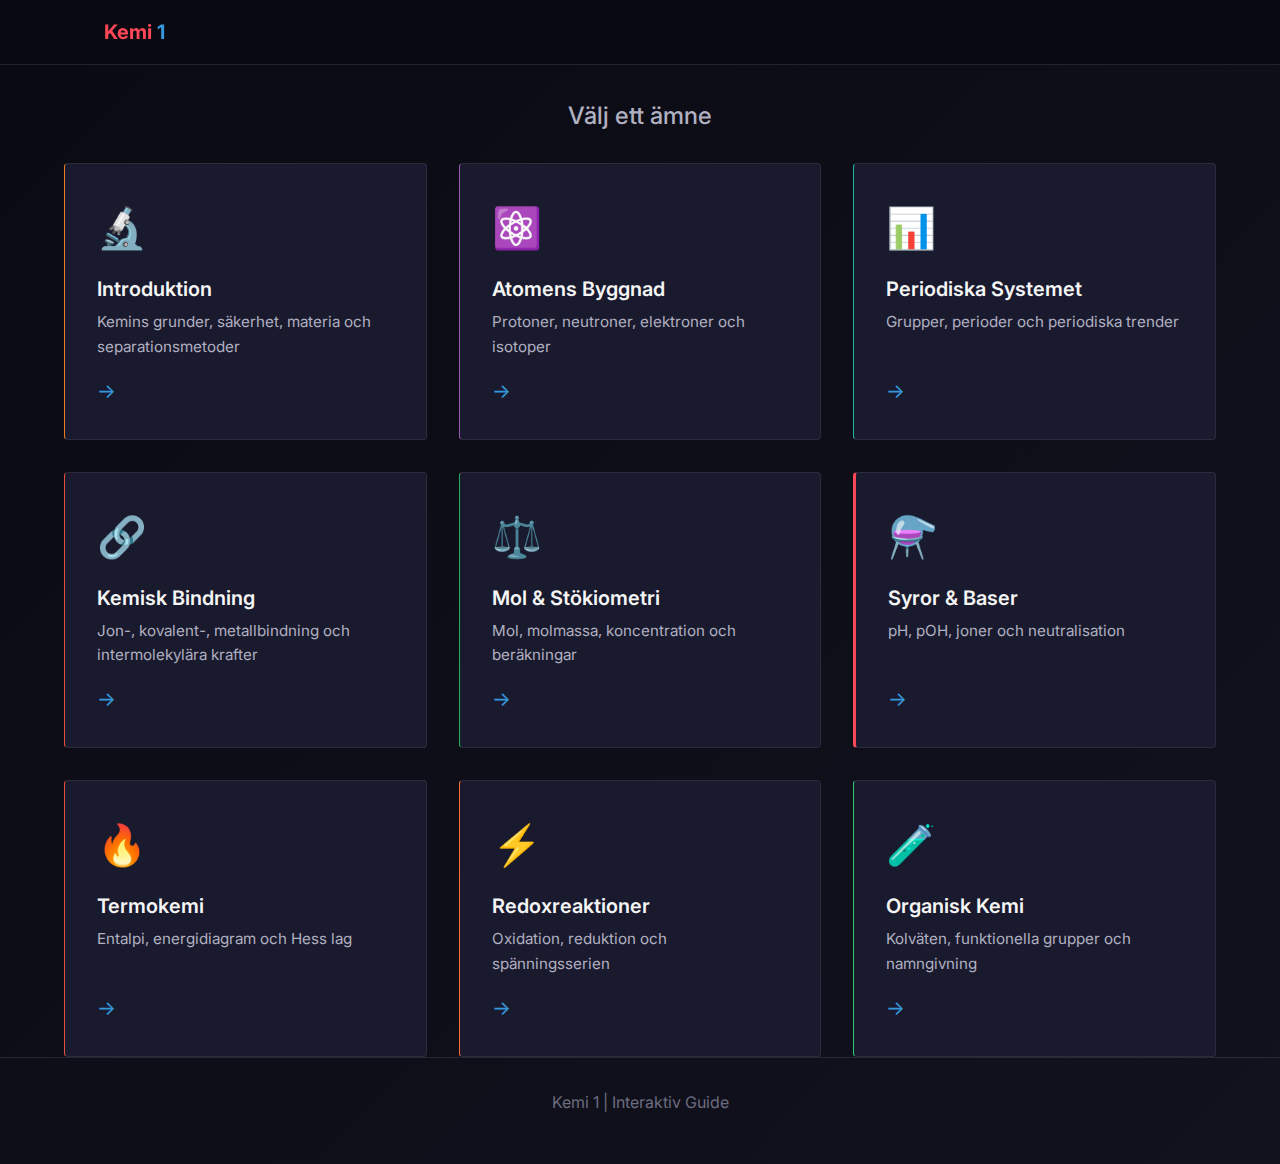
<file: index.html>
<!DOCTYPE html>
<html lang="sv">

<head>
  <meta charset="UTF-8" />
  <meta name="viewport" content="width=device-width, initial-scale=1.0" />
  <title>Kemi 1 | Interaktiv Guide</title>
  <meta name="description" content="Interaktiva guider för Kemi 1. Lär dig om syror, baser, pH och mer." />
  <link rel="preconnect" href="https://fonts.googleapis.com" />
  <link rel="preconnect" href="https://fonts.gstatic.com" crossorigin />
  <link
    href="https://fonts.googleapis.com/css2?family=Inter:wght@400;500;600;700&family=JetBrains+Mono:wght@400;600;700&display=swap"
    rel="stylesheet" />
  <link rel="stylesheet" href="styles.css" />
</head>

<body>
  <header>
    <nav>
      <div class="logo">
        <span class="acid">Kemi</span> <span class="base">1</span>
      </div>
    </nav>
  </header>

  <main class="menu-page">
    <div class="container">
      <h1 class="menu-title">Välj ett ämne</h1>

      <div class="topic-grid">
        <a href="introduktion/" class="topic-card topic-card-intro">
          <div class="topic-icon">🔬</div>
          <h3>Introduktion</h3>
          <p>Kemins grunder, säkerhet, materia och separationsmetoder</p>
          <span class="topic-arrow">→</span>
        </a>

        <a href="atomer/" class="topic-card topic-card-atom">
          <div class="topic-icon">⚛️</div>
          <h3>Atomens Byggnad</h3>
          <p>Protoner, neutroner, elektroner och isotoper</p>
          <span class="topic-arrow">→</span>
        </a>

        <a href="periodiska-systemet/" class="topic-card topic-card-periodic">
          <div class="topic-icon">📊</div>
          <h3>Periodiska Systemet</h3>
          <p>Grupper, perioder och periodiska trender</p>
          <span class="topic-arrow">→</span>
        </a>

        <a href="bindningar/" class="topic-card topic-card-binding">
          <div class="topic-icon">🔗</div>
          <h3>Kemisk Bindning</h3>
          <p>Jon-, kovalent-, metallbindning och intermolekylära krafter</p>
          <span class="topic-arrow">→</span>
        </a>

        <a href="mol-stokiometri/" class="topic-card topic-card-mol">
          <div class="topic-icon">⚖️</div>
          <h3>Mol & Stökiometri</h3>
          <p>Mol, molmassa, koncentration och beräkningar</p>
          <span class="topic-arrow">→</span>
        </a>

        <a href="syror-baser/" class="topic-card topic-card-acid-base">
          <div class="topic-icon">⚗️</div>
          <h3>Syror & Baser</h3>
          <p>pH, pOH, joner och neutralisation</p>
          <span class="topic-arrow">→</span>
        </a>

        <a href="termokemi/" class="topic-card topic-card-thermo">
          <div class="topic-icon">🔥</div>
          <h3>Termokemi</h3>
          <p>Entalpi, energidiagram och Hess lag</p>
          <span class="topic-arrow">→</span>
        </a>

        <a href="redox/" class="topic-card topic-card-redox">
          <div class="topic-icon">⚡</div>
          <h3>Redoxreaktioner</h3>
          <p>Oxidation, reduktion och spänningsserien</p>
          <span class="topic-arrow">→</span>
        </a>

        <a href="organisk-kemi/" class="topic-card topic-card-organic">
          <div class="topic-icon">🧪</div>
          <h3>Organisk Kemi</h3>
          <p>Kolväten, funktionella grupper och namngivning</p>
          <span class="topic-arrow">→</span>
        </a>
      </div>
    </div>
  </main>

  <footer class="menu-footer">
    <p>Kemi 1 | Interaktiv Guide</p>
  </footer>
</body>

</html>
</file>
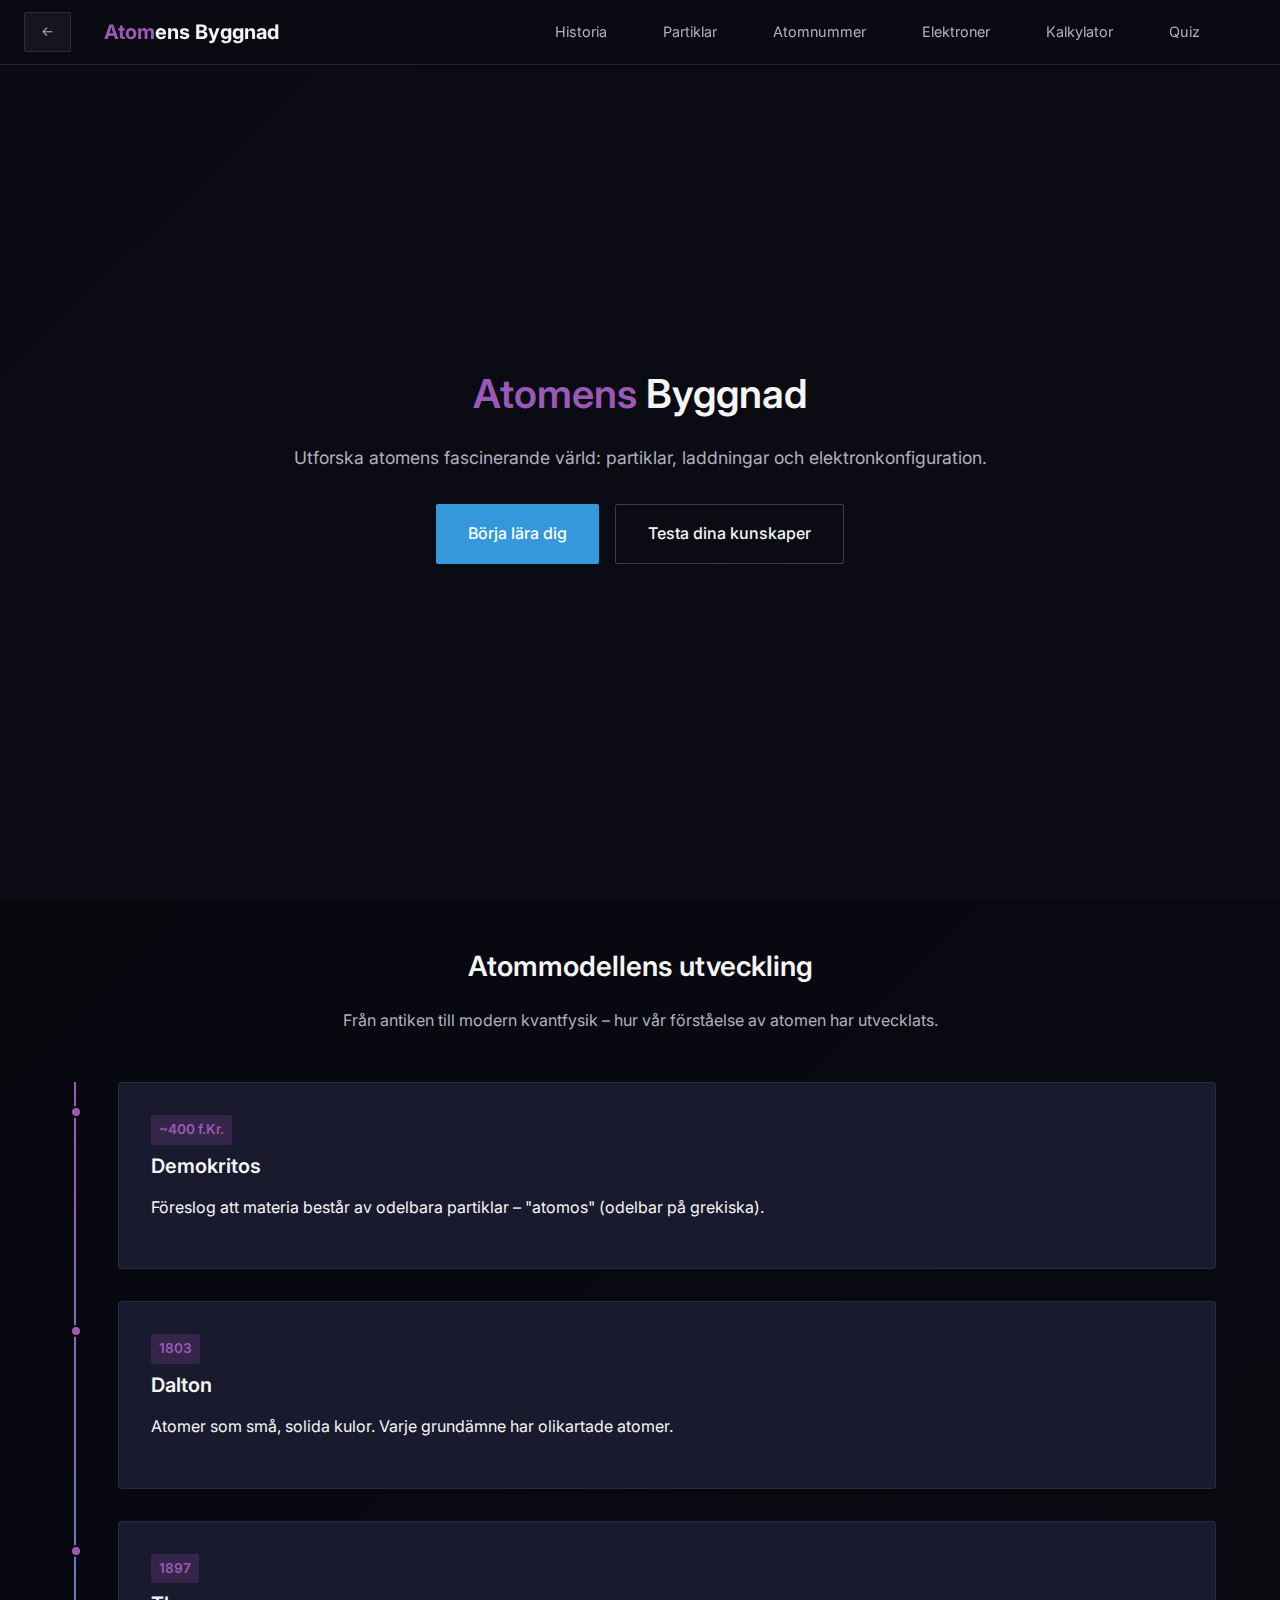
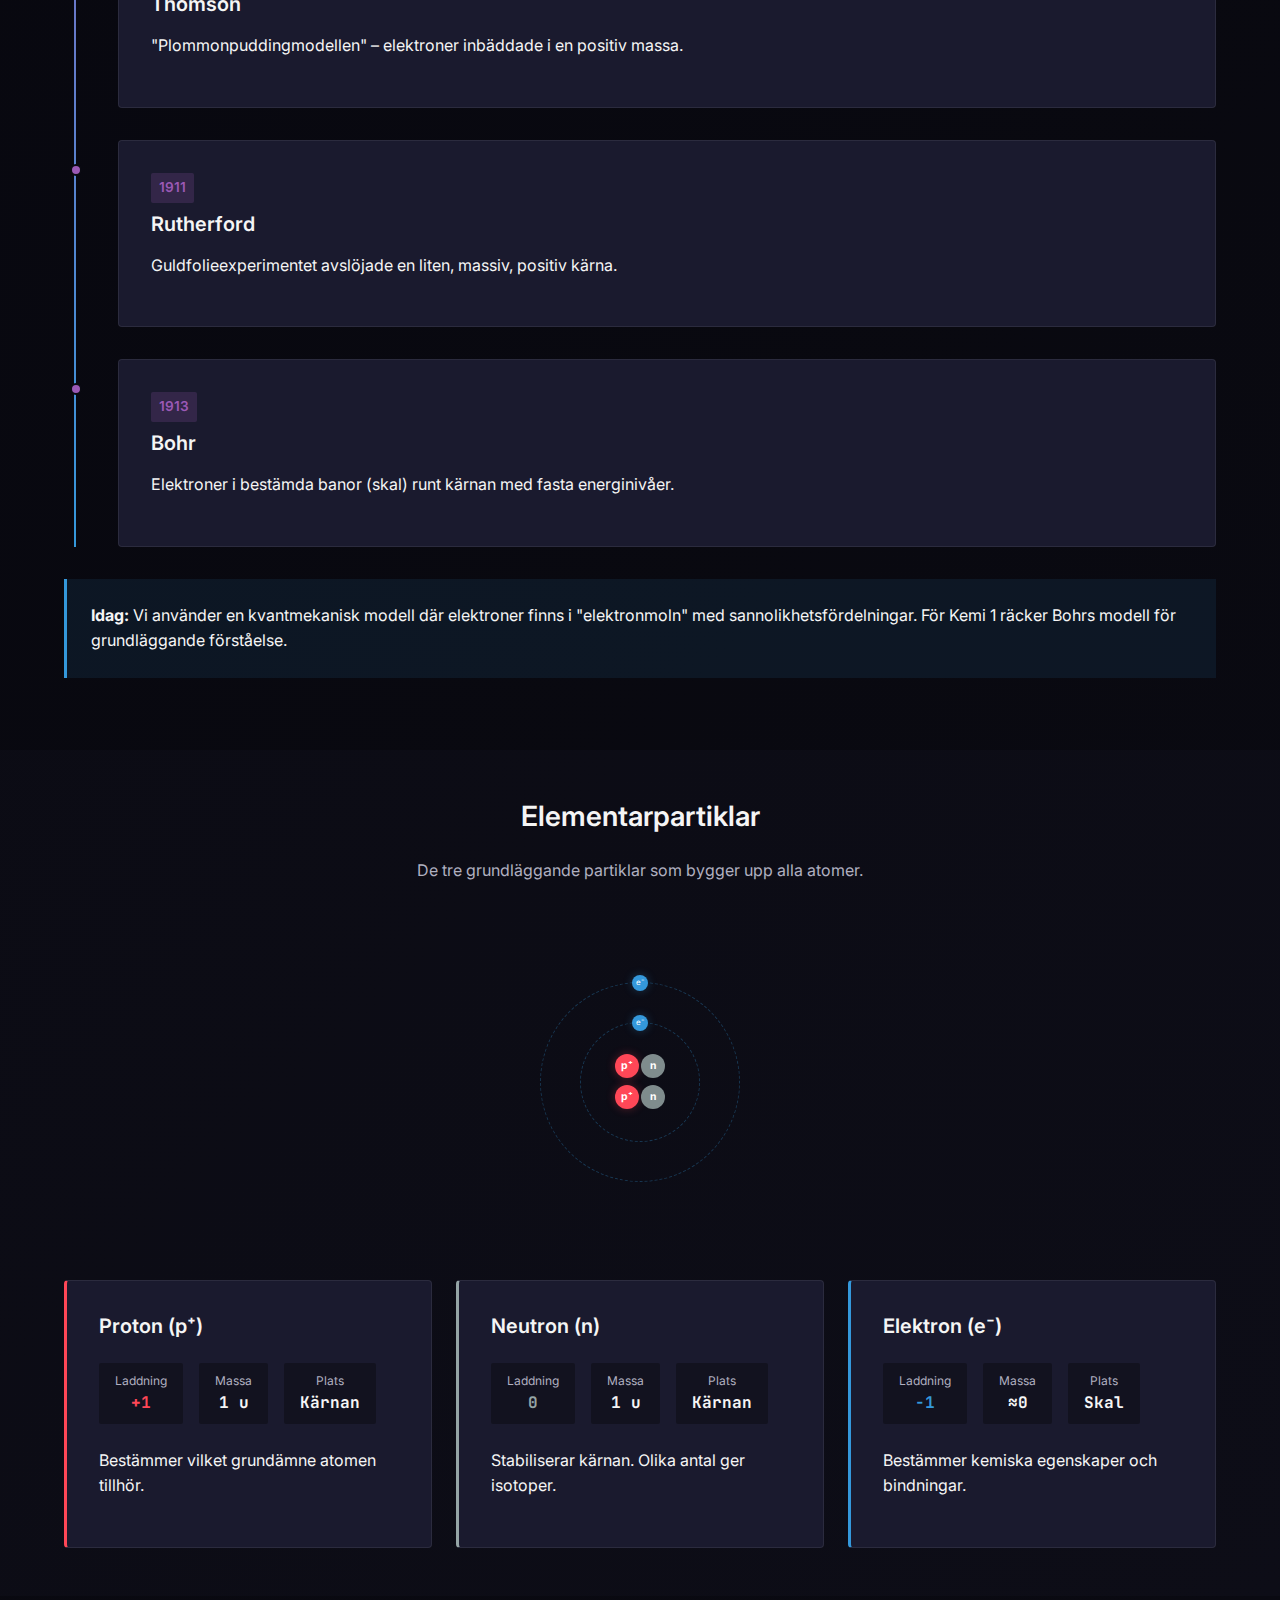
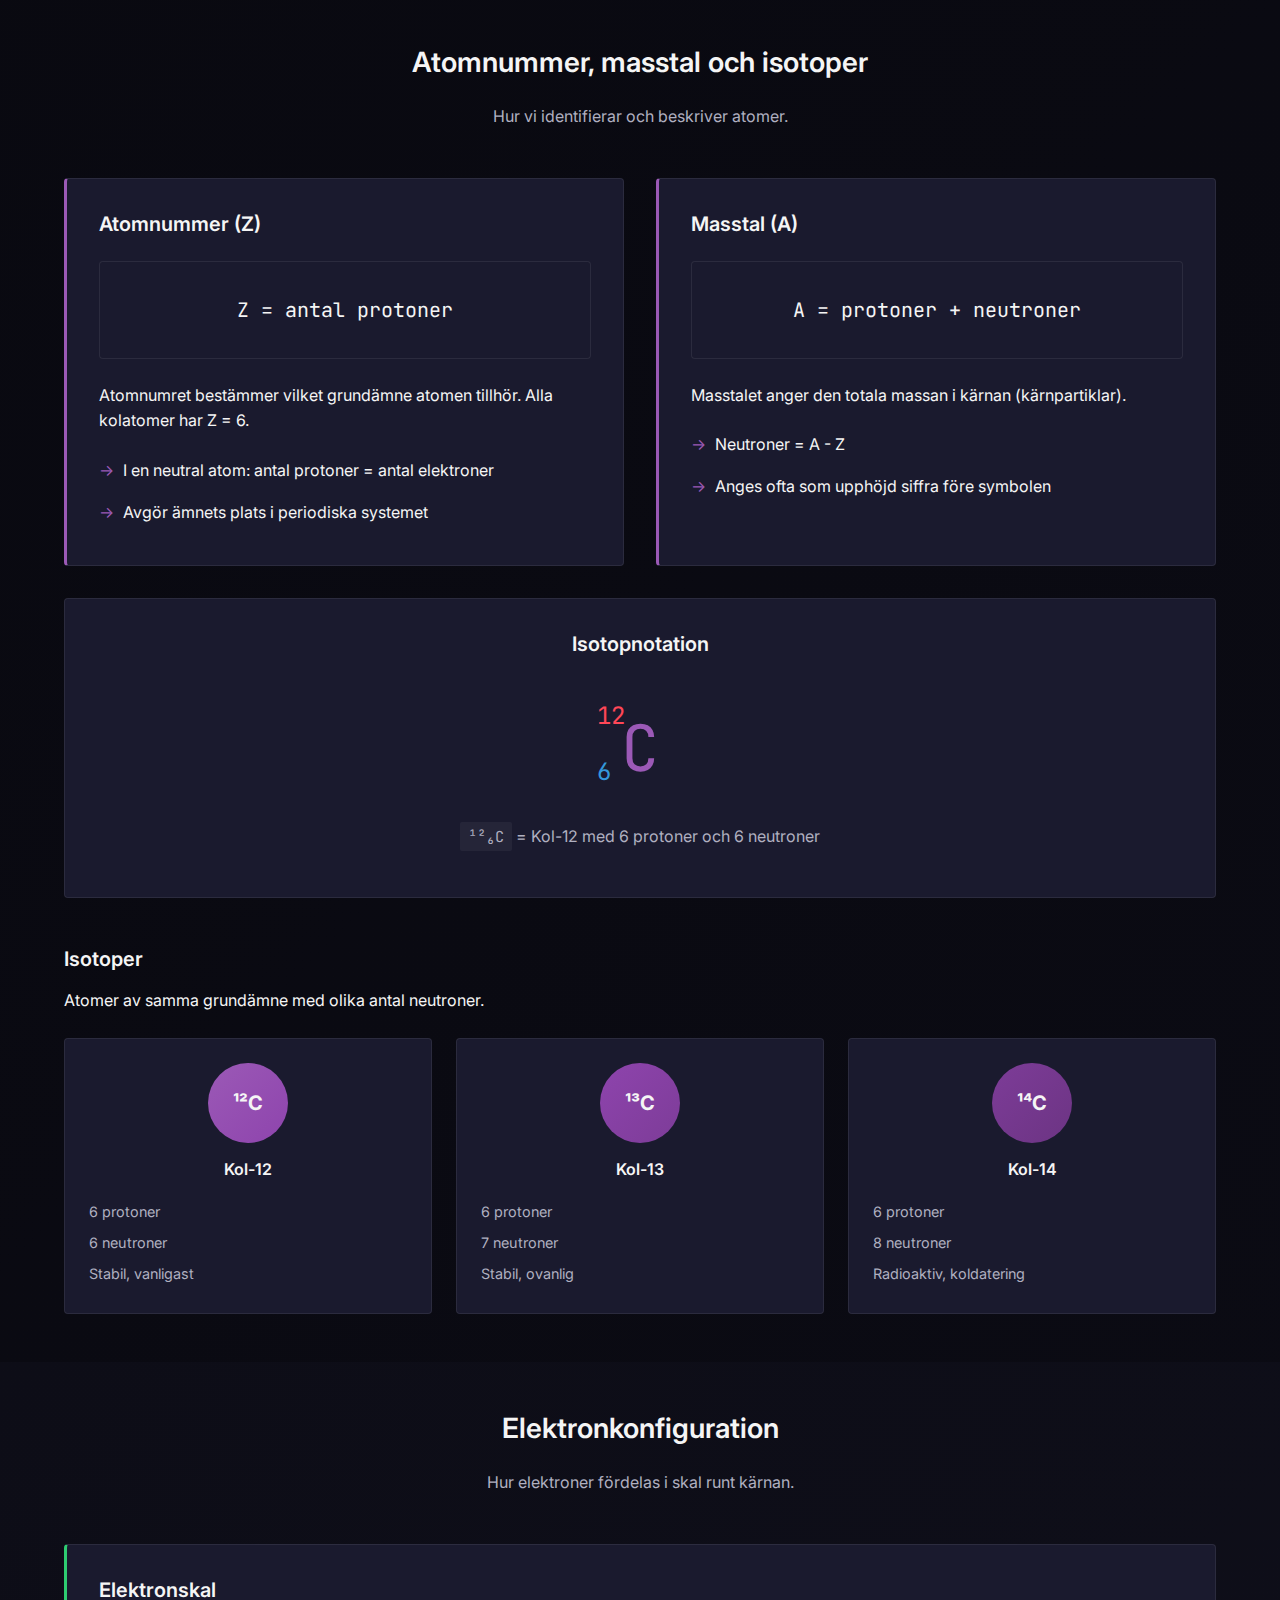
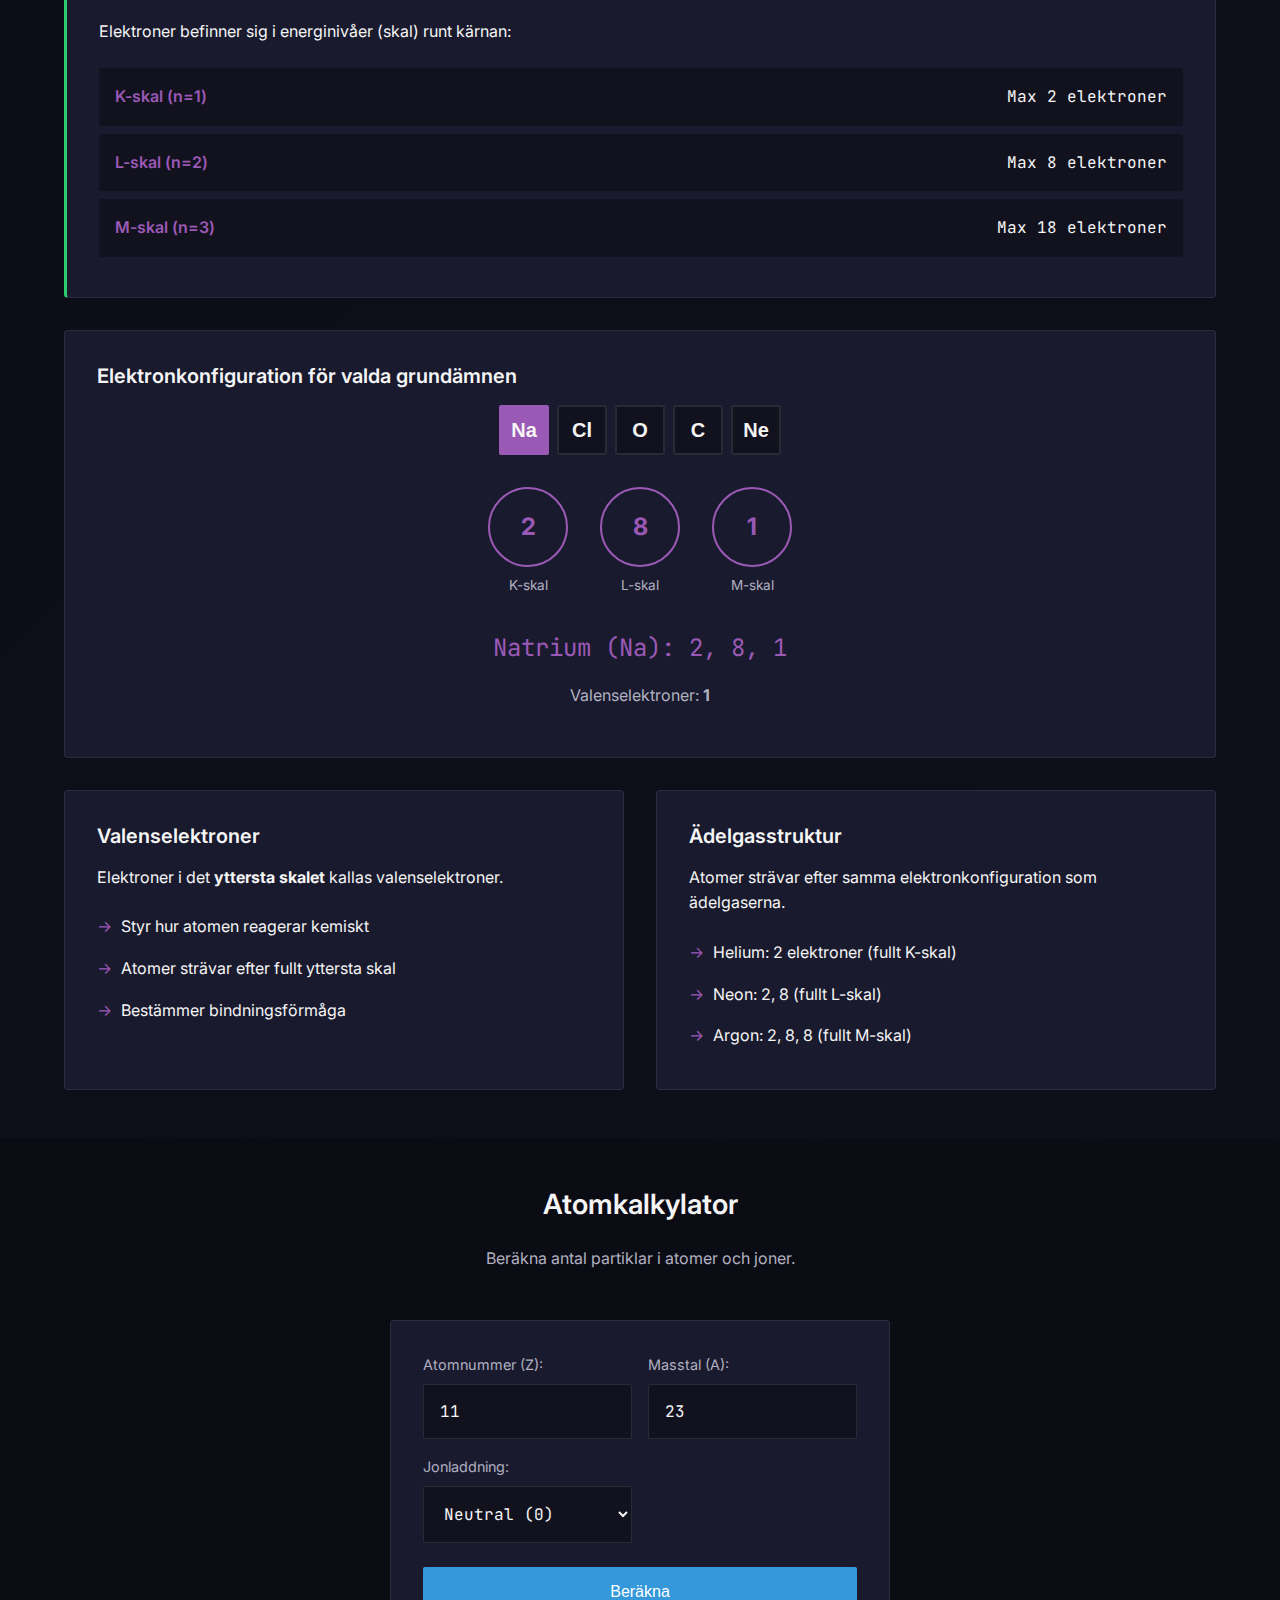
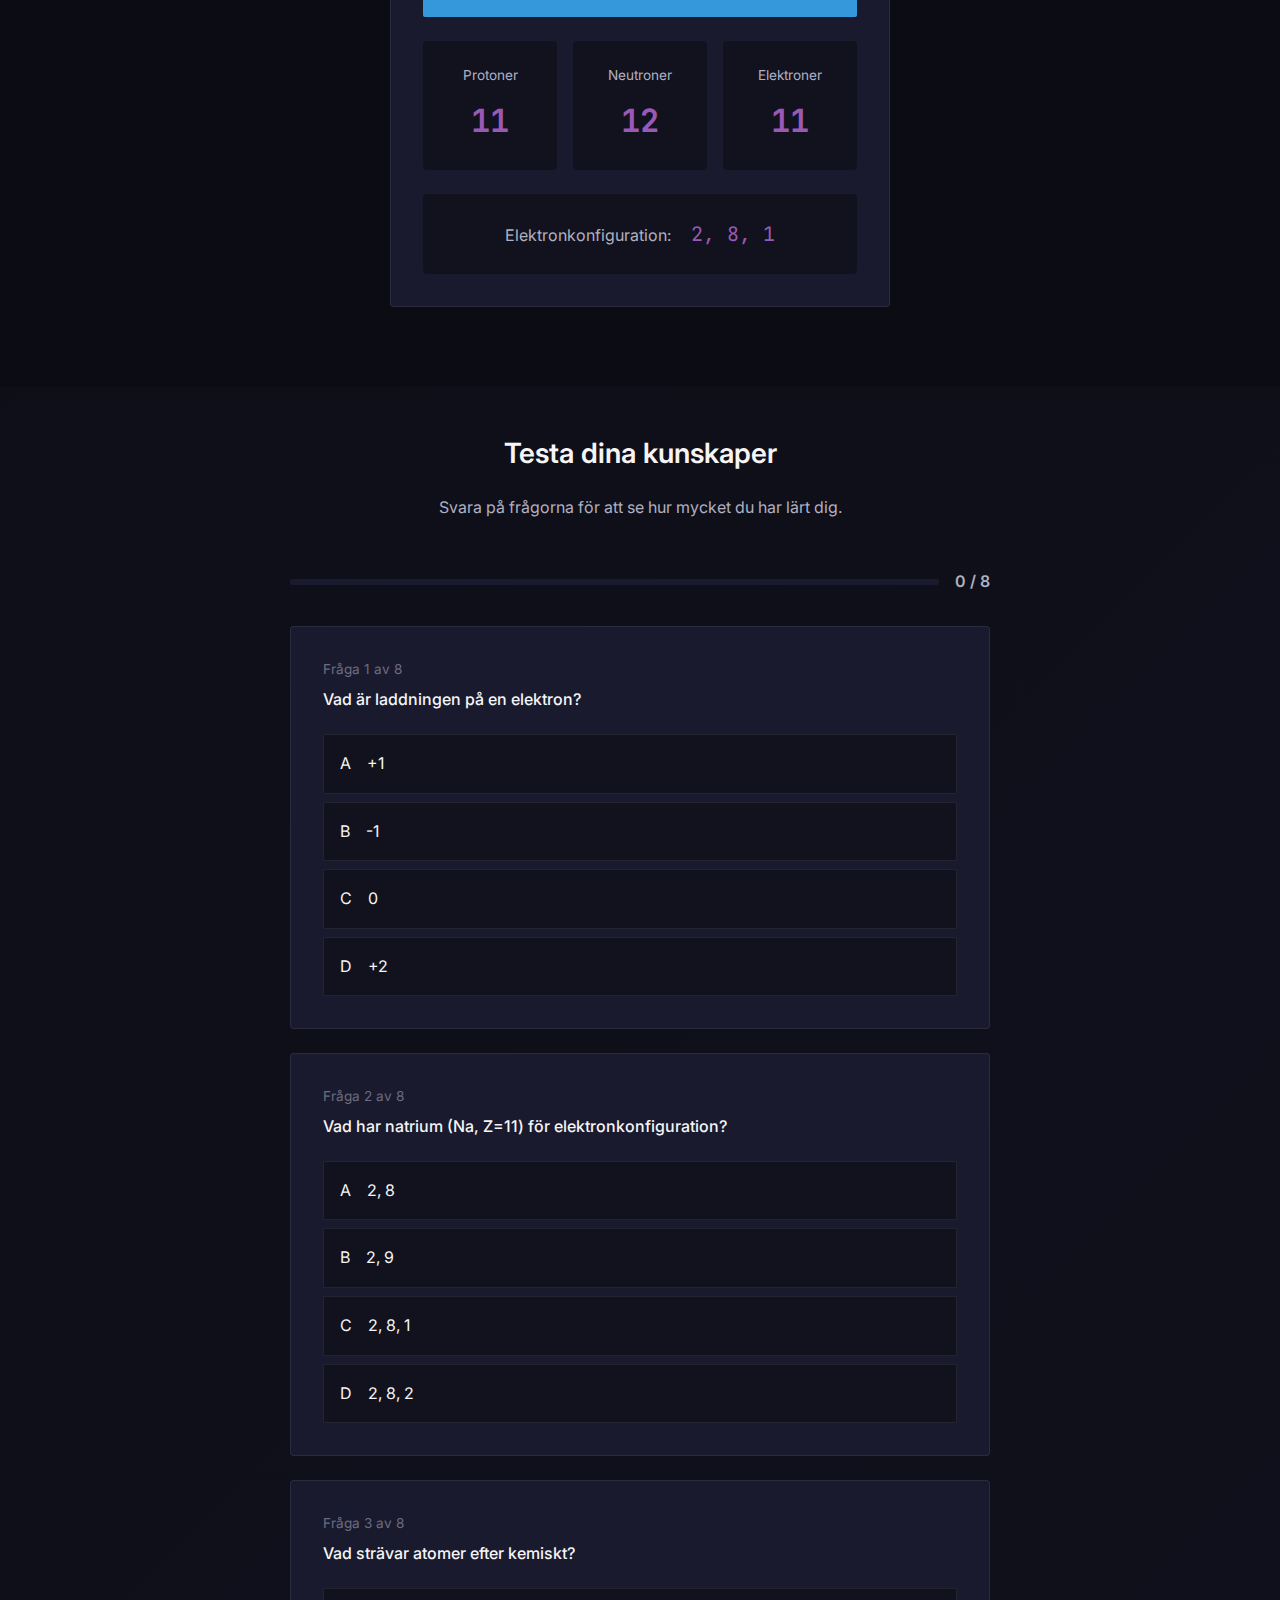
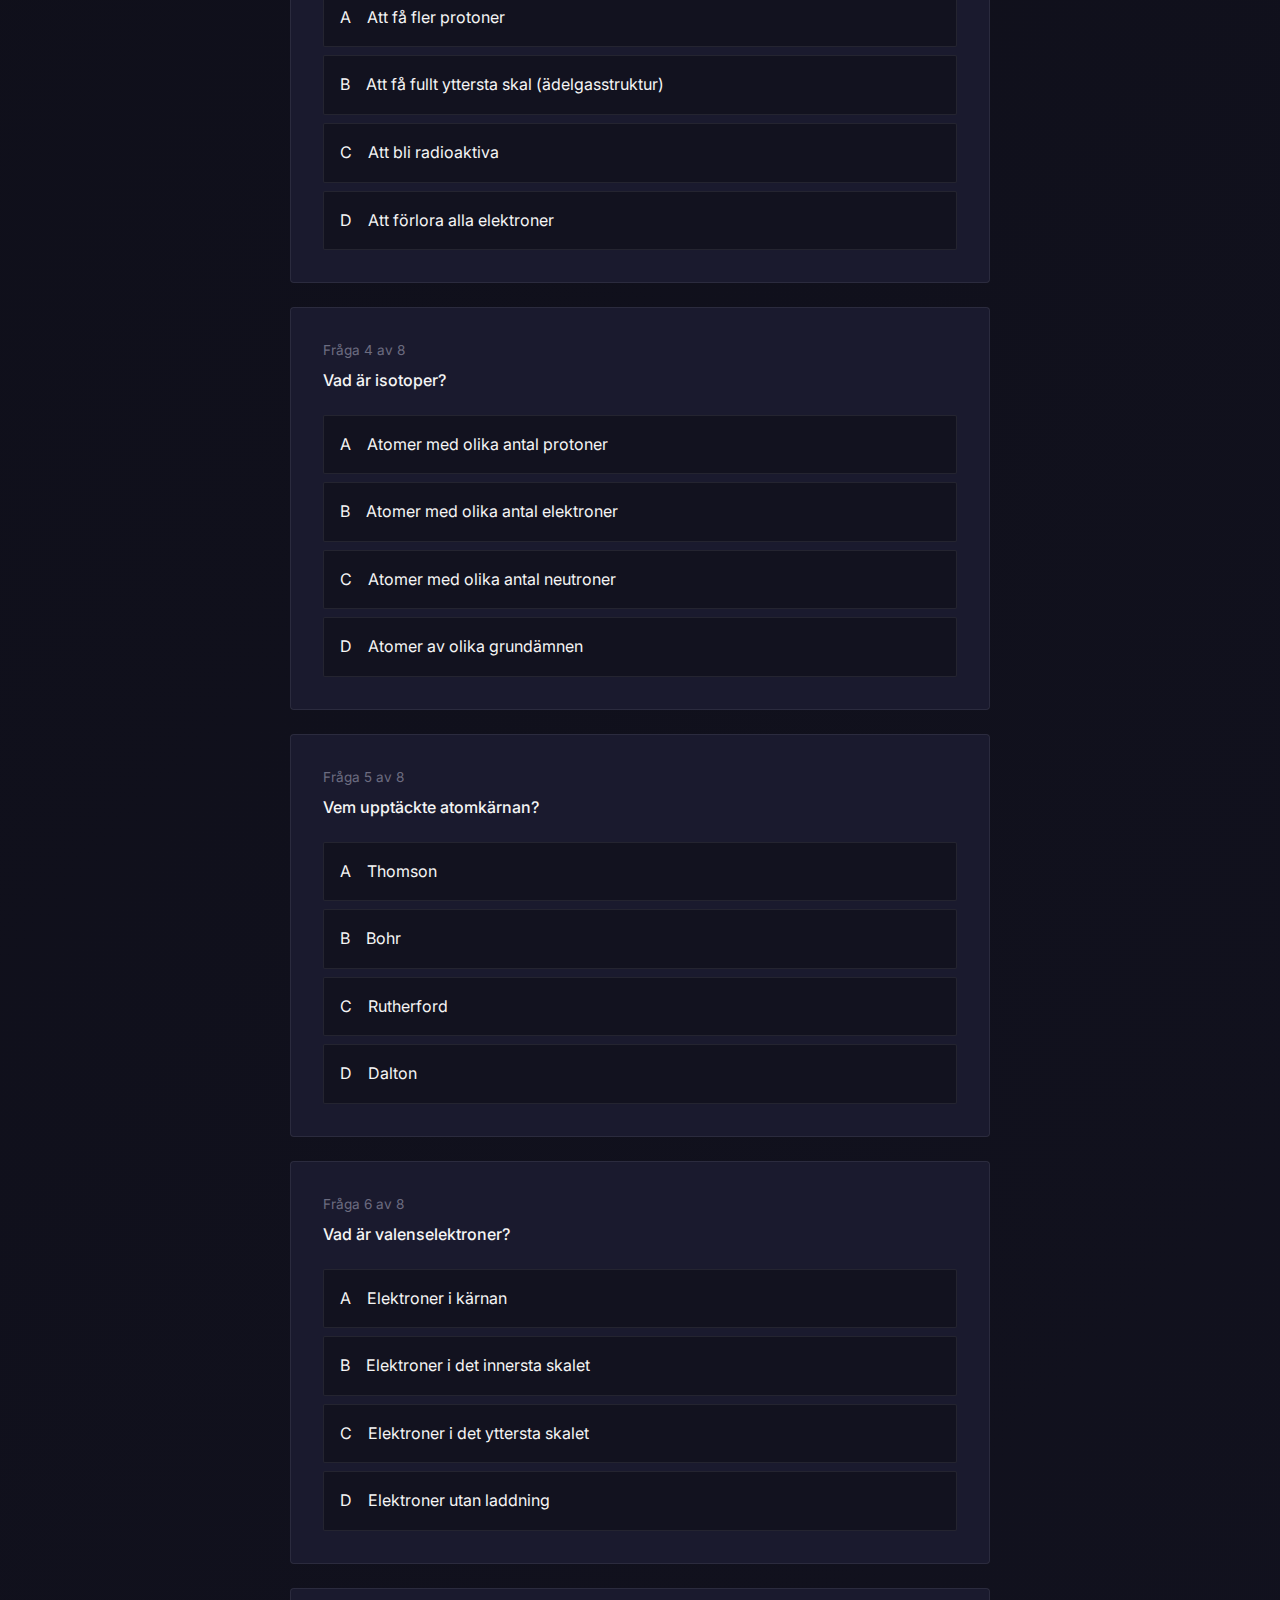
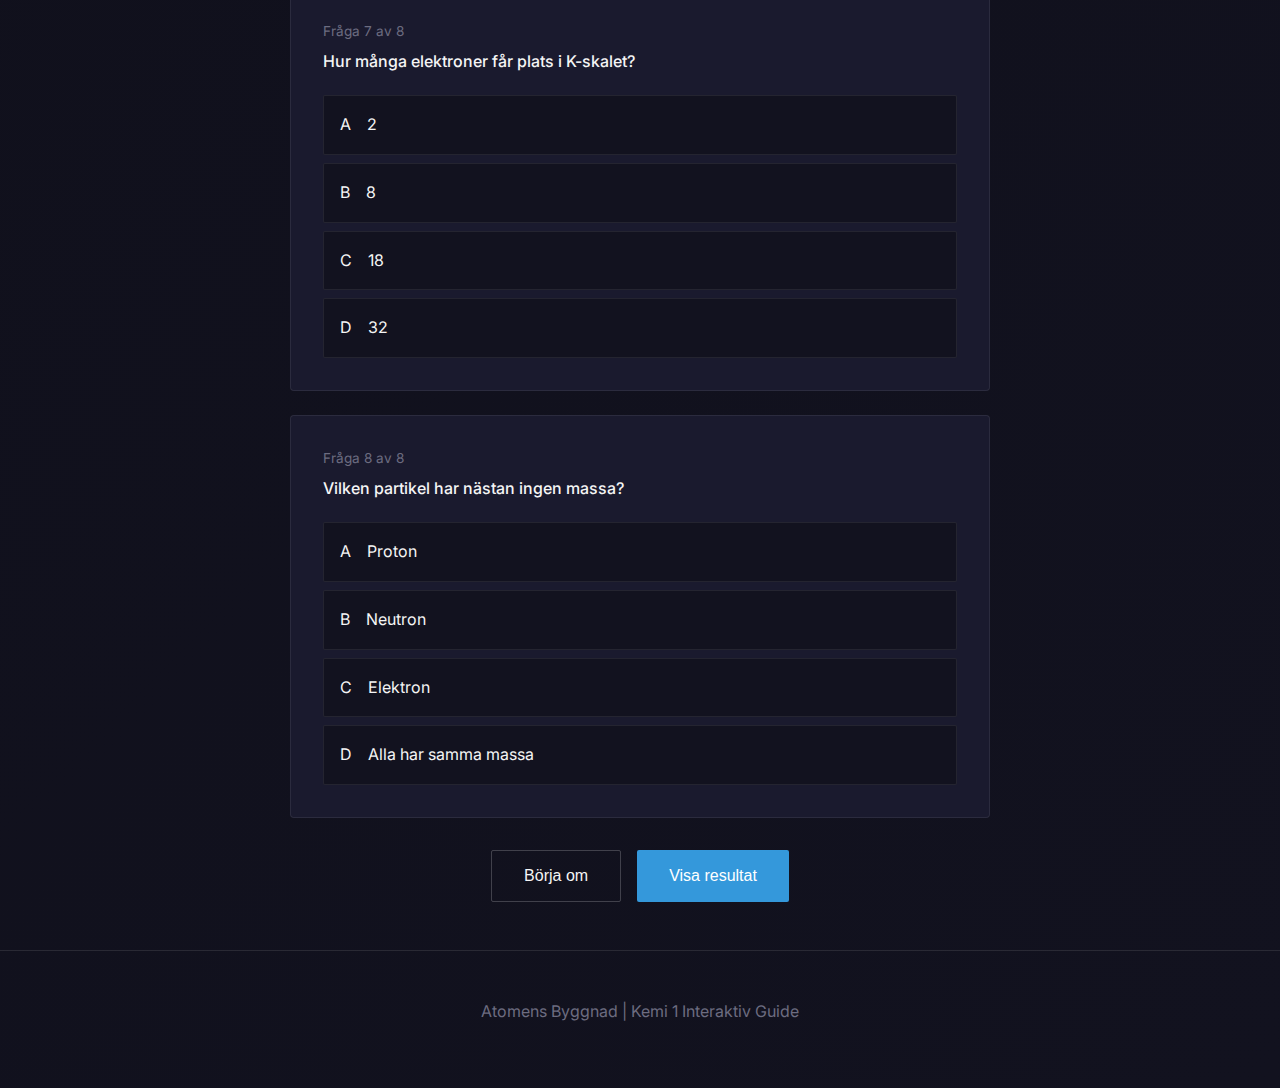
<file: atomer/index.html>
<!DOCTYPE html>
<html lang="sv">

<head>
    <meta charset="UTF-8" />
    <meta name="viewport" content="width=device-width, initial-scale=1.0" />
    <title>Atomens Byggnad | Kemi 1</title>
    <meta name="description" content="Lär dig om atomer, protoner, neutroner, elektroner och elektronkonfiguration." />
    <link rel="preconnect" href="https://fonts.googleapis.com" />
    <link rel="preconnect" href="https://fonts.gstatic.com" crossorigin />
    <link
        href="https://fonts.googleapis.com/css2?family=Inter:wght@400;500;600;700&family=JetBrains+Mono:wght@400;600;700&display=swap"
        rel="stylesheet" />
    <link rel="icon" href="favicon.svg" type="image/svg+xml" />
    <link rel="stylesheet" href="../styles.css" />
    <link rel="stylesheet" href="atom-styles.css" />
</head>

<body>
    <header>
        <nav>
            <a href="../" class="nav-back">←</a>
            <a href="../" class="logo">
                <span class="atom-accent">Atom</span>ens Byggnad
            </a>
            <button class="nav-toggle" aria-label="Meny">&#9776;</button>
            <ul class="nav-links">
                <li><a href="#historia">Historia</a></li>
                <li><a href="#partiklar">Partiklar</a></li>
                <li><a href="#atomnummer">Atomnummer</a></li>
                <li><a href="#elektroner">Elektroner</a></li>
                <li><a href="#kalkylator">Kalkylator</a></li>
                <li><a href="#quiz">Quiz</a></li>
            </ul>
        </nav>
    </header>

    <main>
        <!-- Hero Section -->
        <section class="hero" id="hem">
            <div class="hero-content">
                <h1>
                    <span class="text-atom">Atomens</span> Byggnad
                </h1>
                <p>
                    Utforska atomens fascinerande värld: partiklar, laddningar och elektronkonfiguration.
                </p>
                <div class="flex-center">
                    <a href="#historia" class="btn btn-primary">Börja lära dig</a>
                    <a href="#quiz" class="btn btn-secondary">Testa dina kunskaper</a>
                </div>
            </div>
        </section>

        <!-- History Section -->
        <section id="historia">
            <div class="container">
                <div class="section-header">
                    <h2>Atommodellens utveckling</h2>
                    <p>Från antiken till modern kvantfysik – hur vår förståelse av atomen har utvecklats.</p>
                </div>

                <div class="timeline">
                    <div class="timeline-item">
                        <div class="timeline-marker"></div>
                        <div class="timeline-content card">
                            <span class="timeline-year">~400 f.Kr.</span>
                            <h3>Demokritos</h3>
                            <p>Föreslog att materia består av odelbara partiklar – "atomos" (odelbar på grekiska).</p>
                        </div>
                    </div>
                    <div class="timeline-item">
                        <div class="timeline-marker"></div>
                        <div class="timeline-content card">
                            <span class="timeline-year">1803</span>
                            <h3>Dalton</h3>
                            <p>Atomer som små, solida kulor. Varje grundämne har olikartade atomer.</p>
                        </div>
                    </div>
                    <div class="timeline-item">
                        <div class="timeline-marker"></div>
                        <div class="timeline-content card">
                            <span class="timeline-year">1897</span>
                            <h3>Thomson</h3>
                            <p>"Plommonpuddingmodellen" – elektroner inbäddade i en positiv massa.</p>
                        </div>
                    </div>
                    <div class="timeline-item">
                        <div class="timeline-marker"></div>
                        <div class="timeline-content card">
                            <span class="timeline-year">1911</span>
                            <h3>Rutherford</h3>
                            <p>Guldfolieexperimentet avslöjade en liten, massiv, positiv kärna.</p>
                        </div>
                    </div>
                    <div class="timeline-item">
                        <div class="timeline-marker"></div>
                        <div class="timeline-content card">
                            <span class="timeline-year">1913</span>
                            <h3>Bohr</h3>
                            <p>Elektroner i bestämda banor (skal) runt kärnan med fasta energinivåer.</p>
                        </div>
                    </div>
                </div>

                <div class="info-box mt-xl">
                    <strong>Idag:</strong> Vi använder en kvantmekanisk modell där elektroner finns i "elektronmoln" med
                    sannolikhetsfördelningar. För Kemi 1 räcker Bohrs modell för grundläggande förståelse.
                </div>
            </div>
        </section>

        <!-- Particles Section -->
        <section id="partiklar">
            <div class="container">
                <div class="section-header">
                    <h2>Elementarpartiklar</h2>
                    <p>De tre grundläggande partiklar som bygger upp alla atomer.</p>
                </div>

                <div class="atom-visual">
                    <div class="nucleus">
                        <div class="proton" title="Proton">p⁺</div>
                        <div class="neutron" title="Neutron">n</div>
                        <div class="proton" title="Proton">p⁺</div>
                        <div class="neutron" title="Neutron">n</div>
                    </div>
                    <div class="electron-orbit orbit-1">
                        <div class="electron">e⁻</div>
                    </div>
                    <div class="electron-orbit orbit-2">
                        <div class="electron">e⁻</div>
                    </div>
                </div>

                <div class="grid-3 mt-xl">
                    <div class="card card-proton">
                        <h3>Proton (p⁺)</h3>
                        <div class="particle-stats">
                            <div class="stat">
                                <span class="stat-label">Laddning</span>
                                <span class="stat-value positive">+1</span>
                            </div>
                            <div class="stat">
                                <span class="stat-label">Massa</span>
                                <span class="stat-value">1 u</span>
                            </div>
                            <div class="stat">
                                <span class="stat-label">Plats</span>
                                <span class="stat-value">Kärnan</span>
                            </div>
                        </div>
                        <p>Bestämmer vilket grundämne atomen tillhör.</p>
                    </div>

                    <div class="card card-neutron">
                        <h3>Neutron (n)</h3>
                        <div class="particle-stats">
                            <div class="stat">
                                <span class="stat-label">Laddning</span>
                                <span class="stat-value neutral">0</span>
                            </div>
                            <div class="stat">
                                <span class="stat-label">Massa</span>
                                <span class="stat-value">1 u</span>
                            </div>
                            <div class="stat">
                                <span class="stat-label">Plats</span>
                                <span class="stat-value">Kärnan</span>
                            </div>
                        </div>
                        <p>Stabiliserar kärnan. Olika antal ger isotoper.</p>
                    </div>

                    <div class="card card-electron">
                        <h3>Elektron (e⁻)</h3>
                        <div class="particle-stats">
                            <div class="stat">
                                <span class="stat-label">Laddning</span>
                                <span class="stat-value negative">-1</span>
                            </div>
                            <div class="stat">
                                <span class="stat-label">Massa</span>
                                <span class="stat-value">≈0</span>
                            </div>
                            <div class="stat">
                                <span class="stat-label">Plats</span>
                                <span class="stat-value">Skal</span>
                            </div>
                        </div>
                        <p>Bestämmer kemiska egenskaper och bindningar.</p>
                    </div>
                </div>
            </div>
        </section>

        <!-- Atomic Number Section -->
        <section id="atomnummer">
            <div class="container">
                <div class="section-header">
                    <h2>Atomnummer, masstal och isotoper</h2>
                    <p>Hur vi identifierar och beskriver atomer.</p>
                </div>

                <div class="grid-2">
                    <div class="card card-atom">
                        <h3>Atomnummer (Z)</h3>
                        <div class="formula-block">Z = antal protoner</div>
                        <p>Atomnumret bestämmer vilket grundämne atomen tillhör. Alla kolatomer har Z = 6.</p>
                        <ul class="info-list">
                            <li>I en neutral atom: antal protoner = antal elektroner</li>
                            <li>Avgör ämnets plats i periodiska systemet</li>
                        </ul>
                    </div>

                    <div class="card card-atom">
                        <h3>Masstal (A)</h3>
                        <div class="formula-block">A = protoner + neutroner</div>
                        <p>Masstalet anger den totala massan i kärnan (kärnpartiklar).</p>
                        <ul class="info-list">
                            <li>Neutroner = A - Z</li>
                            <li>Anges ofta som upphöjd siffra före symbolen</li>
                        </ul>
                    </div>
                </div>

                <div class="isotope-display mt-xl">
                    <h3>Isotopnotation</h3>
                    <div class="isotope-example">
                        <span class="isotope-mass">12</span>
                        <span class="isotope-symbol">C</span>
                        <span class="isotope-number">6</span>
                    </div>
                    <p class="isotope-explanation">
                        <span class="formula">¹²₆C</span> = Kol-12 med 6 protoner och 6 neutroner
                    </p>
                </div>

                <h3 class="mt-2xl">Isotoper</h3>
                <p>Atomer av samma grundämne med olika antal neutroner.</p>

                <div class="isotope-comparison">
                    <div class="isotope-card">
                        <div class="isotope-nucleus nucleus-c12">
                            <span>¹²C</span>
                        </div>
                        <h4>Kol-12</h4>
                        <ul>
                            <li>6 protoner</li>
                            <li>6 neutroner</li>
                            <li>Stabil, vanligast</li>
                        </ul>
                    </div>
                    <div class="isotope-card">
                        <div class="isotope-nucleus nucleus-c13">
                            <span>¹³C</span>
                        </div>
                        <h4>Kol-13</h4>
                        <ul>
                            <li>6 protoner</li>
                            <li>7 neutroner</li>
                            <li>Stabil, ovanlig</li>
                        </ul>
                    </div>
                    <div class="isotope-card">
                        <div class="isotope-nucleus nucleus-c14">
                            <span>¹⁴C</span>
                        </div>
                        <h4>Kol-14</h4>
                        <ul>
                            <li>6 protoner</li>
                            <li>8 neutroner</li>
                            <li>Radioaktiv, koldatering</li>
                        </ul>
                    </div>
                </div>
            </div>
        </section>

        <!-- Electron Configuration Section -->
        <section id="elektroner">
            <div class="container">
                <div class="section-header">
                    <h2>Elektronkonfiguration</h2>
                    <p>Hur elektroner fördelas i skal runt kärnan.</p>
                </div>

                <div class="card card-neutral">
                    <h3>Elektronskal</h3>
                    <p>Elektroner befinner sig i energinivåer (skal) runt kärnan:</p>
                    <div class="shell-table">
                        <div class="shell-row">
                            <span class="shell-name">K-skal (n=1)</span>
                            <span class="shell-max">Max 2 elektroner</span>
                        </div>
                        <div class="shell-row">
                            <span class="shell-name">L-skal (n=2)</span>
                            <span class="shell-max">Max 8 elektroner</span>
                        </div>
                        <div class="shell-row">
                            <span class="shell-name">M-skal (n=3)</span>
                            <span class="shell-max">Max 18 elektroner</span>
                        </div>
                    </div>
                </div>

                <div class="shell-visualizer mt-xl">
                    <h3>Elektronkonfiguration för valda grundämnen</h3>
                    <div class="element-selector">
                        <button class="element-btn active" data-element="Na">Na</button>
                        <button class="element-btn" data-element="Cl">Cl</button>
                        <button class="element-btn" data-element="O">O</button>
                        <button class="element-btn" data-element="C">C</button>
                        <button class="element-btn" data-element="Ne">Ne</button>
                    </div>

                    <div class="shell-diagram" id="shellDiagram">
                        <!-- Populated by JS -->
                    </div>

                    <div class="config-info" id="configInfo">
                        <!-- Populated by JS -->
                    </div>
                </div>

                <div class="grid-2 mt-xl">
                    <div class="card">
                        <h3>Valenselektroner</h3>
                        <p>Elektroner i det <strong>yttersta skalet</strong> kallas valenselektroner.</p>
                        <ul class="info-list">
                            <li>Styr hur atomen reagerar kemiskt</li>
                            <li>Atomer strävar efter fullt yttersta skal</li>
                            <li>Bestämmer bindningsförmåga</li>
                        </ul>
                    </div>

                    <div class="card">
                        <h3>Ädelgasstruktur</h3>
                        <p>Atomer strävar efter samma elektronkonfiguration som ädelgaserna.</p>
                        <ul class="info-list">
                            <li>Helium: 2 elektroner (fullt K-skal)</li>
                            <li>Neon: 2, 8 (fullt L-skal)</li>
                            <li>Argon: 2, 8, 8 (fullt M-skal)</li>
                        </ul>
                    </div>
                </div>
            </div>
        </section>

        <!-- Calculator Section -->
        <section id="kalkylator">
            <div class="container">
                <div class="section-header">
                    <h2>Atomkalkylator</h2>
                    <p>Beräkna antal partiklar i atomer och joner.</p>
                </div>

                <div class="calculator">
                    <div class="calc-inputs">
                        <div class="calc-field">
                            <label for="atomNumber">Atomnummer (Z):</label>
                            <input type="number" id="atomNumber" min="1" max="118" value="11" />
                        </div>
                        <div class="calc-field">
                            <label for="massNumber">Masstal (A):</label>
                            <input type="number" id="massNumber" min="1" max="300" value="23" />
                        </div>
                        <div class="calc-field">
                            <label for="ionCharge">Jonladdning:</label>
                            <select id="ionCharge">
                                <option value="0">Neutral (0)</option>
                                <option value="1">+1</option>
                                <option value="2">+2</option>
                                <option value="3">+3</option>
                                <option value="-1">-1</option>
                                <option value="-2">-2</option>
                                <option value="-3">-3</option>
                            </select>
                        </div>
                    </div>

                    <button class="btn btn-primary btn-full" onclick="calculateParticles()">Beräkna</button>

                    <div class="calc-results mt-lg" id="calcResults">
                        <div class="result-box">
                            <span class="result-label">Protoner</span>
                            <span class="result-value" id="resultProtons">11</span>
                        </div>
                        <div class="result-box">
                            <span class="result-label">Neutroner</span>
                            <span class="result-value" id="resultNeutrons">12</span>
                        </div>
                        <div class="result-box">
                            <span class="result-label">Elektroner</span>
                            <span class="result-value" id="resultElectrons">11</span>
                        </div>
                    </div>

                    <div class="config-display mt-lg" id="configDisplay">
                        <span class="config-label">Elektronkonfiguration:</span>
                        <span class="config-value" id="configValue">2, 8, 1</span>
                    </div>
                </div>
            </div>
        </section>

        <!-- Quiz Section -->
        <section id="quiz">
            <div class="container">
                <div class="section-header">
                    <h2>Testa dina kunskaper</h2>
                    <p>Svara på frågorna för att se hur mycket du har lärt dig.</p>
                </div>

                <div class="quiz-container">
                    <div class="quiz-progress">
                        <div class="quiz-progress-bar">
                            <div class="quiz-progress-fill" id="quizProgress"></div>
                        </div>
                        <span class="quiz-score" id="quizScore">0 / 0</span>
                    </div>

                    <div id="quizQuestions">
                        <!-- Populated by JS -->
                    </div>

                    <div class="flex-center mt-xl">
                        <button class="btn btn-secondary" onclick="resetQuiz()">Börja om</button>
                        <button class="btn btn-primary" id="checkAnswersBtn" onclick="checkAllAnswers()">Visa
                            resultat</button>
                    </div>
                </div>
            </div>
        </section>
    </main>

    <footer class="site-footer">
        <p>Atomens Byggnad | Kemi 1 Interaktiv Guide</p>
    </footer>

    <script src="atom-script.js"></script>
</body>

</html>
</file>
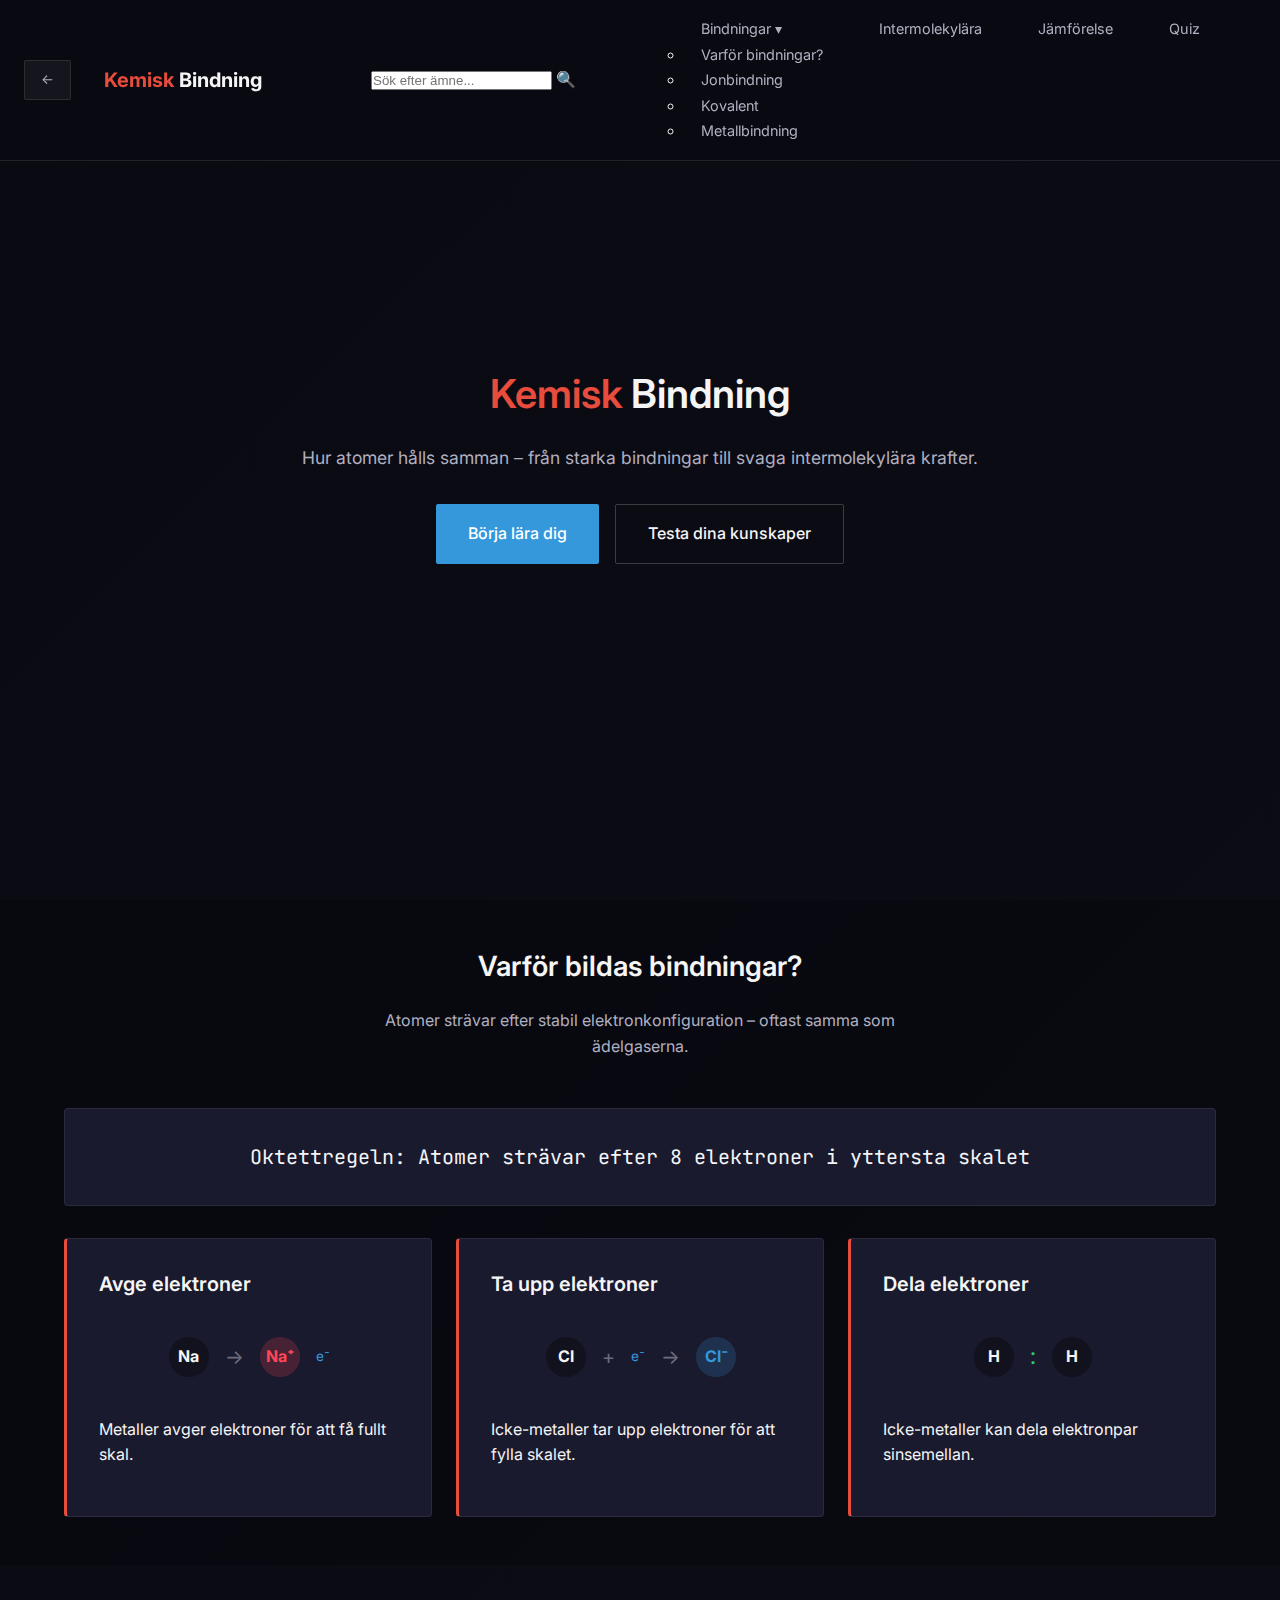
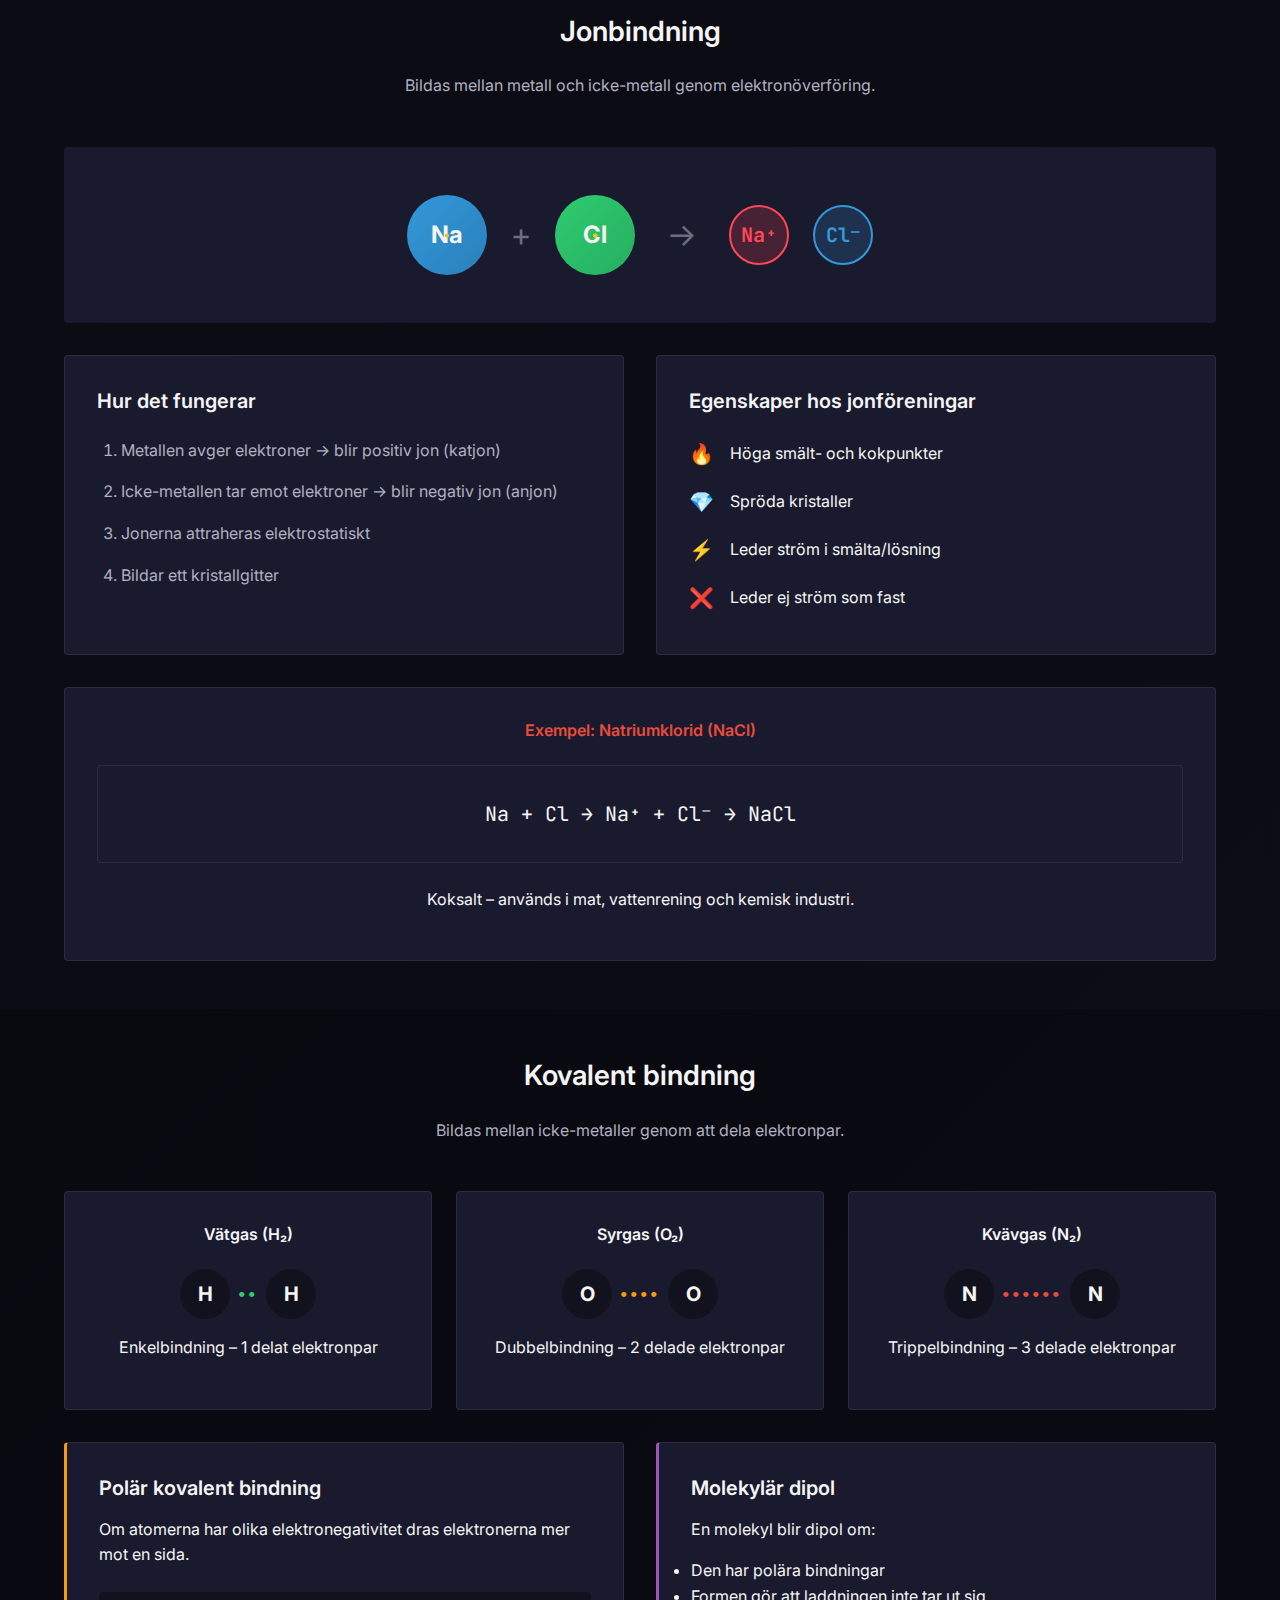
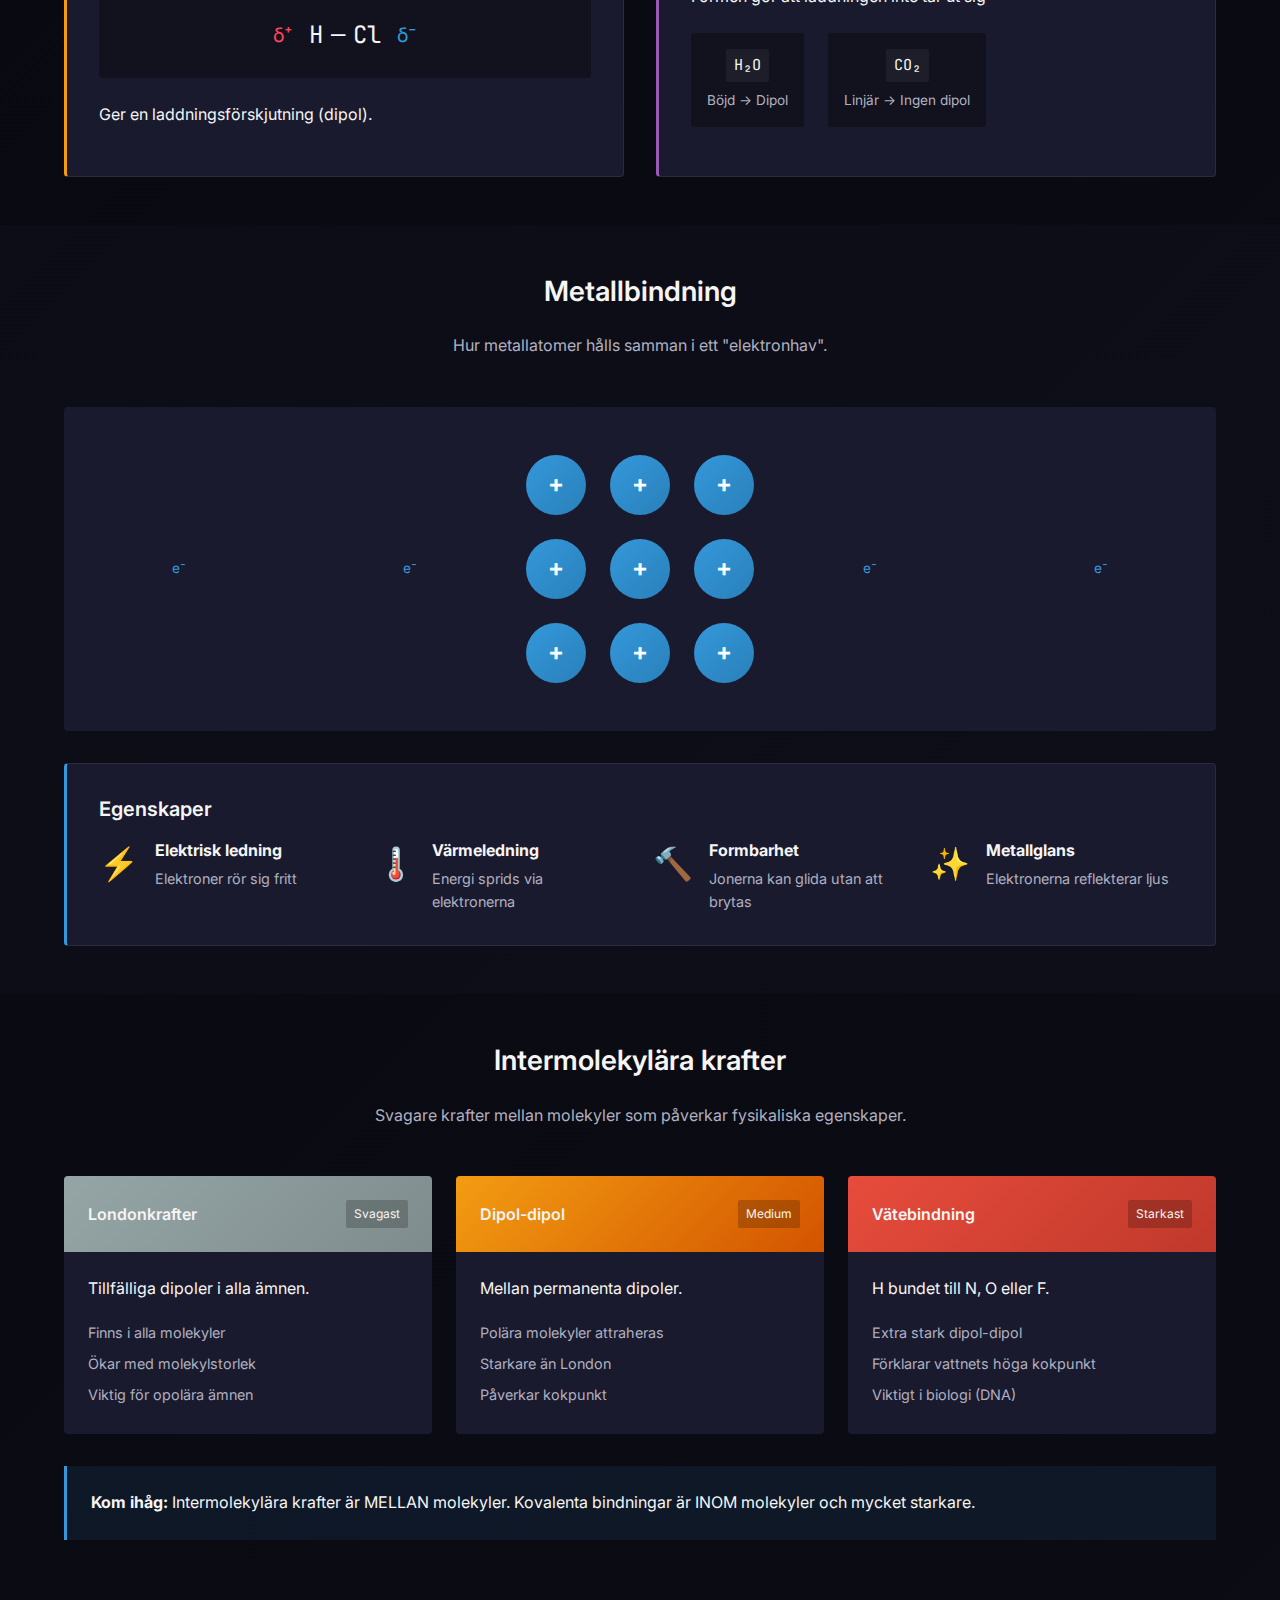
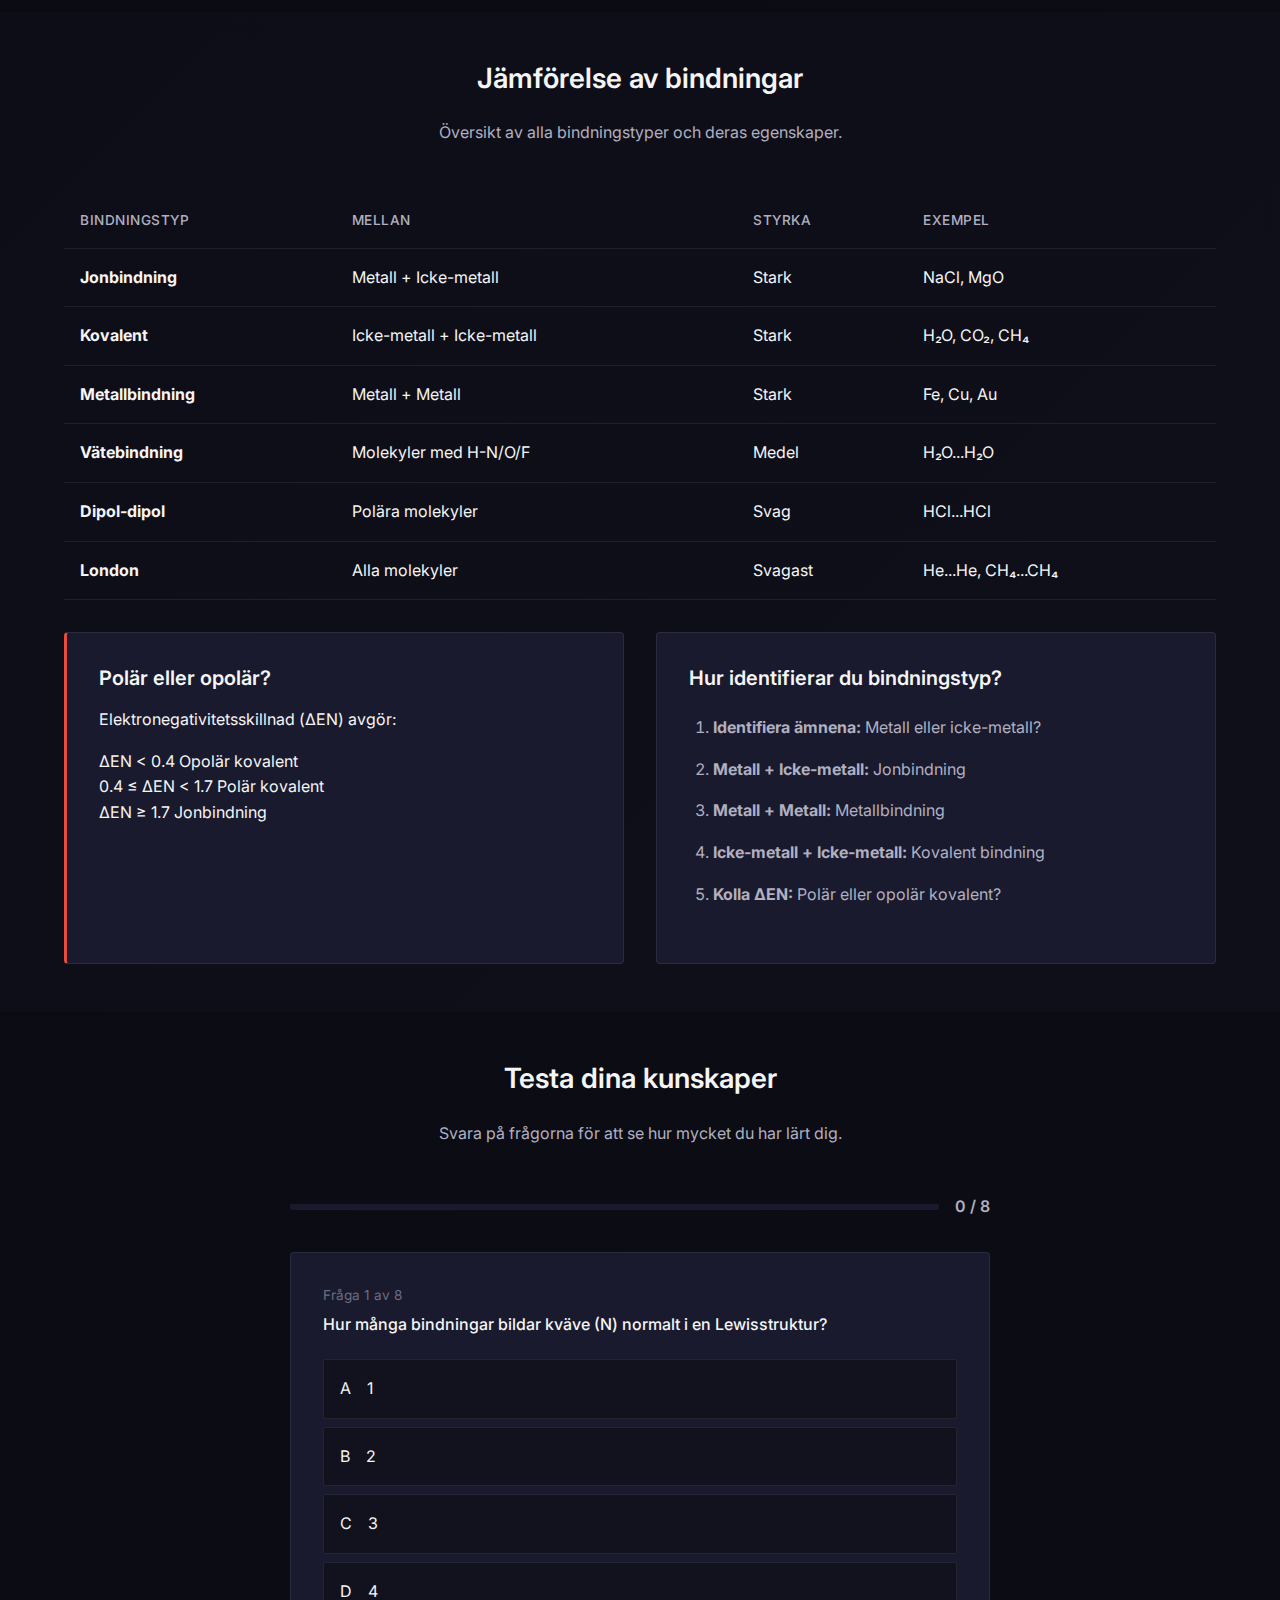
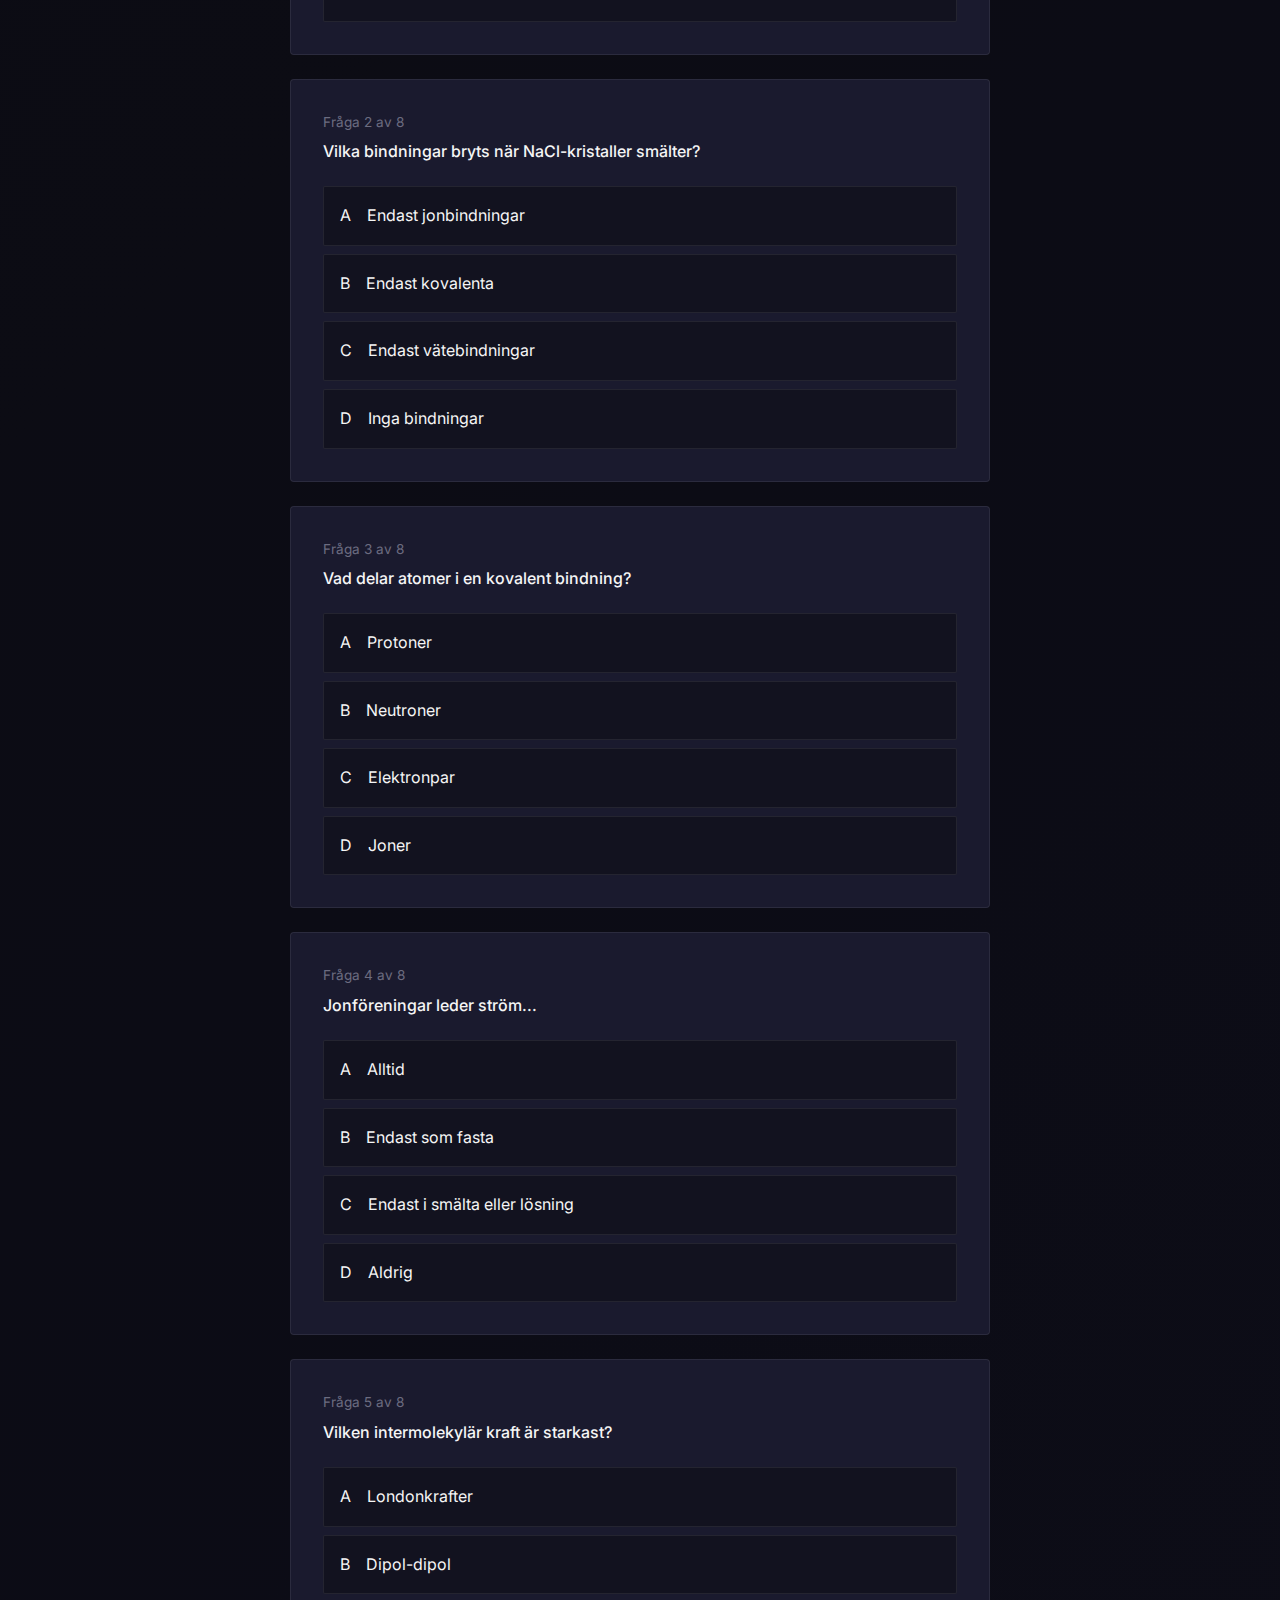
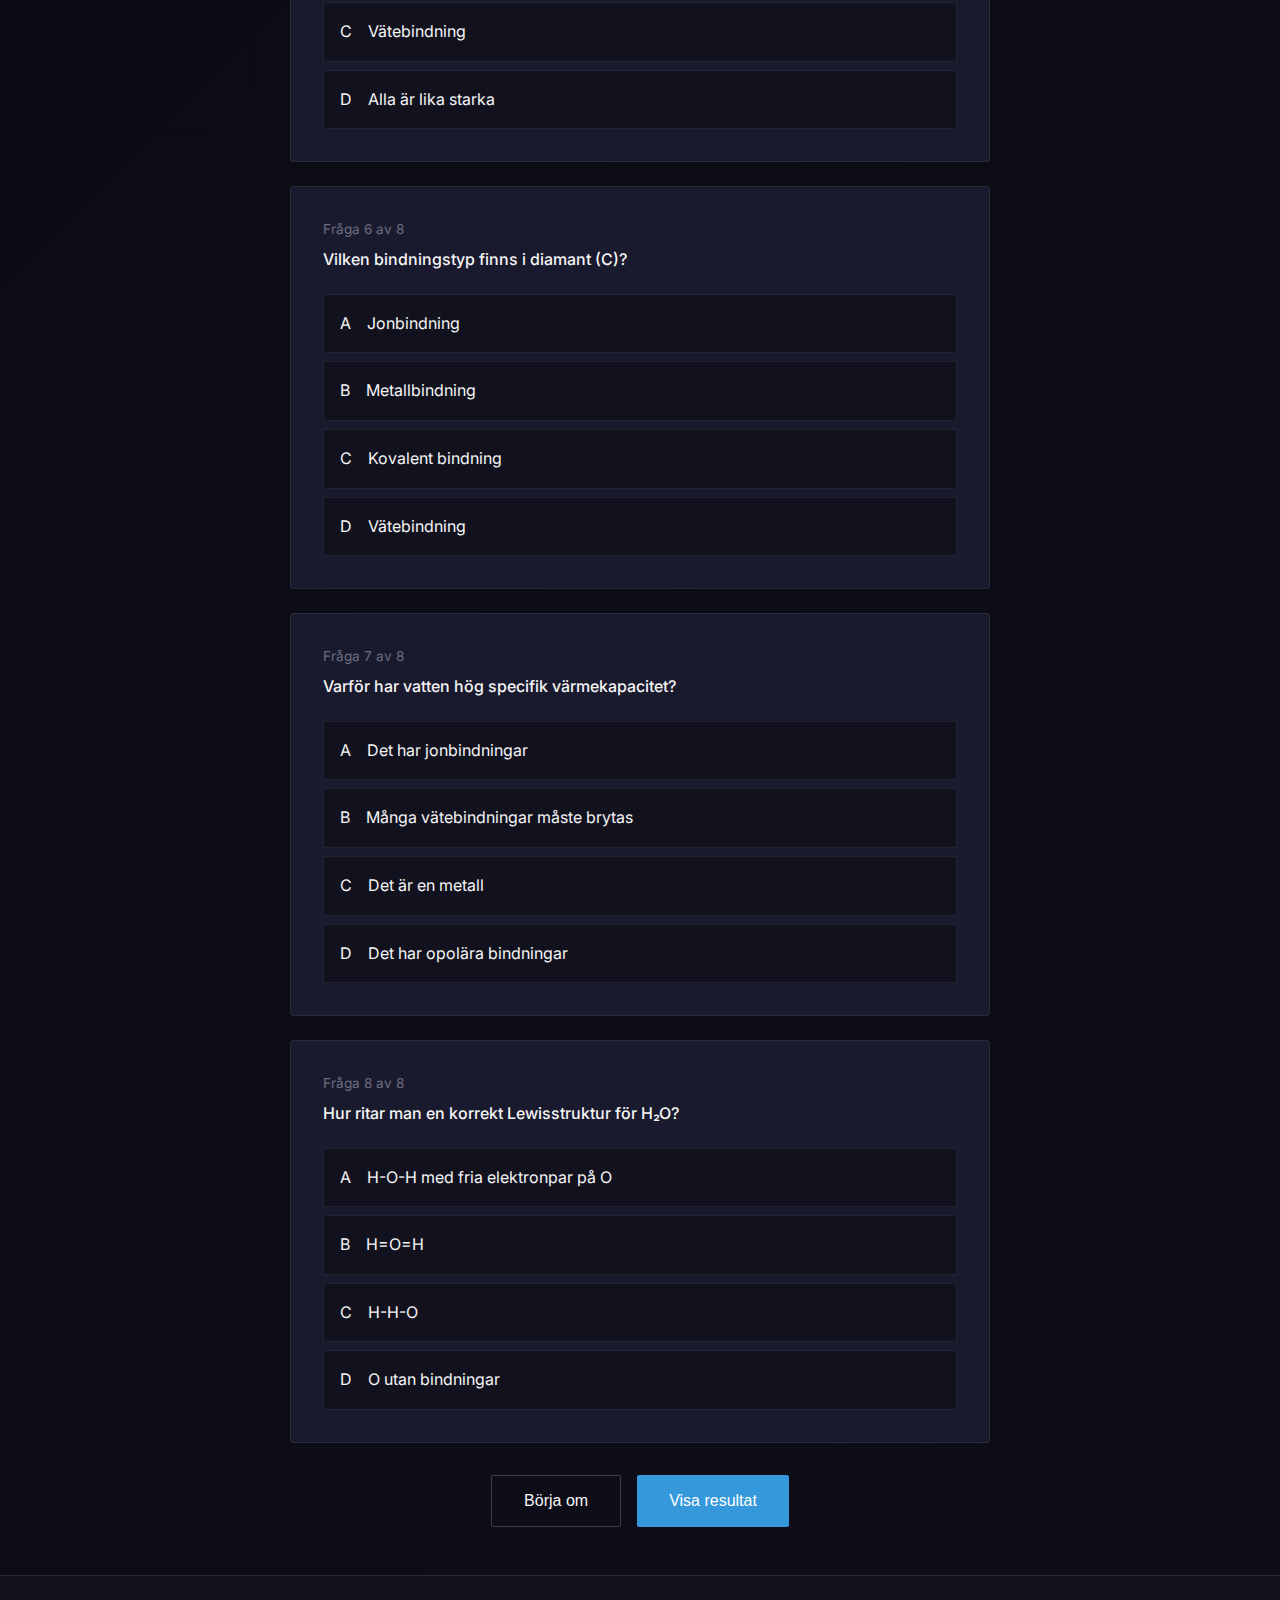
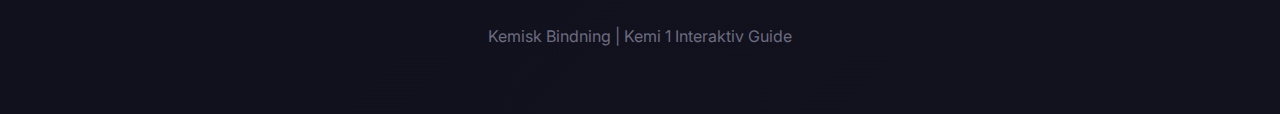
<file: bindningar/index.html>
<!DOCTYPE html>
<html lang="sv">

<head>
    <meta charset="UTF-8" />
    <meta name="viewport" content="width=device-width, initial-scale=1.0" />
    <title>Kemisk Bindning | Kemi 1</title>
    <meta name="description"
        content="Lär dig om jonbindning, kovalent bindning, metallbindning och intermolekylära krafter." />
    <link rel="preconnect" href="https://fonts.googleapis.com" />
    <link rel="preconnect" href="https://fonts.gstatic.com" crossorigin />
    <link
        href="https://fonts.googleapis.com/css2?family=Inter:wght@400;500;600;700&family=JetBrains+Mono:wght@400;600;700&display=swap"
        rel="stylesheet" />
    <link rel="icon" href="favicon.svg" type="image/svg+xml" />
    <link rel="stylesheet" href="../styles.css" />
    <link rel="stylesheet" href="binding-styles.css" />
</head>

<body>
    <header>
        <nav>
            <a href="../" class="nav-back">←</a>
            <a href="../" class="logo">
                <span class="binding-accent">Kemisk</span> Bindning
            </a>
            <div class="nav-search">
                <div class="search-container">
                    <input type="text" id="globalSearch" class="search-input" placeholder="Sök efter ämne..." autocomplete="off" />
                    <span class="search-icon">🔍</span>
                    <div class="search-results" id="searchResults"></div>
                </div>
            </div>
            <button class="nav-toggle" aria-label="Meny">&#9776;</button>
            <ul class="nav-links">
                <li class="nav-dropdown">
                    <a href="#" class="dropdown-toggle">Bindningar ▾</a>
                    <ul class="dropdown-menu">
                        <li><a href="#varfor">Varför bindningar?</a></li>
                        <li><a href="#jonbindning">Jonbindning</a></li>
                        <li><a href="#kovalent">Kovalent</a></li>
                        <li><a href="#metallbindning">Metallbindning</a></li>
                    </ul>
                </li>
                <li><a href="#intermolekylara">Intermolekylära</a></li>
                <li><a href="#jamforelse">Jämförelse</a></li>
                <li><a href="#quiz">Quiz</a></li>
                <li class="nav-menu-back"><a href="../">← Tillbaka</a></li>
            </ul>
        </nav>
    </header>

    <main>
        <!-- Hero Section -->
        <section class="hero" id="hem">
            <div class="hero-content">
                <h1>
                    <span class="text-binding">Kemisk</span> Bindning
                </h1>
                <p>
                    Hur atomer hålls samman – från starka bindningar till svaga intermolekylära krafter.
                </p>
                <div class="flex-center">
                    <a href="#varfor" class="btn btn-primary">Börja lära dig</a>
                    <a href="#quiz" class="btn btn-secondary">Testa dina kunskaper</a>
                </div>
            </div>
        </section>

        <!-- Why Bonds Section -->
        <section id="varfor">
            <div class="container">
                <div class="section-header">
                    <h2>Varför bildas bindningar?</h2>
                    <p>Atomer strävar efter stabil elektronkonfiguration – oftast samma som ädelgaserna.</p>
                </div>

                <div class="octet-rule">
                    <div class="formula-block">Oktettregeln: Atomer strävar efter 8 elektroner i yttersta skalet</div>
                </div>

                <div class="grid-3 mt-xl">
                    <div class="card card-binding">
                        <h3>Avge elektroner</h3>
                        <div class="electron-transfer">
                            <span class="atom-mini">Na</span>
                            <span class="arrow">→</span>
                            <span class="atom-mini positive">Na⁺</span>
                            <span class="electron-mini">e⁻</span>
                        </div>
                        <p>Metaller avger elektroner för att få fullt skal.</p>
                    </div>

                    <div class="card card-binding">
                        <h3>Ta upp elektroner</h3>
                        <div class="electron-transfer">
                            <span class="atom-mini">Cl</span>
                            <span class="plus">+</span>
                            <span class="electron-mini">e⁻</span>
                            <span class="arrow">→</span>
                            <span class="atom-mini negative">Cl⁻</span>
                        </div>
                        <p>Icke-metaller tar upp elektroner för att fylla skalet.</p>
                    </div>

                    <div class="card card-binding">
                        <h3>Dela elektroner</h3>
                        <div class="electron-transfer">
                            <span class="atom-mini">H</span>
                            <span class="shared-pair">:</span>
                            <span class="atom-mini">H</span>
                        </div>
                        <p>Icke-metaller kan dela elektronpar sinsemellan.</p>
                    </div>
                </div>
            </div>
        </section>

        <!-- Ionic Bonding Section -->
        <section id="jonbindning">
            <div class="container">
                <div class="section-header">
                    <h2>Jonbindning</h2>
                    <p>Bildas mellan metall och icke-metall genom elektronöverföring.</p>
                </div>

                <div class="bond-animation ionic-animation">
                    <div class="bond-reactants">
                        <div class="bond-atom metal">
                            <span>Na</span>
                            <div class="valence-electrons">
                                <span class="ve">•</span>
                            </div>
                        </div>
                        <span class="bond-plus">+</span>
                        <div class="bond-atom nonmetal">
                            <span>Cl</span>
                            <div class="valence-electrons">
                                <span class="ve">•</span><span class="ve">•</span><span class="ve">•</span>
                                <span class="ve">•</span><span class="ve">•</span><span class="ve">•</span>
                                <span class="ve">•</span>
                            </div>
                        </div>
                    </div>
                    <span class="bond-arrow">→</span>
                    <div class="bond-products">
                        <div class="ion cation">Na⁺</div>
                        <div class="ion anion">Cl⁻</div>
                    </div>
                </div>

                <div class="grid-2 mt-xl">
                    <div class="card">
                        <h3>Hur det fungerar</h3>
                        <ol class="step-list">
                            <li>Metallen avger elektroner → blir positiv jon (katjon)</li>
                            <li>Icke-metallen tar emot elektroner → blir negativ jon (anjon)</li>
                            <li>Jonerna attraheras elektrostatiskt</li>
                            <li>Bildar ett kristallgitter</li>
                        </ol>
                    </div>

                    <div class="card">
                        <h3>Egenskaper hos jonföreningar</h3>
                        <ul class="property-list">
                            <li><span class="prop-icon">🔥</span> Höga smält- och kokpunkter</li>
                            <li><span class="prop-icon">💎</span> Spröda kristaller</li>
                            <li><span class="prop-icon">⚡</span> Leder ström i smälta/lösning</li>
                            <li><span class="prop-icon">❌</span> Leder ej ström som fast</li>
                        </ul>
                    </div>
                </div>

                <div class="example-box mt-xl">
                    <h4>Exempel: Natriumklorid (NaCl)</h4>
                    <div class="formula-block">Na + Cl → Na⁺ + Cl⁻ → NaCl</div>
                    <p>Koksalt – används i mat, vattenrening och kemisk industri.</p>
                </div>
            </div>
        </section>

        <!-- Covalent Bonding Section -->
        <section id="kovalent">
            <div class="container">
                <div class="section-header">
                    <h2>Kovalent bindning</h2>
                    <p>Bildas mellan icke-metaller genom att dela elektronpar.</p>
                </div>

                <div class="covalent-examples">
                    <div class="covalent-molecule">
                        <h4>Vätgas (H₂)</h4>
                        <div class="molecule-visual">
                            <div class="cov-atom">H</div>
                            <div class="shared-electrons">••</div>
                            <div class="cov-atom">H</div>
                        </div>
                        <p>Enkelbindning – 1 delat elektronpar</p>
                    </div>

                    <div class="covalent-molecule">
                        <h4>Syrgas (O₂)</h4>
                        <div class="molecule-visual">
                            <div class="cov-atom">O</div>
                            <div class="shared-electrons double">••••</div>
                            <div class="cov-atom">O</div>
                        </div>
                        <p>Dubbelbindning – 2 delade elektronpar</p>
                    </div>

                    <div class="covalent-molecule">
                        <h4>Kvävgas (N₂)</h4>
                        <div class="molecule-visual">
                            <div class="cov-atom">N</div>
                            <div class="shared-electrons triple">••••••</div>
                            <div class="cov-atom">N</div>
                        </div>
                        <p>Trippelbindning – 3 delade elektronpar</p>
                    </div>
                </div>

                <div class="grid-2 mt-xl">
                    <div class="card card-polar">
                        <h3>Polär kovalent bindning</h3>
                        <p>Om atomerna har olika elektronegativitet dras elektronerna mer mot en sida.</p>
                        <div class="polar-visual">
                            <span class="delta">δ⁺</span>
                            <div class="polar-bond">
                                <span>H</span>
                                <span>—</span>
                                <span>Cl</span>
                            </div>
                            <span class="delta negative">δ⁻</span>
                        </div>
                        <p>Ger en laddningsförskjutning (dipol).</p>
                    </div>

                    <div class="card card-dipole">
                        <h3>Molekylär dipol</h3>
                        <p>En molekyl blir dipol om:</p>
                        <ul>
                            <li>Den har polära bindningar</li>
                            <li>Formen gör att laddningen inte tar ut sig</li>
                        </ul>
                        <div class="dipole-examples">
                            <div class="dipole-ex">
                                <span class="formula">H₂O</span>
                                <span class="dipole-label">Böjd → Dipol</span>
                            </div>
                            <div class="dipole-ex">
                                <span class="formula">CO₂</span>
                                <span class="dipole-label">Linjär → Ingen dipol</span>
                            </div>
                        </div>
                    </div>
                </div>
            </div>
        </section>

        <!-- Metallic Bonding Section -->
        <section id="metallbindning">
            <div class="container">
                <div class="section-header">
                    <h2>Metallbindning</h2>
                    <p>Hur metallatomer hålls samman i ett "elektronhav".</p>
                </div>

                <div class="metallic-visual">
                    <div class="metal-lattice">
                        <div class="metal-ion">+</div>
                        <div class="metal-ion">+</div>
                        <div class="metal-ion">+</div>
                        <div class="metal-ion">+</div>
                        <div class="metal-ion">+</div>
                        <div class="metal-ion">+</div>
                        <div class="metal-ion">+</div>
                        <div class="metal-ion">+</div>
                        <div class="metal-ion">+</div>
                    </div>
                    <div class="electron-sea">
                        <span class="sea-electron">e⁻</span>
                        <span class="sea-electron">e⁻</span>
                        <span class="sea-electron">e⁻</span>
                        <span class="sea-electron">e⁻</span>
                        <span class="sea-electron">e⁻</span>
                    </div>
                </div>

                <div class="card card-metal mt-xl">
                    <h3>Egenskaper</h3>
                    <div class="metal-properties">
                        <div class="metal-prop">
                            <span class="prop-icon">⚡</span>
                            <div>
                                <strong>Elektrisk ledning</strong>
                                <p>Elektroner rör sig fritt</p>
                            </div>
                        </div>
                        <div class="metal-prop">
                            <span class="prop-icon">🌡️</span>
                            <div>
                                <strong>Värmeledning</strong>
                                <p>Energi sprids via elektronerna</p>
                            </div>
                        </div>
                        <div class="metal-prop">
                            <span class="prop-icon">🔨</span>
                            <div>
                                <strong>Formbarhet</strong>
                                <p>Jonerna kan glida utan att brytas</p>
                            </div>
                        </div>
                        <div class="metal-prop">
                            <span class="prop-icon">✨</span>
                            <div>
                                <strong>Metallglans</strong>
                                <p>Elektronerna reflekterar ljus</p>
                            </div>
                        </div>
                    </div>
                </div>
            </div>
        </section>

        <!-- Intermolecular Forces Section -->
        <section id="intermolekylara">
            <div class="container">
                <div class="section-header">
                    <h2>Intermolekylära krafter</h2>
                    <p>Svagare krafter mellan molekyler som påverkar fysikaliska egenskaper.</p>
                </div>

                <div class="force-comparison">
                    <div class="force-card london">
                        <div class="force-header">
                            <h3>Londonkrafter</h3>
                            <span class="force-strength">Svagast</span>
                        </div>
                        <div class="force-content">
                            <p>Tillfälliga dipoler i alla ämnen.</p>
                            <ul>
                                <li>Finns i alla molekyler</li>
                                <li>Ökar med molekylstorlek</li>
                                <li>Viktig för opolära ämnen</li>
                            </ul>
                        </div>
                    </div>

                    <div class="force-card dipole">
                        <div class="force-header">
                            <h3>Dipol-dipol</h3>
                            <span class="force-strength">Medium</span>
                        </div>
                        <div class="force-content">
                            <p>Mellan permanenta dipoler.</p>
                            <ul>
                                <li>Polära molekyler attraheras</li>
                                <li>Starkare än London</li>
                                <li>Påverkar kokpunkt</li>
                            </ul>
                        </div>
                    </div>

                    <div class="force-card hydrogen">
                        <div class="force-header">
                            <h3>Vätebindning</h3>
                            <span class="force-strength">Starkast</span>
                        </div>
                        <div class="force-content">
                            <p>H bundet till N, O eller F.</p>
                            <ul>
                                <li>Extra stark dipol-dipol</li>
                                <li>Förklarar vattnets höga kokpunkt</li>
                                <li>Viktigt i biologi (DNA)</li>
                            </ul>
                        </div>
                    </div>
                </div>

                <div class="info-box mt-xl">
                    <strong>Kom ihåg:</strong> Intermolekylära krafter är MELLAN molekyler. Kovalenta bindningar är INOM
                    molekyler och mycket starkare.
                </div>
            </div>
        </section>

        <!-- Bond Comparison Section -->
        <section id="jamforelse">
            <div class="container">
                <div class="section-header">
                    <h2>Jämförelse av bindningar</h2>
                    <p>Översikt av alla bindningstyper och deras egenskaper.</p>
                </div>

                <table class="comparison-table">
                    <thead>
                        <tr>
                            <th>Bindningstyp</th>
                            <th>Mellan</th>
                            <th>Styrka</th>
                            <th>Exempel</th>
                        </tr>
                    </thead>
                    <tbody>
                        <tr>
                            <td><strong>Jonbindning</strong></td>
                            <td>Metall + Icke-metall</td>
                            <td class="td-strong">Stark</td>
                            <td>NaCl, MgO</td>
                        </tr>
                        <tr>
                            <td><strong>Kovalent</strong></td>
                            <td>Icke-metall + Icke-metall</td>
                            <td class="td-strong">Stark</td>
                            <td>H₂O, CO₂, CH₄</td>
                        </tr>
                        <tr>
                            <td><strong>Metallbindning</strong></td>
                            <td>Metall + Metall</td>
                            <td class="td-strong">Stark</td>
                            <td>Fe, Cu, Au</td>
                        </tr>
                        <tr>
                            <td><strong>Vätebindning</strong></td>
                            <td>Molekyler med H-N/O/F</td>
                            <td class="td-medium">Medel</td>
                            <td>H₂O...H₂O</td>
                        </tr>
                        <tr>
                            <td><strong>Dipol-dipol</strong></td>
                            <td>Polära molekyler</td>
                            <td class="td-weak">Svag</td>
                            <td>HCl...HCl</td>
                        </tr>
                        <tr>
                            <td><strong>London</strong></td>
                            <td>Alla molekyler</td>
                            <td class="td-weak">Svagast</td>
                            <td>He...He, CH₄...CH₄</td>
                        </tr>
                    </tbody>
                </table>

                <div class="grid-2 mt-xl">
                    <div class="card card-binding">
                        <h3>Polär eller opolär?</h3>
                        <p>Elektronegativitetsskillnad (ΔEN) avgör:</p>
                        <div class="polarity-scale">
                            <div class="scale-item">
                                <span class="scale-range">ΔEN < 0.4</span>
                                <span class="scale-type">Opolär kovalent</span>
                            </div>
                            <div class="scale-item">
                                <span class="scale-range">0.4 ≤ ΔEN < 1.7</span>
                                <span class="scale-type">Polär kovalent</span>
                            </div>
                            <div class="scale-item">
                                <span class="scale-range">ΔEN ≥ 1.7</span>
                                <span class="scale-type">Jonbindning</span>
                            </div>
                        </div>
                    </div>

                    <div class="card">
                        <h3>Hur identifierar du bindningstyp?</h3>
                        <ol class="step-list">
                            <li><strong>Identifiera ämnena:</strong> Metall eller icke-metall?</li>
                            <li><strong>Metall + Icke-metall:</strong> Jonbindning</li>
                            <li><strong>Metall + Metall:</strong> Metallbindning</li>
                            <li><strong>Icke-metall + Icke-metall:</strong> Kovalent bindning</li>
                            <li><strong>Kolla ΔEN:</strong> Polär eller opolär kovalent?</li>
                        </ol>
                    </div>
                </div>
            </div>
        </section>

        <!-- Quiz Section -->
        <section id="quiz">
            <div class="container">
                <div class="section-header">
                    <h2>Testa dina kunskaper</h2>
                    <p>Svara på frågorna för att se hur mycket du har lärt dig.</p>
                </div>

                <div class="quiz-container">
                    <div class="quiz-progress">
                        <div class="quiz-progress-bar">
                            <div class="quiz-progress-fill" id="quizProgress"></div>
                        </div>
                        <span class="quiz-score" id="quizScore">0 / 0</span>
                    </div>

                    <div id="quizQuestions"></div>

                    <div class="flex-center mt-xl">
                        <button class="btn btn-secondary" onclick="resetQuiz()">Börja om</button>
                        <button class="btn btn-primary" id="checkAnswersBtn" onclick="checkAllAnswers()">Visa
                            resultat</button>
                    </div>
                </div>
            </div>
        </section>
    </main>

    <footer class="site-footer">
        <p>Kemisk Bindning | Kemi 1 Interaktiv Guide</p>
    </footer>

    <script src="../search.js"></script>
    <script src="binding-script.js"></script>
</body>

</html>
</file>
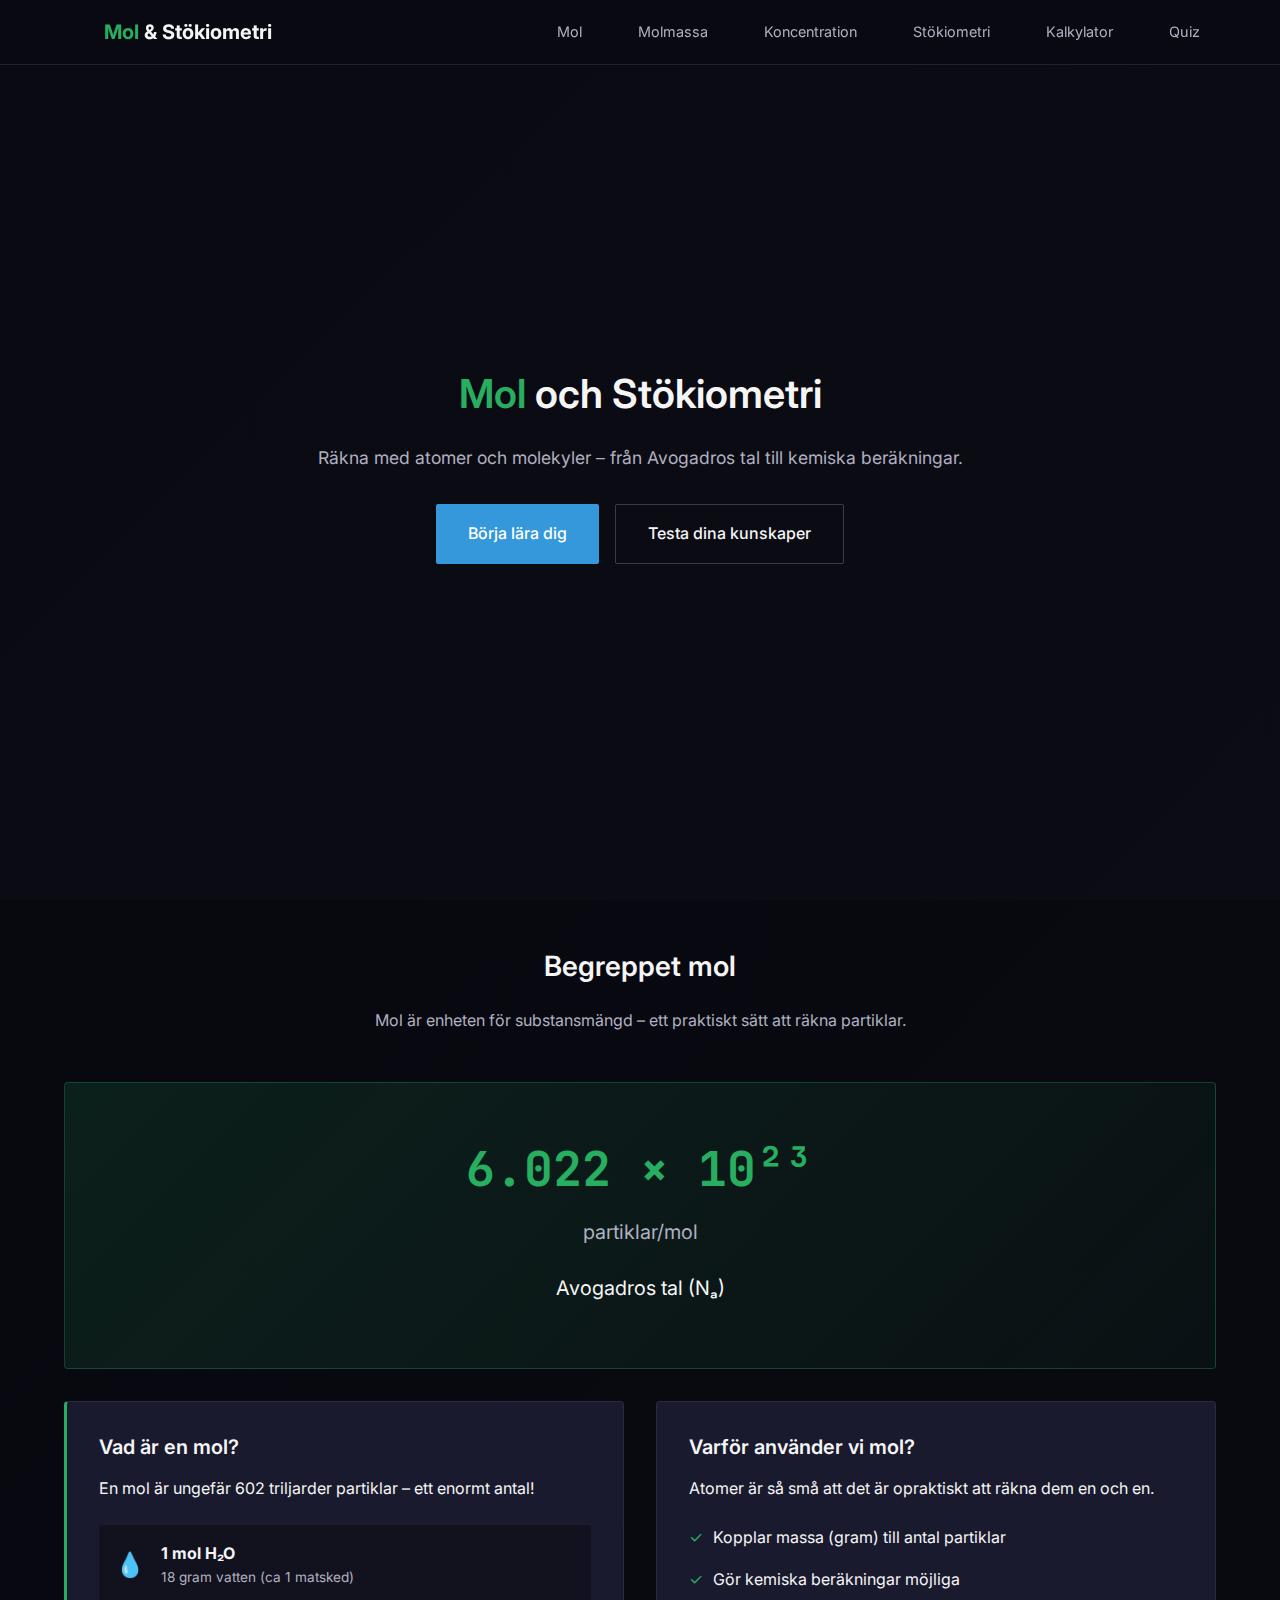
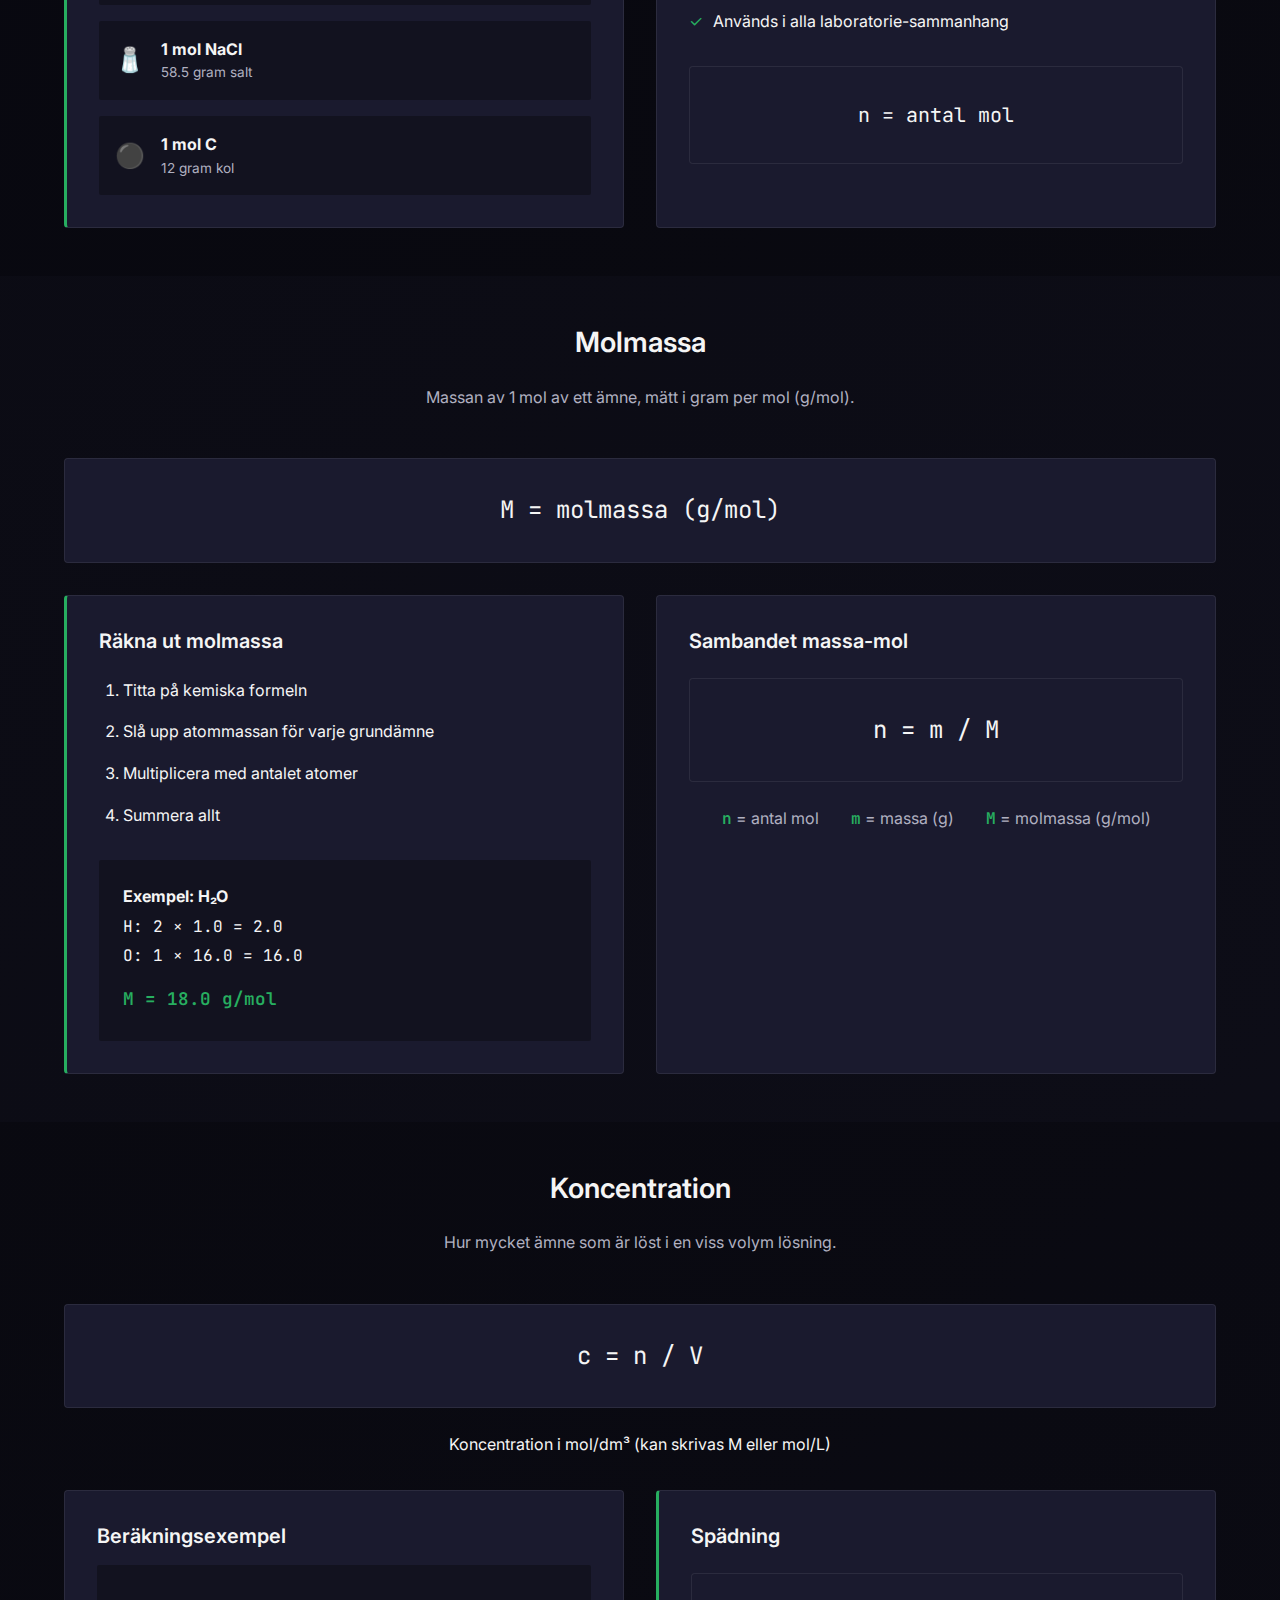
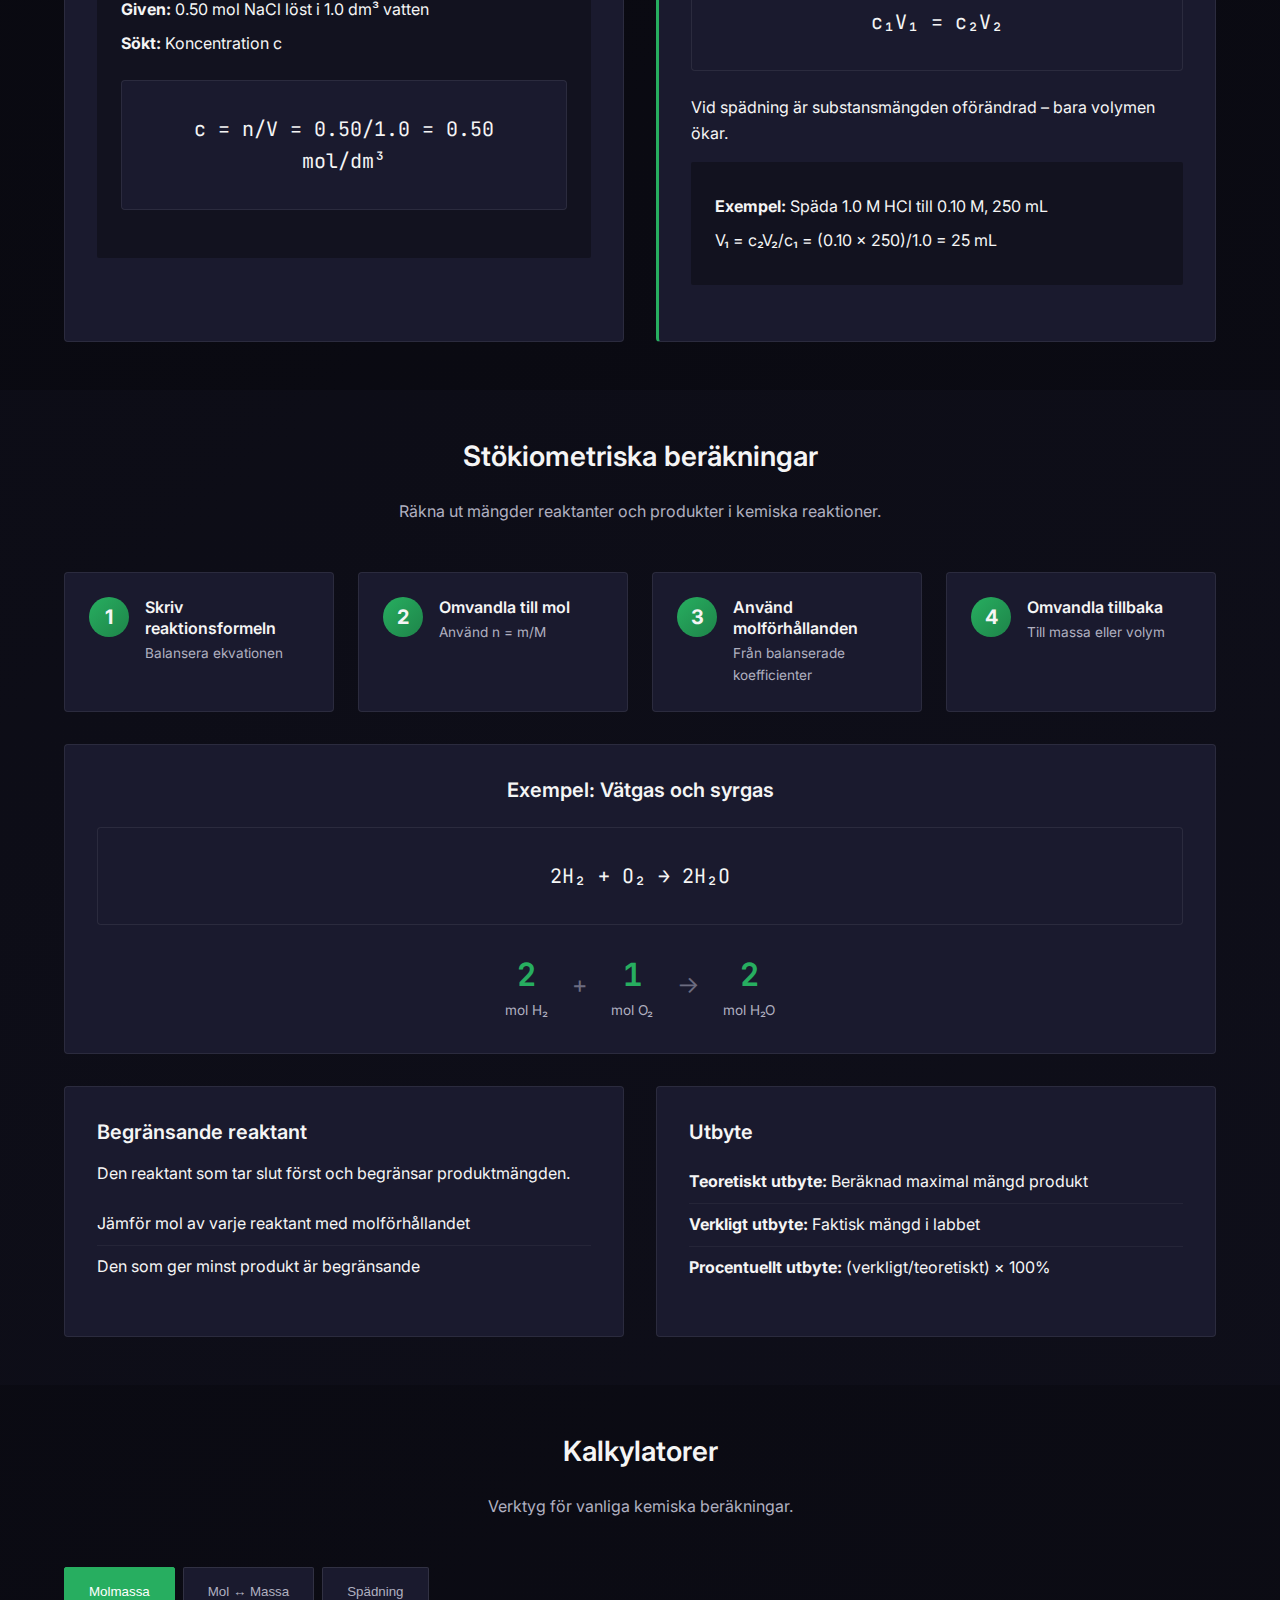
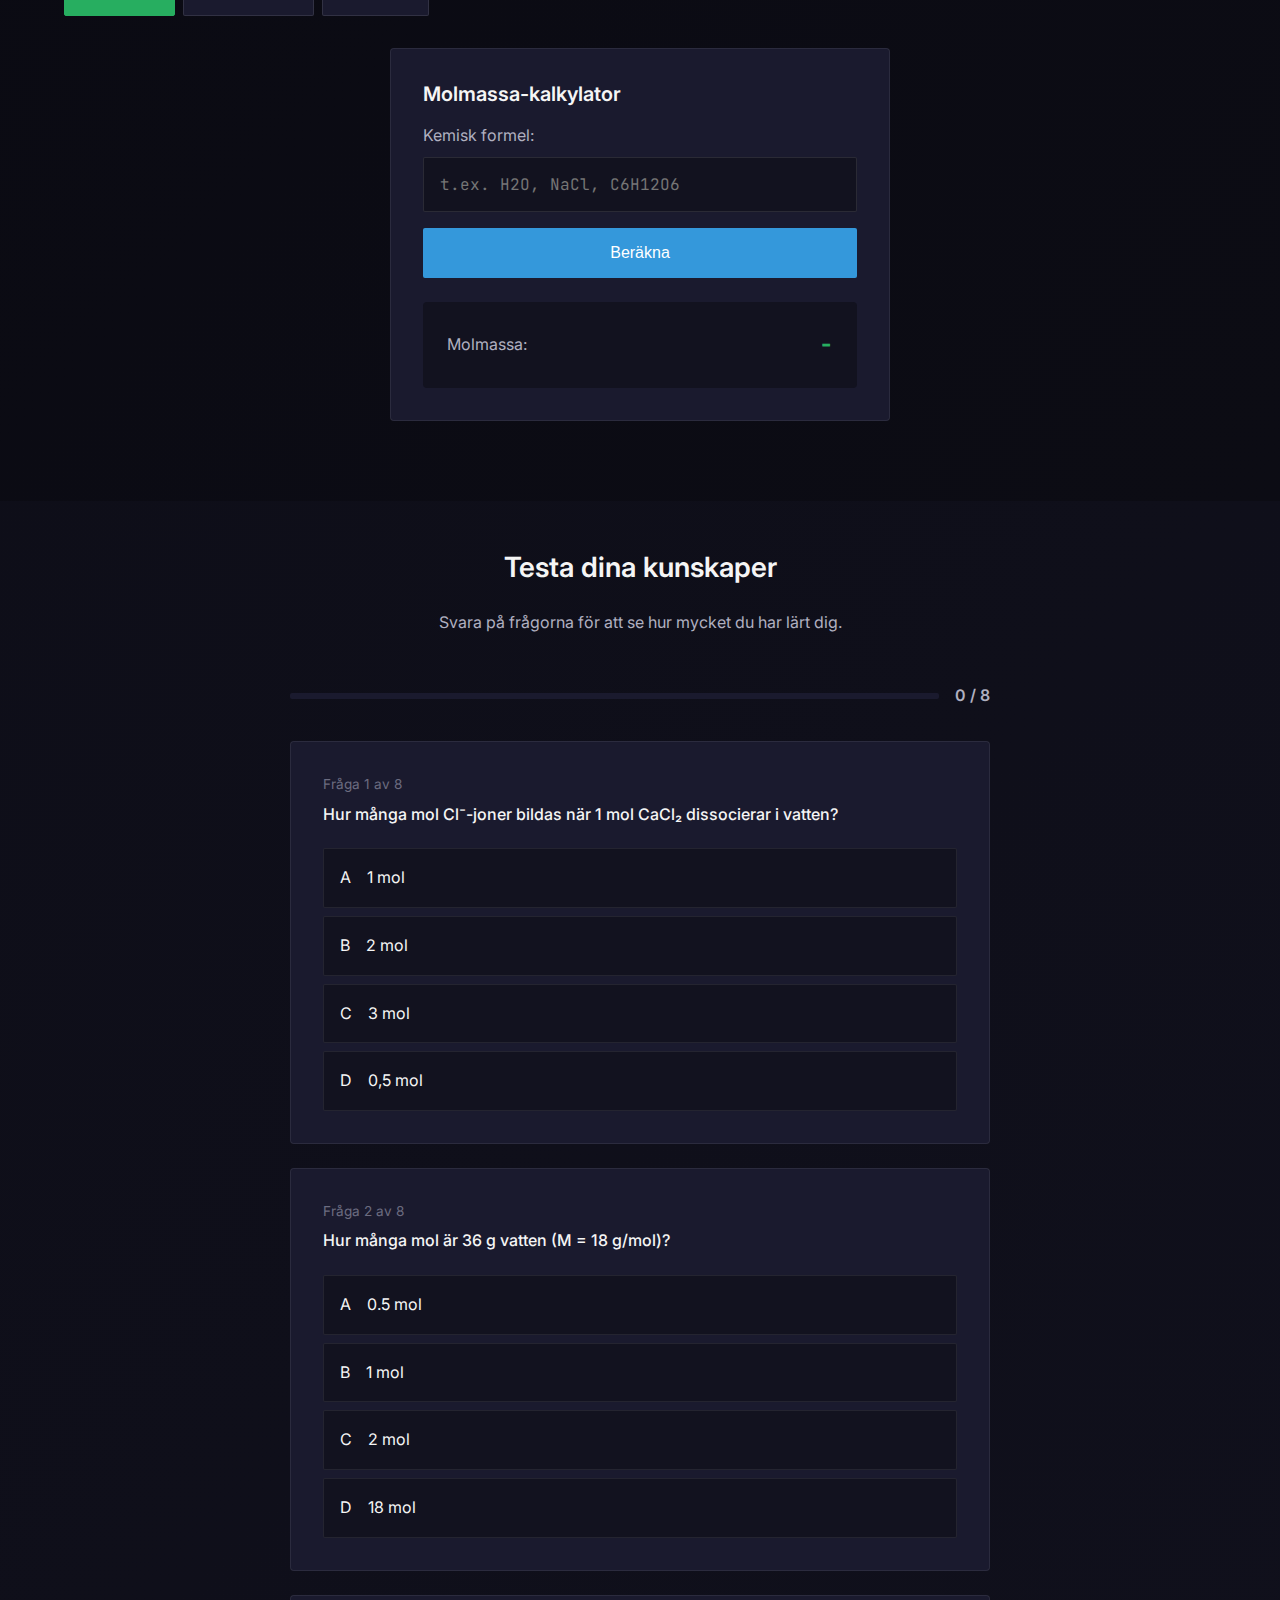
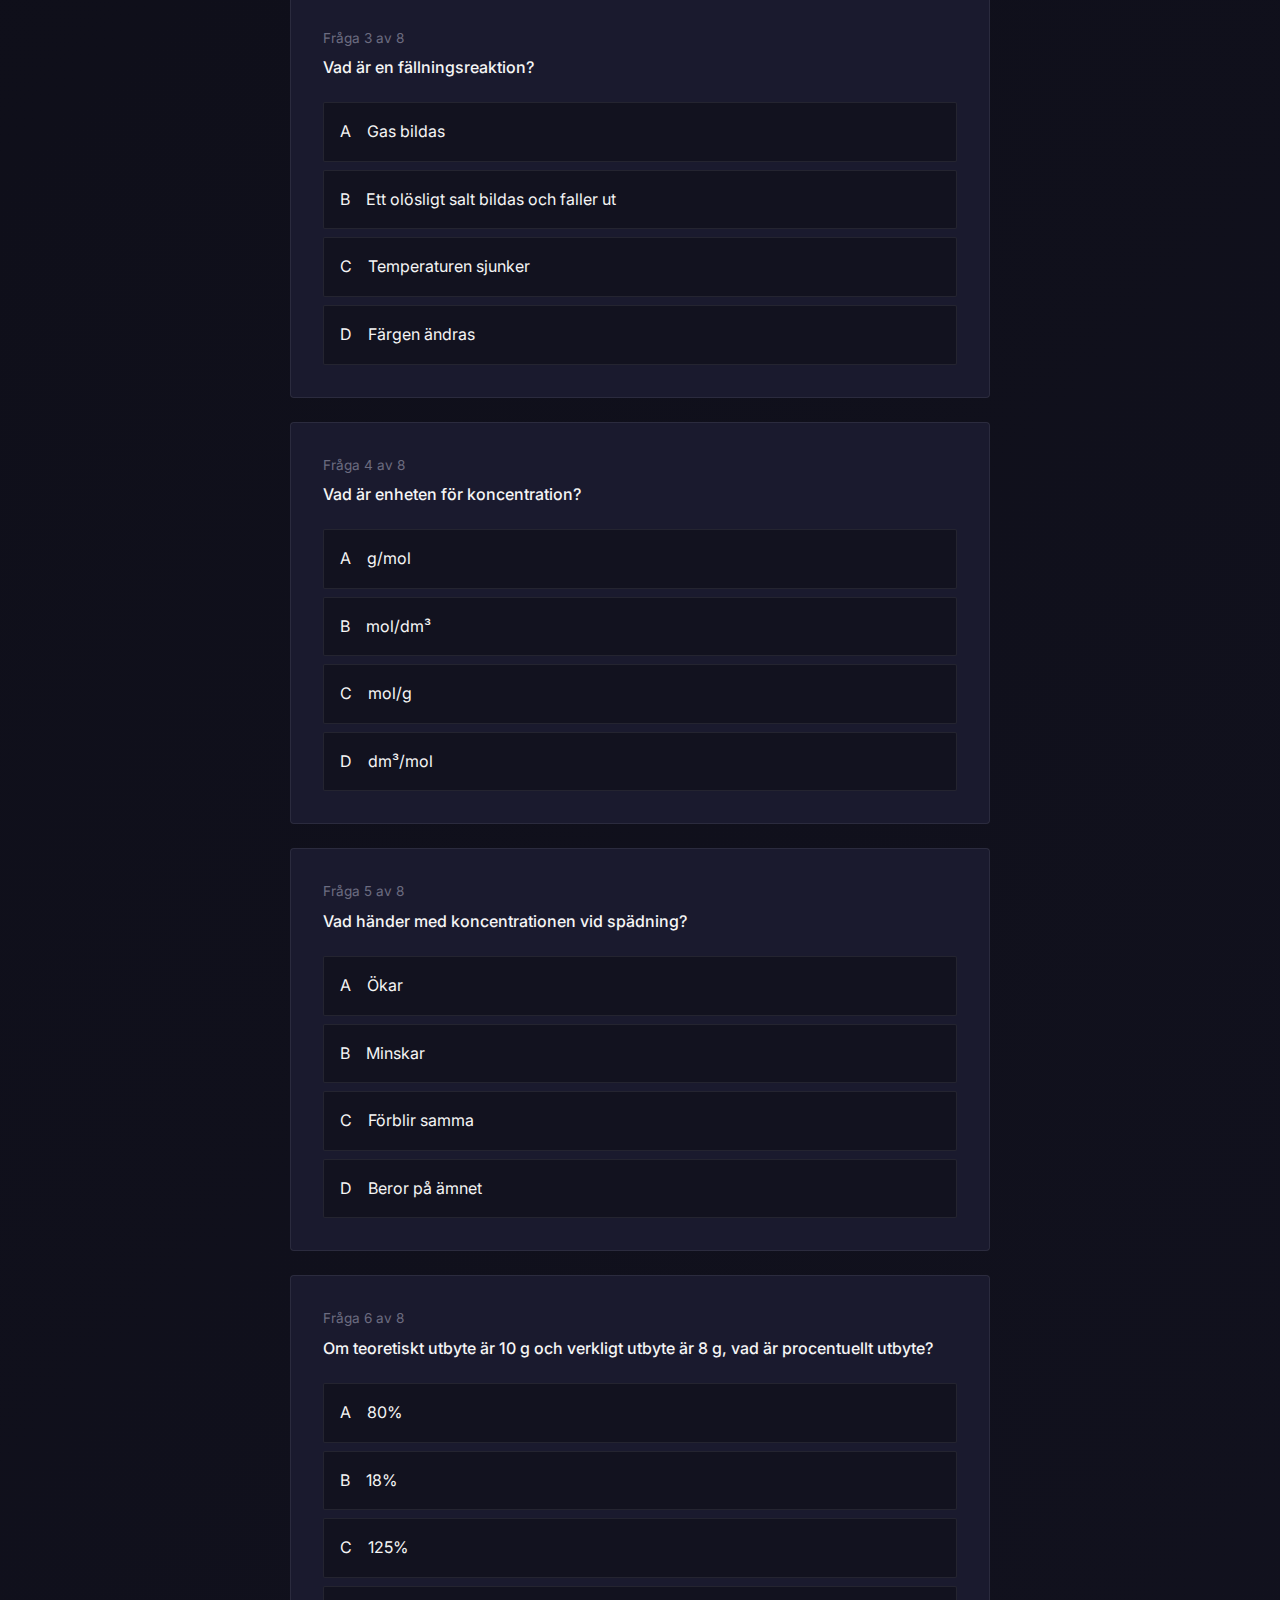
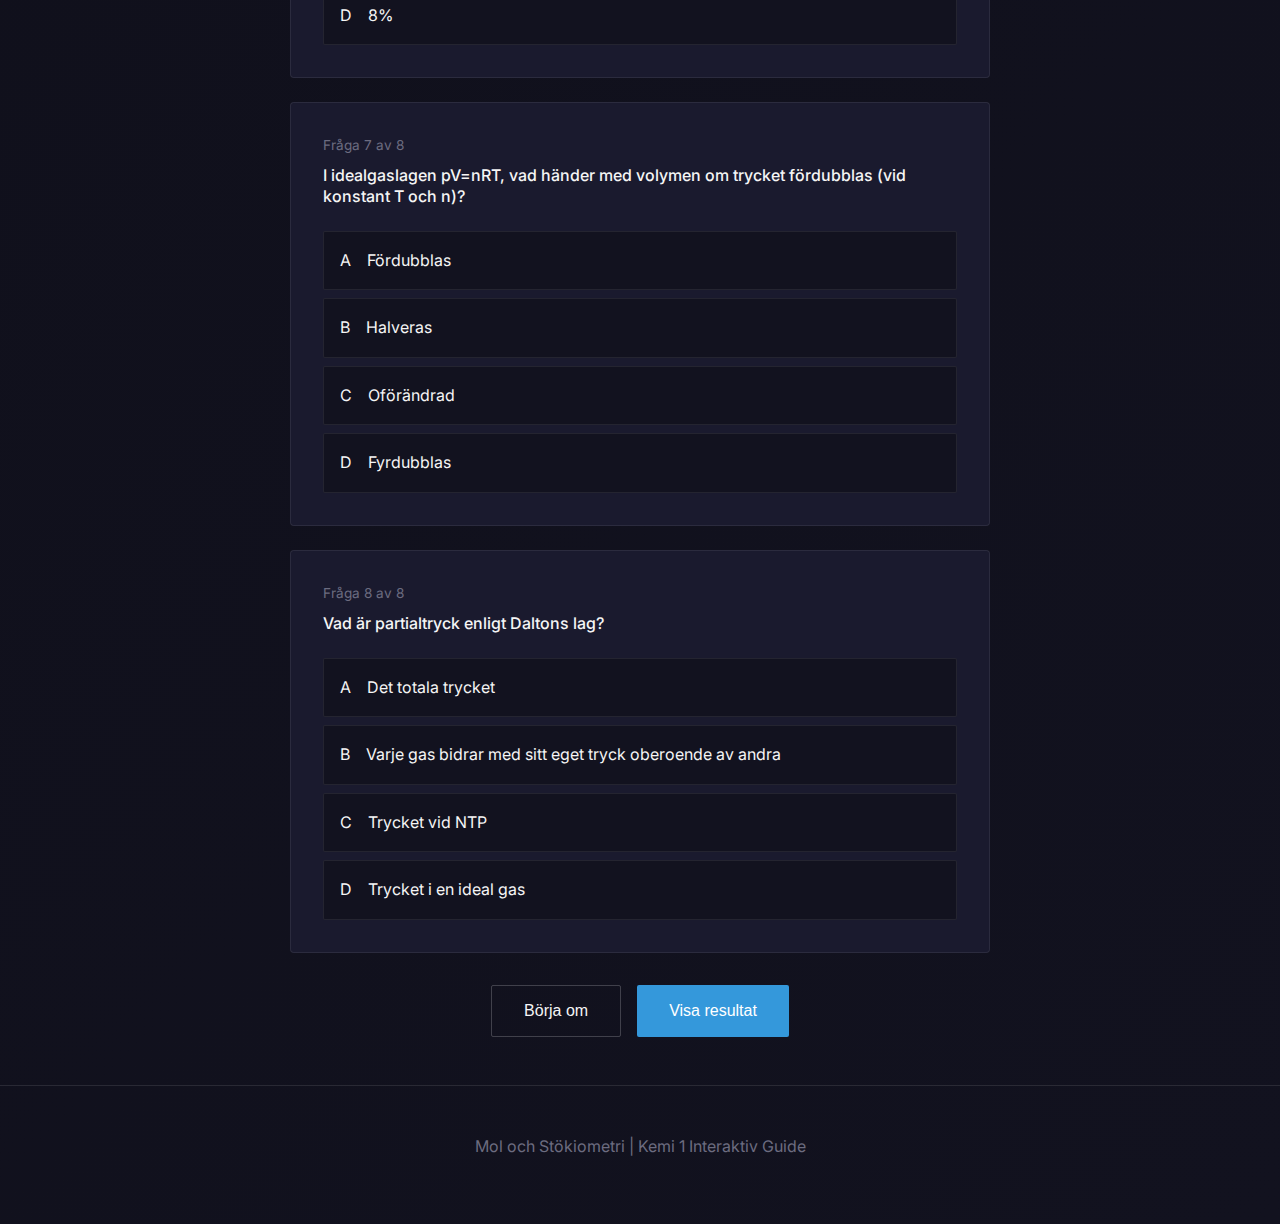
<file: mol-stokiometri/index.html>
<!DOCTYPE html>
<html lang="sv">

<head>
    <meta charset="UTF-8" />
    <meta name="viewport" content="width=device-width, initial-scale=1.0" />
    <title>Mol och Stökiometri | Kemi 1</title>
    <meta name="description" content="Lär dig om mol, molmassa, koncentration och stökiometriska beräkningar." />
    <link rel="preconnect" href="https://fonts.googleapis.com" />
    <link rel="preconnect" href="https://fonts.gstatic.com" crossorigin />
    <link
        href="https://fonts.googleapis.com/css2?family=Inter:wght@400;500;600;700&family=JetBrains+Mono:wght@400;600;700&display=swap"
        rel="stylesheet" />
    <link rel="icon" href="favicon.svg" type="image/svg+xml" />
    <link rel="stylesheet" href="../styles.css" />
    <link rel="stylesheet" href="mol-styles.css" />
</head>

<body>
    <header>
        <nav>
            <a href="../" class="logo">
                <span class="mol-accent">Mol</span> & Stökiometri
            </a>
            <button class="nav-toggle" aria-label="Meny">&#9776;</button>
            <ul class="nav-links">
                <li><a href="#mol">Mol</a></li>
                <li><a href="#molmassa">Molmassa</a></li>
                <li><a href="#koncentration">Koncentration</a></li>
                <li><a href="#stokiometri">Stökiometri</a></li>
                <li><a href="#kalkylator">Kalkylator</a></li>
                <li><a href="#quiz">Quiz</a></li>
            </ul>
        </nav>
    </header>

    <main>
        <!-- Hero Section -->
        <section class="hero" id="hem">
            <div class="hero-content">
                <h1>
                    <span class="text-mol">Mol</span> och Stökiometri
                </h1>
                <p>
                    Räkna med atomer och molekyler – från Avogadros tal till kemiska beräkningar.
                </p>
                <div class="flex-center">
                    <a href="#mol" class="btn btn-primary">Börja lära dig</a>
                    <a href="#quiz" class="btn btn-secondary">Testa dina kunskaper</a>
                </div>
            </div>
        </section>

        <!-- Mole Concept Section -->
        <section id="mol">
            <div class="container">
                <div class="section-header">
                    <h2>Begreppet mol</h2>
                    <p>Mol är enheten för substansmängd – ett praktiskt sätt att räkna partiklar.</p>
                </div>

                <div class="avogadro-display">
                    <div class="avogadro-number">
                        <span class="big-number">6.022 × 10²³</span>
                        <span class="unit">partiklar/mol</span>
                    </div>
                    <p class="avogadro-name">Avogadros tal (Nₐ)</p>
                </div>

                <div class="grid-2 mt-xl">
                    <div class="card card-mol">
                        <h3>Vad är en mol?</h3>
                        <p>En mol är ungefär 602 triljarder partiklar – ett enormt antal!</p>
                        <div class="mol-examples">
                            <div class="mol-example">
                                <span class="mol-icon">💧</span>
                                <div>
                                    <strong>1 mol H₂O</strong>
                                    <p>18 gram vatten (ca 1 matsked)</p>
                                </div>
                            </div>
                            <div class="mol-example">
                                <span class="mol-icon">🧂</span>
                                <div>
                                    <strong>1 mol NaCl</strong>
                                    <p>58.5 gram salt</p>
                                </div>
                            </div>
                            <div class="mol-example">
                                <span class="mol-icon">⚫</span>
                                <div>
                                    <strong>1 mol C</strong>
                                    <p>12 gram kol</p>
                                </div>
                            </div>
                        </div>
                    </div>

                    <div class="card">
                        <h3>Varför använder vi mol?</h3>
                        <p>Atomer är så små att det är opraktiskt att räkna dem en och en.</p>
                        <ul class="benefit-list">
                            <li>Kopplar massa (gram) till antal partiklar</li>
                            <li>Gör kemiska beräkningar möjliga</li>
                            <li>Används i alla laboratorie-sammanhang</li>
                        </ul>
                        <div class="formula-block">n = antal mol</div>
                    </div>
                </div>
            </div>
        </section>

        <!-- Molar Mass Section -->
        <section id="molmassa">
            <div class="container">
                <div class="section-header">
                    <h2>Molmassa</h2>
                    <p>Massan av 1 mol av ett ämne, mätt i gram per mol (g/mol).</p>
                </div>

                <div class="formula-highlight">
                    <div class="formula-block large">
                        M = molmassa (g/mol)
                    </div>
                </div>

                <div class="grid-2 mt-xl">
                    <div class="card card-mol">
                        <h3>Räkna ut molmassa</h3>
                        <ol class="calc-steps">
                            <li>Titta på kemiska formeln</li>
                            <li>Slå upp atommassan för varje grundämne</li>
                            <li>Multiplicera med antalet atomer</li>
                            <li>Summera allt</li>
                        </ol>
                        <div class="example-calc">
                            <strong>Exempel: H₂O</strong>
                            <p>H: 2 × 1.0 = 2.0</p>
                            <p>O: 1 × 16.0 = 16.0</p>
                            <p class="result">M = 18.0 g/mol</p>
                        </div>
                    </div>

                    <div class="card">
                        <h3>Sambandet massa-mol</h3>
                        <div class="formula-block large">n = m / M</div>
                        <div class="formula-legend">
                            <div class="legend-item">
                                <span class="var">n</span> = antal mol
                            </div>
                            <div class="legend-item">
                                <span class="var">m</span> = massa (g)
                            </div>
                            <div class="legend-item">
                                <span class="var">M</span> = molmassa (g/mol)
                            </div>
                        </div>
                    </div>
                </div>
            </div>
        </section>

        <!-- Concentration Section -->
        <section id="koncentration">
            <div class="container">
                <div class="section-header">
                    <h2>Koncentration</h2>
                    <p>Hur mycket ämne som är löst i en viss volym lösning.</p>
                </div>

                <div class="formula-highlight">
                    <div class="formula-block large">
                        c = n / V
                    </div>
                    <p>Koncentration i mol/dm³ (kan skrivas M eller mol/L)</p>
                </div>

                <div class="grid-2 mt-xl">
                    <div class="card">
                        <h3>Beräkningsexempel</h3>
                        <div class="example-problem">
                            <p><strong>Given:</strong> 0.50 mol NaCl löst i 1.0 dm³ vatten</p>
                            <p><strong>Sökt:</strong> Koncentration c</p>
                            <div class="formula-block">c = n/V = 0.50/1.0 = 0.50 mol/dm³</div>
                        </div>
                    </div>

                    <div class="card card-mol">
                        <h3>Spädning</h3>
                        <div class="formula-block">c₁V₁ = c₂V₂</div>
                        <p>Vid spädning är substansmängden oförändrad – bara volymen ökar.</p>
                        <div class="example-problem">
                            <p><strong>Exempel:</strong> Späda 1.0 M HCl till 0.10 M, 250 mL</p>
                            <p>V₁ = c₂V₂/c₁ = (0.10 × 250)/1.0 = 25 mL</p>
                        </div>
                    </div>
                </div>
            </div>
        </section>

        <!-- Stoichiometry Section -->
        <section id="stokiometri">
            <div class="container">
                <div class="section-header">
                    <h2>Stökiometriska beräkningar</h2>
                    <p>Räkna ut mängder reaktanter och produkter i kemiska reaktioner.</p>
                </div>

                <div class="stoich-steps">
                    <div class="stoich-step">
                        <span class="step-number">1</span>
                        <div>
                            <h4>Skriv reaktionsformeln</h4>
                            <p>Balansera ekvationen</p>
                        </div>
                    </div>
                    <div class="stoich-step">
                        <span class="step-number">2</span>
                        <div>
                            <h4>Omvandla till mol</h4>
                            <p>Använd n = m/M</p>
                        </div>
                    </div>
                    <div class="stoich-step">
                        <span class="step-number">3</span>
                        <div>
                            <h4>Använd molförhållanden</h4>
                            <p>Från balanserade koefficienter</p>
                        </div>
                    </div>
                    <div class="stoich-step">
                        <span class="step-number">4</span>
                        <div>
                            <h4>Omvandla tillbaka</h4>
                            <p>Till massa eller volym</p>
                        </div>
                    </div>
                </div>

                <div class="reaction-example mt-xl">
                    <h3>Exempel: Vätgas och syrgas</h3>
                    <div class="formula-block">2H₂ + O₂ → 2H₂O</div>
                    <div class="ratio-explanation">
                        <div class="ratio-item">
                            <span class="ratio-num">2</span>
                            <span class="ratio-label">mol H₂</span>
                        </div>
                        <span class="ratio-plus">+</span>
                        <div class="ratio-item">
                            <span class="ratio-num">1</span>
                            <span class="ratio-label">mol O₂</span>
                        </div>
                        <span class="ratio-arrow">→</span>
                        <div class="ratio-item">
                            <span class="ratio-num">2</span>
                            <span class="ratio-label">mol H₂O</span>
                        </div>
                    </div>
                </div>

                <div class="grid-2 mt-xl">
                    <div class="card">
                        <h3>Begränsande reaktant</h3>
                        <p>Den reaktant som tar slut först och begränsar produktmängden.</p>
                        <ul class="concept-list">
                            <li>Jämför mol av varje reaktant med molförhållandet</li>
                            <li>Den som ger minst produkt är begränsande</li>
                        </ul>
                    </div>

                    <div class="card">
                        <h3>Utbyte</h3>
                        <ul class="concept-list">
                            <li><strong>Teoretiskt utbyte:</strong> Beräknad maximal mängd produkt</li>
                            <li><strong>Verkligt utbyte:</strong> Faktisk mängd i labbet</li>
                            <li><strong>Procentuellt utbyte:</strong> (verkligt/teoretiskt) × 100%</li>
                        </ul>
                    </div>
                </div>
            </div>
        </section>

        <!-- Calculator Section -->
        <section id="kalkylator">
            <div class="container">
                <div class="section-header">
                    <h2>Kalkylatorer</h2>
                    <p>Verktyg för vanliga kemiska beräkningar.</p>
                </div>

                <div class="calc-tabs">
                    <button class="calc-tab active" data-calc="molmassa">Molmassa</button>
                    <button class="calc-tab" data-calc="molberakning">Mol ↔ Massa</button>
                    <button class="calc-tab" data-calc="spadning">Spädning</button>
                </div>

                <div class="calc-panels">
                    <div class="calc-panel active" id="molmassa-calc">
                        <div class="calculator">
                            <h3>Molmassa-kalkylator</h3>
                            <div class="calc-input">
                                <label for="formulaInput">Kemisk formel:</label>
                                <input type="text" id="formulaInput" placeholder="t.ex. H2O, NaCl, C6H12O6" />
                            </div>
                            <button class="btn btn-primary btn-full" onclick="calculateMolarMass()">Beräkna</button>
                            <div class="calc-result" id="molmassResult">
                                <span class="result-label">Molmassa:</span>
                                <span class="result-value">-</span>
                            </div>
                        </div>
                    </div>

                    <div class="calc-panel" id="molberakning-calc">
                        <div class="calculator">
                            <h3>Mol ↔ Massa</h3>
                            <div class="calc-input">
                                <label for="massInput">Massa (g):</label>
                                <input type="number" id="massInput" step="any" placeholder="t.ex. 18" />
                            </div>
                            <div class="calc-input">
                                <label for="molmassInput">Molmassa (g/mol):</label>
                                <input type="number" id="molmassInput" step="any" placeholder="t.ex. 18" />
                            </div>
                            <button class="btn btn-primary btn-full" onclick="calculateMoles()">Beräkna mol</button>
                            <div class="calc-result" id="molResult">
                                <span class="result-label">Antal mol:</span>
                                <span class="result-value">-</span>
                            </div>
                        </div>
                    </div>

                    <div class="calc-panel" id="spadning-calc">
                        <div class="calculator">
                            <h3>Spädningskalkylator</h3>
                            <div class="calc-grid">
                                <div class="calc-input">
                                    <label for="c1">c₁ (mol/L):</label>
                                    <input type="number" id="c1" step="any" placeholder="Start-konc." />
                                </div>
                                <div class="calc-input">
                                    <label for="c2">c₂ (mol/L):</label>
                                    <input type="number" id="c2" step="any" placeholder="Slut-konc." />
                                </div>
                                <div class="calc-input">
                                    <label for="v2">V₂ (mL):</label>
                                    <input type="number" id="v2" step="any" placeholder="Slutvolym" />
                                </div>
                            </div>
                            <button class="btn btn-primary btn-full" onclick="calculateDilution()">Beräkna V₁</button>
                            <div class="calc-result" id="dilutionResult">
                                <span class="result-label">Volym att ta (V₁):</span>
                                <span class="result-value">- mL</span>
                            </div>
                        </div>
                    </div>
                </div>
            </div>
        </section>

        <!-- Quiz Section -->
        <section id="quiz">
            <div class="container">
                <div class="section-header">
                    <h2>Testa dina kunskaper</h2>
                    <p>Svara på frågorna för att se hur mycket du har lärt dig.</p>
                </div>

                <div class="quiz-container">
                    <div class="quiz-progress">
                        <div class="quiz-progress-bar">
                            <div class="quiz-progress-fill" id="quizProgress"></div>
                        </div>
                        <span class="quiz-score" id="quizScore">0 / 0</span>
                    </div>

                    <div id="quizQuestions"></div>

                    <div class="flex-center mt-xl">
                        <button class="btn btn-secondary" onclick="resetQuiz()">Börja om</button>
                        <button class="btn btn-primary" id="checkAnswersBtn" onclick="checkAllAnswers()">Visa
                            resultat</button>
                    </div>
                </div>
            </div>
        </section>
    </main>

    <footer class="site-footer">
        <p>Mol och Stökiometri | Kemi 1 Interaktiv Guide</p>
    </footer>

    <script src="mol-script.js"></script>
</body>

</html>
</file>
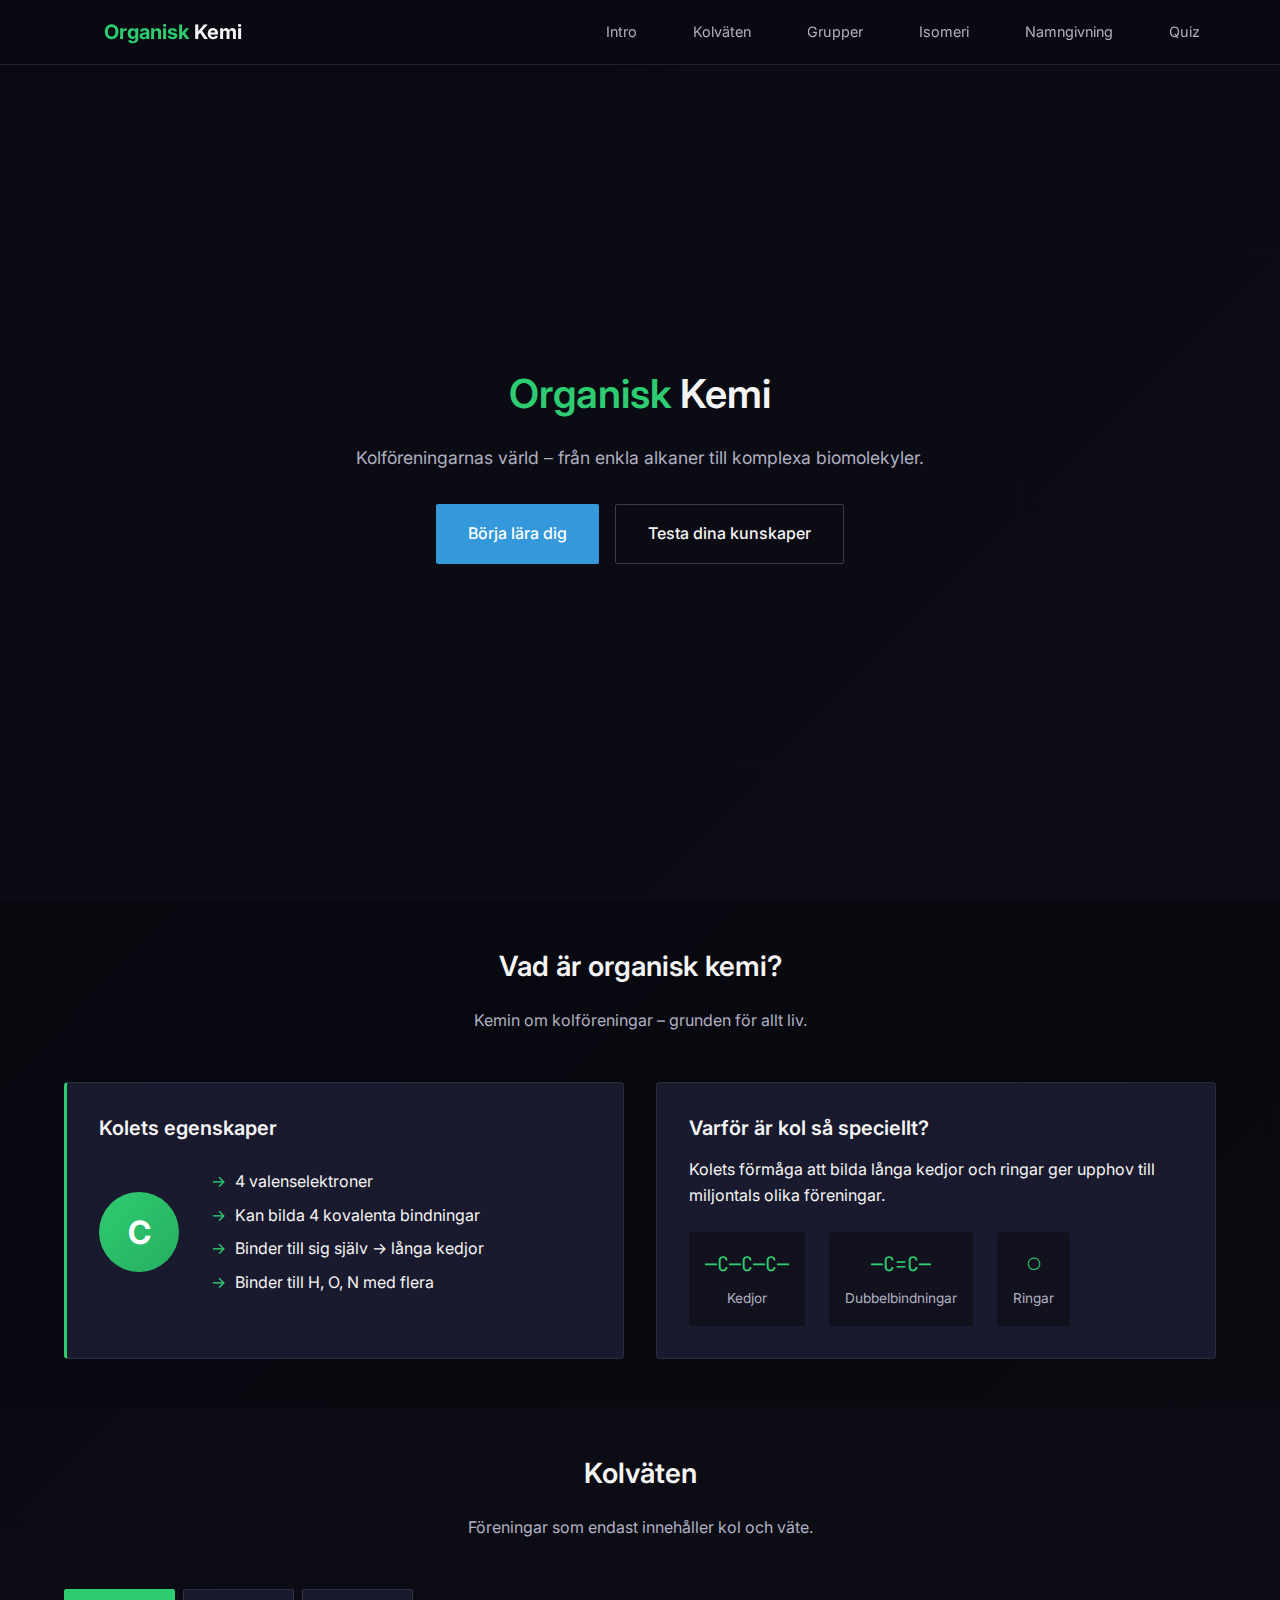
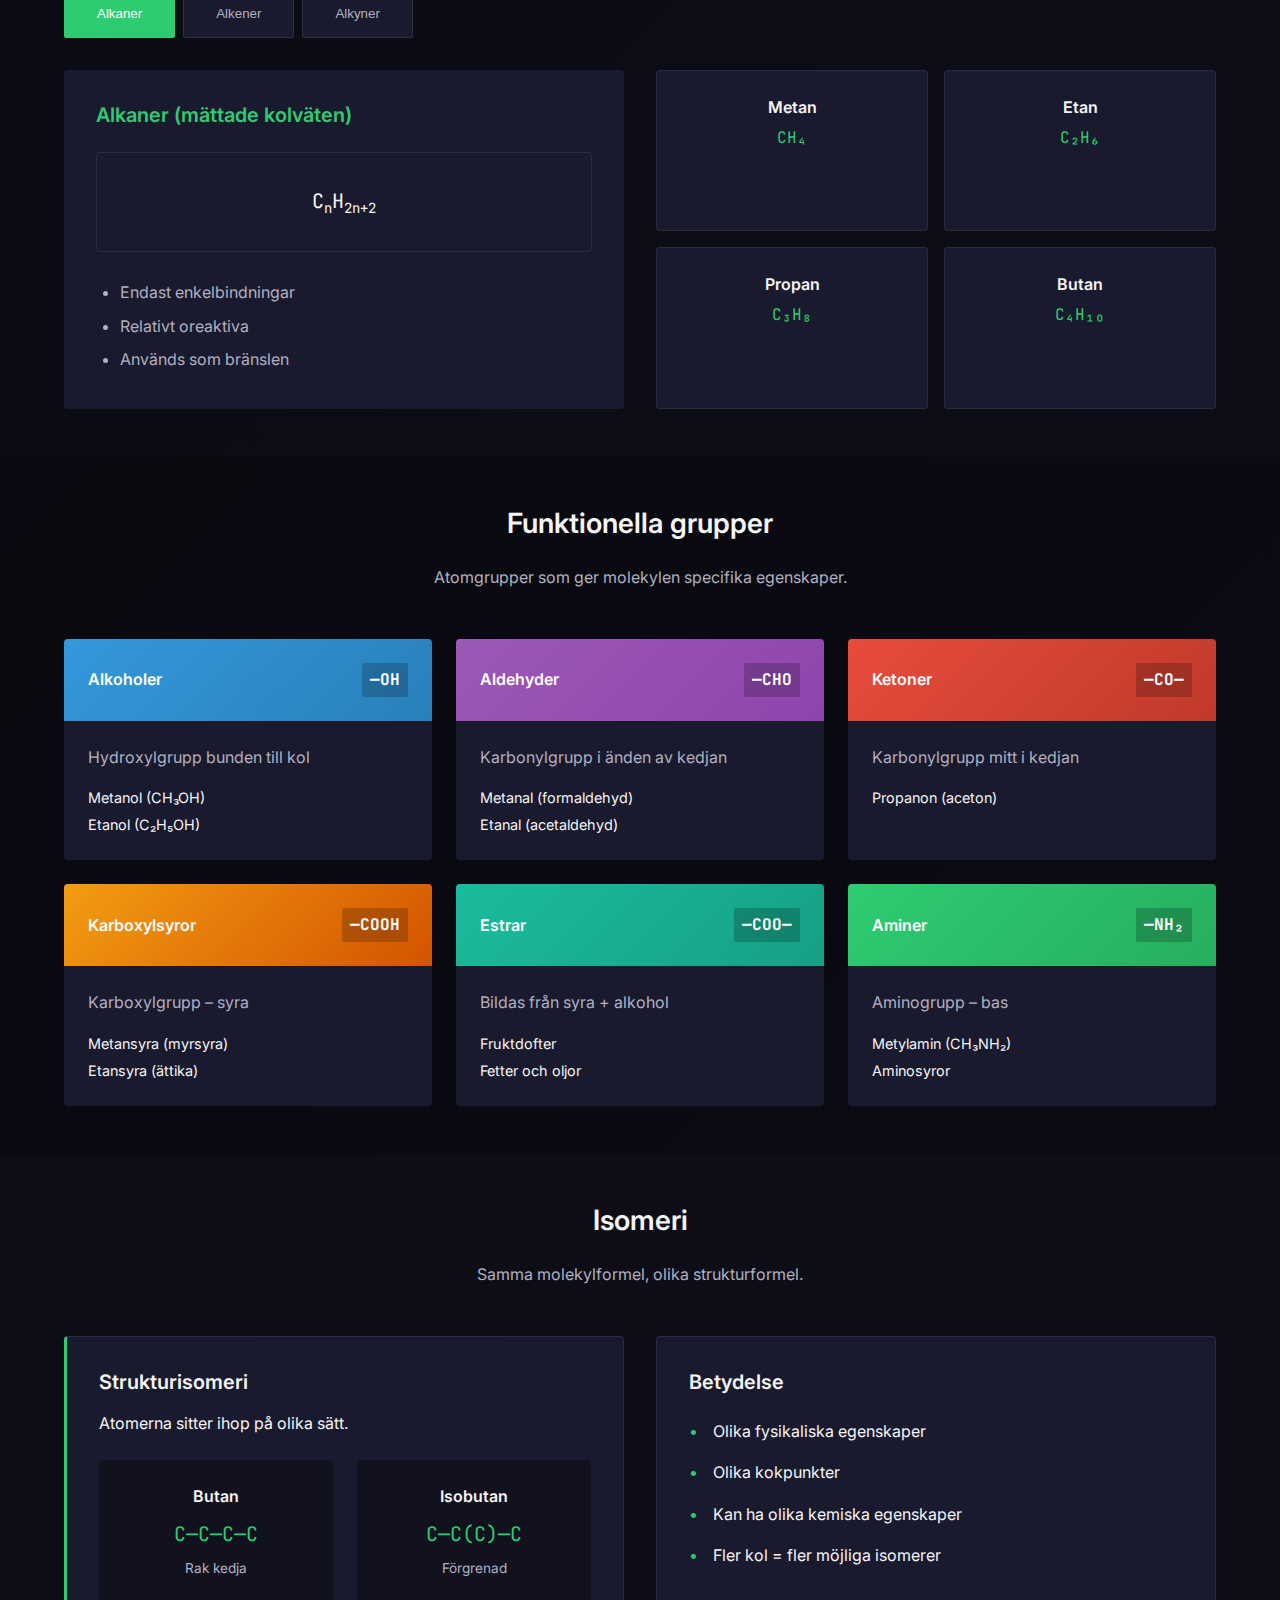
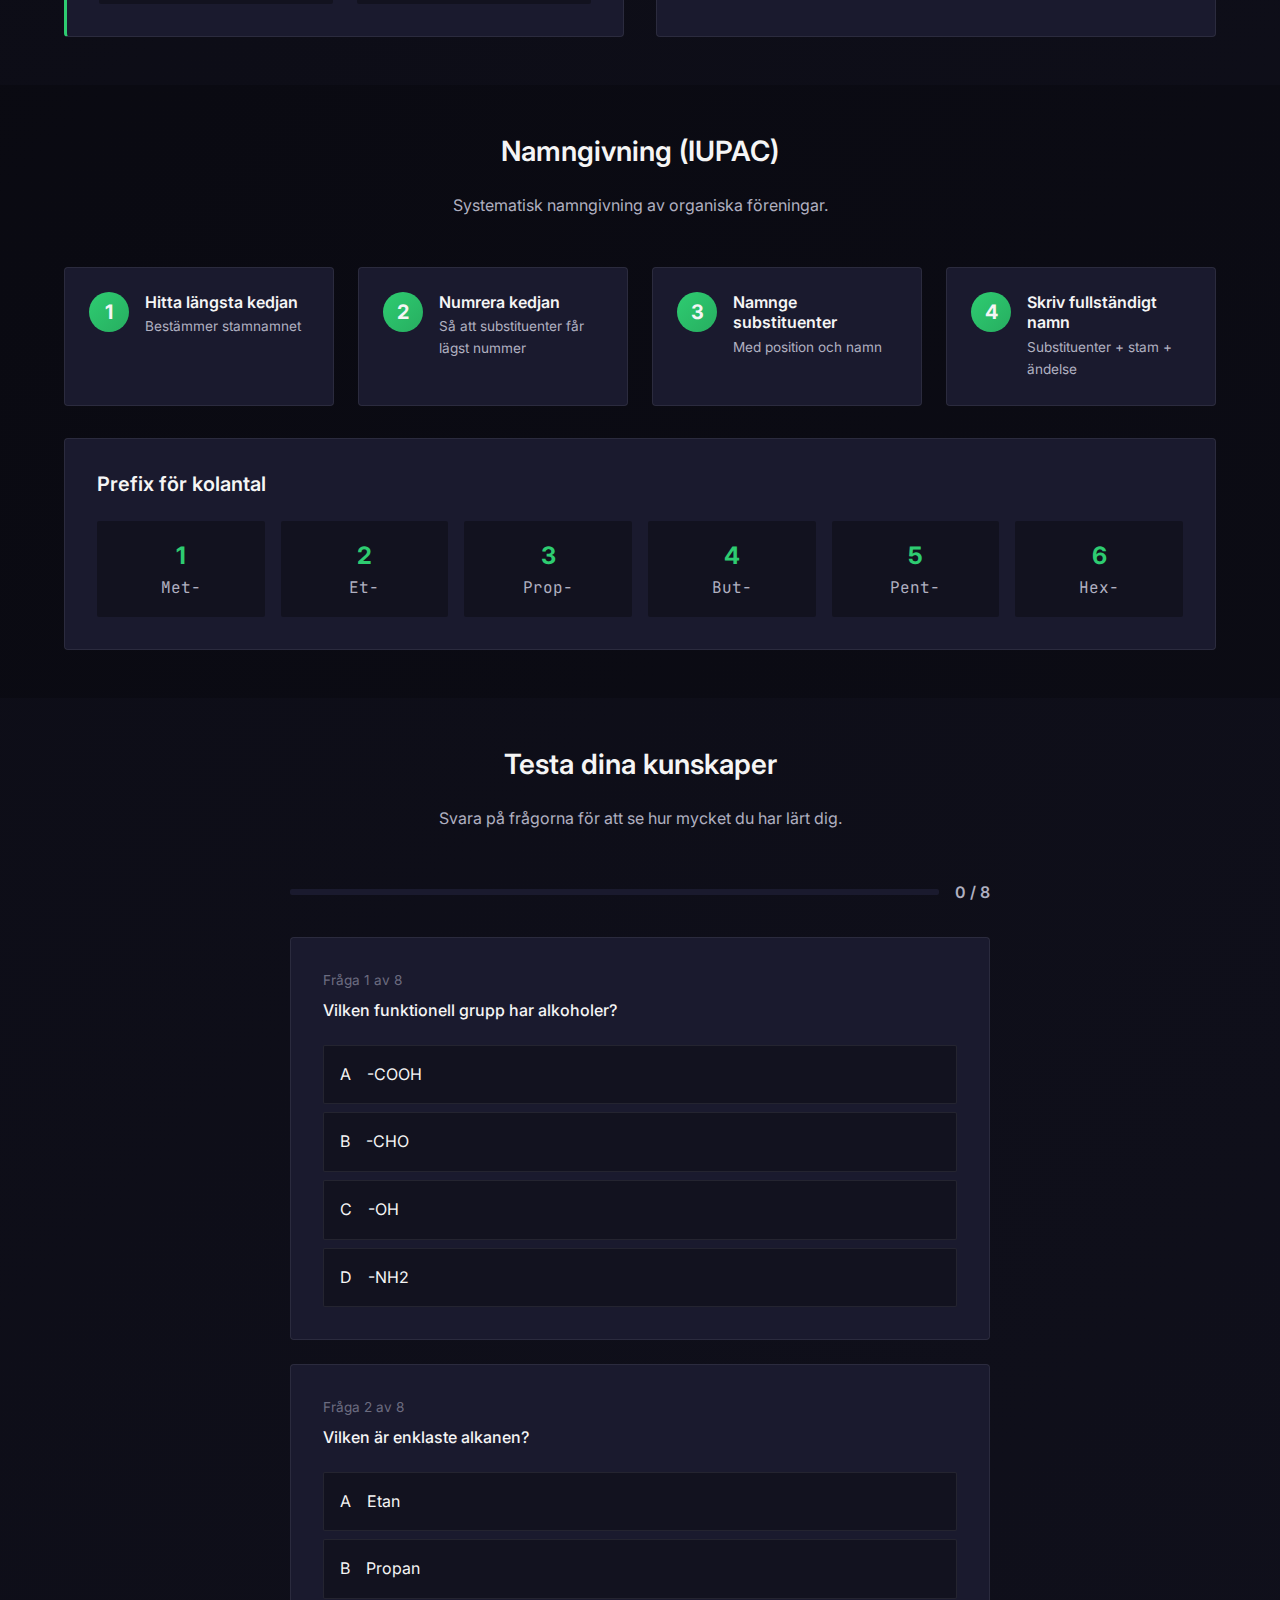
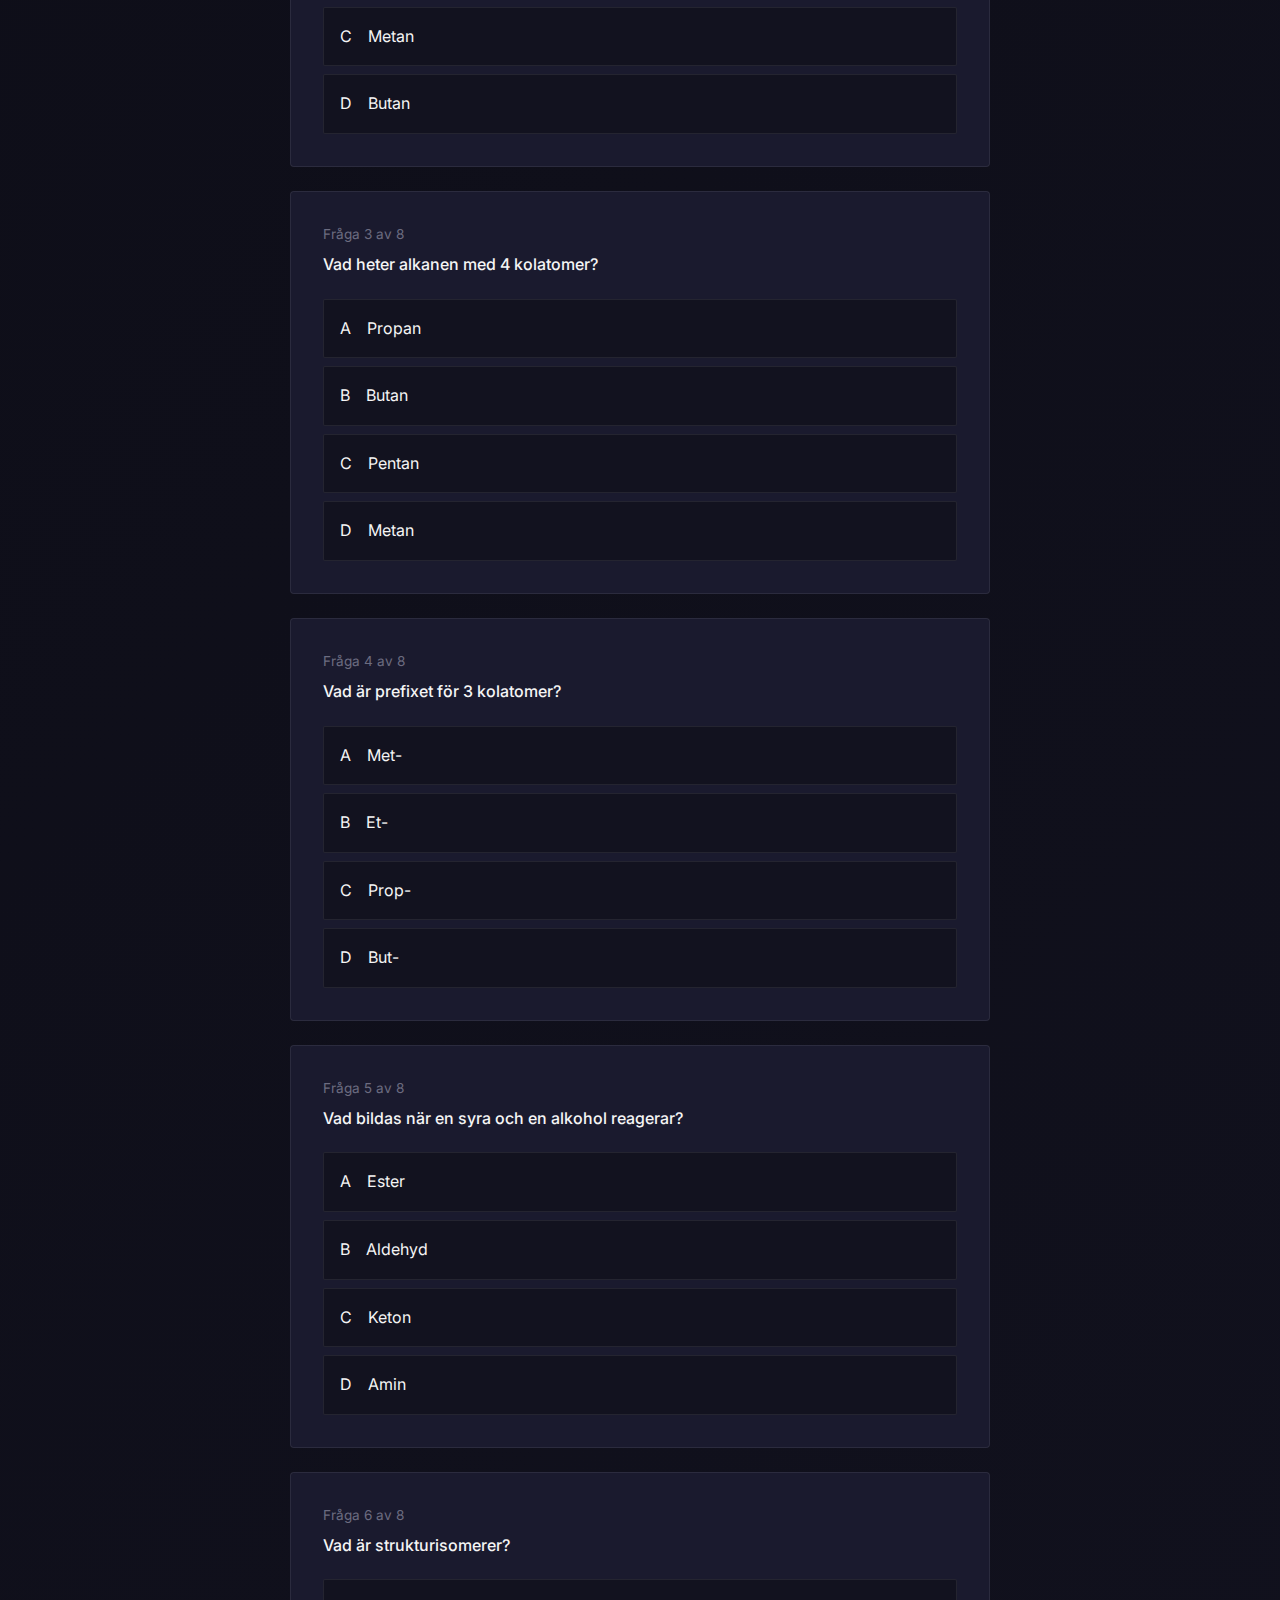
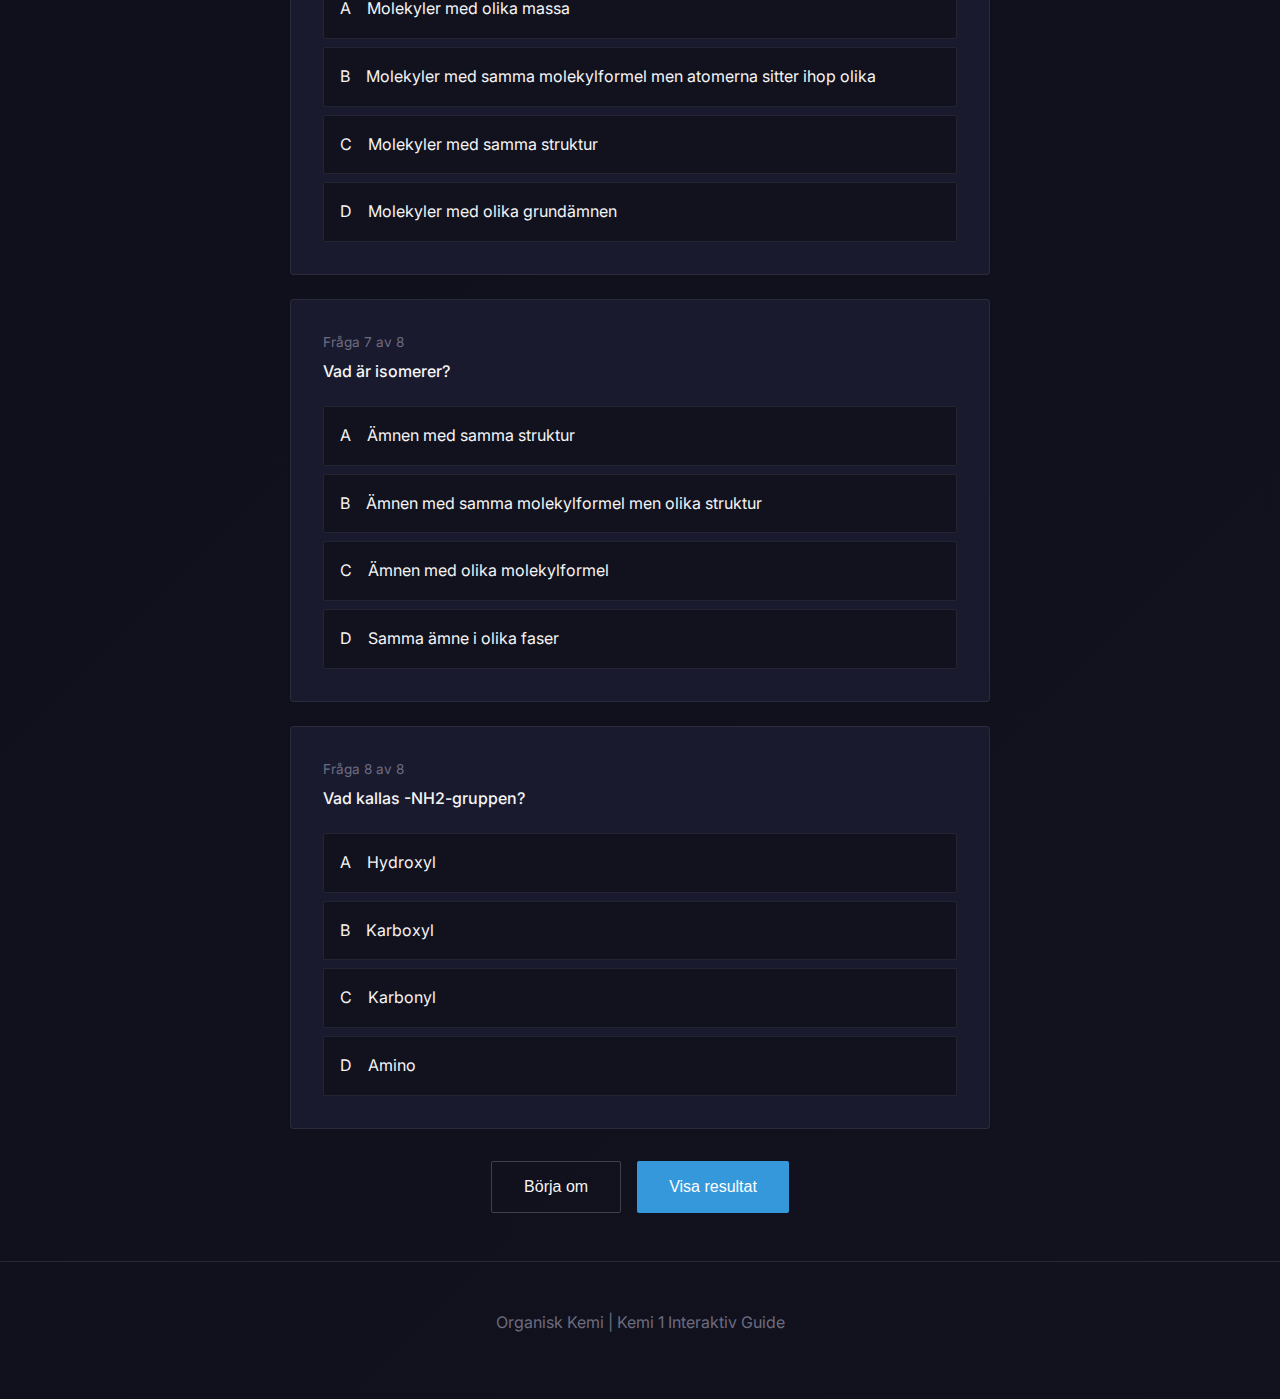
<file: organisk-kemi/index.html>
<!DOCTYPE html>
<html lang="sv">

<head>
    <meta charset="UTF-8" />
    <meta name="viewport" content="width=device-width, initial-scale=1.0" />
    <title>Organisk Kemi | Kemi 1</title>
    <meta name="description"
        content="Lär dig om kolföreningar, alkaner, alkener, alkyner, alkoholer och funktionella grupper." />
    <link rel="preconnect" href="https://fonts.googleapis.com" />
    <link rel="preconnect" href="https://fonts.gstatic.com" crossorigin />
    <link
        href="https://fonts.googleapis.com/css2?family=Inter:wght@400;500;600;700&family=JetBrains+Mono:wght@400;600;700&display=swap"
        rel="stylesheet" />
    <link rel="icon" href="favicon.svg" type="image/svg+xml" />
    <link rel="stylesheet" href="../styles.css" />
    <link rel="stylesheet" href="organic-styles.css" />
</head>

<body>
    <header>
        <nav>
            <a href="../" class="logo">
                <span class="organic-accent">Organisk</span> Kemi
            </a>
            <button class="nav-toggle" aria-label="Meny">&#9776;</button>
            <ul class="nav-links">
                <li><a href="#intro">Intro</a></li>
                <li><a href="#kolvateten">Kolväten</a></li>
                <li><a href="#funktionella">Grupper</a></li>
                <li><a href="#isomeri">Isomeri</a></li>
                <li><a href="#namngivning">Namngivning</a></li>
                <li><a href="#quiz">Quiz</a></li>
            </ul>
        </nav>
    </header>

    <main>
        <!-- Hero Section -->
        <section class="hero" id="hem">
            <div class="hero-content">
                <h1>
                    <span class="text-organic">Organisk</span> Kemi
                </h1>
                <p>
                    Kolföreningarnas värld – från enkla alkaner till komplexa biomolekyler.
                </p>
                <div class="flex-center">
                    <a href="#intro" class="btn btn-primary">Börja lära dig</a>
                    <a href="#quiz" class="btn btn-secondary">Testa dina kunskaper</a>
                </div>
            </div>
        </section>

        <!-- Intro Section -->
        <section id="intro">
            <div class="container">
                <div class="section-header">
                    <h2>Vad är organisk kemi?</h2>
                    <p>Kemin om kolföreningar – grunden för allt liv.</p>
                </div>

                <div class="grid-2">
                    <div class="card card-organic">
                        <h3>Kolets egenskaper</h3>
                        <div class="carbon-props">
                            <div class="carbon-atom">C</div>
                            <ul class="carbon-features">
                                <li>4 valenselektroner</li>
                                <li>Kan bilda 4 kovalenta bindningar</li>
                                <li>Binder till sig själv → långa kedjor</li>
                                <li>Binder till H, O, N med flera</li>
                            </ul>
                        </div>
                    </div>

                    <div class="card">
                        <h3>Varför är kol så speciellt?</h3>
                        <p>Kolets förmåga att bilda långa kedjor och ringar ger upphov till miljontals olika föreningar.
                        </p>
                        <div class="carbon-structures">
                            <div class="structure">
                                <span class="structure-visual">—C—C—C—</span>
                                <span class="structure-label">Kedjor</span>
                            </div>
                            <div class="structure">
                                <span class="structure-visual">—C=C—</span>
                                <span class="structure-label">Dubbelbindningar</span>
                            </div>
                            <div class="structure">
                                <span class="structure-visual">◯</span>
                                <span class="structure-label">Ringar</span>
                            </div>
                        </div>
                    </div>
                </div>
            </div>
        </section>

        <!-- Hydrocarbons Section -->
        <section id="kolvateten">
            <div class="container">
                <div class="section-header">
                    <h2>Kolväten</h2>
                    <p>Föreningar som endast innehåller kol och väte.</p>
                </div>

                <div class="hydrocarbon-tabs">
                    <button class="hc-tab active" data-type="alkaner">Alkaner</button>
                    <button class="hc-tab" data-type="alkener">Alkener</button>
                    <button class="hc-tab" data-type="alkyner">Alkyner</button>
                </div>

                <div class="hc-panels">
                    <div class="hc-panel active" id="alkaner">
                        <div class="grid-2">
                            <div class="hc-info">
                                <h3>Alkaner (mättade kolväten)</h3>
                                <div class="formula-block">C<sub>n</sub>H<sub>2n+2</sub></div>
                                <ul class="hc-features">
                                    <li>Endast enkelbindningar</li>
                                    <li>Relativt oreaktiva</li>
                                    <li>Används som bränslen</li>
                                </ul>
                            </div>
                            <div class="hc-examples">
                                <div class="molecule-card">
                                    <span class="mol-name">Metan</span>
                                    <span class="mol-formula">CH₄</span>
                                </div>
                                <div class="molecule-card">
                                    <span class="mol-name">Etan</span>
                                    <span class="mol-formula">C₂H₆</span>
                                </div>
                                <div class="molecule-card">
                                    <span class="mol-name">Propan</span>
                                    <span class="mol-formula">C₃H₈</span>
                                </div>
                                <div class="molecule-card">
                                    <span class="mol-name">Butan</span>
                                    <span class="mol-formula">C₄H₁₀</span>
                                </div>
                            </div>
                        </div>
                    </div>

                    <div class="hc-panel" id="alkener">
                        <div class="grid-2">
                            <div class="hc-info">
                                <h3>Alkener (omättade)</h3>
                                <div class="formula-block">C<sub>n</sub>H<sub>2n</sub></div>
                                <ul class="hc-features">
                                    <li>Minst en dubbelbindning (C=C)</li>
                                    <li>Mer reaktiva än alkaner</li>
                                    <li>Additionsreaktioner</li>
                                </ul>
                            </div>
                            <div class="hc-examples">
                                <div class="molecule-card">
                                    <span class="mol-name">Eten</span>
                                    <span class="mol-formula">C₂H₄</span>
                                </div>
                                <div class="molecule-card">
                                    <span class="mol-name">Propen</span>
                                    <span class="mol-formula">C₃H₆</span>
                                </div>
                                <div class="molecule-card">
                                    <span class="mol-name">Buten</span>
                                    <span class="mol-formula">C₄H₈</span>
                                </div>
                            </div>
                        </div>
                    </div>

                    <div class="hc-panel" id="alkyner">
                        <div class="grid-2">
                            <div class="hc-info">
                                <h3>Alkyner</h3>
                                <div class="formula-block">C<sub>n</sub>H<sub>2n-2</sub></div>
                                <ul class="hc-features">
                                    <li>Minst en trippelbindning (C≡C)</li>
                                    <li>Mycket reaktiva</li>
                                    <li>Används vid svetsning</li>
                                </ul>
                            </div>
                            <div class="hc-examples">
                                <div class="molecule-card">
                                    <span class="mol-name">Etyn (acetylen)</span>
                                    <span class="mol-formula">C₂H₂</span>
                                </div>
                                <div class="molecule-card">
                                    <span class="mol-name">Propyn</span>
                                    <span class="mol-formula">C₃H₄</span>
                                </div>
                            </div>
                        </div>
                    </div>
                </div>
            </div>
        </section>

        <!-- Functional Groups Section -->
        <section id="funktionella">
            <div class="container">
                <div class="section-header">
                    <h2>Funktionella grupper</h2>
                    <p>Atomgrupper som ger molekylen specifika egenskaper.</p>
                </div>

                <div class="func-groups">
                    <div class="func-group">
                        <div class="func-header alcohol">
                            <h3>Alkoholer</h3>
                            <span class="func-formula">—OH</span>
                        </div>
                        <div class="func-content">
                            <p>Hydroxylgrupp bunden till kol</p>
                            <div class="func-examples">
                                <span>Metanol (CH₃OH)</span>
                                <span>Etanol (C₂H₅OH)</span>
                            </div>
                        </div>
                    </div>

                    <div class="func-group">
                        <div class="func-header aldehyde">
                            <h3>Aldehyder</h3>
                            <span class="func-formula">—CHO</span>
                        </div>
                        <div class="func-content">
                            <p>Karbonylgrupp i änden av kedjan</p>
                            <div class="func-examples">
                                <span>Metanal (formaldehyd)</span>
                                <span>Etanal (acetaldehyd)</span>
                            </div>
                        </div>
                    </div>

                    <div class="func-group">
                        <div class="func-header ketone">
                            <h3>Ketoner</h3>
                            <span class="func-formula">—CO—</span>
                        </div>
                        <div class="func-content">
                            <p>Karbonylgrupp mitt i kedjan</p>
                            <div class="func-examples">
                                <span>Propanon (aceton)</span>
                            </div>
                        </div>
                    </div>

                    <div class="func-group">
                        <div class="func-header acid">
                            <h3>Karboxylsyror</h3>
                            <span class="func-formula">—COOH</span>
                        </div>
                        <div class="func-content">
                            <p>Karboxylgrupp – syra</p>
                            <div class="func-examples">
                                <span>Metansyra (myrsyra)</span>
                                <span>Etansyra (ättika)</span>
                            </div>
                        </div>
                    </div>

                    <div class="func-group">
                        <div class="func-header ester">
                            <h3>Estrar</h3>
                            <span class="func-formula">—COO—</span>
                        </div>
                        <div class="func-content">
                            <p>Bildas från syra + alkohol</p>
                            <div class="func-examples">
                                <span>Fruktdofter</span>
                                <span>Fetter och oljor</span>
                            </div>
                        </div>
                    </div>

                    <div class="func-group">
                        <div class="func-header amine">
                            <h3>Aminer</h3>
                            <span class="func-formula">—NH₂</span>
                        </div>
                        <div class="func-content">
                            <p>Aminogrupp – bas</p>
                            <div class="func-examples">
                                <span>Metylamin (CH₃NH₂)</span>
                                <span>Aminosyror</span>
                            </div>
                        </div>
                    </div>
                </div>
            </div>
        </section>

        <!-- Isomeri Section -->
        <section id="isomeri">
            <div class="container">
                <div class="section-header">
                    <h2>Isomeri</h2>
                    <p>Samma molekylformel, olika strukturformel.</p>
                </div>

                <div class="grid-2">
                    <div class="card card-organic">
                        <h3>Strukturisomeri</h3>
                        <p>Atomerna sitter ihop på olika sätt.</p>
                        <div class="isomer-example">
                            <div class="isomer">
                                <span class="isomer-name">Butan</span>
                                <span class="isomer-visual">C—C—C—C</span>
                                <span class="isomer-desc">Rak kedja</span>
                            </div>
                            <div class="isomer">
                                <span class="isomer-name">Isobutan</span>
                                <span class="isomer-visual">C—C(C)—C</span>
                                <span class="isomer-desc">Förgrenad</span>
                            </div>
                        </div>
                    </div>

                    <div class="card">
                        <h3>Betydelse</h3>
                        <ul class="isomer-list">
                            <li>Olika fysikaliska egenskaper</li>
                            <li>Olika kokpunkter</li>
                            <li>Kan ha olika kemiska egenskaper</li>
                            <li>Fler kol = fler möjliga isomerer</li>
                        </ul>
                    </div>
                </div>
            </div>
        </section>

        <!-- Naming Section -->
        <section id="namngivning">
            <div class="container">
                <div class="section-header">
                    <h2>Namngivning (IUPAC)</h2>
                    <p>Systematisk namngivning av organiska föreningar.</p>
                </div>

                <div class="naming-steps">
                    <div class="naming-step">
                        <span class="step-num">1</span>
                        <div>
                            <h4>Hitta längsta kedjan</h4>
                            <p>Bestämmer stamnamnet</p>
                        </div>
                    </div>
                    <div class="naming-step">
                        <span class="step-num">2</span>
                        <div>
                            <h4>Numrera kedjan</h4>
                            <p>Så att substituenter får lägst nummer</p>
                        </div>
                    </div>
                    <div class="naming-step">
                        <span class="step-num">3</span>
                        <div>
                            <h4>Namnge substituenter</h4>
                            <p>Med position och namn</p>
                        </div>
                    </div>
                    <div class="naming-step">
                        <span class="step-num">4</span>
                        <div>
                            <h4>Skriv fullständigt namn</h4>
                            <p>Substituenter + stam + ändelse</p>
                        </div>
                    </div>
                </div>

                <div class="naming-prefixes mt-xl">
                    <h3>Prefix för kolantal</h3>
                    <div class="prefix-table">
                        <div class="prefix-row">
                            <span class="prefix-num">1</span>
                            <span class="prefix-name">Met-</span>
                        </div>
                        <div class="prefix-row">
                            <span class="prefix-num">2</span>
                            <span class="prefix-name">Et-</span>
                        </div>
                        <div class="prefix-row">
                            <span class="prefix-num">3</span>
                            <span class="prefix-name">Prop-</span>
                        </div>
                        <div class="prefix-row">
                            <span class="prefix-num">4</span>
                            <span class="prefix-name">But-</span>
                        </div>
                        <div class="prefix-row">
                            <span class="prefix-num">5</span>
                            <span class="prefix-name">Pent-</span>
                        </div>
                        <div class="prefix-row">
                            <span class="prefix-num">6</span>
                            <span class="prefix-name">Hex-</span>
                        </div>
                    </div>
                </div>
            </div>
        </section>

        <!-- Quiz Section -->
        <section id="quiz">
            <div class="container">
                <div class="section-header">
                    <h2>Testa dina kunskaper</h2>
                    <p>Svara på frågorna för att se hur mycket du har lärt dig.</p>
                </div>

                <div class="quiz-container">
                    <div class="quiz-progress">
                        <div class="quiz-progress-bar">
                            <div class="quiz-progress-fill" id="quizProgress"></div>
                        </div>
                        <span class="quiz-score" id="quizScore">0 / 0</span>
                    </div>

                    <div id="quizQuestions"></div>

                    <div class="flex-center mt-xl">
                        <button class="btn btn-secondary" onclick="resetQuiz()">Börja om</button>
                        <button class="btn btn-primary" id="checkAnswersBtn" onclick="checkAllAnswers()">Visa
                            resultat</button>
                    </div>
                </div>
            </div>
        </section>
    </main>

    <footer class="site-footer">
        <p>Organisk Kemi | Kemi 1 Interaktiv Guide</p>
    </footer>

    <script src="organic-script.js"></script>
</body>

</html>
</file>
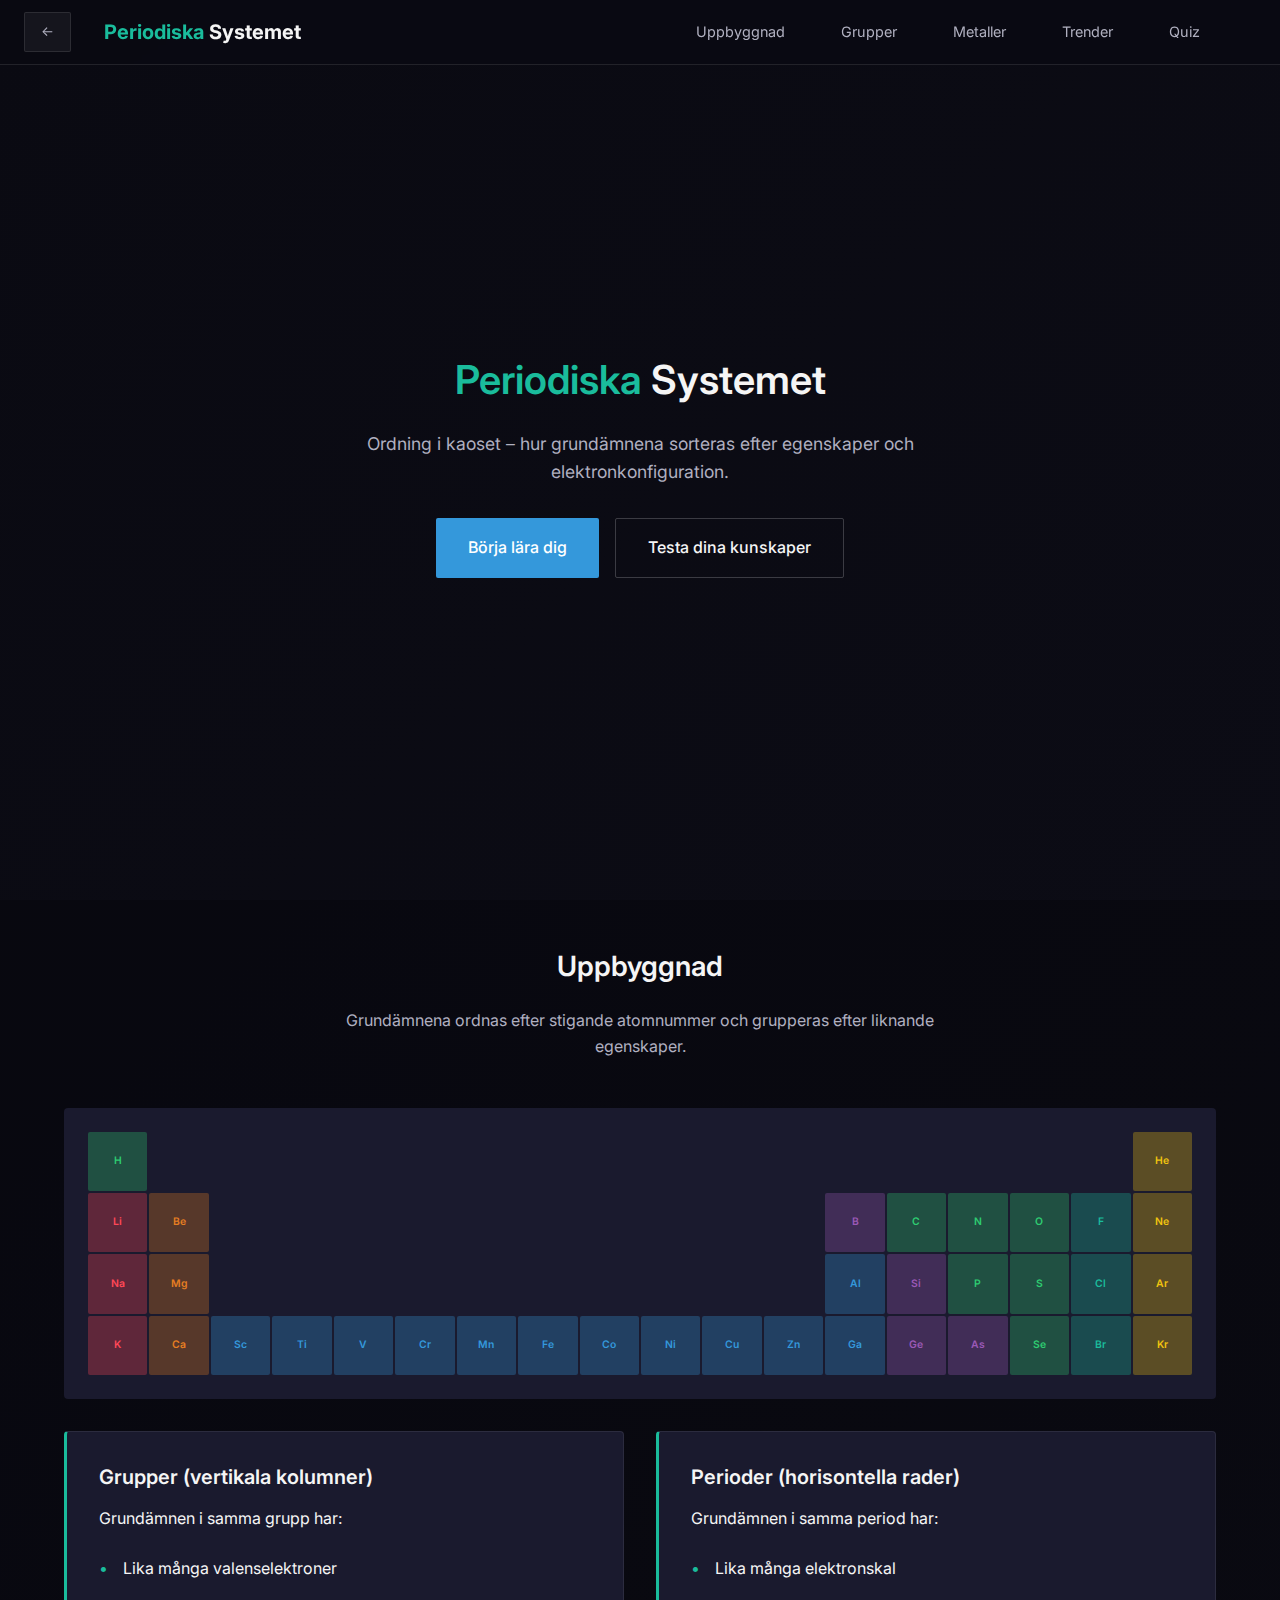
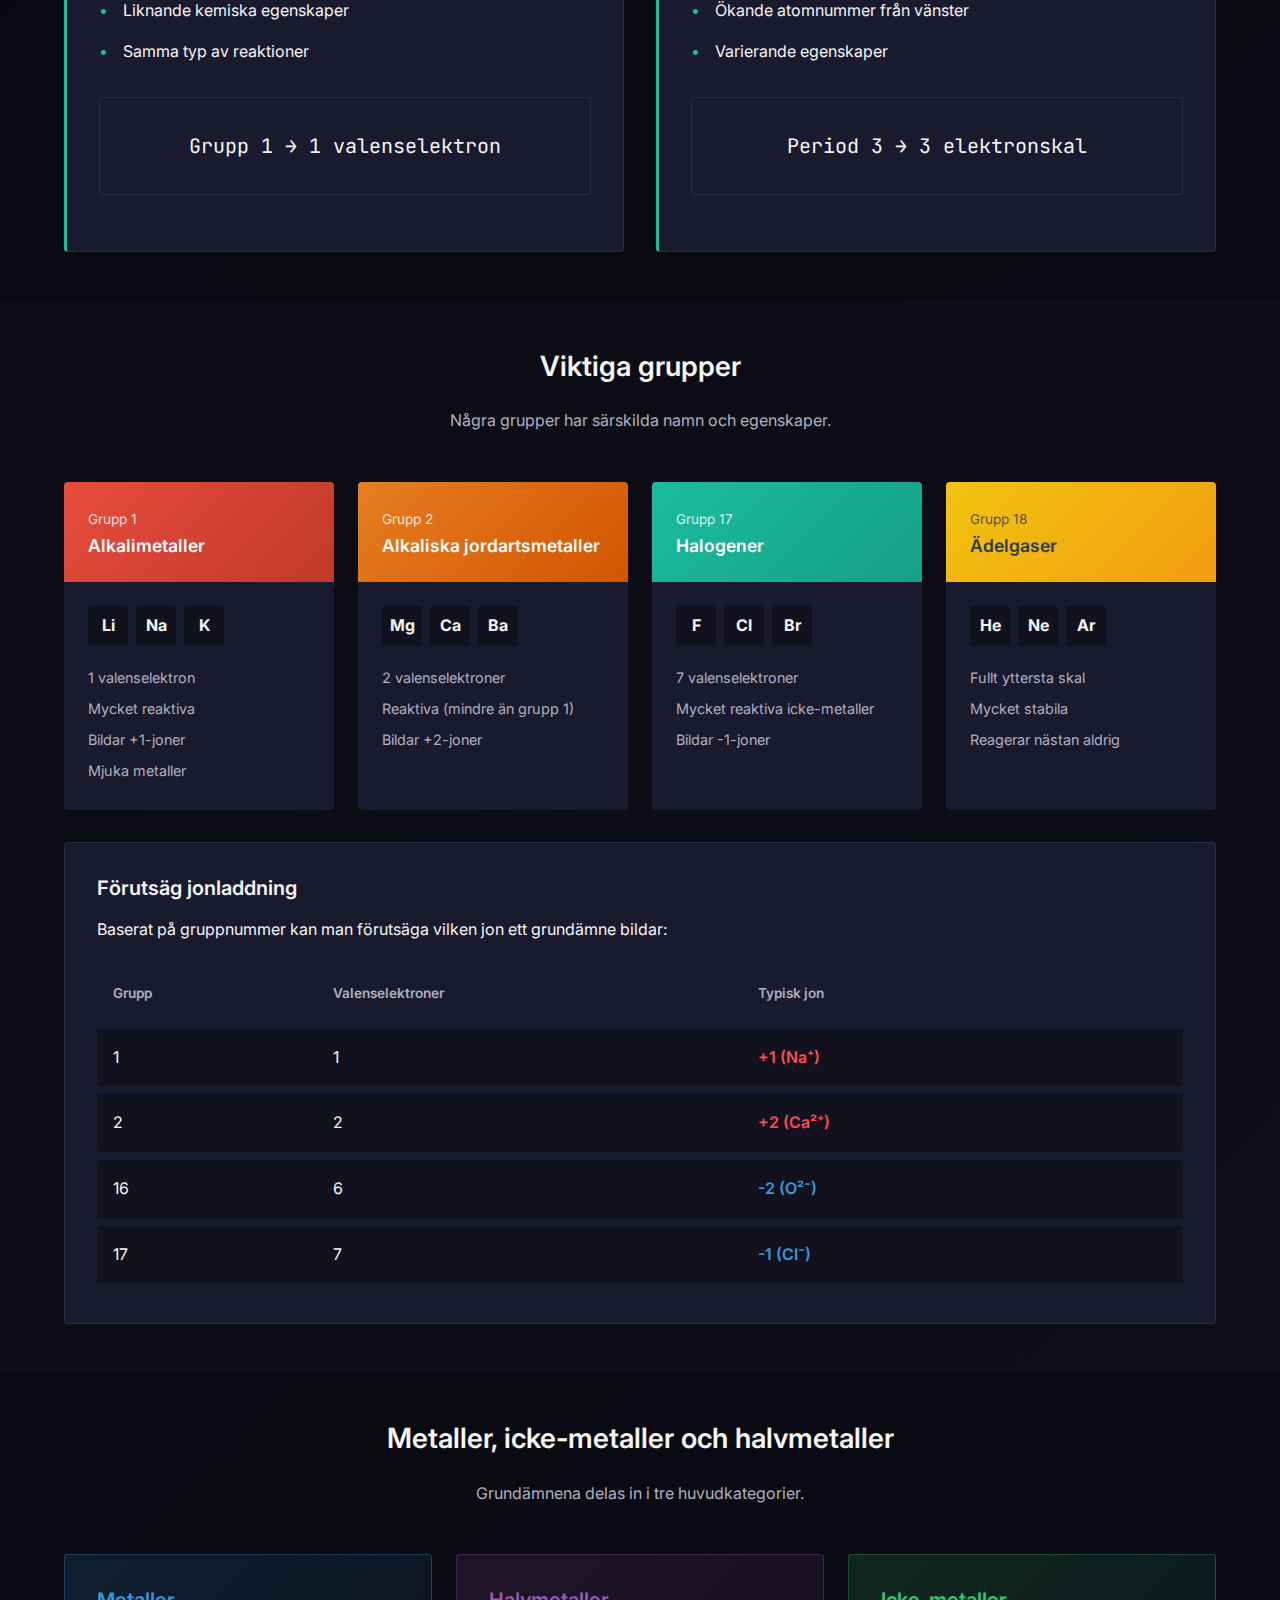
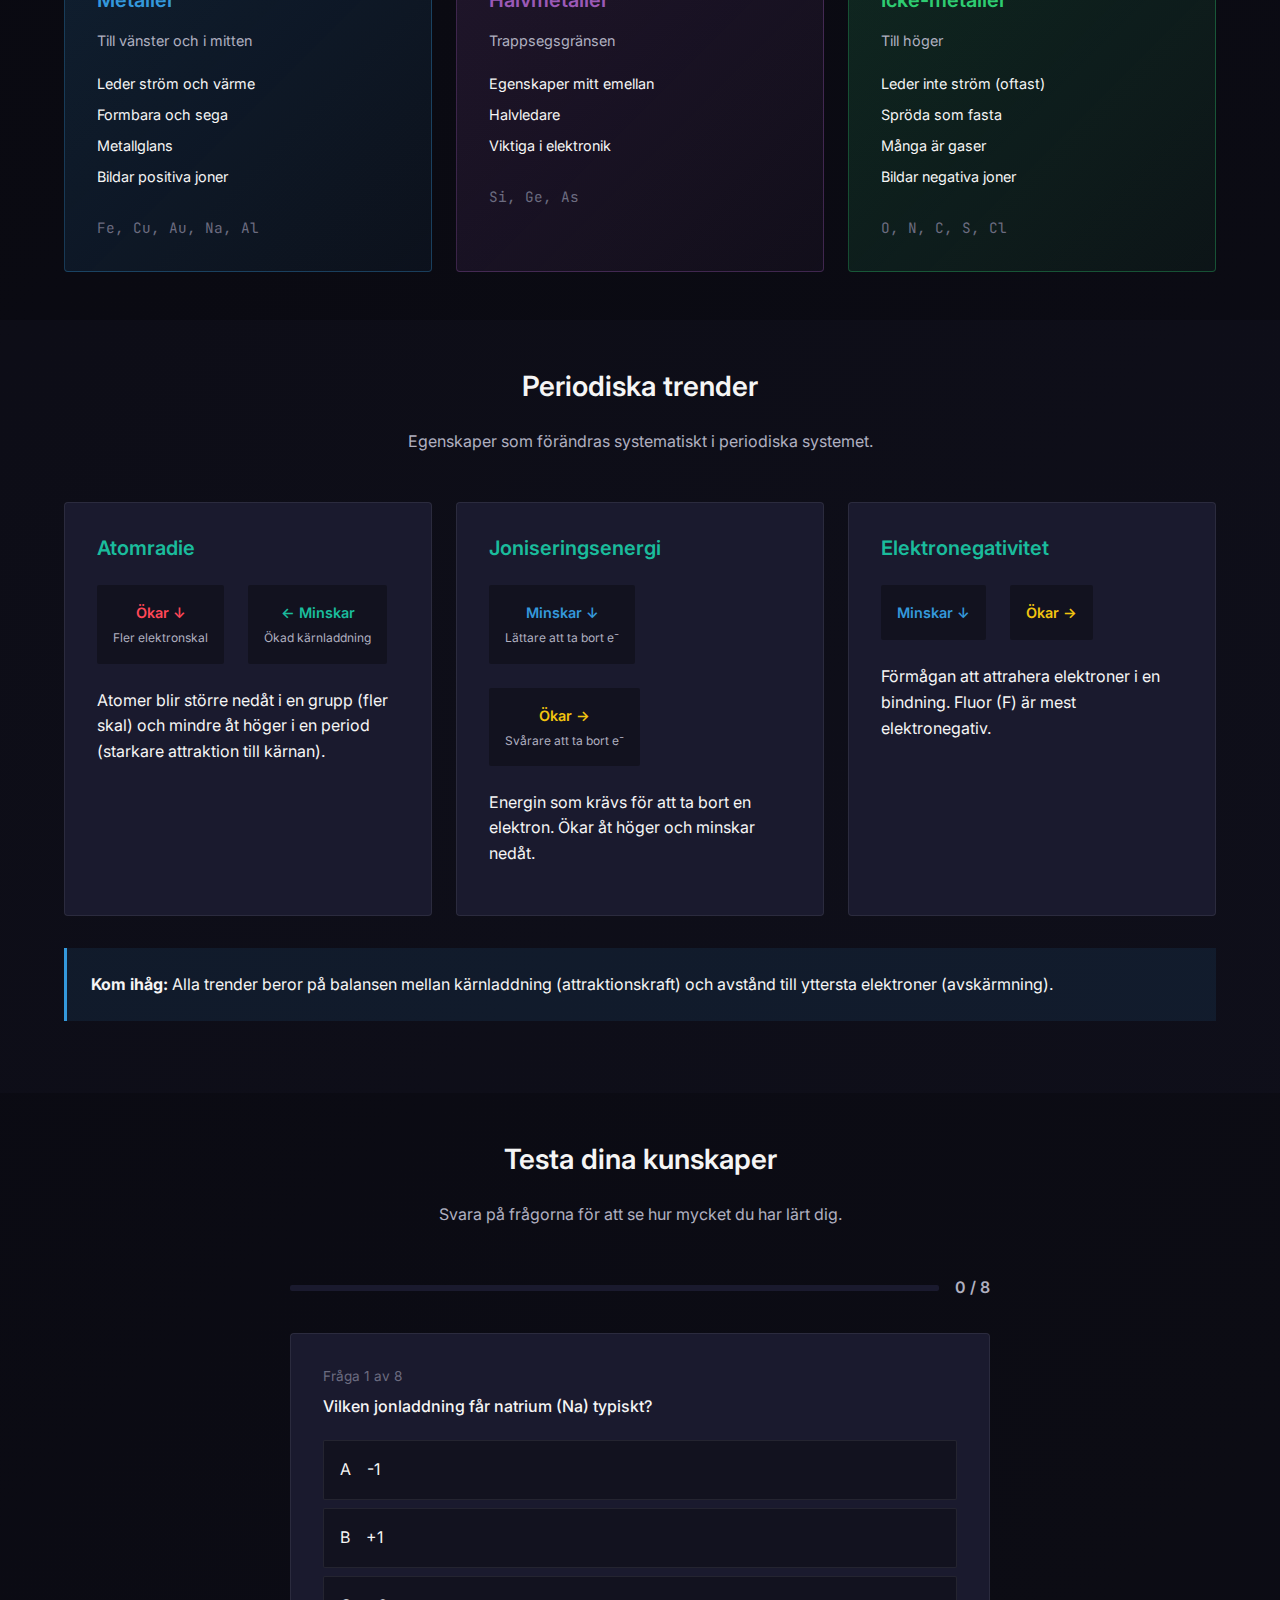
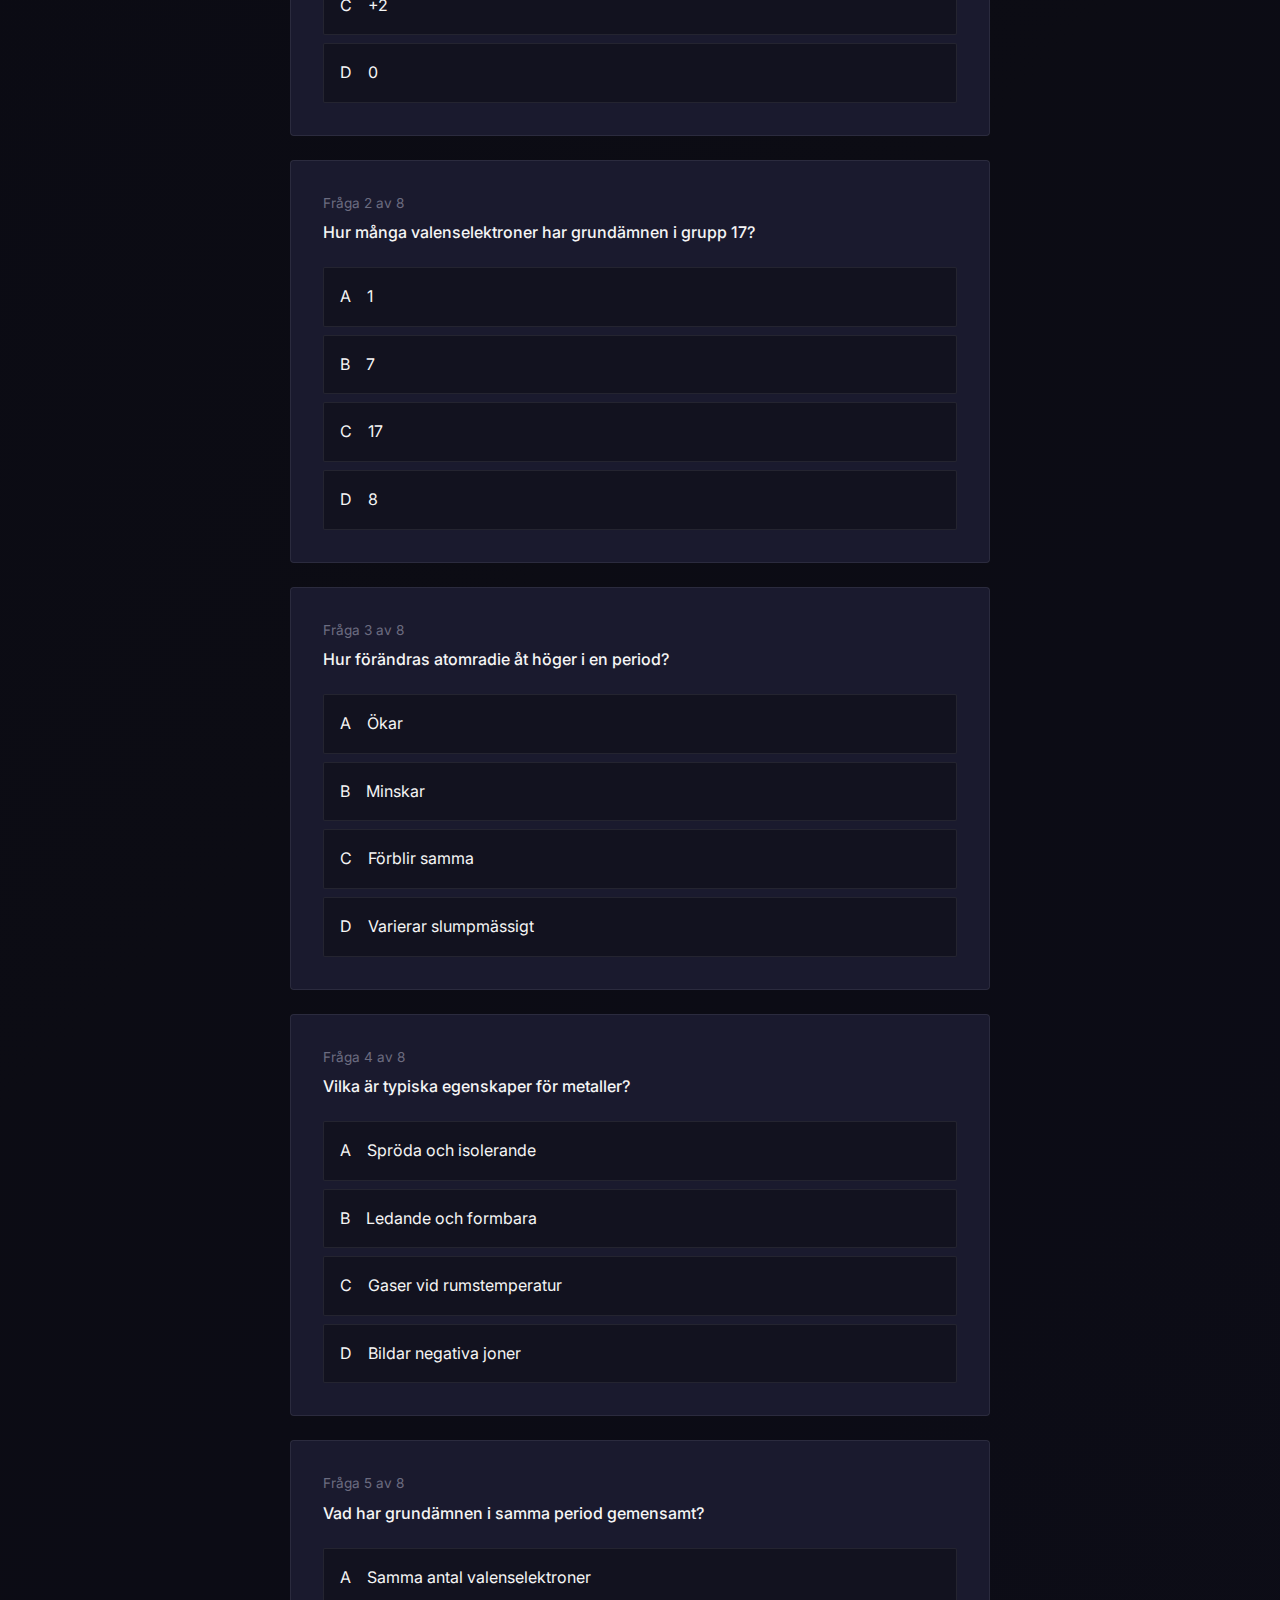
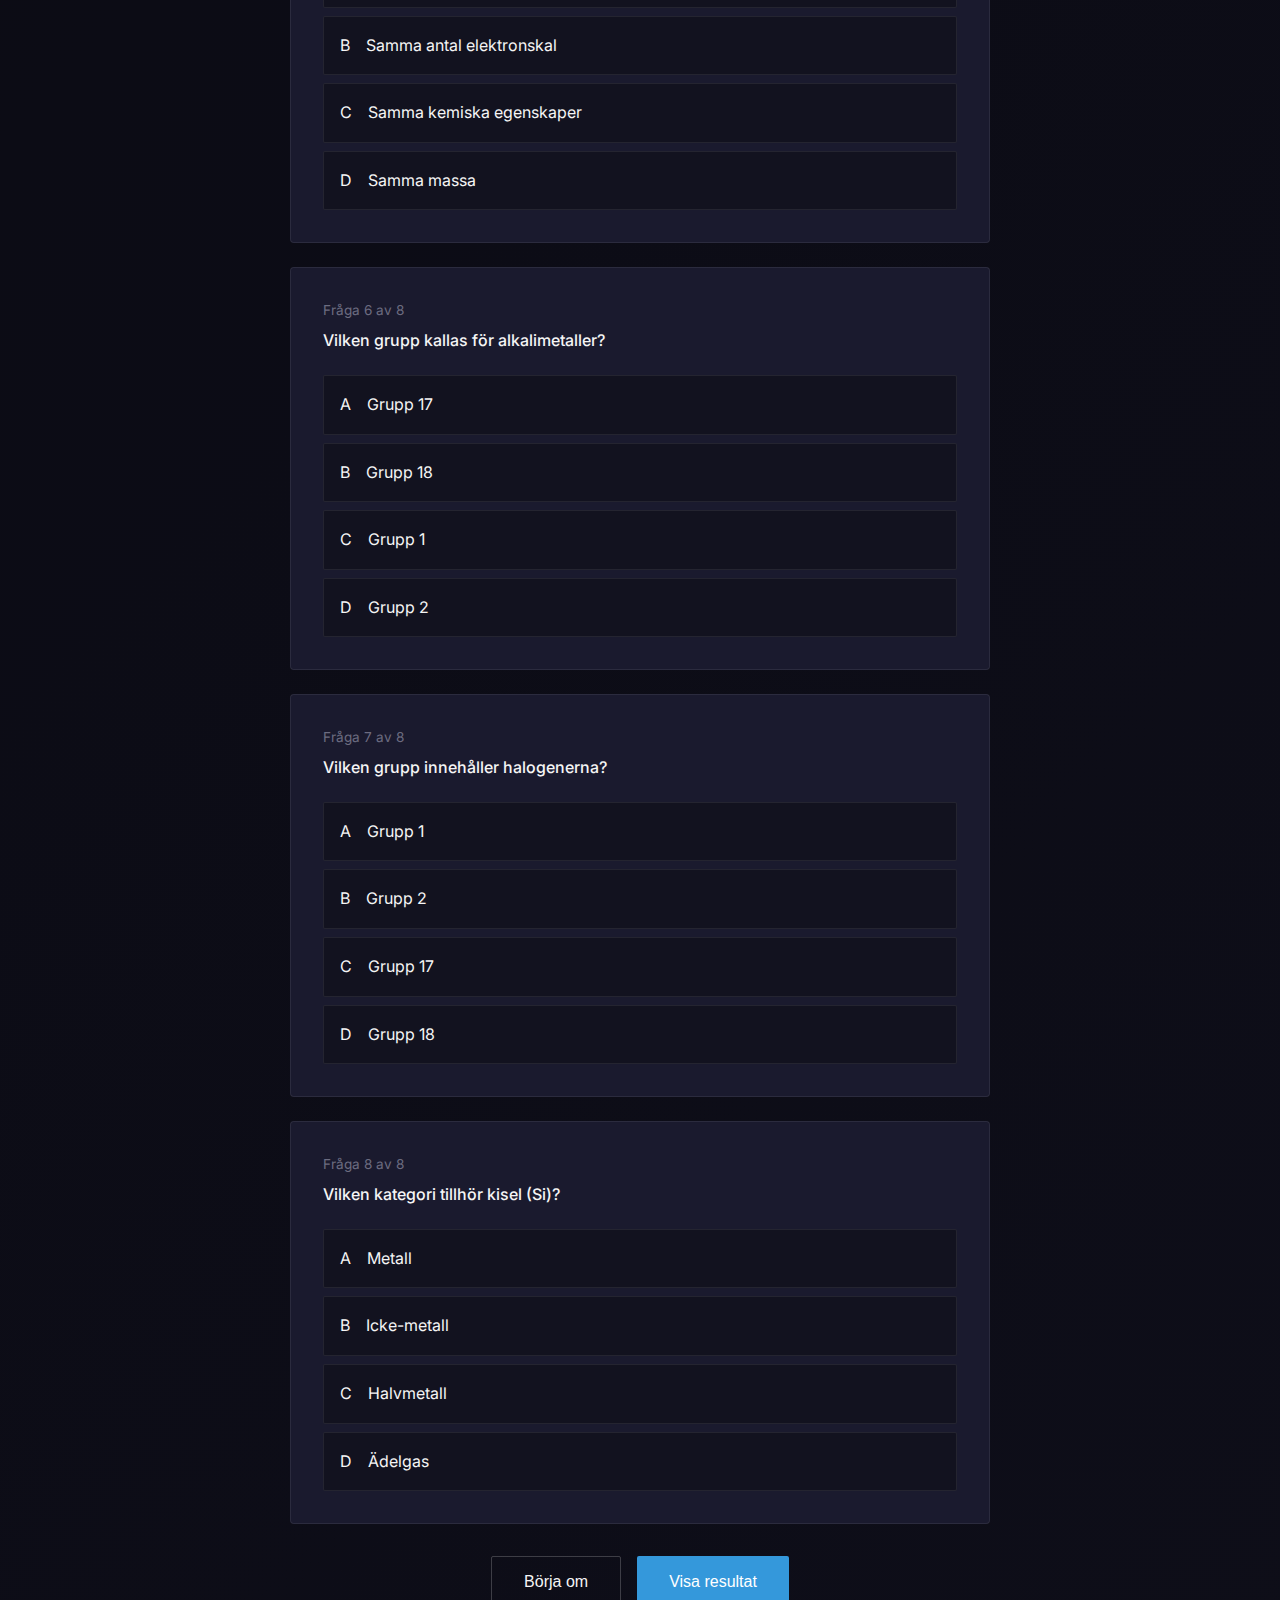
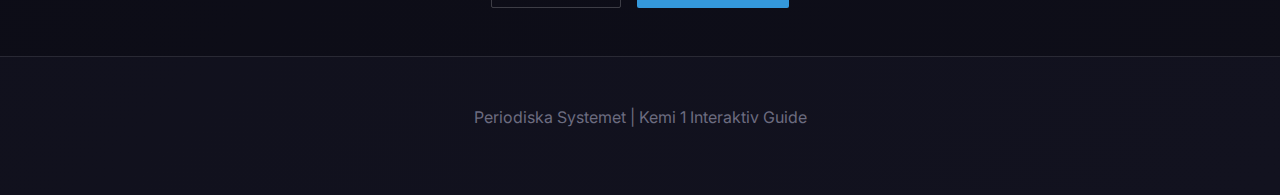
<file: periodiska-systemet/index.html>
<!DOCTYPE html>
<html lang="sv">

<head>
    <meta charset="UTF-8" />
    <meta name="viewport" content="width=device-width, initial-scale=1.0" />
    <title>Periodiska Systemet | Kemi 1</title>
    <meta name="description" content="Lär dig om periodiska systemet, grupper, perioder och element-egenskaper." />
    <link rel="preconnect" href="https://fonts.googleapis.com" />
    <link rel="preconnect" href="https://fonts.gstatic.com" crossorigin />
    <link
        href="https://fonts.googleapis.com/css2?family=Inter:wght@400;500;600;700&family=JetBrains+Mono:wght@400;600;700&display=swap"
        rel="stylesheet" />
    <link rel="icon" href="favicon.svg" type="image/svg+xml" />
    <link rel="stylesheet" href="../styles.css" />
    <link rel="stylesheet" href="periodic-styles.css" />
</head>

<body>
    <header>
        <nav>
            <a href="../" class="nav-back">←</a>
            <a href="../" class="logo">
                <span class="periodic-accent">Periodiska</span> Systemet
            </a>
            <button class="nav-toggle" aria-label="Meny">&#9776;</button>
            <ul class="nav-links">
                <li><a href="#uppbyggnad">Uppbyggnad</a></li>
                <li><a href="#grupper">Grupper</a></li>
                <li><a href="#metaller">Metaller</a></li>
                <li><a href="#trender">Trender</a></li>
                <li><a href="#quiz">Quiz</a></li>
                <li class="nav-menu-back"><a href="../">← Tillbaka till meny</a></li>
            </ul>
        </nav>
    </header>

    <main>
        <!-- Hero Section -->
        <section class="hero" id="hem">
            <div class="hero-content">
                <h1>
                    <span class="text-periodic">Periodiska</span> Systemet
                </h1>
                <p>
                    Ordning i kaoset – hur grundämnena sorteras efter egenskaper och elektronkonfiguration.
                </p>
                <div class="flex-center">
                    <a href="#uppbyggnad" class="btn btn-primary">Börja lära dig</a>
                    <a href="#quiz" class="btn btn-secondary">Testa dina kunskaper</a>
                </div>
            </div>
        </section>

        <!-- Structure Section -->
        <section id="uppbyggnad">
            <div class="container">
                <div class="section-header">
                    <h2>Uppbyggnad</h2>
                    <p>Grundämnena ordnas efter stigande atomnummer och grupperas efter liknande egenskaper.</p>
                </div>

                <div class="mini-periodic-table" id="miniPeriodicTable">
                    <!-- Simplified periodic table generated by JS -->
                </div>

                <div class="grid-2 mt-xl">
                    <div class="card card-periodic">
                        <h3>Grupper (vertikala kolumner)</h3>
                        <p>Grundämnen i samma grupp har:</p>
                        <ul class="feature-list">
                            <li>Lika många valenselektroner</li>
                            <li>Liknande kemiska egenskaper</li>
                            <li>Samma typ av reaktioner</li>
                        </ul>
                        <div class="formula-block">Grupp 1 → 1 valenselektron</div>
                    </div>

                    <div class="card card-periodic">
                        <h3>Perioder (horisontella rader)</h3>
                        <p>Grundämnen i samma period har:</p>
                        <ul class="feature-list">
                            <li>Lika många elektronskal</li>
                            <li>Ökande atomnummer från vänster</li>
                            <li>Varierande egenskaper</li>
                        </ul>
                        <div class="formula-block">Period 3 → 3 elektronskal</div>
                    </div>
                </div>
            </div>
        </section>

        <!-- Groups Section -->
        <section id="grupper">
            <div class="container">
                <div class="section-header">
                    <h2>Viktiga grupper</h2>
                    <p>Några grupper har särskilda namn och egenskaper.</p>
                </div>

                <div class="group-cards">
                    <div class="group-card group-1">
                        <div class="group-header">
                            <span class="group-number">Grupp 1</span>
                            <h3>Alkalimetaller</h3>
                        </div>
                        <div class="group-content">
                            <div class="element-examples">
                                <span class="element-badge">Li</span>
                                <span class="element-badge">Na</span>
                                <span class="element-badge">K</span>
                            </div>
                            <ul>
                                <li>1 valenselektron</li>
                                <li>Mycket reaktiva</li>
                                <li>Bildar +1-joner</li>
                                <li>Mjuka metaller</li>
                            </ul>
                        </div>
                    </div>

                    <div class="group-card group-2">
                        <div class="group-header">
                            <span class="group-number">Grupp 2</span>
                            <h3>Alkaliska jordartsmetaller</h3>
                        </div>
                        <div class="group-content">
                            <div class="element-examples">
                                <span class="element-badge">Mg</span>
                                <span class="element-badge">Ca</span>
                                <span class="element-badge">Ba</span>
                            </div>
                            <ul>
                                <li>2 valenselektroner</li>
                                <li>Reaktiva (mindre än grupp 1)</li>
                                <li>Bildar +2-joner</li>
                            </ul>
                        </div>
                    </div>

                    <div class="group-card group-17">
                        <div class="group-header">
                            <span class="group-number">Grupp 17</span>
                            <h3>Halogener</h3>
                        </div>
                        <div class="group-content">
                            <div class="element-examples">
                                <span class="element-badge">F</span>
                                <span class="element-badge">Cl</span>
                                <span class="element-badge">Br</span>
                            </div>
                            <ul>
                                <li>7 valenselektroner</li>
                                <li>Mycket reaktiva icke-metaller</li>
                                <li>Bildar -1-joner</li>
                            </ul>
                        </div>
                    </div>

                    <div class="group-card group-18">
                        <div class="group-header">
                            <span class="group-number">Grupp 18</span>
                            <h3>Ädelgaser</h3>
                        </div>
                        <div class="group-content">
                            <div class="element-examples">
                                <span class="element-badge">He</span>
                                <span class="element-badge">Ne</span>
                                <span class="element-badge">Ar</span>
                            </div>
                            <ul>
                                <li>Fullt yttersta skal</li>
                                <li>Mycket stabila</li>
                                <li>Reagerar nästan aldrig</li>
                            </ul>
                        </div>
                    </div>
                </div>

                <div class="ion-predictor mt-xl">
                    <h3>Förutsäg jonladdning</h3>
                    <p>Baserat på gruppnummer kan man förutsäga vilken jon ett grundämne bildar:</p>
                    <div class="ion-table">
                        <div class="ion-row header">
                            <span>Grupp</span>
                            <span>Valenselektroner</span>
                            <span>Typisk jon</span>
                        </div>
                        <div class="ion-row">
                            <span>1</span>
                            <span>1</span>
                            <span class="ion-positive">+1 (Na⁺)</span>
                        </div>
                        <div class="ion-row">
                            <span>2</span>
                            <span>2</span>
                            <span class="ion-positive">+2 (Ca²⁺)</span>
                        </div>
                        <div class="ion-row">
                            <span>16</span>
                            <span>6</span>
                            <span class="ion-negative">-2 (O²⁻)</span>
                        </div>
                        <div class="ion-row">
                            <span>17</span>
                            <span>7</span>
                            <span class="ion-negative">-1 (Cl⁻)</span>
                        </div>
                    </div>
                </div>
            </div>
        </section>

        <!-- Metals Section -->
        <section id="metaller">
            <div class="container">
                <div class="section-header">
                    <h2>Metaller, icke-metaller och halvmetaller</h2>
                    <p>Grundämnena delas in i tre huvudkategorier.</p>
                </div>

                <div class="category-diagram">
                    <div class="category-box category-metal">
                        <h3>Metaller</h3>
                        <p>Till vänster och i mitten</p>
                        <ul>
                            <li>Leder ström och värme</li>
                            <li>Formbara och sega</li>
                            <li>Metallglans</li>
                            <li>Bildar positiva joner</li>
                        </ul>
                        <div class="category-examples">Fe, Cu, Au, Na, Al</div>
                    </div>

                    <div class="category-box category-metalloid">
                        <h3>Halvmetaller</h3>
                        <p>Trappsegsgränsen</p>
                        <ul>
                            <li>Egenskaper mitt emellan</li>
                            <li>Halvledare</li>
                            <li>Viktiga i elektronik</li>
                        </ul>
                        <div class="category-examples">Si, Ge, As</div>
                    </div>

                    <div class="category-box category-nonmetal">
                        <h3>Icke-metaller</h3>
                        <p>Till höger</p>
                        <ul>
                            <li>Leder inte ström (oftast)</li>
                            <li>Spröda som fasta</li>
                            <li>Många är gaser</li>
                            <li>Bildar negativa joner</li>
                        </ul>
                        <div class="category-examples">O, N, C, S, Cl</div>
                    </div>
                </div>
            </div>
        </section>

        <!-- Trends Section -->
        <section id="trender">
            <div class="container">
                <div class="section-header">
                    <h2>Periodiska trender</h2>
                    <p>Egenskaper som förändras systematiskt i periodiska systemet.</p>
                </div>

                <div class="trend-cards">
                    <div class="trend-card">
                        <h3>Atomradie</h3>
                        <div class="trend-visual">
                            <div class="trend-arrow trend-down">
                                <span>Ökar ↓</span>
                                <p>Fler elektronskal</p>
                            </div>
                            <div class="trend-arrow trend-left">
                                <span>← Minskar</span>
                                <p>Ökad kärnladdning</p>
                            </div>
                        </div>
                        <p>Atomer blir större nedåt i en grupp (fler skal) och mindre åt höger i en period (starkare
                            attraktion till kärnan).</p>
                    </div>

                    <div class="trend-card">
                        <h3>Joniseringsenergi</h3>
                        <div class="trend-visual">
                            <div class="trend-arrow trend-up">
                                <span>Minskar ↓</span>
                                <p>Lättare att ta bort e⁻</p>
                            </div>
                            <div class="trend-arrow trend-right">
                                <span>Ökar →</span>
                                <p>Svårare att ta bort e⁻</p>
                            </div>
                        </div>
                        <p>Energin som krävs för att ta bort en elektron. Ökar åt höger och minskar nedåt.</p>
                    </div>

                    <div class="trend-card">
                        <h3>Elektronegativitet</h3>
                        <div class="trend-visual">
                            <div class="trend-arrow trend-up">
                                <span>Minskar ↓</span>
                            </div>
                            <div class="trend-arrow trend-right">
                                <span>Ökar →</span>
                            </div>
                        </div>
                        <p>Förmågan att attrahera elektroner i en bindning. Fluor (F) är mest elektronegativ.</p>
                    </div>
                </div>

                <div class="info-box mt-xl">
                    <strong>Kom ihåg:</strong> Alla trender beror på balansen mellan kärnladdning (attraktionskraft) och
                    avstånd till yttersta elektroner (avskärmning).
                </div>
            </div>
        </section>

        <!-- Quiz Section -->
        <section id="quiz">
            <div class="container">
                <div class="section-header">
                    <h2>Testa dina kunskaper</h2>
                    <p>Svara på frågorna för att se hur mycket du har lärt dig.</p>
                </div>

                <div class="quiz-container">
                    <div class="quiz-progress">
                        <div class="quiz-progress-bar">
                            <div class="quiz-progress-fill" id="quizProgress"></div>
                        </div>
                        <span class="quiz-score" id="quizScore">0 / 0</span>
                    </div>

                    <div id="quizQuestions"></div>

                    <div class="flex-center mt-xl">
                        <button class="btn btn-secondary" onclick="resetQuiz()">Börja om</button>
                        <button class="btn btn-primary" id="checkAnswersBtn" onclick="checkAllAnswers()">Visa
                            resultat</button>
                    </div>
                </div>
            </div>
        </section>
    </main>

    <footer class="site-footer">
        <p>Periodiska Systemet | Kemi 1 Interaktiv Guide</p>
    </footer>

    <script src="periodic-script.js"></script>
</body>

</html>
</file>
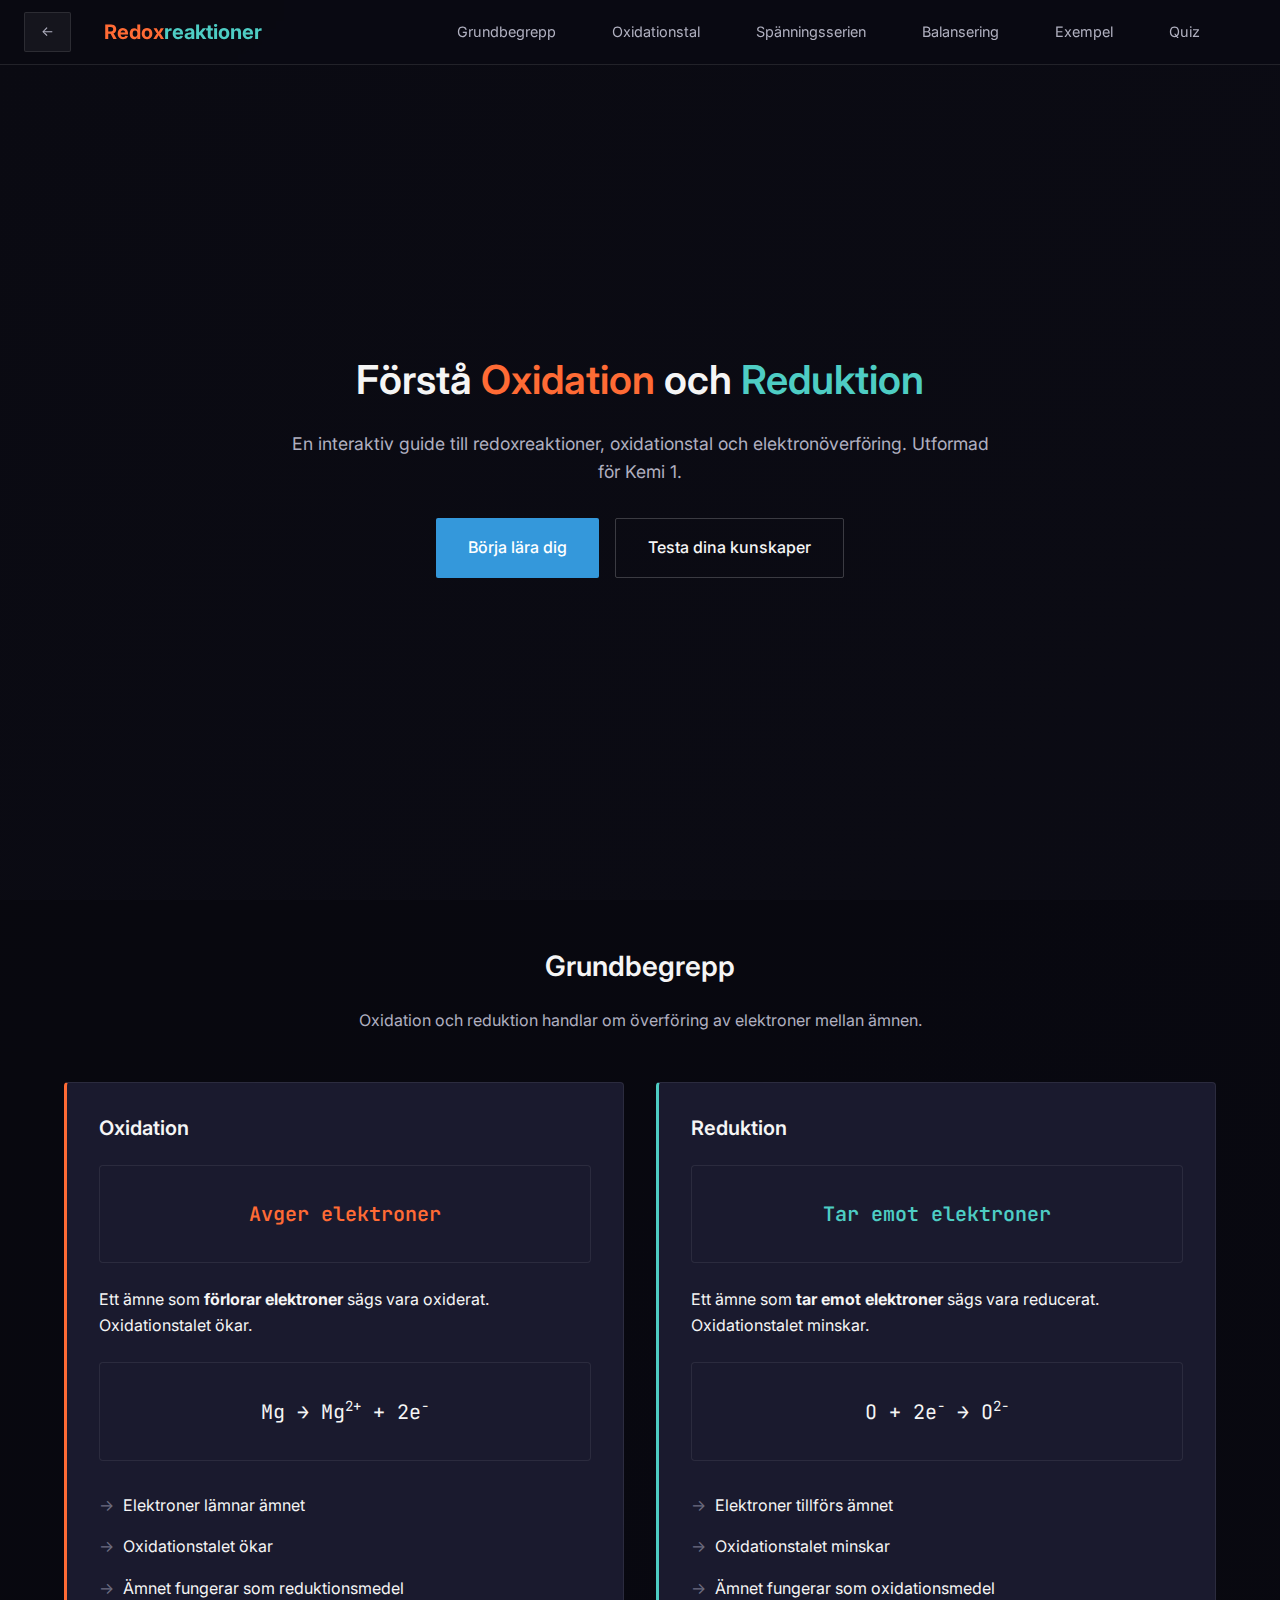
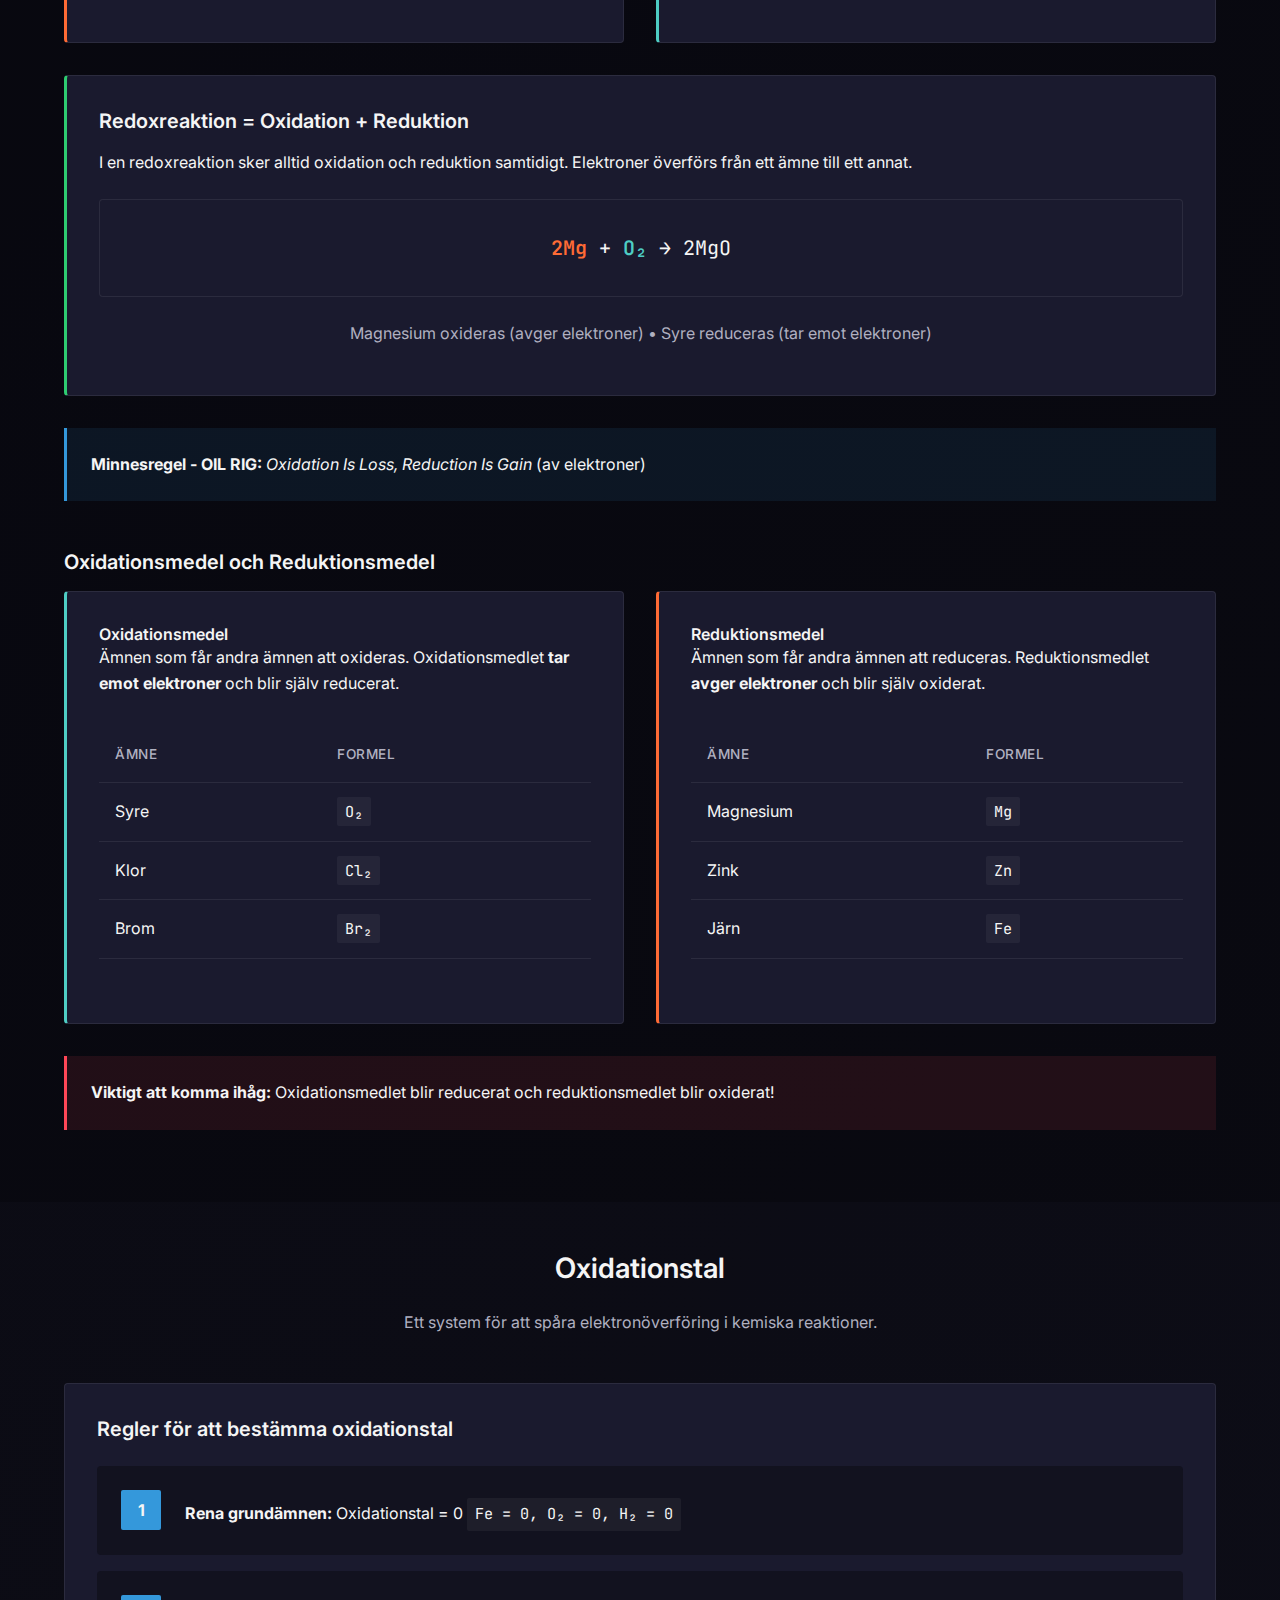
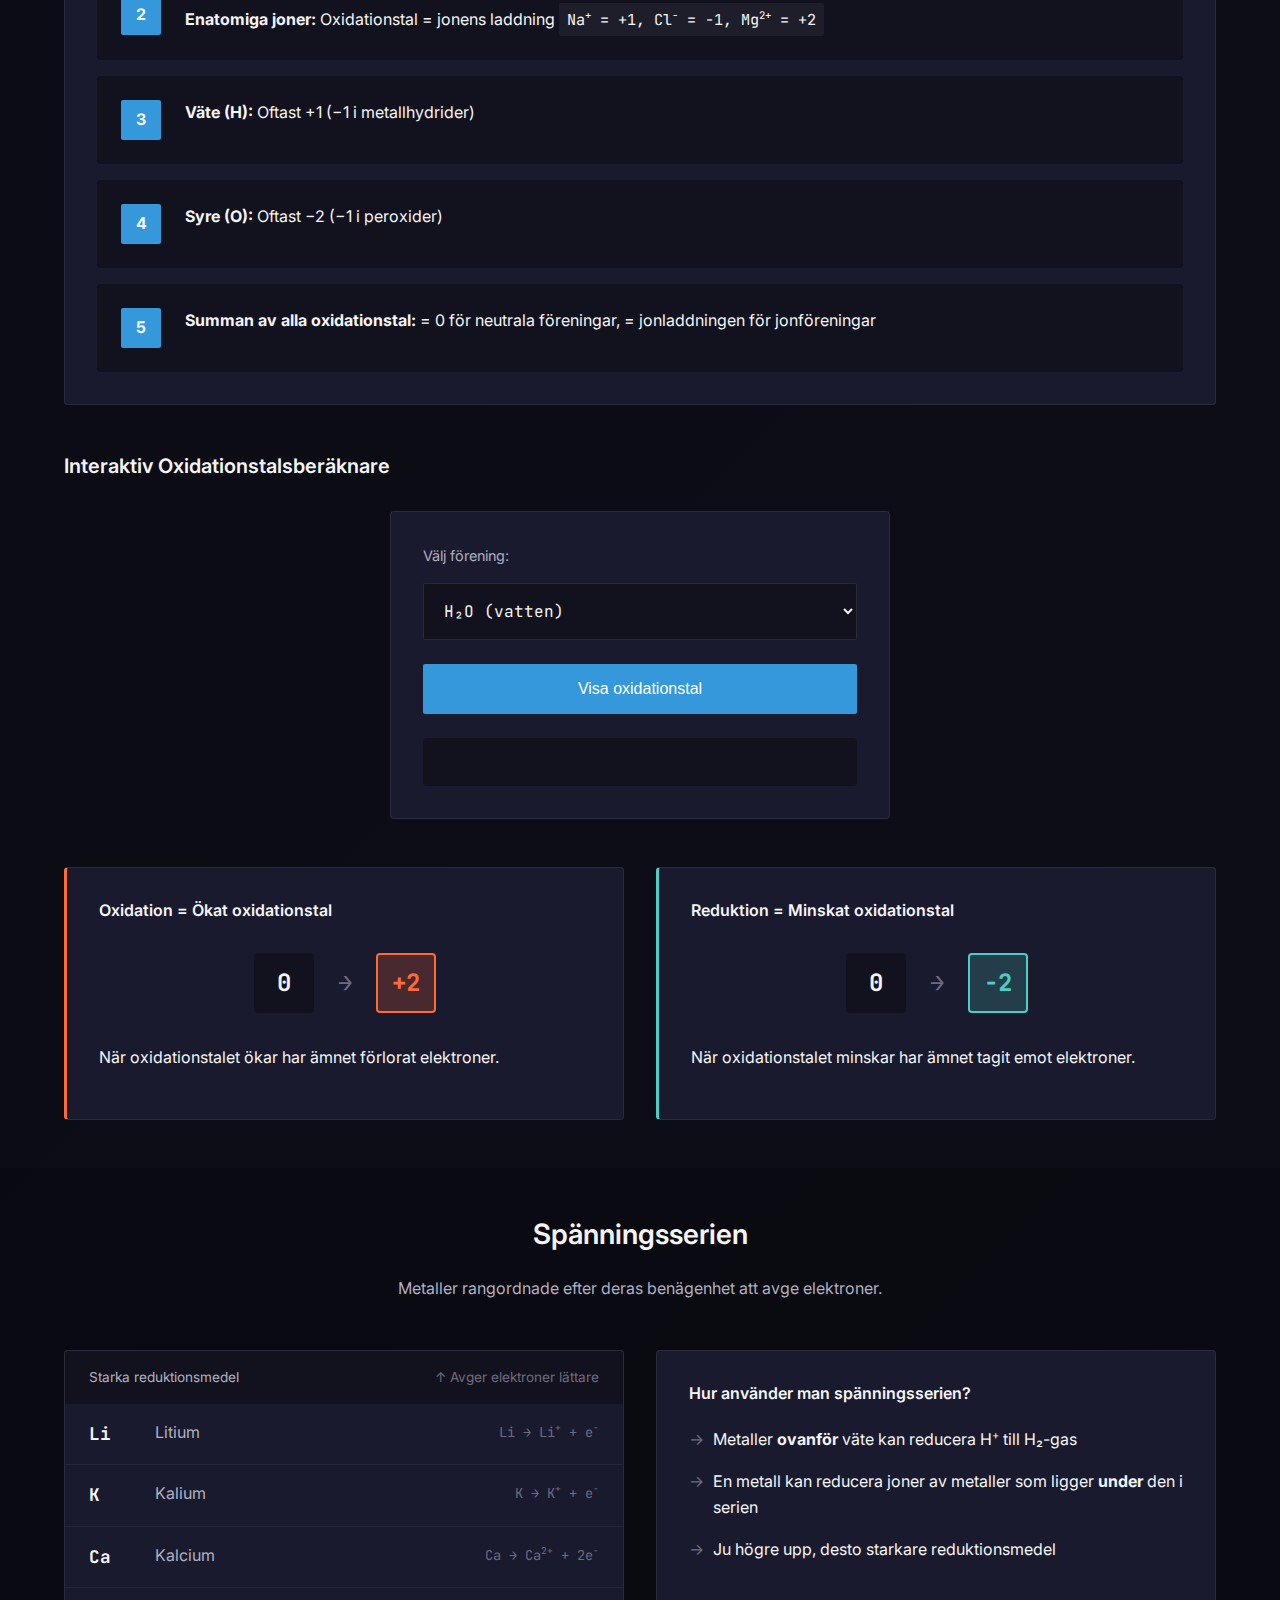
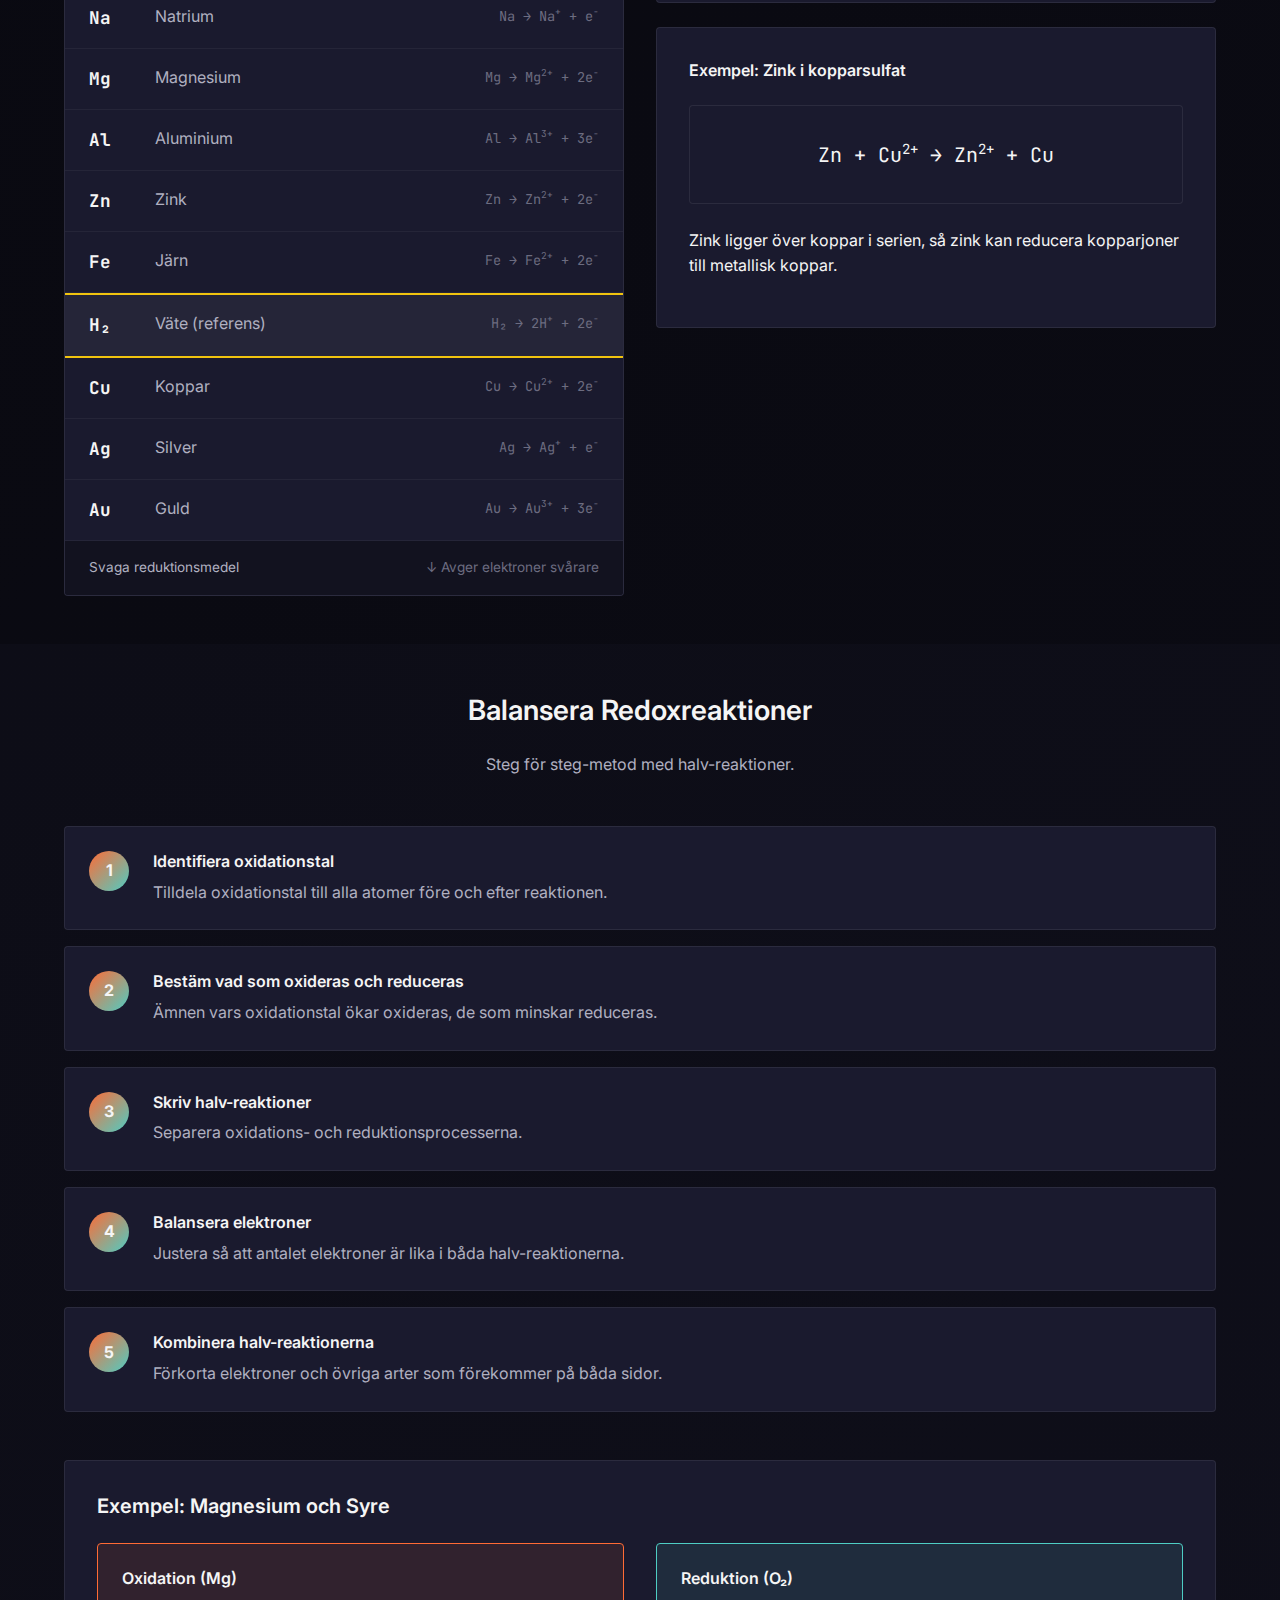
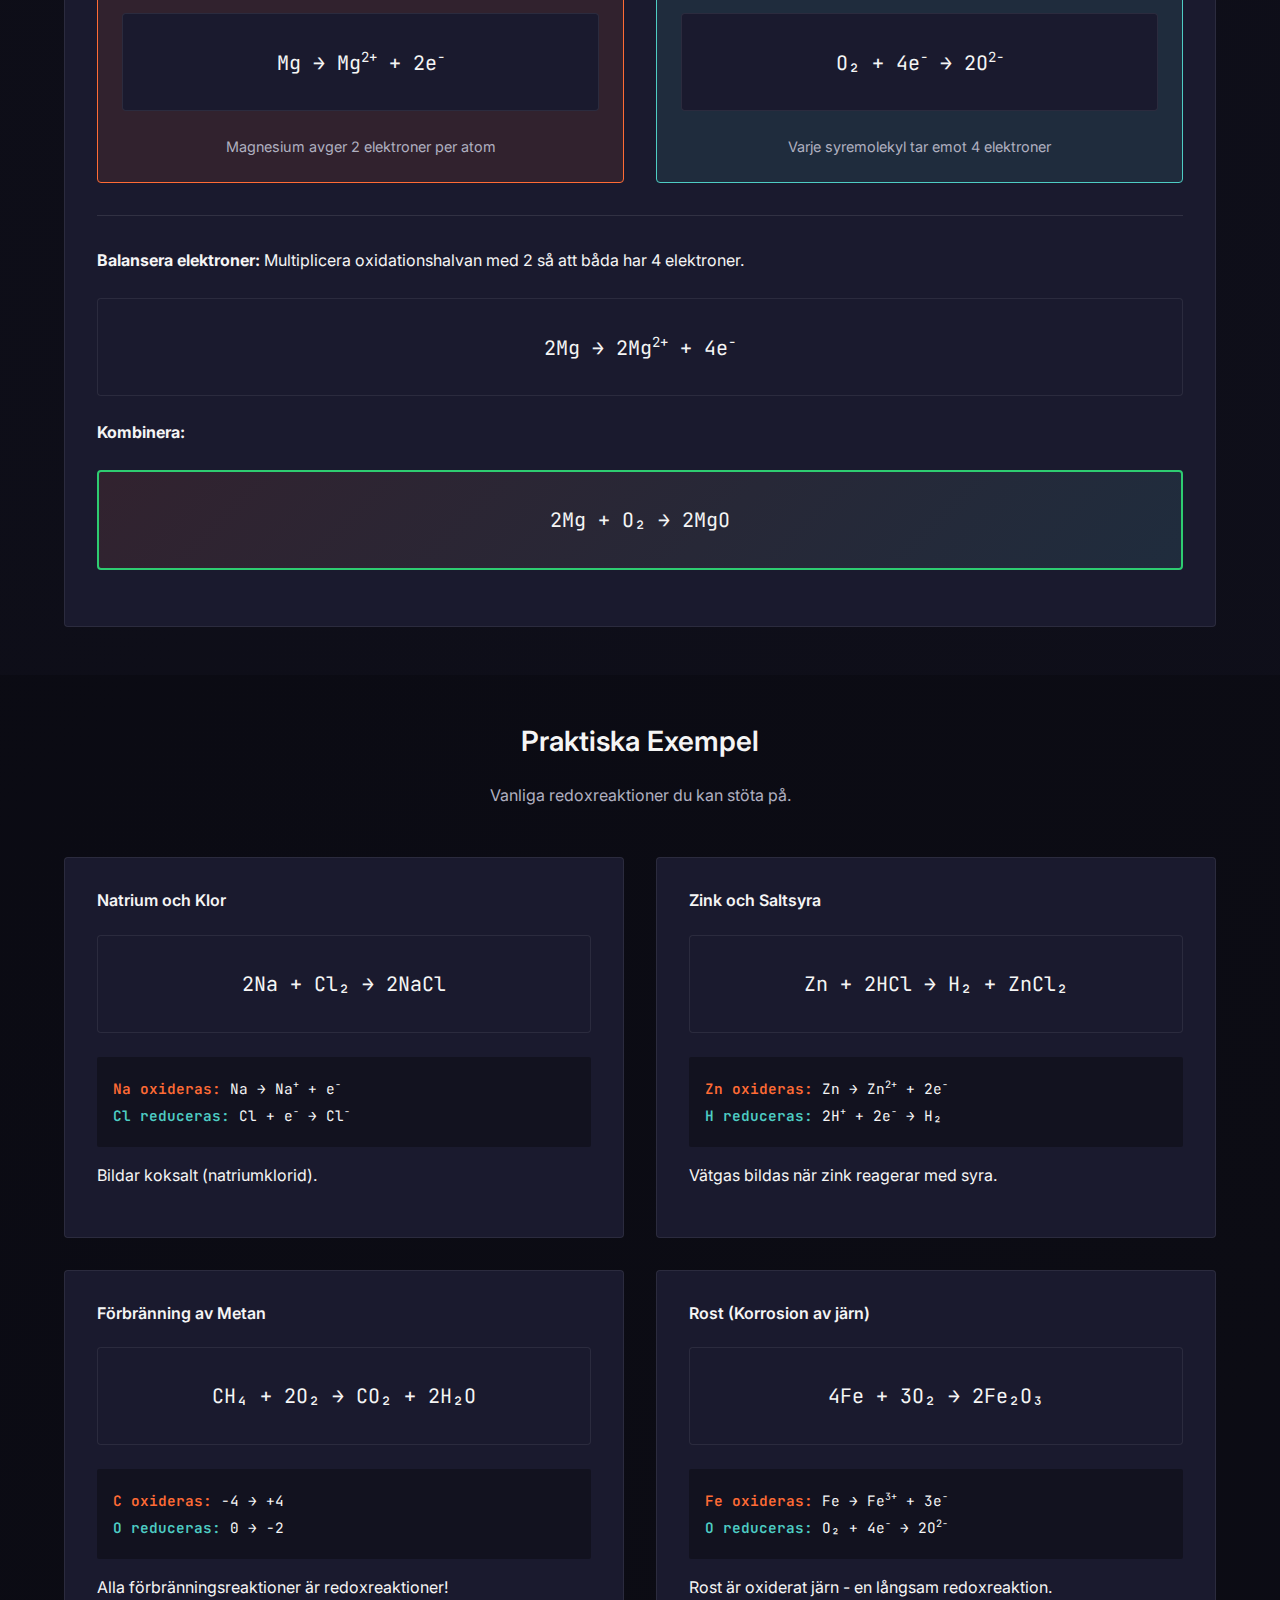
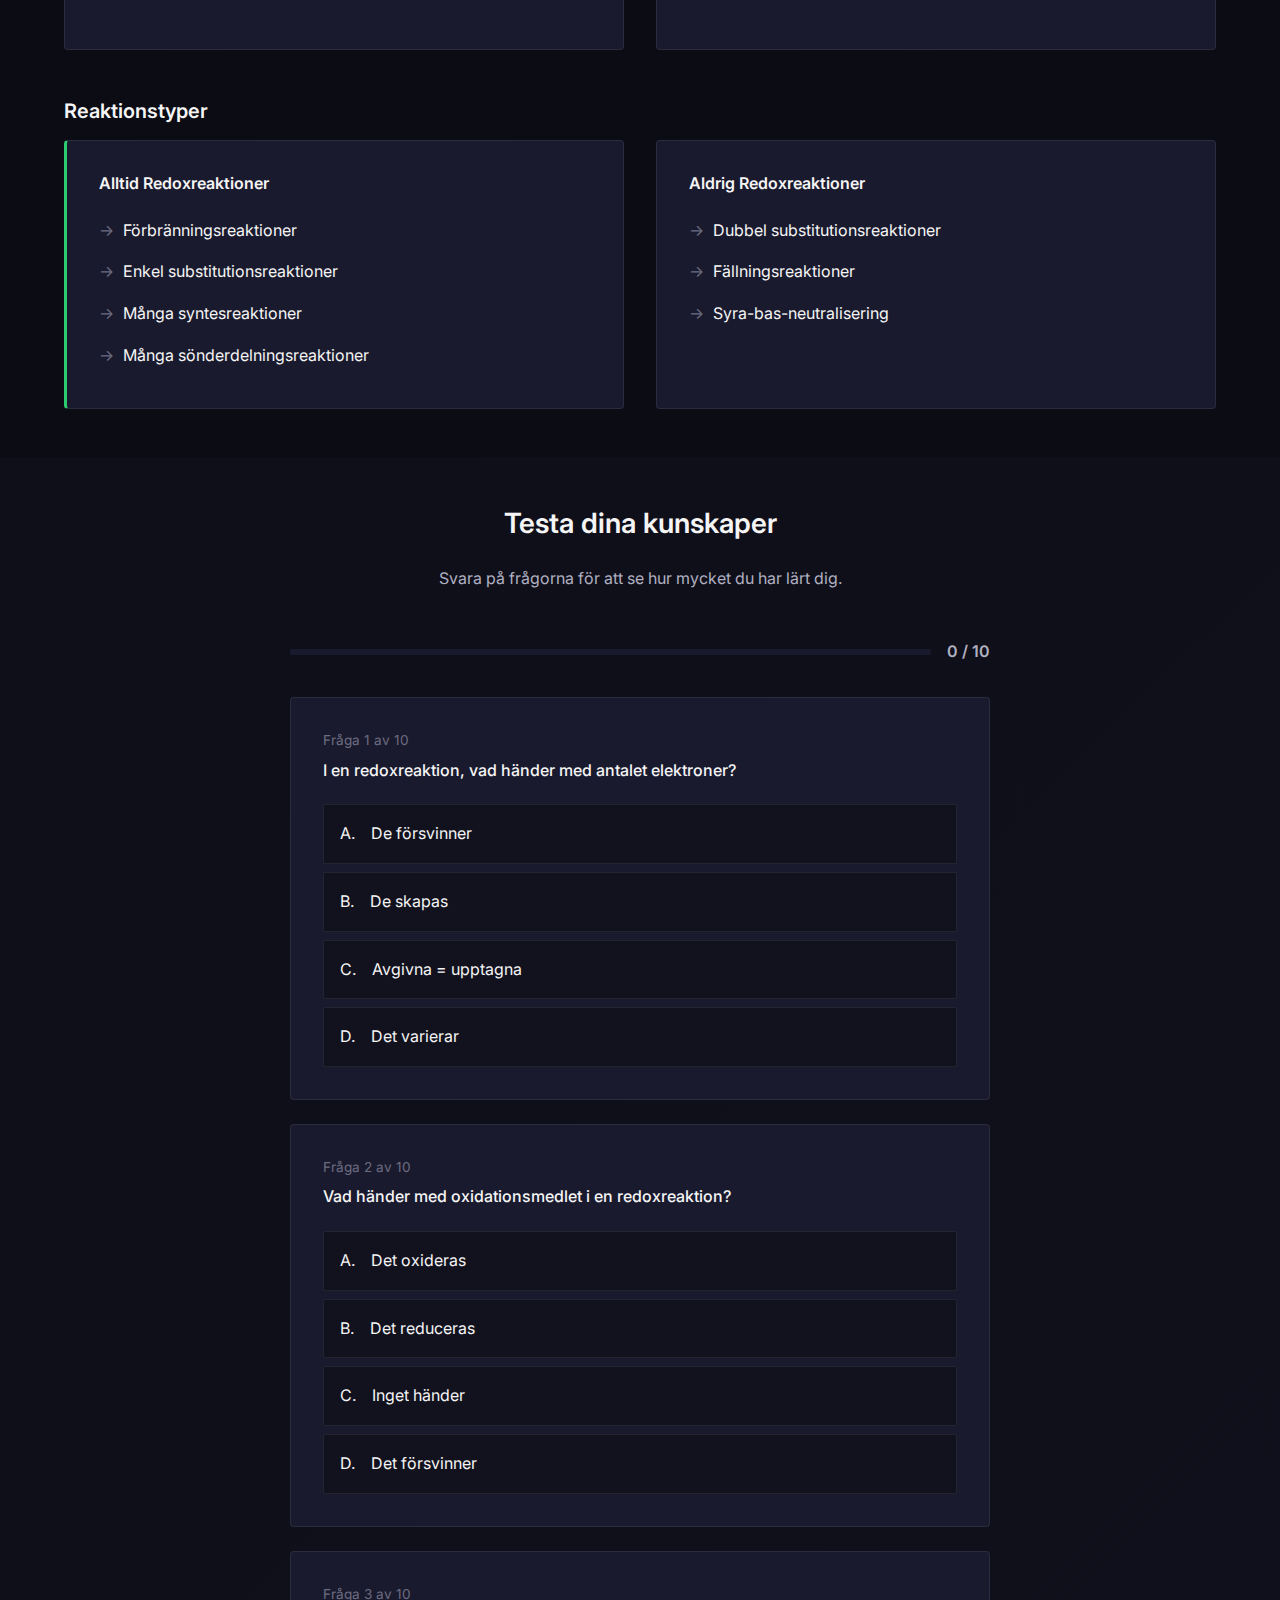
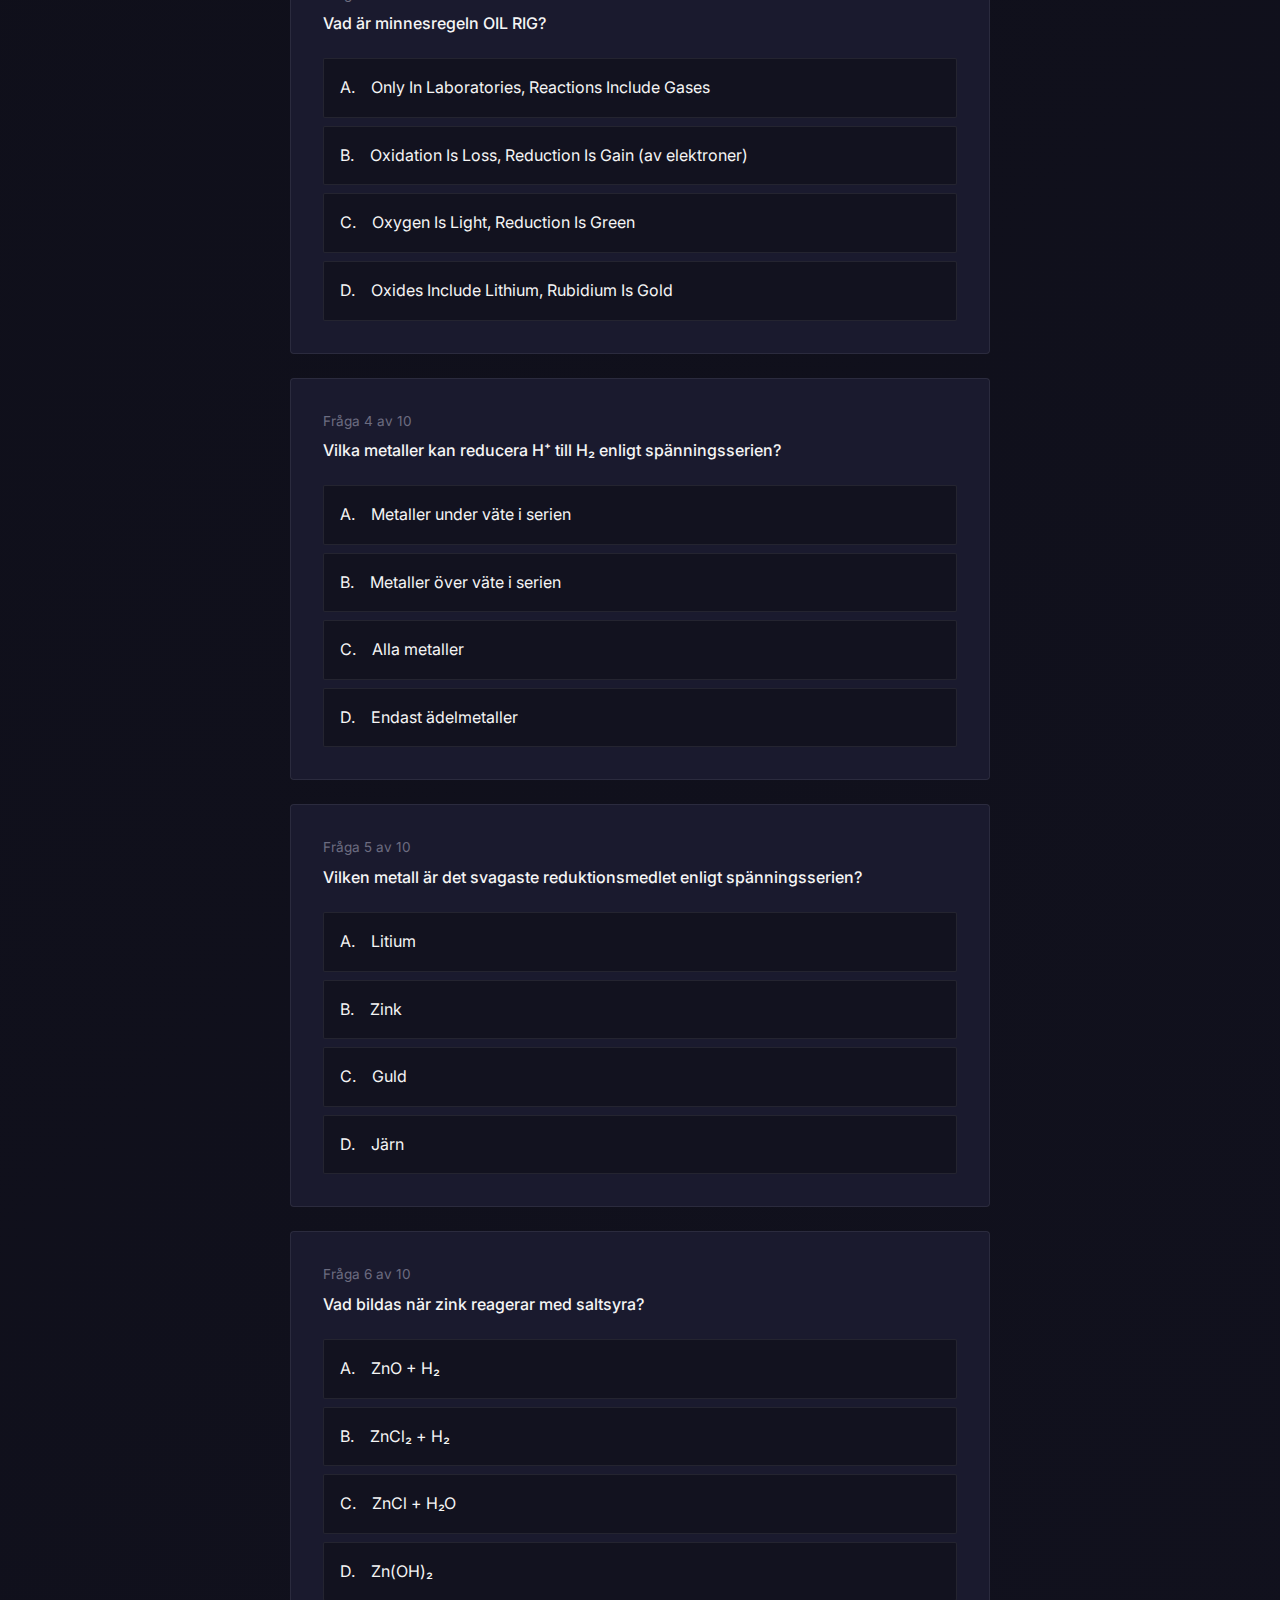
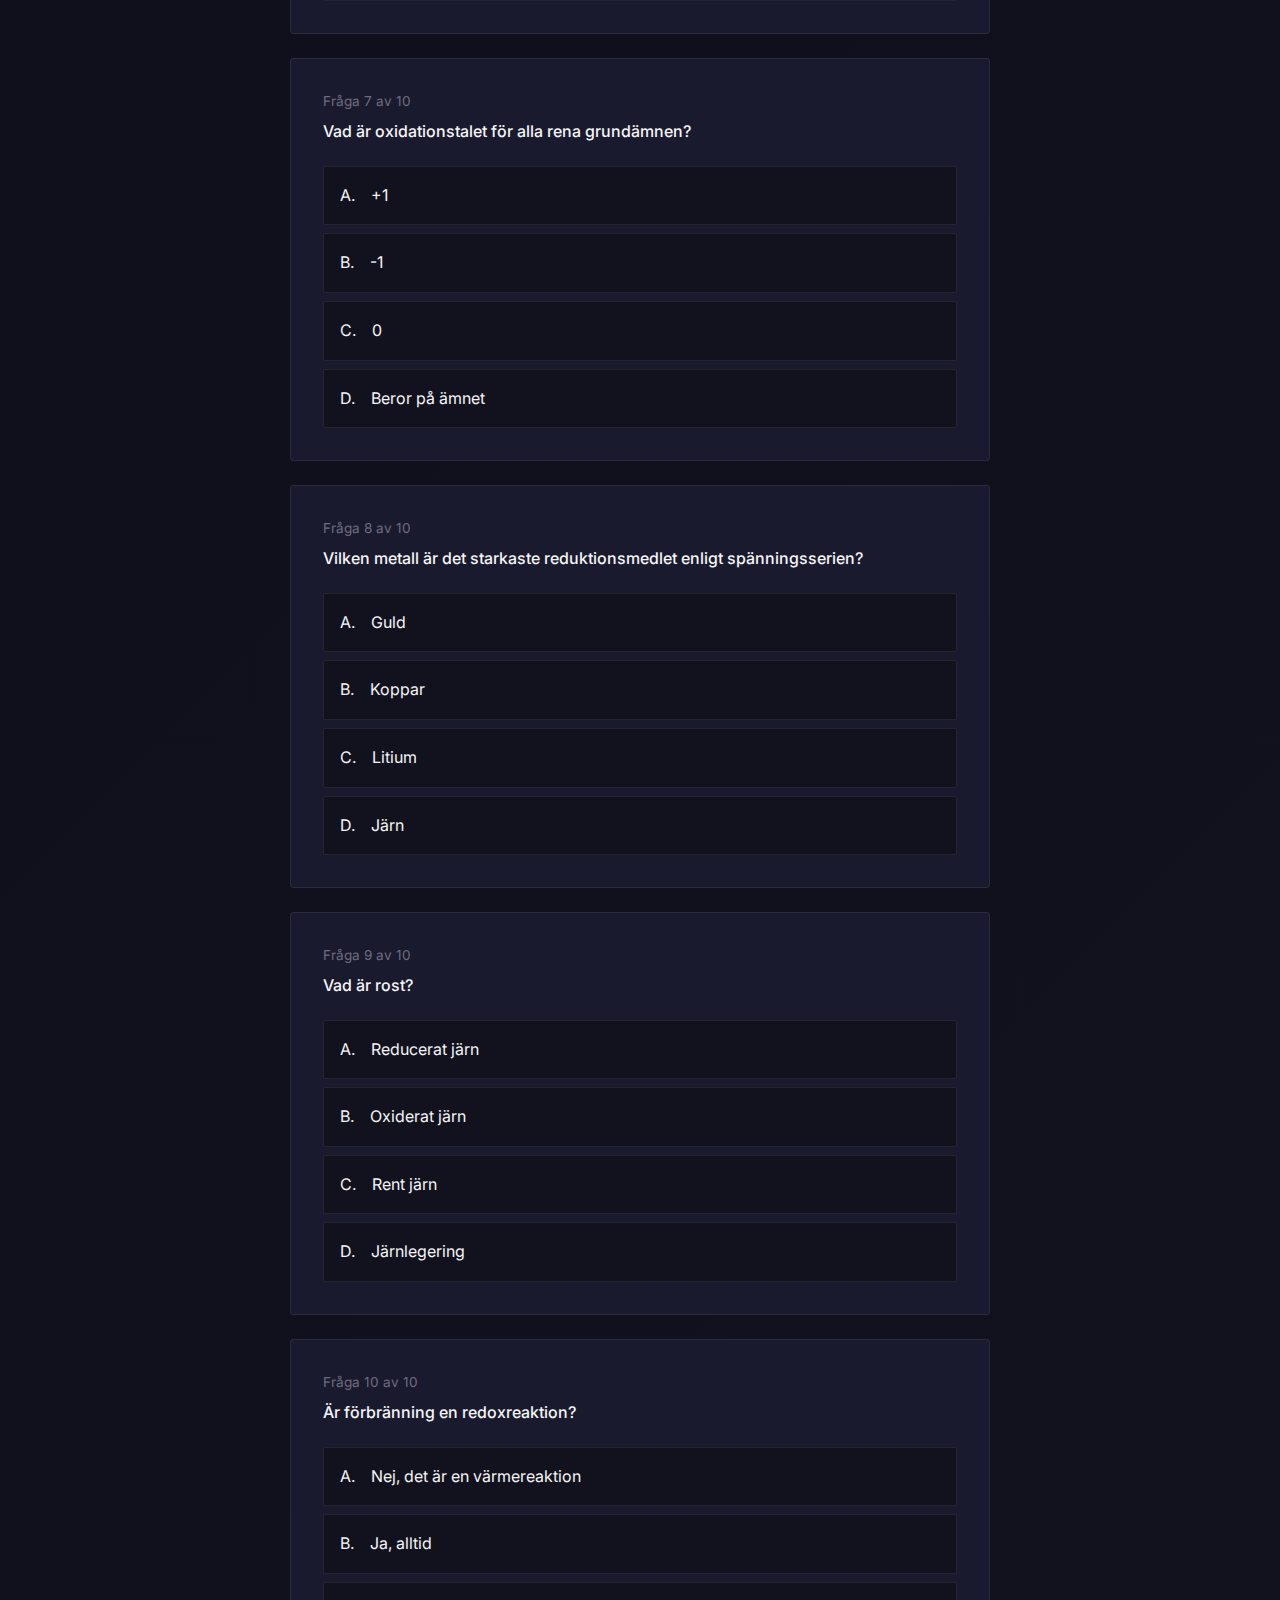
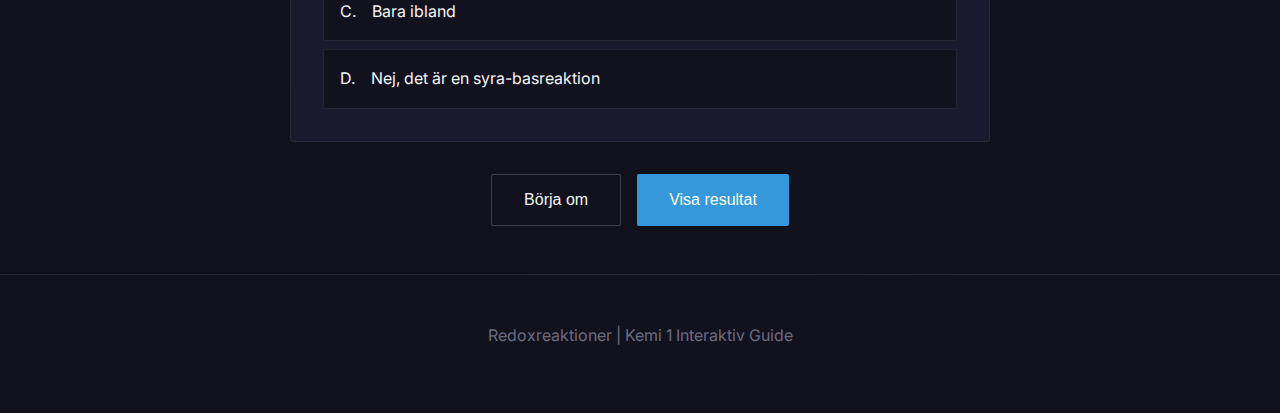
<file: redox/index.html>
<!DOCTYPE html>
<html lang="sv">

<head>
    <meta charset="UTF-8" />
    <meta name="viewport" content="width=device-width, initial-scale=1.0" />
    <title>Redoxreaktioner | Kemi 1</title>
    <meta name="description"
        content="Lär dig om oxidation, reduktion, oxidationstal och spänningsserien på ett interaktivt sätt. Kemi 1 nivå." />
    <link rel="preconnect" href="https://fonts.googleapis.com" />
    <link rel="preconnect" href="https://fonts.gstatic.com" crossorigin />
    <link
        href="https://fonts.googleapis.com/css2?family=Inter:wght@400;500;600;700&family=JetBrains+Mono:wght@400;600;700&display=swap"
        rel="stylesheet" />
    <link rel="icon" href="favicon.svg" type="image/svg+xml" />
    <link rel="stylesheet" href="../styles.css" />
    <link rel="stylesheet" href="redox-styles.css" />
</head>

<body>
    <header>
        <nav>
            <a href="../" class="nav-back">←</a>
            <a href="../" class="logo">
                <span class="oxidation">Redox</span><span class="reduction">reaktioner</span>
            </a>
            <button class="nav-toggle" aria-label="Meny">&#9776;</button>
            <ul class="nav-links">
                <li><a href="#grundbegrepp">Grundbegrepp</a></li>
                <li><a href="#oxidationstal">Oxidationstal</a></li>
                <li><a href="#spanningsserien">Spänningsserien</a></li>
                <li><a href="#balansering">Balansering</a></li>
                <li><a href="#exempel">Exempel</a></li>
                <li><a href="#quiz">Quiz</a></li>
            </ul>
        </nav>
    </header>

    <main>
        <!-- Hero Section -->
        <section class="hero" id="hem">
            <div class="hero-content">
                <h1>
                    Förstå <span class="text-oxidation">Oxidation</span> och
                    <span class="text-reduction">Reduktion</span>
                </h1>
                <p>
                    En interaktiv guide till redoxreaktioner, oxidationstal och elektronöverföring.
                    Utformad för Kemi 1.
                </p>
                <div class="flex-center">
                    <a href="#grundbegrepp" class="btn btn-primary">Börja lära dig</a>
                    <a href="#quiz" class="btn btn-secondary">Testa dina kunskaper</a>
                </div>
            </div>
        </section>

        <!-- Basic Concepts Section -->
        <section id="grundbegrepp">
            <div class="container">
                <div class="section-header">
                    <h2>Grundbegrepp</h2>
                    <p>
                        Oxidation och reduktion handlar om överföring av elektroner mellan ämnen.
                    </p>
                </div>

                <div class="grid-2">
                    <div class="card card-oxidation">
                        <h3>Oxidation</h3>
                        <div class="formula-block">
                            <span class="highlight-oxidation">Avger elektroner</span>
                        </div>
                        <p>
                            Ett ämne som <strong>förlorar elektroner</strong> sägs vara oxiderat.
                            Oxidationstalet ökar.
                        </p>
                        <div class="formula-block">
                            Mg → Mg<sup>2+</sup> + 2e<sup>−</sup>
                        </div>
                        <ul class="concept-list">
                            <li>Elektroner lämnar ämnet</li>
                            <li>Oxidationstalet ökar</li>
                            <li>Ämnet fungerar som reduktionsmedel</li>
                        </ul>
                    </div>

                    <div class="card card-reduction">
                        <h3>Reduktion</h3>
                        <div class="formula-block">
                            <span class="highlight-reduction">Tar emot elektroner</span>
                        </div>
                        <p>
                            Ett ämne som <strong>tar emot elektroner</strong> sägs vara reducerat.
                            Oxidationstalet minskar.
                        </p>
                        <div class="formula-block">
                            O + 2e<sup>−</sup> → O<sup>2−</sup>
                        </div>
                        <ul class="concept-list">
                            <li>Elektroner tillförs ämnet</li>
                            <li>Oxidationstalet minskar</li>
                            <li>Ämnet fungerar som oxidationsmedel</li>
                        </ul>
                    </div>
                </div>

                <div class="card card-neutral mt-xl">
                    <h3>Redoxreaktion = Oxidation + Reduktion</h3>
                    <p>I en redoxreaktion sker alltid oxidation och reduktion samtidigt. Elektroner överförs från ett
                        ämne till
                        ett annat.</p>
                    <div class="formula-block">
                        <span class="highlight-oxidation">2Mg</span> + <span class="highlight-reduction">O₂</span> →
                        2MgO
                    </div>
                    <p class="text-center text-muted mt-lg">
                        Magnesium oxideras (avger elektroner) • Syre reduceras (tar emot elektroner)
                    </p>
                </div>

                <div class="info-box mt-xl">
                    <strong>Minnesregel - OIL RIG:</strong>
                    <em>Oxidation Is Loss, Reduction Is Gain</em> (av elektroner)
                </div>

                <h3 class="mt-2xl">Oxidationsmedel och Reduktionsmedel</h3>
                <div class="grid-2">
                    <div class="card card-reduction">
                        <h4>Oxidationsmedel</h4>
                        <p>Ämnen som får andra ämnen att oxideras. Oxidationsmedlet <strong>tar emot elektroner</strong>
                            och blir
                            själv reducerat.</p>
                        <table class="comparison-table">
                            <thead>
                                <tr>
                                    <th>Ämne</th>
                                    <th>Formel</th>
                                </tr>
                            </thead>
                            <tbody>
                                <tr>
                                    <td>Syre</td>
                                    <td><span class="formula">O₂</span></td>
                                </tr>
                                <tr>
                                    <td>Klor</td>
                                    <td><span class="formula">Cl₂</span></td>
                                </tr>
                                <tr>
                                    <td>Brom</td>
                                    <td><span class="formula">Br₂</span></td>
                                </tr>
                            </tbody>
                        </table>
                    </div>

                    <div class="card card-oxidation">
                        <h4>Reduktionsmedel</h4>
                        <p>Ämnen som får andra ämnen att reduceras. Reduktionsmedlet <strong>avger elektroner</strong>
                            och blir
                            själv oxiderat.</p>
                        <table class="comparison-table">
                            <thead>
                                <tr>
                                    <th>Ämne</th>
                                    <th>Formel</th>
                                </tr>
                            </thead>
                            <tbody>
                                <tr>
                                    <td>Magnesium</td>
                                    <td><span class="formula">Mg</span></td>
                                </tr>
                                <tr>
                                    <td>Zink</td>
                                    <td><span class="formula">Zn</span></td>
                                </tr>
                                <tr>
                                    <td>Järn</td>
                                    <td><span class="formula">Fe</span></td>
                                </tr>
                            </tbody>
                        </table>
                    </div>
                </div>

                <div class="info-box warning mt-xl">
                    <strong>Viktigt att komma ihåg:</strong> Oxidationsmedlet blir reducerat och reduktionsmedlet blir
                    oxiderat!
                </div>
            </div>
        </section>

        <!-- Oxidation Numbers Section -->
        <section id="oxidationstal">
            <div class="container">
                <div class="section-header">
                    <h2>Oxidationstal</h2>
                    <p>Ett system för att spåra elektronöverföring i kemiska reaktioner.</p>
                </div>

                <div class="card">
                    <h3>Regler för att bestämma oxidationstal</h3>
                    <div class="rules-grid">
                        <div class="rule-item">
                            <div class="rule-number">1</div>
                            <div class="rule-content">
                                <strong>Rena grundämnen:</strong> Oxidationstal = 0
                                <div class="formula">Fe = 0, O₂ = 0, H₂ = 0</div>
                            </div>
                        </div>
                        <div class="rule-item">
                            <div class="rule-number">2</div>
                            <div class="rule-content">
                                <strong>Enatomiga joner:</strong> Oxidationstal = jonens laddning
                                <div class="formula">Na<sup>+</sup> = +1, Cl<sup>−</sup> = −1, Mg<sup>2+</sup> = +2
                                </div>
                            </div>
                        </div>
                        <div class="rule-item">
                            <div class="rule-number">3</div>
                            <div class="rule-content">
                                <strong>Väte (H):</strong> Oftast +1 (−1 i metallhydrider)
                            </div>
                        </div>
                        <div class="rule-item">
                            <div class="rule-number">4</div>
                            <div class="rule-content">
                                <strong>Syre (O):</strong> Oftast −2 (−1 i peroxider)
                            </div>
                        </div>
                        <div class="rule-item">
                            <div class="rule-number">5</div>
                            <div class="rule-content">
                                <strong>Summan av alla oxidationstal:</strong> = 0 för neutrala föreningar, =
                                jonladdningen för
                                jonföreningar
                            </div>
                        </div>
                    </div>
                </div>

                <h3 class="mt-2xl">Interaktiv Oxidationstalsberäknare</h3>
                <div class="calculator">
                    <div class="calculator-input">
                        <label for="oxCalcCompound">Välj förening:</label>
                        <select id="oxCalcCompound">
                            <option value="H2O">H₂O (vatten)</option>
                            <option value="NaCl">NaCl (koksalt)</option>
                            <option value="H2SO4">H₂SO₄ (svavelsyra)</option>
                            <option value="CO2">CO₂ (koldioxid)</option>
                            <option value="KMnO4">KMnO₄ (kaliumpermanganat)</option>
                            <option value="Fe2O3">Fe₂O₃ (järn(III)oxid)</option>
                        </select>
                    </div>

                    <button class="btn btn-primary btn-full" onclick="calculateOxidationNumbers()">
                        Visa oxidationstal
                    </button>

                    <div id="oxCalcResult" class="oxidation-result mt-lg">
                        <!-- Populated by JS -->
                    </div>
                </div>

                <div class="grid-2 mt-2xl">
                    <div class="card card-oxidation">
                        <h4>Oxidation = Ökat oxidationstal</h4>
                        <div class="ox-change">
                            <span class="ox-before">0</span>
                            <span class="ox-arrow">→</span>
                            <span class="ox-after positive">+2</span>
                        </div>
                        <p>När oxidationstalet ökar har ämnet förlorat elektroner.</p>
                    </div>

                    <div class="card card-reduction">
                        <h4>Reduktion = Minskat oxidationstal</h4>
                        <div class="ox-change">
                            <span class="ox-before">0</span>
                            <span class="ox-arrow">→</span>
                            <span class="ox-after negative">−2</span>
                        </div>
                        <p>När oxidationstalet minskar har ämnet tagit emot elektroner.</p>
                    </div>
                </div>
            </div>
        </section>

        <!-- Electrochemical Series Section -->
        <section id="spanningsserien">
            <div class="container">
                <div class="section-header">
                    <h2>Spänningsserien</h2>
                    <p>Metaller rangordnade efter deras benägenhet att avge elektroner.</p>
                </div>

                <div class="voltage-series-container">
                    <div class="voltage-series">
                        <div class="voltage-header">
                            <span>Starka reduktionsmedel</span>
                            <span class="voltage-arrow">↑ Avger elektroner lättare</span>
                        </div>

                        <div class="voltage-item" data-metal="Li">
                            <span class="metal-symbol">Li</span>
                            <span class="metal-name">Litium</span>
                            <span class="metal-reaction">Li → Li<sup>+</sup> + e<sup>−</sup></span>
                        </div>
                        <div class="voltage-item" data-metal="K">
                            <span class="metal-symbol">K</span>
                            <span class="metal-name">Kalium</span>
                            <span class="metal-reaction">K → K<sup>+</sup> + e<sup>−</sup></span>
                        </div>
                        <div class="voltage-item" data-metal="Ca">
                            <span class="metal-symbol">Ca</span>
                            <span class="metal-name">Kalcium</span>
                            <span class="metal-reaction">Ca → Ca<sup>2+</sup> + 2e<sup>−</sup></span>
                        </div>
                        <div class="voltage-item" data-metal="Na">
                            <span class="metal-symbol">Na</span>
                            <span class="metal-name">Natrium</span>
                            <span class="metal-reaction">Na → Na<sup>+</sup> + e<sup>−</sup></span>
                        </div>
                        <div class="voltage-item" data-metal="Mg">
                            <span class="metal-symbol">Mg</span>
                            <span class="metal-name">Magnesium</span>
                            <span class="metal-reaction">Mg → Mg<sup>2+</sup> + 2e<sup>−</sup></span>
                        </div>
                        <div class="voltage-item" data-metal="Al">
                            <span class="metal-symbol">Al</span>
                            <span class="metal-name">Aluminium</span>
                            <span class="metal-reaction">Al → Al<sup>3+</sup> + 3e<sup>−</sup></span>
                        </div>
                        <div class="voltage-item" data-metal="Zn">
                            <span class="metal-symbol">Zn</span>
                            <span class="metal-name">Zink</span>
                            <span class="metal-reaction">Zn → Zn<sup>2+</sup> + 2e<sup>−</sup></span>
                        </div>
                        <div class="voltage-item" data-metal="Fe">
                            <span class="metal-symbol">Fe</span>
                            <span class="metal-name">Järn</span>
                            <span class="metal-reaction">Fe → Fe<sup>2+</sup> + 2e<sup>−</sup></span>
                        </div>

                        <div class="voltage-item hydrogen" data-metal="H">
                            <span class="metal-symbol">H₂</span>
                            <span class="metal-name">Väte (referens)</span>
                            <span class="metal-reaction">H₂ → 2H<sup>+</sup> + 2e<sup>−</sup></span>
                        </div>

                        <div class="voltage-item" data-metal="Cu">
                            <span class="metal-symbol">Cu</span>
                            <span class="metal-name">Koppar</span>
                            <span class="metal-reaction">Cu → Cu<sup>2+</sup> + 2e<sup>−</sup></span>
                        </div>
                        <div class="voltage-item" data-metal="Ag">
                            <span class="metal-symbol">Ag</span>
                            <span class="metal-name">Silver</span>
                            <span class="metal-reaction">Ag → Ag<sup>+</sup> + e<sup>−</sup></span>
                        </div>
                        <div class="voltage-item" data-metal="Au">
                            <span class="metal-symbol">Au</span>
                            <span class="metal-name">Guld</span>
                            <span class="metal-reaction">Au → Au<sup>3+</sup> + 3e<sup>−</sup></span>
                        </div>

                        <div class="voltage-footer">
                            <span>Svaga reduktionsmedel</span>
                            <span class="voltage-arrow">↓ Avger elektroner svårare</span>
                        </div>
                    </div>

                    <div class="voltage-info">
                        <div class="card">
                            <h4>Hur använder man spänningsserien?</h4>
                            <ul class="concept-list">
                                <li>Metaller <strong>ovanför</strong> väte kan reducera H<sup>+</sup> till H₂-gas</li>
                                <li>En metall kan reducera joner av metaller som ligger <strong>under</strong> den i
                                    serien</li>
                                <li>Ju högre upp, desto starkare reduktionsmedel</li>
                            </ul>
                        </div>

                        <div class="card mt-lg">
                            <h4>Exempel: Zink i kopparsulfat</h4>
                            <div class="formula-block">
                                Zn + Cu<sup>2+</sup> → Zn<sup>2+</sup> + Cu
                            </div>
                            <p>Zink ligger över koppar i serien, så zink kan reducera kopparjoner till metallisk koppar.
                            </p>
                        </div>
                    </div>
                </div>
            </div>
        </section>

        <!-- Balancing Redox Section -->
        <section id="balansering">
            <div class="container">
                <div class="section-header">
                    <h2>Balansera Redoxreaktioner</h2>
                    <p>Steg för steg-metod med halv-reaktioner.</p>
                </div>

                <div class="steps-container">
                    <div class="step">
                        <div class="step-number">1</div>
                        <div class="step-content">
                            <h4>Identifiera oxidationstal</h4>
                            <p>Tilldela oxidationstal till alla atomer före och efter reaktionen.</p>
                        </div>
                    </div>
                    <div class="step">
                        <div class="step-number">2</div>
                        <div class="step-content">
                            <h4>Bestäm vad som oxideras och reduceras</h4>
                            <p>Ämnen vars oxidationstal ökar oxideras, de som minskar reduceras.</p>
                        </div>
                    </div>
                    <div class="step">
                        <div class="step-number">3</div>
                        <div class="step-content">
                            <h4>Skriv halv-reaktioner</h4>
                            <p>Separera oxidations- och reduktionsprocesserna.</p>
                        </div>
                    </div>
                    <div class="step">
                        <div class="step-number">4</div>
                        <div class="step-content">
                            <h4>Balansera elektroner</h4>
                            <p>Justera så att antalet elektroner är lika i båda halv-reaktionerna.</p>
                        </div>
                    </div>
                    <div class="step">
                        <div class="step-number">5</div>
                        <div class="step-content">
                            <h4>Kombinera halv-reaktionerna</h4>
                            <p>Förkorta elektroner och övriga arter som förekommer på båda sidor.</p>
                        </div>
                    </div>
                </div>

                <div class="card mt-2xl">
                    <h3>Exempel: Magnesium och Syre</h3>
                    <div class="balancing-example">
                        <div class="half-reaction oxidation-half">
                            <h4>Oxidation (Mg)</h4>
                            <div class="formula-block">
                                Mg → Mg<sup>2+</sup> + 2e<sup>−</sup>
                            </div>
                            <p class="half-info">Magnesium avger 2 elektroner per atom</p>
                        </div>
                        <div class="half-reaction reduction-half">
                            <h4>Reduktion (O₂)</h4>
                            <div class="formula-block">
                                O₂ + 4e<sup>−</sup> → 2O<sup>2−</sup>
                            </div>
                            <p class="half-info">Varje syremolekyl tar emot 4 elektroner</p>
                        </div>
                    </div>

                    <div class="balancing-steps">
                        <p><strong>Balansera elektroner:</strong> Multiplicera oxidationshalvan med 2 så att båda har 4
                            elektroner.
                        </p>
                        <div class="formula-block">
                            2Mg → 2Mg<sup>2+</sup> + 4e<sup>−</sup>
                        </div>
                        <p><strong>Kombinera:</strong></p>
                        <div class="formula-block final-equation">
                            2Mg + O₂ → 2MgO
                        </div>
                    </div>
                </div>
            </div>
        </section>

        <!-- Examples Section -->
        <section id="exempel">
            <div class="container">
                <div class="section-header">
                    <h2>Praktiska Exempel</h2>
                    <p>Vanliga redoxreaktioner du kan stöta på.</p>
                </div>

                <div class="grid-2">
                    <div class="card">
                        <h4>Natrium och Klor</h4>
                        <div class="formula-block">2Na + Cl₂ → 2NaCl</div>
                        <div class="reaction-breakdown">
                            <p><span class="highlight-oxidation">Na oxideras:</span> Na → Na<sup>+</sup> + e<sup>−</sup>
                            </p>
                            <p><span class="highlight-reduction">Cl reduceras:</span> Cl + e<sup>−</sup> →
                                Cl<sup>−</sup></p>
                        </div>
                        <p>Bildar koksalt (natriumklorid).</p>
                    </div>

                    <div class="card">
                        <h4>Zink och Saltsyra</h4>
                        <div class="formula-block">Zn + 2HCl → H₂ + ZnCl₂</div>
                        <div class="reaction-breakdown">
                            <p><span class="highlight-oxidation">Zn oxideras:</span> Zn → Zn<sup>2+</sup> +
                                2e<sup>−</sup></p>
                            <p><span class="highlight-reduction">H reduceras:</span> 2H<sup>+</sup> + 2e<sup>−</sup> →
                                H₂</p>
                        </div>
                        <p>Vätgas bildas när zink reagerar med syra.</p>
                    </div>

                    <div class="card">
                        <h4>Förbränning av Metan</h4>
                        <div class="formula-block">CH₄ + 2O₂ → CO₂ + 2H₂O</div>
                        <div class="reaction-breakdown">
                            <p><span class="highlight-oxidation">C oxideras:</span> −4 → +4</p>
                            <p><span class="highlight-reduction">O reduceras:</span> 0 → −2</p>
                        </div>
                        <p>Alla förbränningsreaktioner är redoxreaktioner!</p>
                    </div>

                    <div class="card">
                        <h4>Rost (Korrosion av järn)</h4>
                        <div class="formula-block">4Fe + 3O₂ → 2Fe₂O₃</div>
                        <div class="reaction-breakdown">
                            <p><span class="highlight-oxidation">Fe oxideras:</span> Fe → Fe<sup>3+</sup> +
                                3e<sup>−</sup></p>
                            <p><span class="highlight-reduction">O reduceras:</span> O₂ + 4e<sup>−</sup> →
                                2O<sup>2−</sup></p>
                        </div>
                        <p>Rost är oxiderat järn - en långsam redoxreaktion.</p>
                    </div>
                </div>

                <h3 class="mt-2xl">Reaktionstyper</h3>
                <div class="grid-2">
                    <div class="card card-neutral">
                        <h4>Alltid Redoxreaktioner</h4>
                        <ul class="concept-list">
                            <li>Förbränningsreaktioner</li>
                            <li>Enkel substitutionsreaktioner</li>
                            <li>Många syntesreaktioner</li>
                            <li>Många sönderdelningsreaktioner</li>
                        </ul>
                    </div>

                    <div class="card">
                        <h4>Aldrig Redoxreaktioner</h4>
                        <ul class="concept-list">
                            <li>Dubbel substitutionsreaktioner</li>
                            <li>Fällningsreaktioner</li>
                            <li>Syra-bas-neutralisering</li>
                        </ul>
                    </div>
                </div>
            </div>
        </section>

        <!-- Quiz Section -->
        <section id="quiz">
            <div class="container">
                <div class="section-header">
                    <h2>Testa dina kunskaper</h2>
                    <p>Svara på frågorna för att se hur mycket du har lärt dig.</p>
                </div>

                <div class="quiz-container">
                    <div class="quiz-progress">
                        <div class="quiz-progress-bar">
                            <div class="quiz-progress-fill" id="quizProgress"></div>
                        </div>
                        <span class="quiz-score" id="quizScore">0 / 0</span>
                    </div>

                    <div id="quizQuestions">
                        <!-- Populated by JS -->
                    </div>

                    <div class="flex-center mt-xl">
                        <button class="btn btn-secondary" onclick="resetQuiz()">
                            Börja om
                        </button>
                        <button class="btn btn-primary" id="checkAnswersBtn" onclick="checkAllAnswers()">
                            Visa resultat
                        </button>
                    </div>
                </div>
            </div>
        </section>
    </main>

    <footer class="site-footer">
        <p>Redoxreaktioner | Kemi 1 Interaktiv Guide</p>
    </footer>

    <script src="redox-script.js"></script>
</body>

</html>
</file>
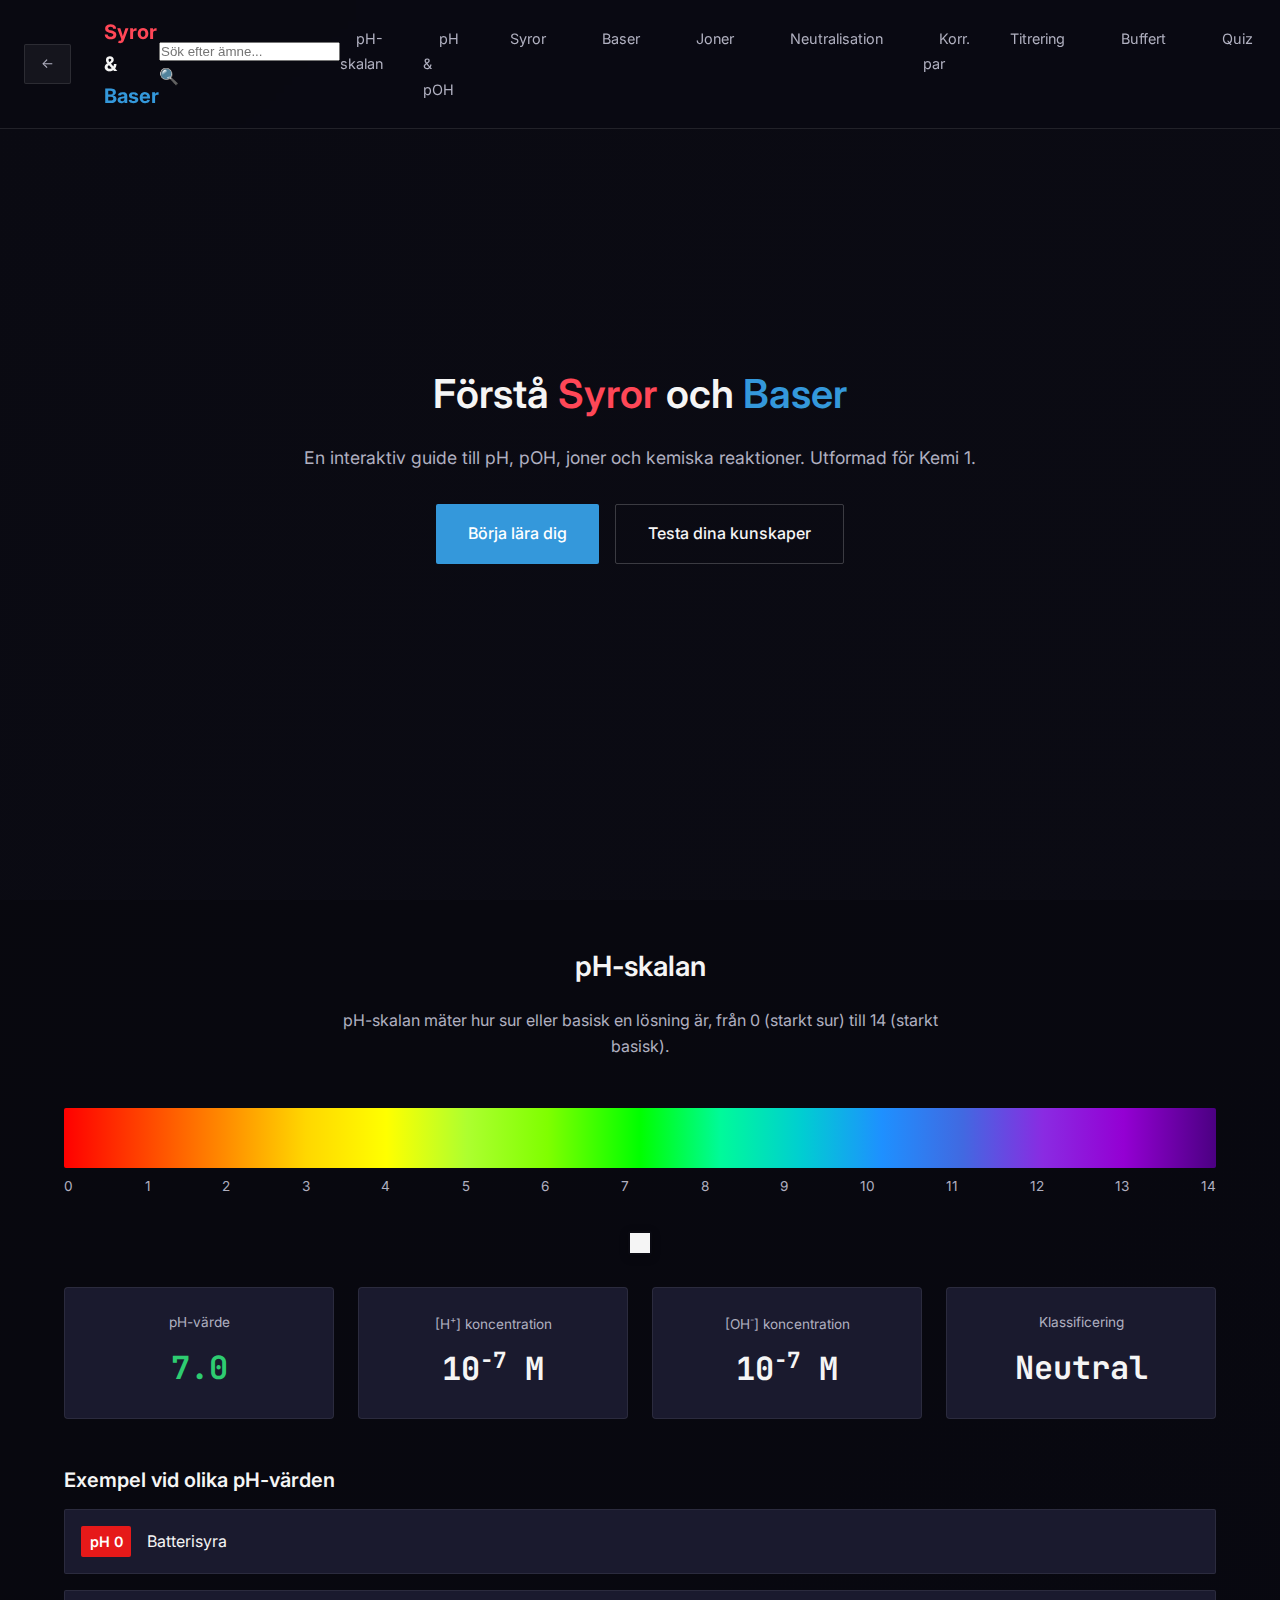
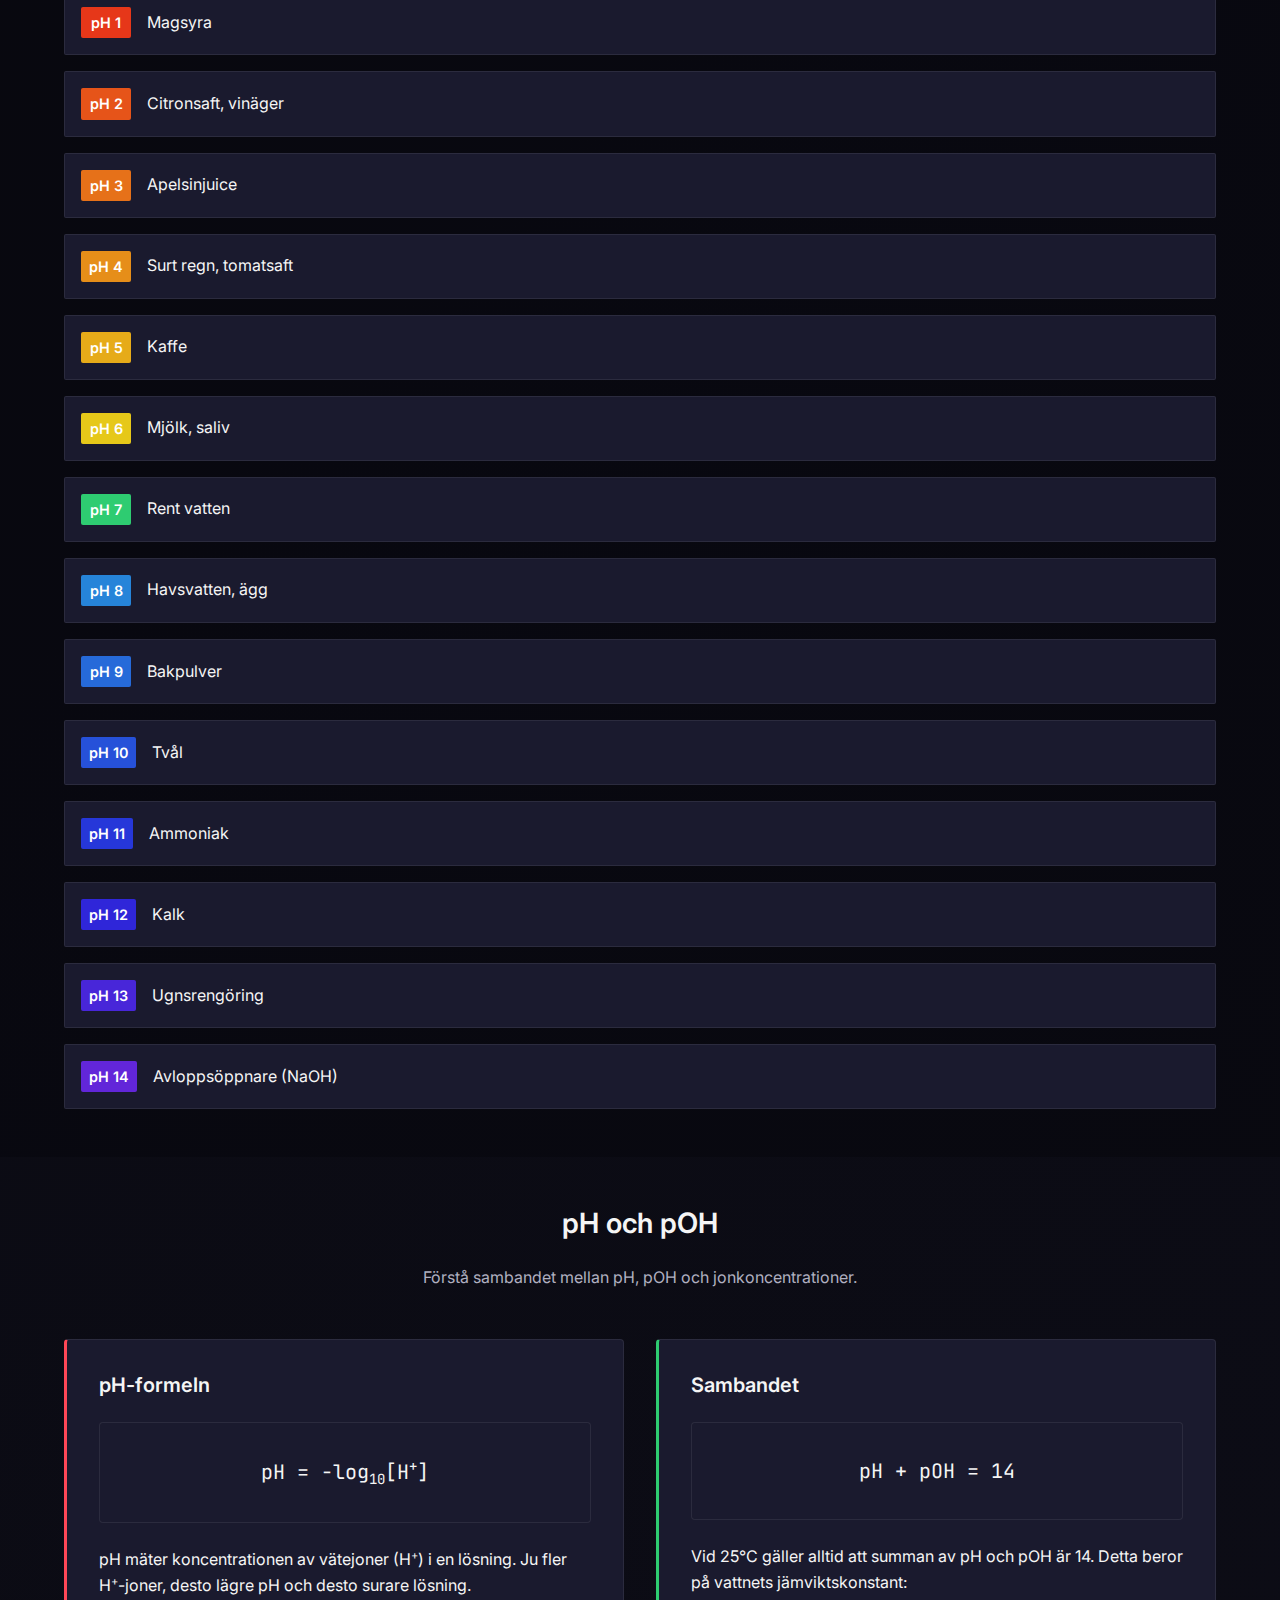
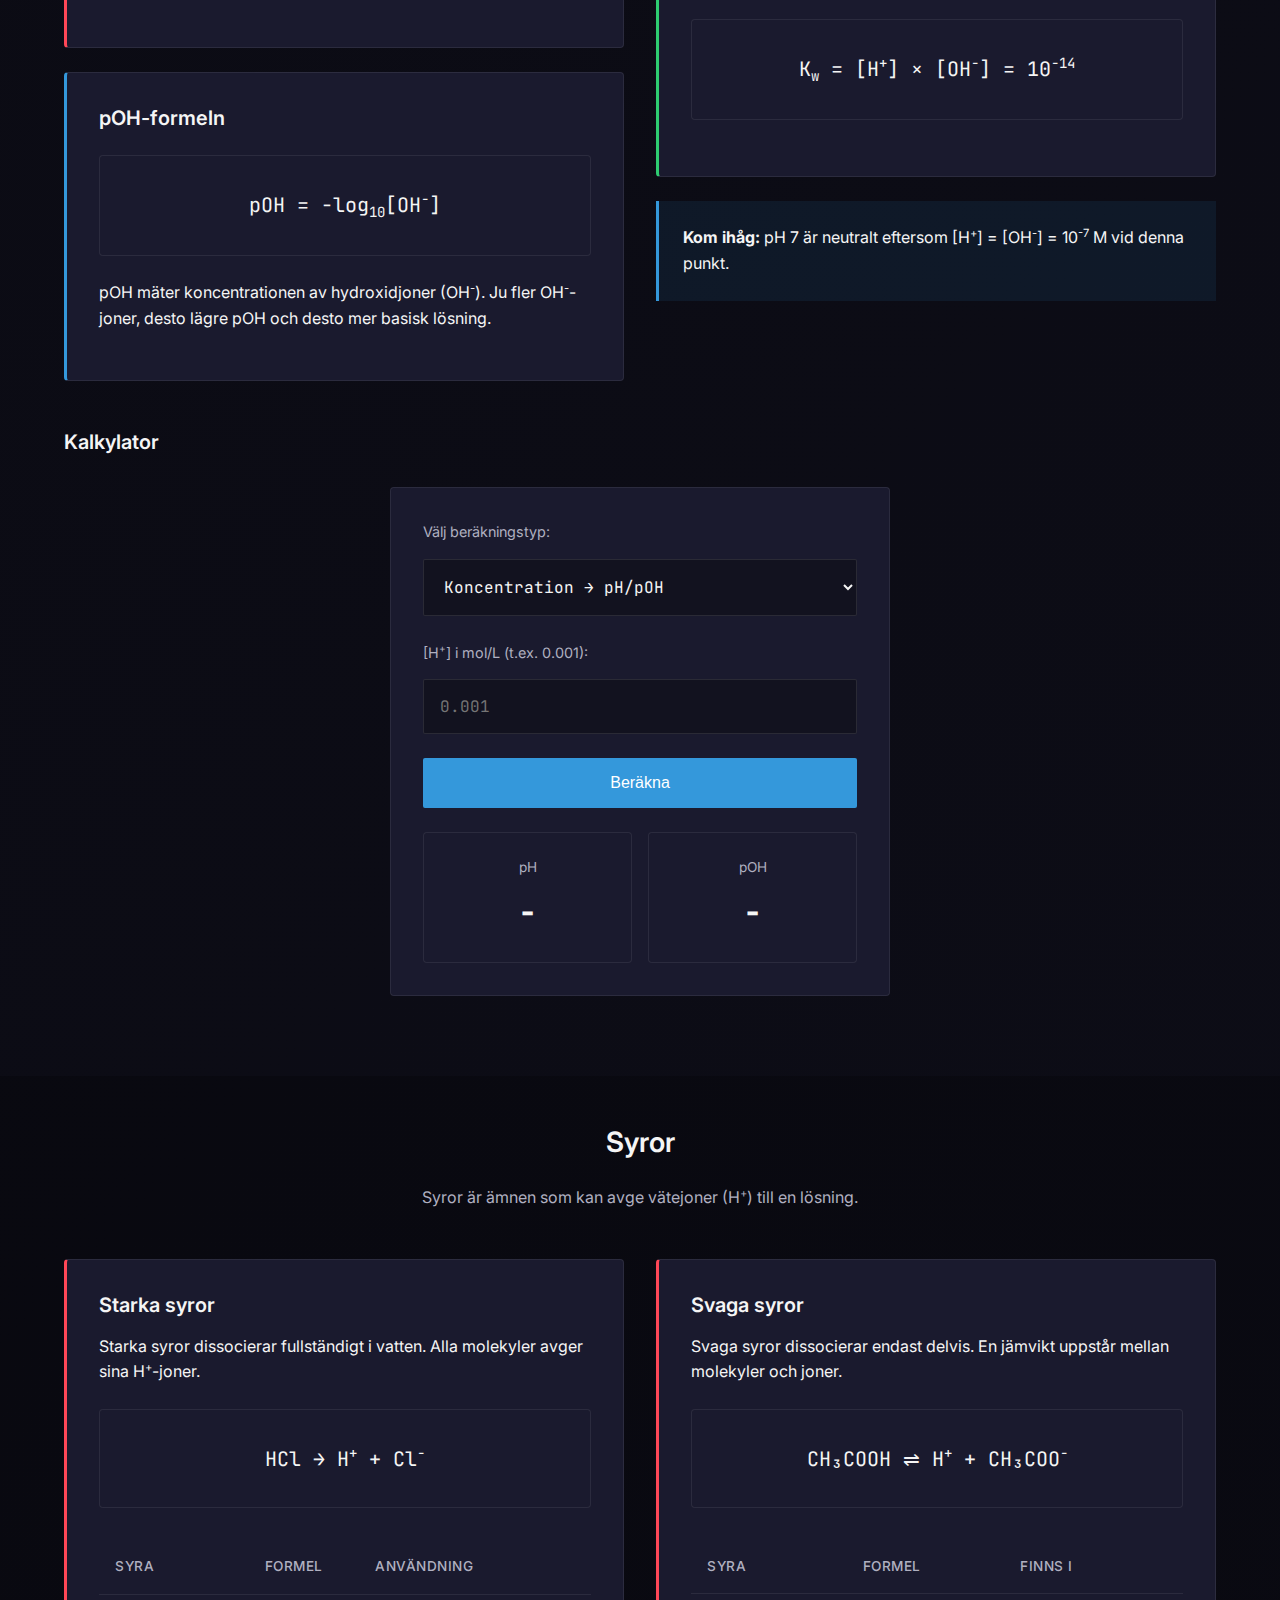
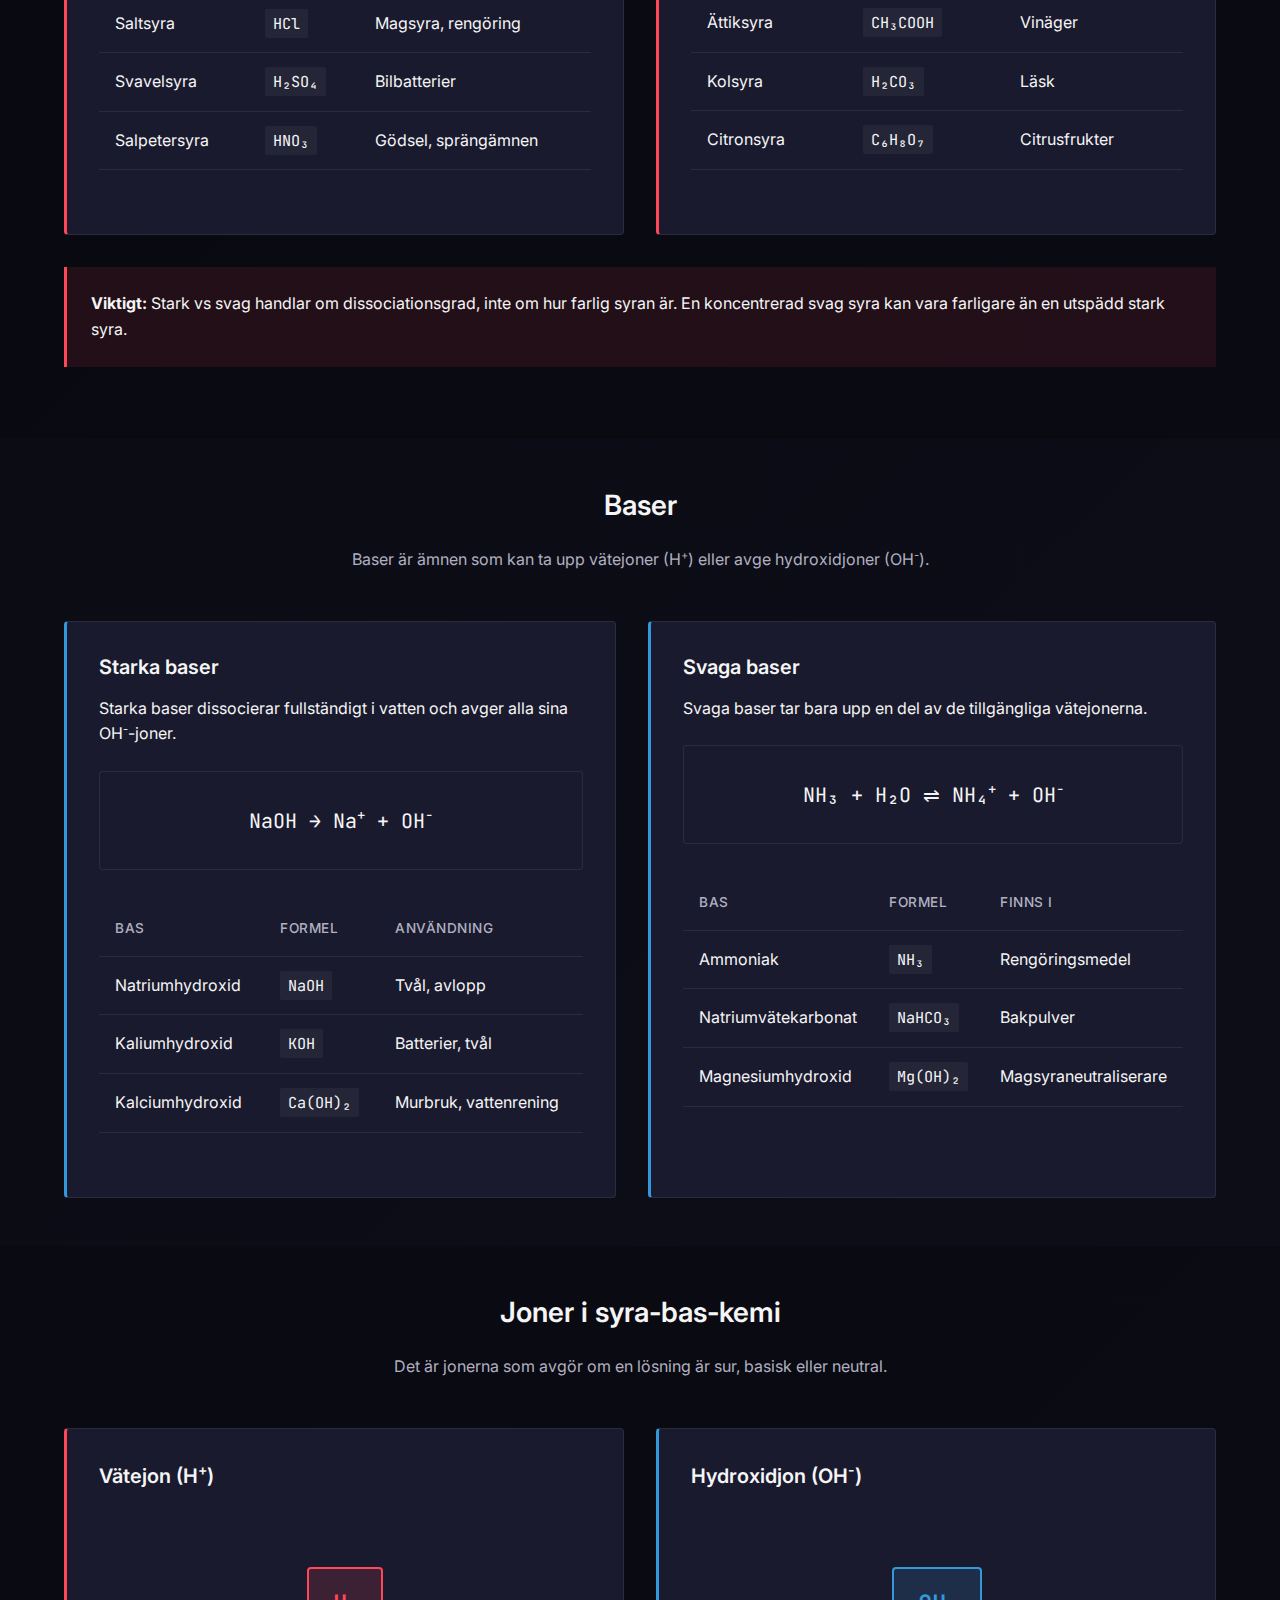
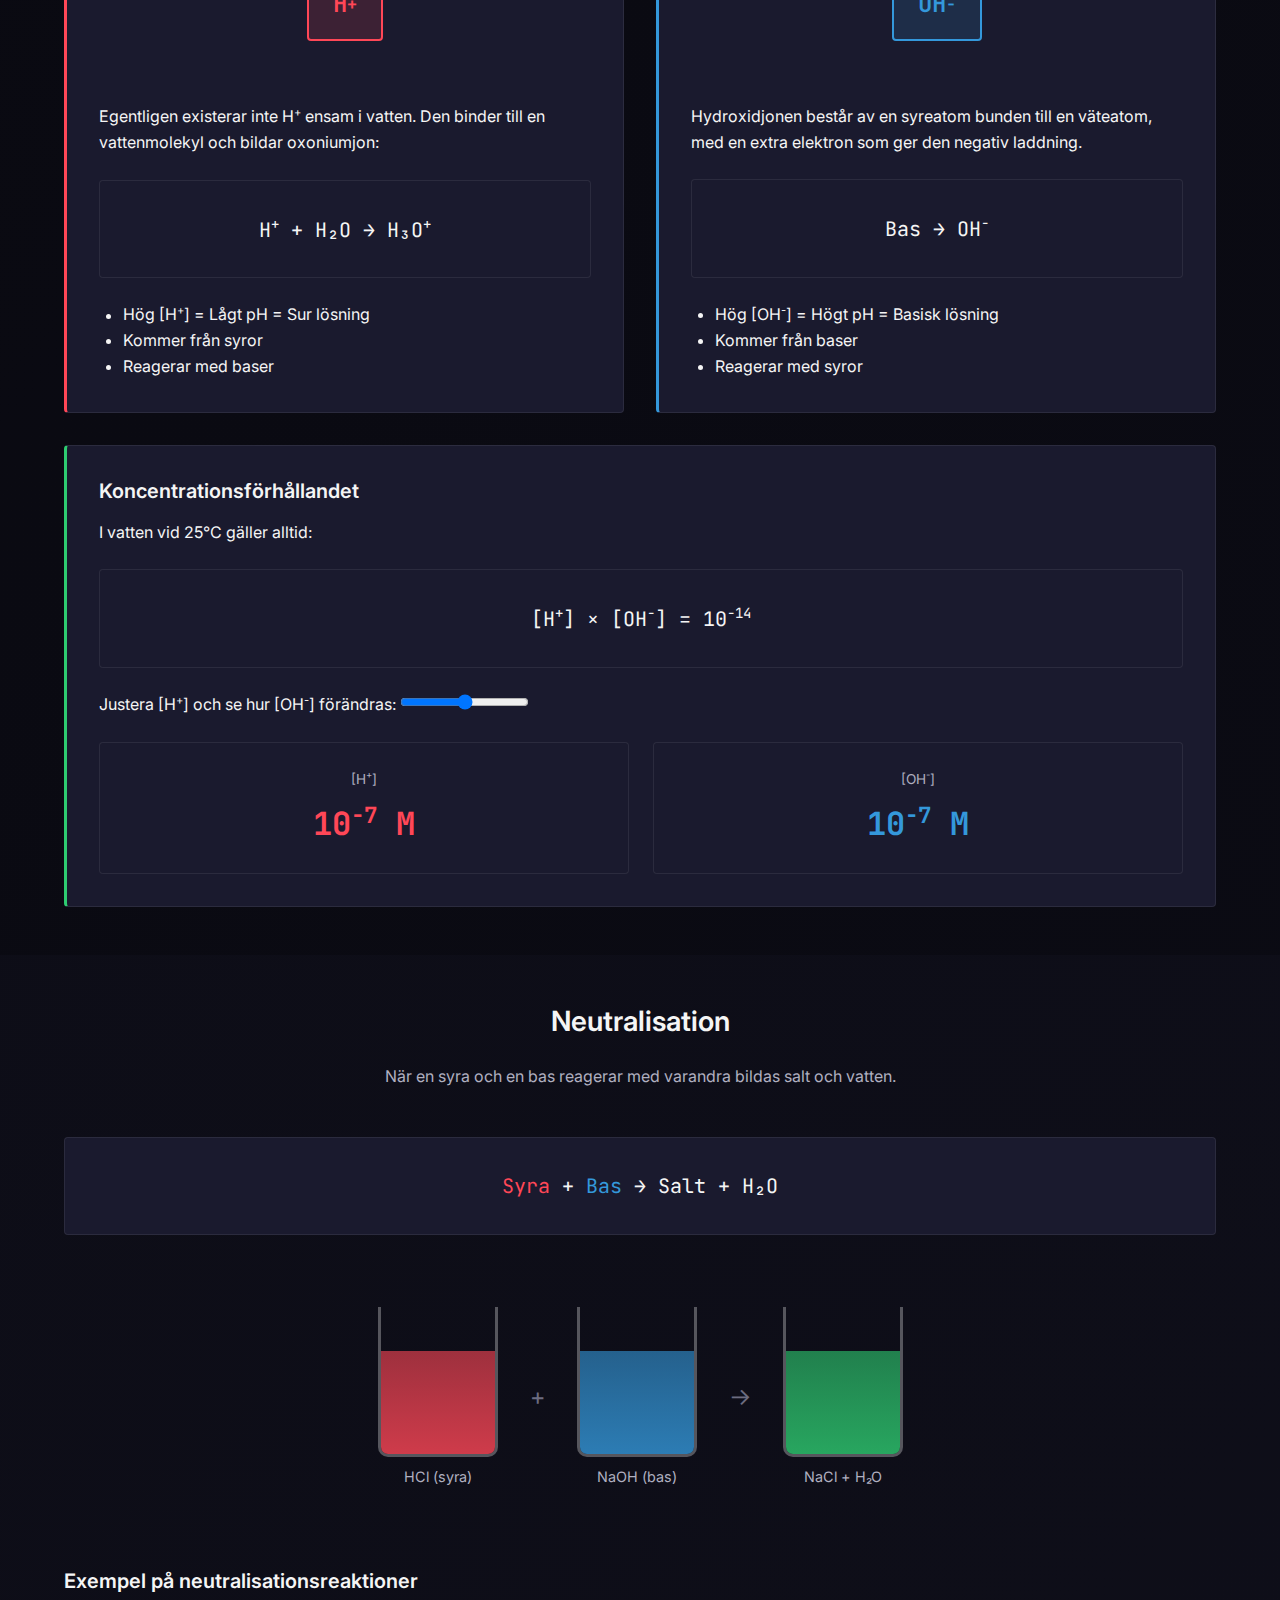
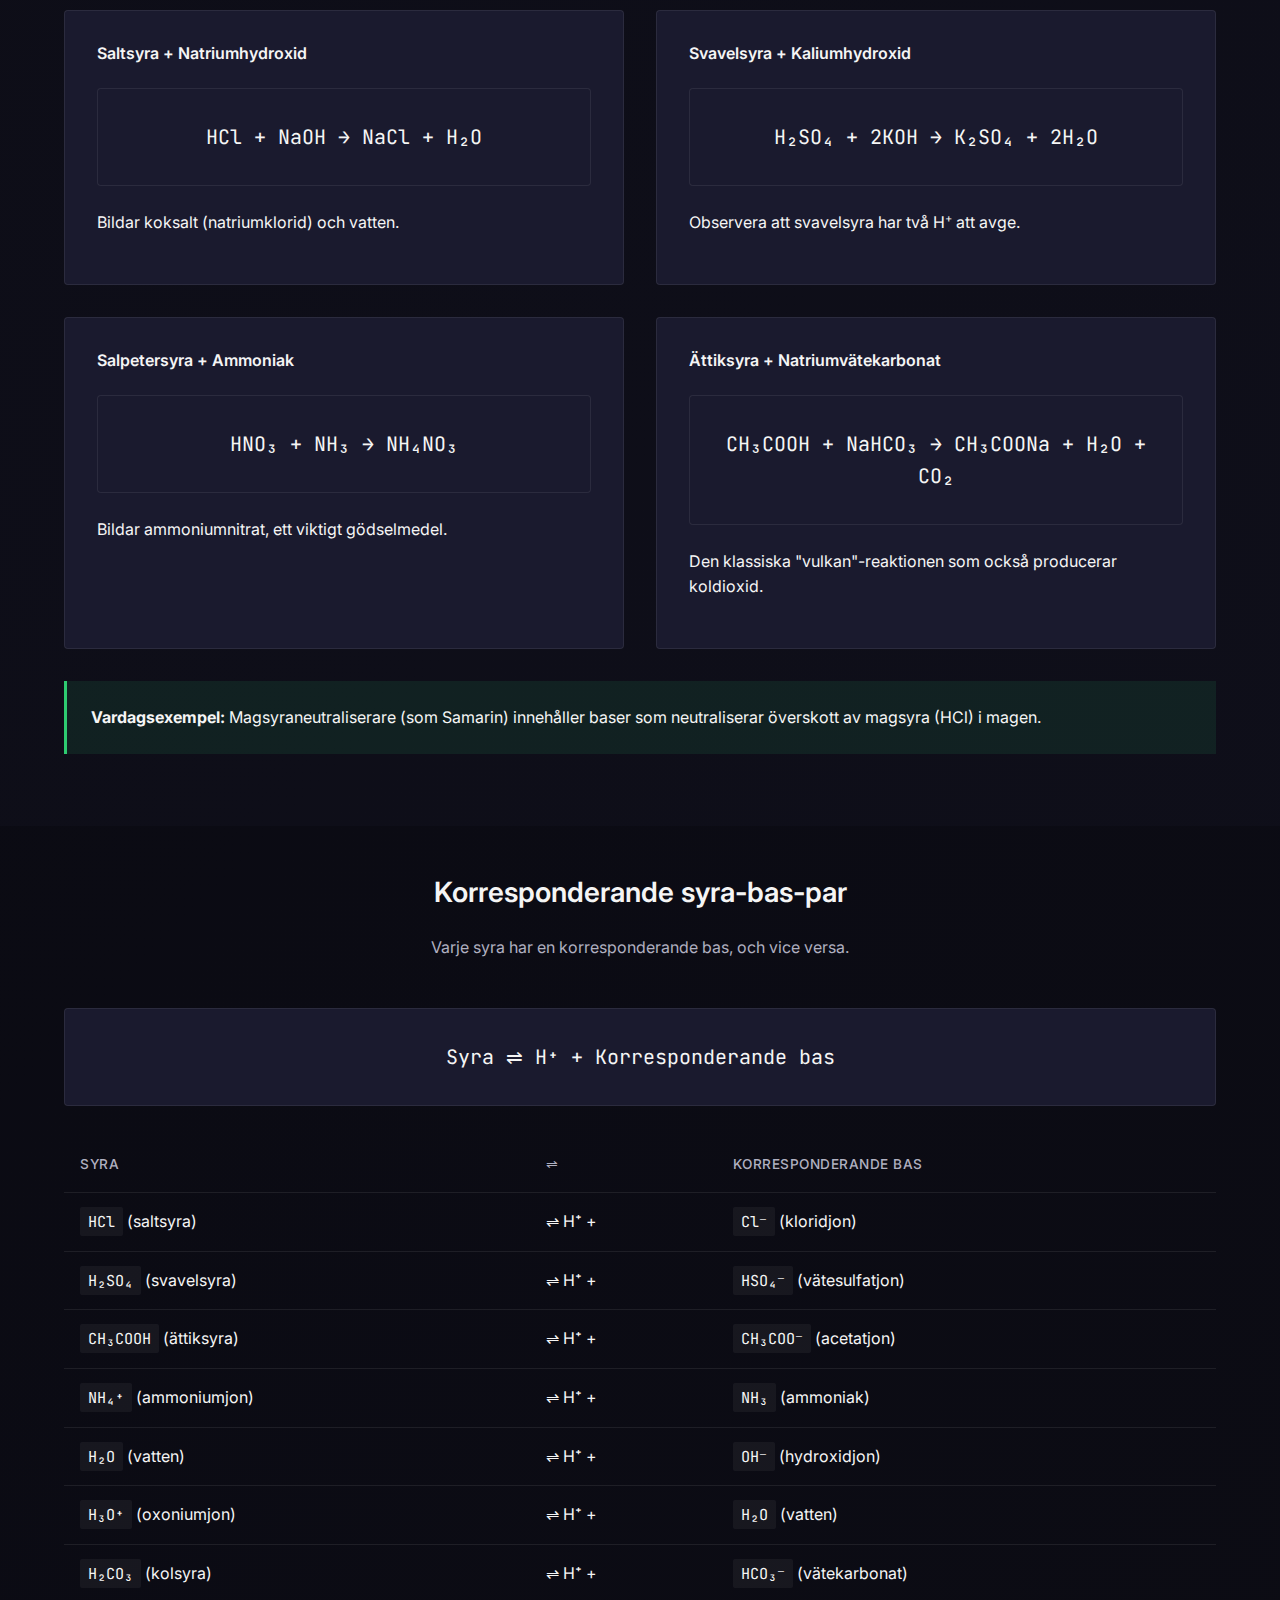
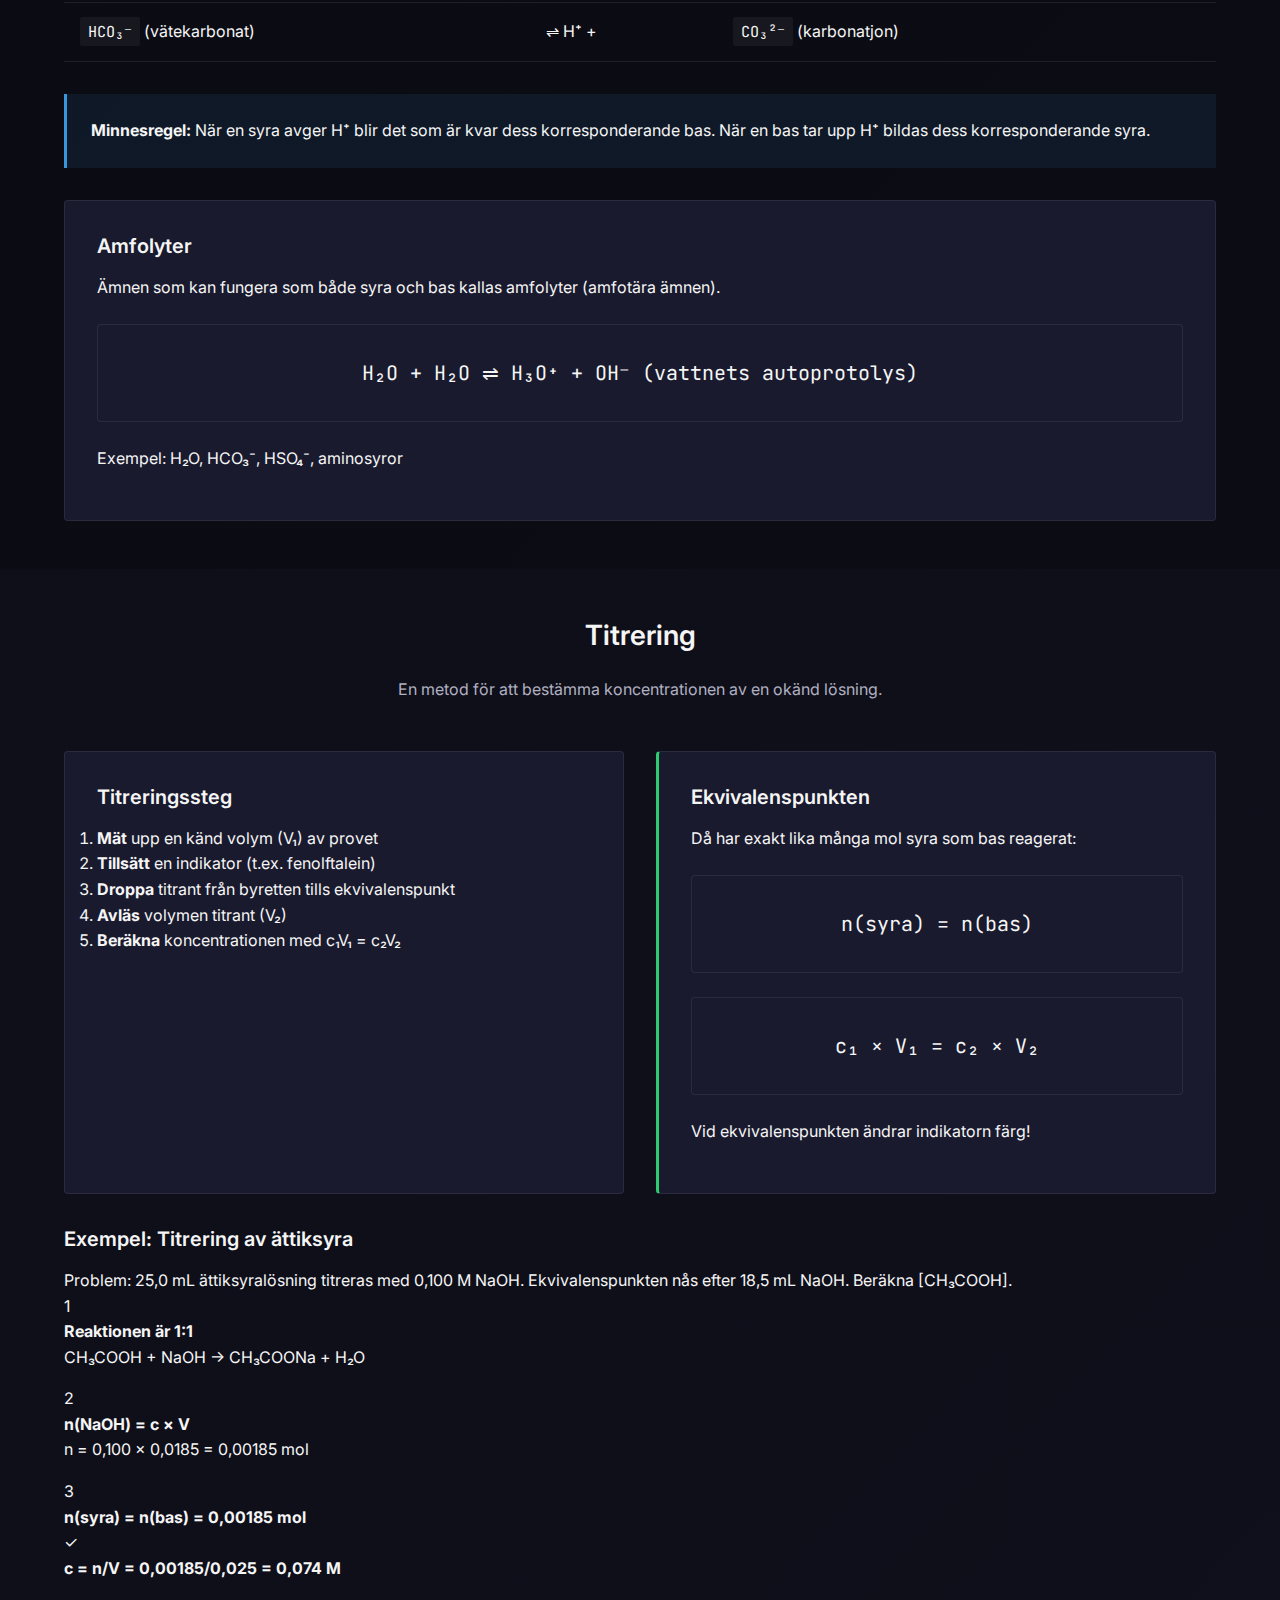
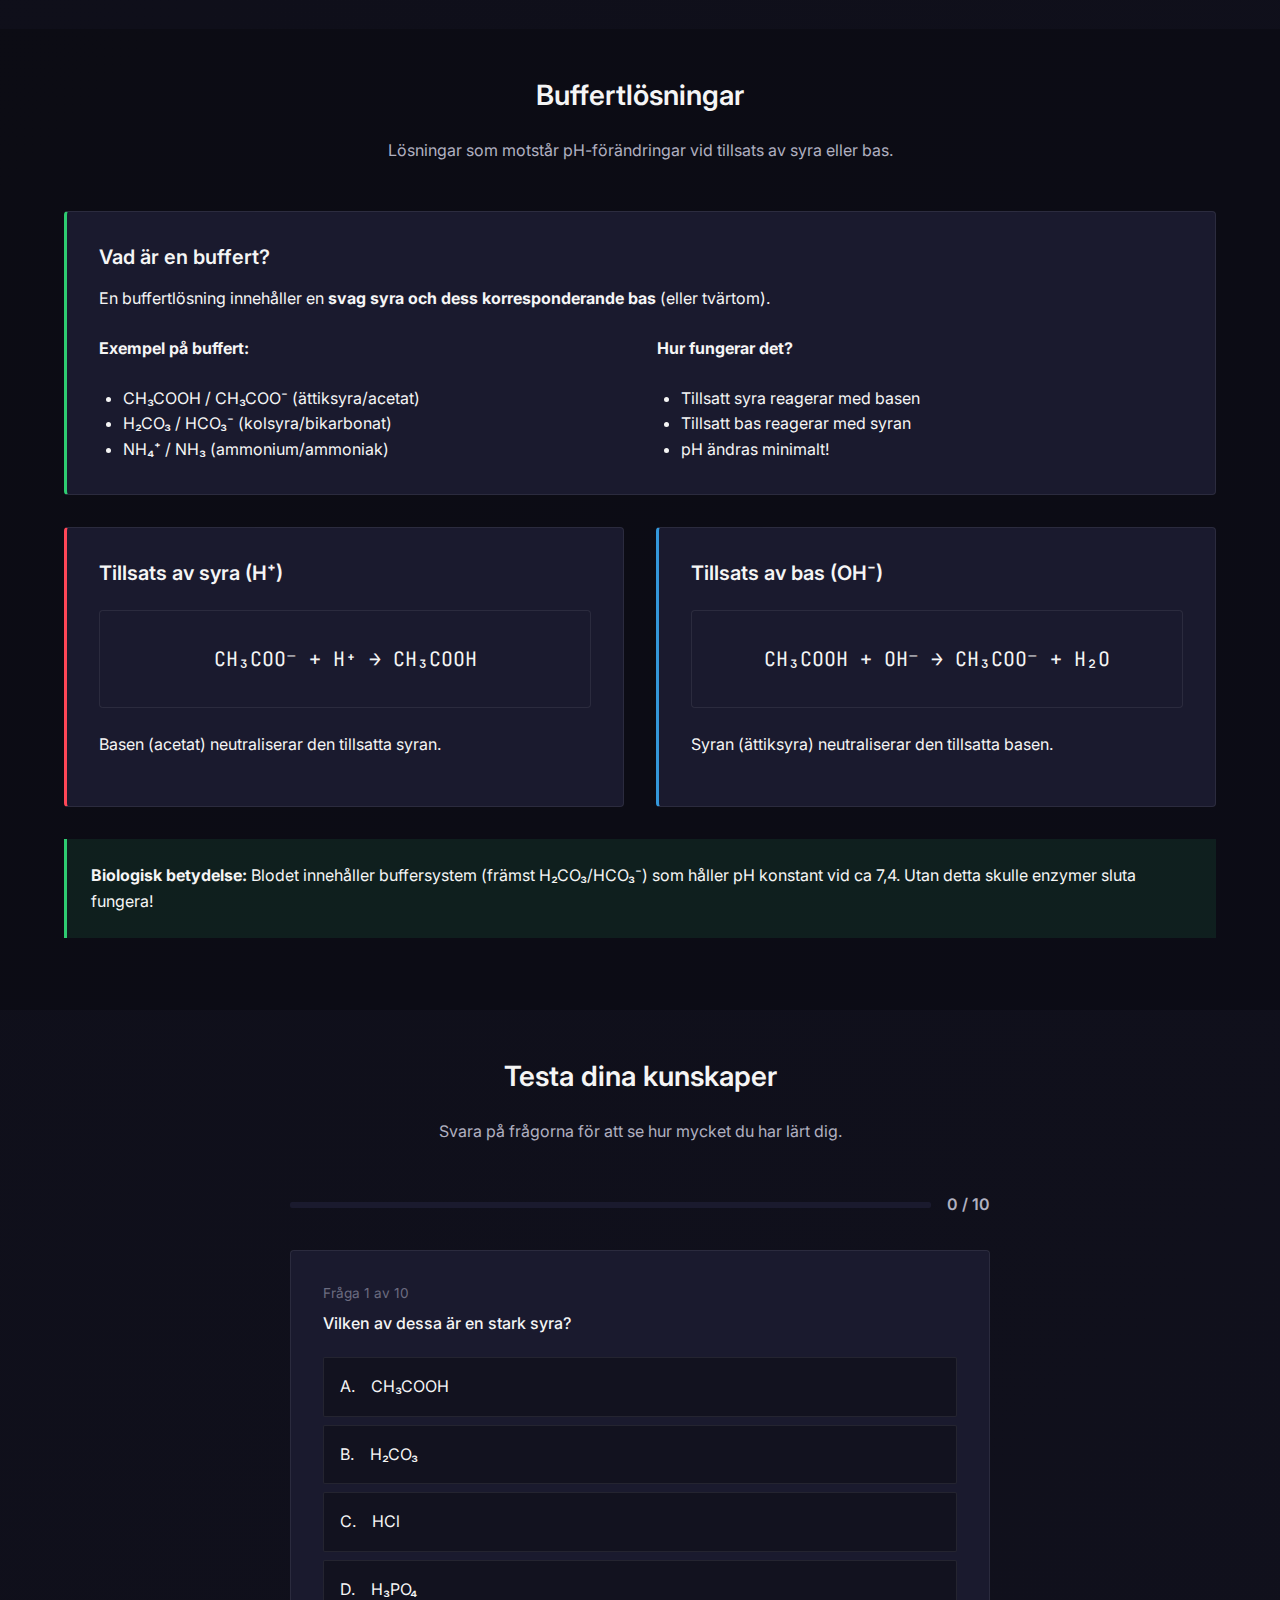
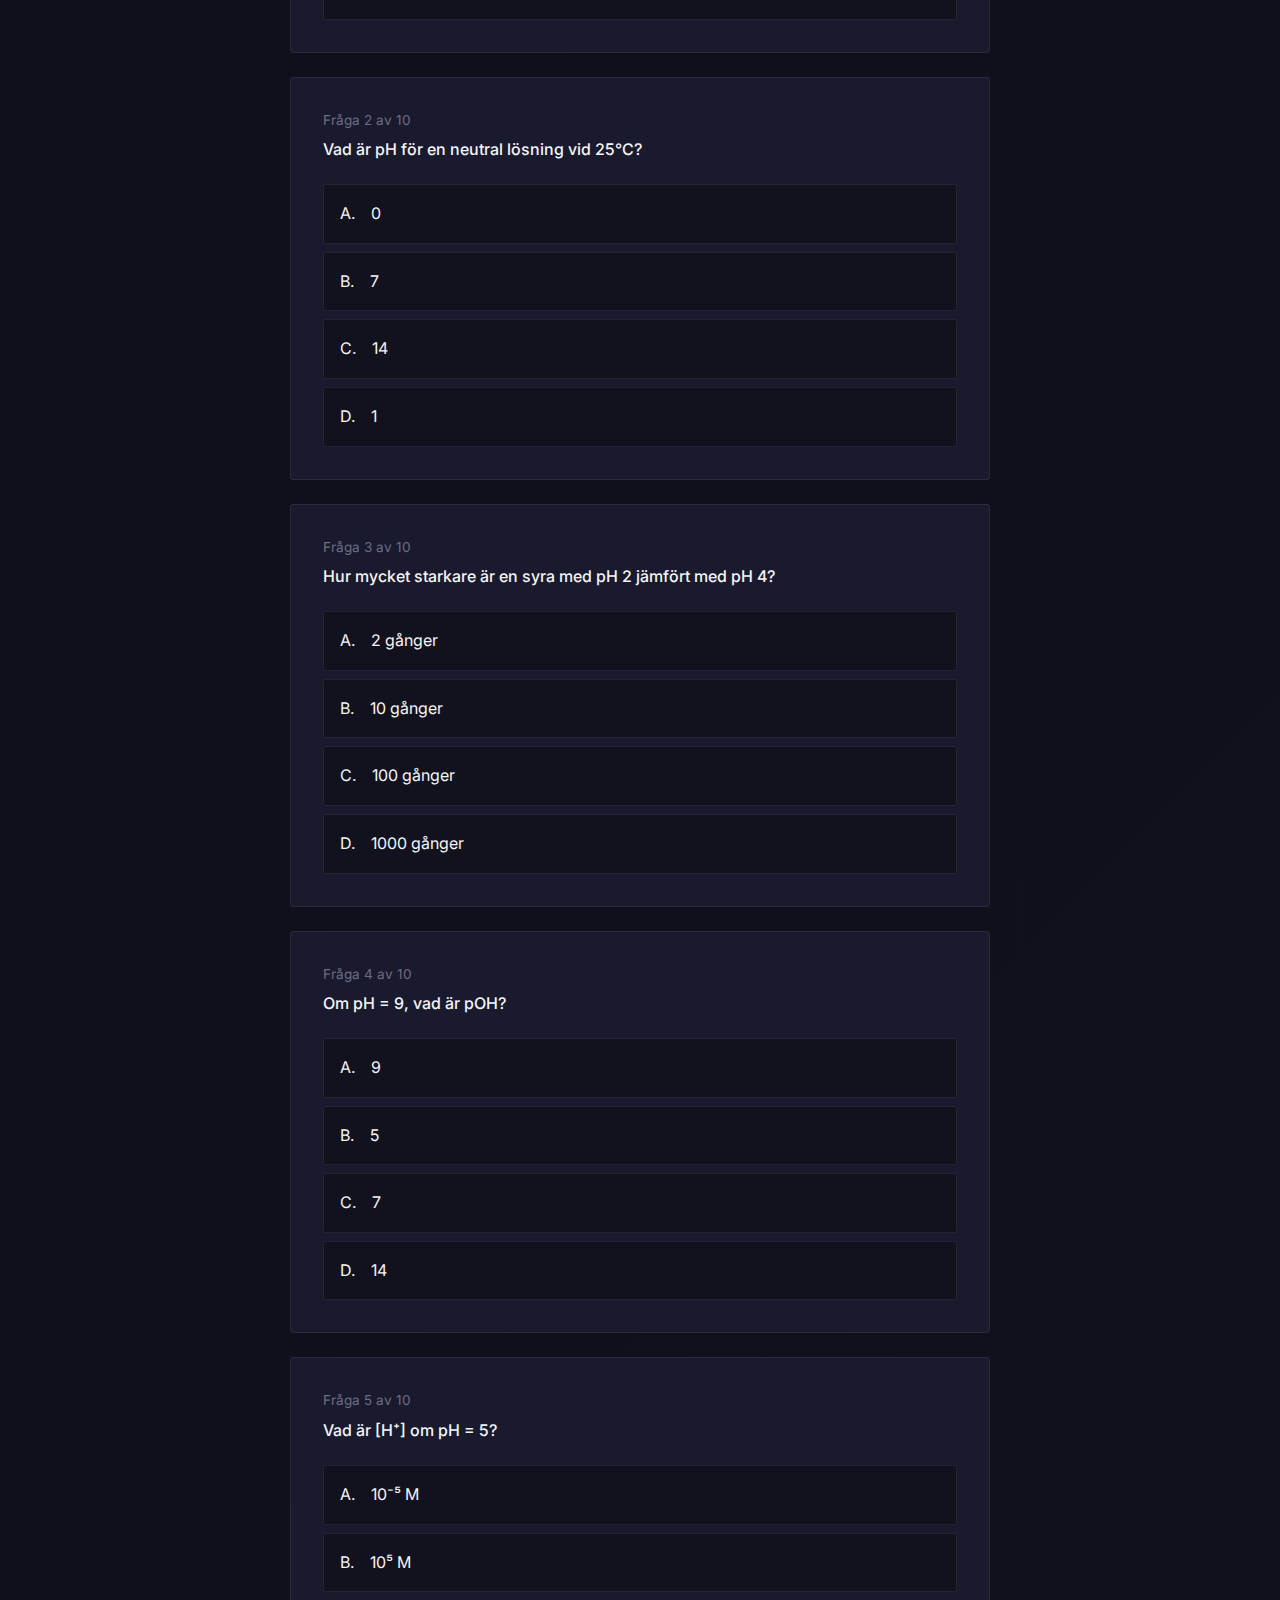
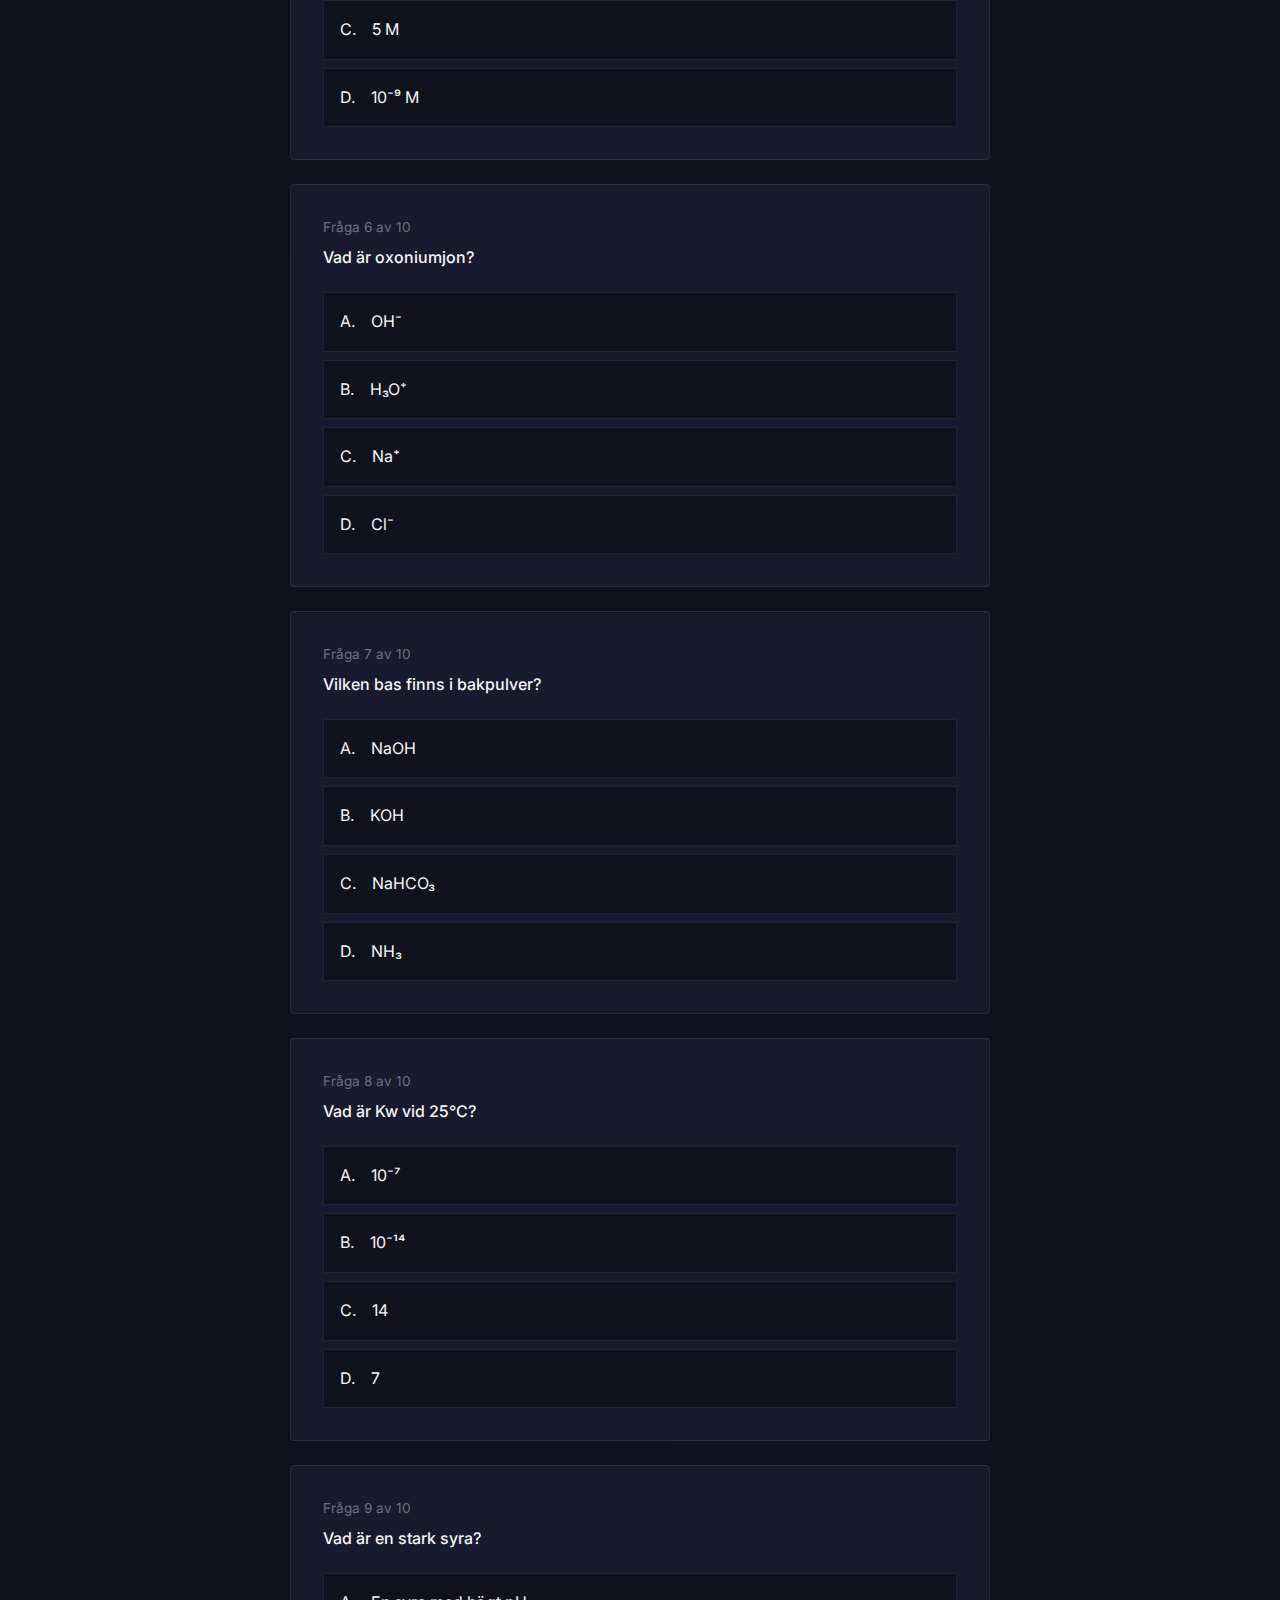
<file: syror-baser/index.html>
<!DOCTYPE html>
<html lang="sv">

<head>
  <meta charset="UTF-8" />
  <meta name="viewport" content="width=device-width, initial-scale=1.0" />
  <title>Syror och Baser | Kemi 1</title>
  <meta name="description" content="Lär dig om syror, baser, pH, pOH och joner på ett interaktivt sätt. Kemi 1 nivå." />
  <link rel="preconnect" href="https://fonts.googleapis.com" />
  <link rel="preconnect" href="https://fonts.gstatic.com" crossorigin />
  <link
    href="https://fonts.googleapis.com/css2?family=Inter:wght@400;500;600;700&family=JetBrains+Mono:wght@400;600;700&display=swap"
    rel="stylesheet" />
  <link rel="icon" href="favicon.svg" type="image/svg+xml" />
  <link rel="stylesheet" href="../styles.css" />
</head>

<body>
  <header>
    <nav>
      <a href="../" class="nav-back">←</a>
      <a href="../" class="logo">
        <span class="acid">Syror</span> &amp; <span class="base">Baser</span>
      </a>
      <div class="nav-search">
        <div class="search-container">
          <input type="text" id="globalSearch" class="search-input" placeholder="Sök efter ämne..." autocomplete="off" />
          <span class="search-icon">🔍</span>
          <div class="search-results" id="searchResults"></div>
        </div>
      </div>
      <button class="nav-toggle" aria-label="Meny">&#9776;</button>
      <ul class="nav-links">
        <li><a href="#ph-skalan">pH-skalan</a></li>
        <li><a href="#ph-poh">pH &amp; pOH</a></li>
        <li><a href="#syror">Syror</a></li>
        <li><a href="#baser">Baser</a></li>
        <li><a href="#joner">Joner</a></li>
        <li><a href="#neutralisation">Neutralisation</a></li>
        <li><a href="#korresponderande">Korr. par</a></li>
        <li><a href="#titrering">Titrering</a></li>
        <li><a href="#buffert">Buffert</a></li>
        <li><a href="#quiz">Quiz</a></li>
        <li class="nav-menu-back"><a href="../">← Tillbaka till meny</a></li>
      </ul>
    </nav>
  </header>

  <main>
    <!-- Hero Section -->
    <section class="hero" id="hem">
      <div class="hero-content">
        <h1>
          Förstå <span class="text-acid">Syror</span> och
          <span class="text-base">Baser</span>
        </h1>
        <p>
          En interaktiv guide till pH, pOH, joner och kemiska reaktioner.
          Utformad för Kemi 1.
        </p>
        <div class="flex-center">
          <a href="#ph-skalan" class="btn btn-primary">Börja lära dig</a>
          <a href="#quiz" class="btn btn-secondary">Testa dina kunskaper</a>
        </div>
      </div>
    </section>

    <!-- pH Scale Section -->
    <section id="ph-skalan">
      <div class="container">
        <div class="section-header">
          <h2>pH-skalan</h2>
          <p>
            pH-skalan mäter hur sur eller basisk en lösning är, från 0 (starkt
            sur) till 14 (starkt basisk).
          </p>
        </div>

        <div class="ph-scale-container">
          <div class="ph-scale"></div>
          <div class="ph-scale-labels">
            <span>0</span>
            <span>1</span>
            <span>2</span>
            <span>3</span>
            <span>4</span>
            <span>5</span>
            <span>6</span>
            <span>7</span>
            <span>8</span>
            <span>9</span>
            <span>10</span>
            <span>11</span>
            <span>12</span>
            <span>13</span>
            <span>14</span>
          </div>

          <div class="ph-slider-container">
            <input type="range" min="0" max="14" step="0.1" value="7" class="ph-slider" id="phSlider"
              aria-label="pH-värde" />
          </div>
        </div>

        <div class="ph-display">
          <div class="ph-value-box" id="phValueBox">
            <div class="label">pH-värde</div>
            <div class="value" id="phValue">7.0</div>
          </div>
          <div class="ph-value-box">
            <div class="label">[H<sup>+</sup>] koncentration</div>
            <div class="value" id="hConcentration">
              1.0 × 10<sup>-7</sup> M
            </div>
          </div>
          <div class="ph-value-box">
            <div class="label">[OH<sup>-</sup>] koncentration</div>
            <div class="value" id="ohConcentration">
              1.0 × 10<sup>-7</sup> M
            </div>
          </div>
          <div class="ph-value-box">
            <div class="label">Klassificering</div>
            <div class="value" id="phClassification">Neutral</div>
          </div>
        </div>

        <h3 class="mt-2xl">
          Exempel vid olika pH-värden
        </h3>
        <ul class="examples-list" id="phExamples">
          <!-- Populated by JS -->
        </ul>
      </div>
    </section>

    <!-- pH and pOH Section -->
    <section id="ph-poh">
      <div class="container">
        <div class="section-header">
          <h2>pH och pOH</h2>
          <p>Förstå sambandet mellan pH, pOH och jonkoncentrationer.</p>
        </div>

        <div class="grid-2">
          <div>
            <div class="card card-acid">
              <h3>pH-formeln</h3>
              <div class="formula-block">
                pH = -log<sub>10</sub>[H<sup>+</sup>]
              </div>
              <p>
                pH mäter koncentrationen av vätejoner (H<sup>+</sup>) i en
                lösning. Ju fler H<sup>+</sup>-joner, desto lägre pH och desto
                surare lösning.
              </p>
            </div>

            <div class="card card-base mt-lg">
              <h3>pOH-formeln</h3>
              <div class="formula-block">
                pOH = -log<sub>10</sub>[OH<sup>-</sup>]
              </div>
              <p>
                pOH mäter koncentrationen av hydroxidjoner (OH<sup>-</sup>).
                Ju fler OH<sup>-</sup>-joner, desto lägre pOH och desto mer
                basisk lösning.
              </p>
            </div>
          </div>

          <div>
            <div class="card card-neutral">
              <h3>Sambandet</h3>
              <div class="formula-block">pH + pOH = 14</div>
              <p>
                Vid 25°C gäller alltid att summan av pH och pOH är 14. Detta
                beror på vattnets jämviktskonstant:
              </p>
              <div class="formula-block">
                K<sub>w</sub> = [H<sup>+</sup>] × [OH<sup>-</sup>] = 10<sup>-14</sup>
              </div>
            </div>

            <div class="info-box mt-lg">
              <strong>Kom ihåg:</strong> pH 7 är neutralt eftersom
              [H<sup>+</sup>] = [OH<sup>-</sup>] = 10<sup>-7</sup> M vid denna
              punkt.
            </div>
          </div>
        </div>

        <h3 class="mt-2xl">Kalkylator</h3>
        <div class="calculator">
          <div class="calculator-input">
            <label for="calcType">Välj beräkningstyp:</label>
            <select id="calcType">
              <option value="concentration-to-ph">
                Koncentration → pH/pOH
              </option>
              <option value="ph-to-concentration">pH → Koncentration</option>
            </select>
          </div>

          <div class="calculator-input" id="calcInputGroup">
            <label for="calcInput" id="calcInputLabel">[H<sup>+</sup>] i mol/L (t.ex. 0.001):</label>
            <input type="number" id="calcInput" placeholder="0.001" step="any" />
          </div>

          <button class="btn btn-primary btn-full" onclick="calculate()">
            Beräkna
          </button>

          <div class="calculator-result mt-lg">
            <div class="ph-value-box">
              <div class="label">pH</div>
              <div class="value" id="calcPh">-</div>
            </div>
            <div class="ph-value-box">
              <div class="label">pOH</div>
              <div class="value" id="calcPoh">-</div>
            </div>
          </div>
        </div>
      </div>
    </section>

    <!-- Acids Section -->
    <section id="syror">
      <div class="container">
        <div class="section-header">
          <h2>Syror</h2>
          <p>
            Syror är ämnen som kan avge vätejoner (H<sup>+</sup>) till en
            lösning.
          </p>
        </div>

        <div class="grid-2">
          <div class="card card-acid">
            <h3>Starka syror</h3>
            <p>
              Starka syror dissocierar fullständigt i vatten. Alla molekyler
              avger sina H<sup>+</sup>-joner.
            </p>

            <div class="formula-block">
              HCl → H<sup>+</sup> + Cl<sup>-</sup>
            </div>

            <table class="comparison-table">
              <thead>
                <tr>
                  <th>Syra</th>
                  <th>Formel</th>
                  <th>Användning</th>
                </tr>
              </thead>
              <tbody>
                <tr>
                  <td>Saltsyra</td>
                  <td><span class="formula">HCl</span></td>
                  <td>Magsyra, rengöring</td>
                </tr>
                <tr>
                  <td>Svavelsyra</td>
                  <td><span class="formula">H₂SO₄</span></td>
                  <td>Bilbatterier</td>
                </tr>
                <tr>
                  <td>Salpetersyra</td>
                  <td><span class="formula">HNO₃</span></td>
                  <td>Gödsel, sprängämnen</td>
                </tr>
              </tbody>
            </table>
          </div>

          <div class="card card-acid">
            <h3>Svaga syror</h3>
            <p>
              Svaga syror dissocierar endast delvis. En jämvikt uppstår mellan
              molekyler och joner.
            </p>

            <div class="formula-block">
              CH₃COOH ⇌ H<sup>+</sup> + CH₃COO<sup>-</sup>
            </div>

            <table class="comparison-table">
              <thead>
                <tr>
                  <th>Syra</th>
                  <th>Formel</th>
                  <th>Finns i</th>
                </tr>
              </thead>
              <tbody>
                <tr>
                  <td>Ättiksyra</td>
                  <td><span class="formula">CH₃COOH</span></td>
                  <td>Vinäger</td>
                </tr>
                <tr>
                  <td>Kolsyra</td>
                  <td><span class="formula">H₂CO₃</span></td>
                  <td>Läsk</td>
                </tr>
                <tr>
                  <td>Citronsyra</td>
                  <td><span class="formula">C₆H₈O₇</span></td>
                  <td>Citrusfrukter</td>
                </tr>
              </tbody>
            </table>
          </div>
        </div>

        <div class="info-box warning mt-xl">
          <strong>Viktigt:</strong> Stark vs svag handlar om
          dissociationsgrad, inte om hur farlig syran är. En koncentrerad svag
          syra kan vara farligare än en utspädd stark syra.
        </div>
      </div>
    </section>

    <!-- Bases Section -->
    <section id="baser">
      <div class="container">
        <div class="section-header">
          <h2>Baser</h2>
          <p>
            Baser är ämnen som kan ta upp vätejoner (H<sup>+</sup>) eller avge
            hydroxidjoner (OH<sup>-</sup>).
          </p>
        </div>

        <div class="grid-2">
          <div class="card card-base">
            <h3>Starka baser</h3>
            <p>
              Starka baser dissocierar fullständigt i vatten och avger alla
              sina OH<sup>-</sup>-joner.
            </p>

            <div class="formula-block">
              NaOH → Na<sup>+</sup> + OH<sup>-</sup>
            </div>

            <table class="comparison-table">
              <thead>
                <tr>
                  <th>Bas</th>
                  <th>Formel</th>
                  <th>Användning</th>
                </tr>
              </thead>
              <tbody>
                <tr>
                  <td>Natriumhydroxid</td>
                  <td><span class="formula">NaOH</span></td>
                  <td>Tvål, avlopp</td>
                </tr>
                <tr>
                  <td>Kaliumhydroxid</td>
                  <td><span class="formula">KOH</span></td>
                  <td>Batterier, tvål</td>
                </tr>
                <tr>
                  <td>Kalciumhydroxid</td>
                  <td><span class="formula">Ca(OH)₂</span></td>
                  <td>Murbruk, vattenrening</td>
                </tr>
              </tbody>
            </table>
          </div>

          <div class="card card-base">
            <h3>Svaga baser</h3>
            <p>
              Svaga baser tar bara upp en del av de tillgängliga vätejonerna.
            </p>

            <div class="formula-block">
              NH₃ + H₂O ⇌ NH₄<sup>+</sup> + OH<sup>-</sup>
            </div>

            <table class="comparison-table">
              <thead>
                <tr>
                  <th>Bas</th>
                  <th>Formel</th>
                  <th>Finns i</th>
                </tr>
              </thead>
              <tbody>
                <tr>
                  <td>Ammoniak</td>
                  <td><span class="formula">NH₃</span></td>
                  <td>Rengöringsmedel</td>
                </tr>
                <tr>
                  <td>Natriumvätekarbonat</td>
                  <td><span class="formula">NaHCO₃</span></td>
                  <td>Bakpulver</td>
                </tr>
                <tr>
                  <td>Magnesiumhydroxid</td>
                  <td><span class="formula">Mg(OH)₂</span></td>
                  <td>Magsyraneutraliserare</td>
                </tr>
              </tbody>
            </table>
          </div>
        </div>
      </div>
    </section>

    <!-- Ions Section -->
    <section id="joner">
      <div class="container">
        <div class="section-header">
          <h2>Joner i syra-bas-kemi</h2>
          <p>
            Det är jonerna som avgör om en lösning är sur, basisk eller
            neutral.
          </p>
        </div>

        <div class="grid-2">
          <div class="card card-acid">
            <h3>Vätejon (H<sup>+</sup>)</h3>
            <div class="molecule-container">
              <div class="ion ion-h">H<sup>+</sup></div>
            </div>
            <p>
              Egentligen existerar inte H<sup>+</sup> ensam i vatten. Den
              binder till en vattenmolekyl och bildar oxoniumjon:
            </p>
            <div class="formula-block">
              H<sup>+</sup> + H₂O → H₃O<sup>+</sup>
            </div>
            <ul class="ml-lg mt-lg">
              <li>Hög [H<sup>+</sup>] = Lågt pH = Sur lösning</li>
              <li>Kommer från syror</li>
              <li>Reagerar med baser</li>
            </ul>
          </div>

          <div class="card card-base">
            <h3>Hydroxidjon (OH<sup>-</sup>)</h3>
            <div class="molecule-container">
              <div class="ion ion-oh">OH<sup>-</sup></div>
            </div>
            <p>
              Hydroxidjonen består av en syreatom bunden till en väteatom, med
              en extra elektron som ger den negativ laddning.
            </p>
            <div class="formula-block">Bas → OH<sup>-</sup></div>
            <ul class="ml-lg mt-lg">
              <li>Hög [OH<sup>-</sup>] = Högt pH = Basisk lösning</li>
              <li>Kommer från baser</li>
              <li>Reagerar med syror</li>
            </ul>
          </div>
        </div>

        <div class="card card-neutral mt-xl">
          <h3>Koncentrationsförhållandet</h3>
          <p>I vatten vid 25°C gäller alltid:</p>
          <div class="formula-block">
            [H<sup>+</sup>] × [OH<sup>-</sup>] = 10<sup>-14</sup>
          </div>

          <div class="mt-lg">
            <label for="ionSlider" class="ion-slider-label">Justera [H<sup>+</sup>] och se
              hur [OH<sup>-</sup>]
              förändras:</label>
            <input type="range" id="ionSlider" min="-14" max="0" step="0.5" value="-7" class="ion-slider-input" />
          </div>

          <div class="ph-display mt-lg">
            <div class="ph-value-box acid">
              <div class="label">[H<sup>+</sup>]</div>
              <div class="value" id="ionH">10<sup>-7</sup> M</div>
            </div>
            <div class="ph-value-box base">
              <div class="label">[OH<sup>-</sup>]</div>
              <div class="value" id="ionOH">10<sup>-7</sup> M</div>
            </div>
          </div>
        </div>
      </div>
    </section>

    <!-- Neutralization Section -->
    <section id="neutralisation">
      <div class="container">
        <div class="section-header">
          <h2>Neutralisation</h2>
          <p>
            När en syra och en bas reagerar med varandra bildas salt och
            vatten.
          </p>
        </div>

        <div class="formula-block">
          <span class="highlight-acid">Syra</span> +
          <span class="highlight-base">Bas</span> → Salt + H₂O
        </div>

        <div class="neutralization-container">
          <div class="reaction-visual">
            <div>
              <div class="beaker beaker-acid">
                <div class="beaker-liquid"></div>
              </div>
              <div class="beaker-label">HCl (syra)</div>
            </div>
            <span class="plus">+</span>
            <div>
              <div class="beaker beaker-base">
                <div class="beaker-liquid"></div>
              </div>
              <div class="beaker-label">NaOH (bas)</div>
            </div>
            <span class="arrow">→</span>
            <div>
              <div class="beaker beaker-neutral">
                <div class="beaker-liquid"></div>
              </div>
              <div class="beaker-label">NaCl + H₂O</div>
            </div>
          </div>
        </div>

        <h3 class="mt-xl">
          Exempel på neutralisationsreaktioner
        </h3>
        <div class="grid-2">
          <div class="card">
            <h4>Saltsyra + Natriumhydroxid</h4>
            <div class="formula-block">HCl + NaOH → NaCl + H₂O</div>
            <p>Bildar koksalt (natriumklorid) och vatten.</p>
          </div>

          <div class="card">
            <h4>Svavelsyra + Kaliumhydroxid</h4>
            <div class="formula-block">H₂SO₄ + 2KOH → K₂SO₄ + 2H₂O</div>
            <p>Observera att svavelsyra har två H<sup>+</sup> att avge.</p>
          </div>

          <div class="card">
            <h4>Salpetersyra + Ammoniak</h4>
            <div class="formula-block">HNO₃ + NH₃ → NH₄NO₃</div>
            <p>Bildar ammoniumnitrat, ett viktigt gödselmedel.</p>
          </div>

          <div class="card">
            <h4>Ättiksyra + Natriumvätekarbonat</h4>
            <div class="formula-block">
              CH₃COOH + NaHCO₃ → CH₃COONa + H₂O + CO₂
            </div>
            <p>
              Den klassiska "vulkan"-reaktionen som också producerar
              koldioxid.
            </p>
          </div>
        </div>

        <div class="info-box success mt-xl">
          <strong>Vardagsexempel:</strong> Magsyraneutraliserare (som Samarin)
          innehåller baser som neutraliserar överskott av magsyra (HCl) i
          magen.
        </div>
      </div>
    </section>

    <!-- Conjugate Pairs Section -->
    <section id="korresponderande">
      <div class="container">
        <div class="section-header">
          <h2>Korresponderande syra-bas-par</h2>
          <p>Varje syra har en korresponderande bas, och vice versa.</p>
        </div>

        <div class="formula-highlight">
          <div class="formula-block large">
            Syra ⇌ H⁺ + Korresponderande bas
          </div>
        </div>

        <table class="comparison-table mt-xl">
          <thead>
            <tr>
              <th>Syra</th>
              <th>⇌</th>
              <th>Korresponderande bas</th>
            </tr>
          </thead>
          <tbody>
            <tr>
              <td><span class="formula">HCl</span> (saltsyra)</td>
              <td>⇌ H⁺ +</td>
              <td><span class="formula">Cl⁻</span> (kloridjon)</td>
            </tr>
            <tr>
              <td><span class="formula">H₂SO₄</span> (svavelsyra)</td>
              <td>⇌ H⁺ +</td>
              <td><span class="formula">HSO₄⁻</span> (vätesulfatjon)</td>
            </tr>
            <tr>
              <td><span class="formula">CH₃COOH</span> (ättiksyra)</td>
              <td>⇌ H⁺ +</td>
              <td><span class="formula">CH₃COO⁻</span> (acetatjon)</td>
            </tr>
            <tr>
              <td><span class="formula">NH₄⁺</span> (ammoniumjon)</td>
              <td>⇌ H⁺ +</td>
              <td><span class="formula">NH₃</span> (ammoniak)</td>
            </tr>
            <tr>
              <td><span class="formula">H₂O</span> (vatten)</td>
              <td>⇌ H⁺ +</td>
              <td><span class="formula">OH⁻</span> (hydroxidjon)</td>
            </tr>
            <tr>
              <td><span class="formula">H₃O⁺</span> (oxoniumjon)</td>
              <td>⇌ H⁺ +</td>
              <td><span class="formula">H₂O</span> (vatten)</td>
            </tr>
            <tr>
              <td><span class="formula">H₂CO₃</span> (kolsyra)</td>
              <td>⇌ H⁺ +</td>
              <td><span class="formula">HCO₃⁻</span> (vätekarbonat)</td>
            </tr>
            <tr>
              <td><span class="formula">HCO₃⁻</span> (vätekarbonat)</td>
              <td>⇌ H⁺ +</td>
              <td><span class="formula">CO₃²⁻</span> (karbonatjon)</td>
            </tr>
          </tbody>
        </table>

        <div class="info-box mt-xl">
          <strong>Minnesregel:</strong> När en syra avger H⁺ blir det som är kvar dess korresponderande bas. När en bas tar upp H⁺ bildas dess korresponderande syra.
        </div>

        <div class="card mt-xl">
          <h3>Amfolyter</h3>
          <p>Ämnen som kan fungera som både syra och bas kallas amfolyter (amfotära ämnen).</p>
          <div class="formula-block mt-lg">
            H₂O + H₂O ⇌ H₃O⁺ + OH⁻ (vattnets autoprotolys)
          </div>
          <p class="mt-lg">Exempel: H₂O, HCO₃⁻, HSO₄⁻, aminosyror</p>
        </div>
      </div>
    </section>

    <!-- Titration Section -->
    <section id="titrering">
      <div class="container">
        <div class="section-header">
          <h2>Titrering</h2>
          <p>En metod för att bestämma koncentrationen av en okänd lösning.</p>
        </div>

        <div class="grid-2">
          <div class="card">
            <h3>Titreringssteg</h3>
            <ol class="calc-steps">
              <li><strong>Mät</strong> upp en känd volym (V₁) av provet</li>
              <li><strong>Tillsätt</strong> en indikator (t.ex. fenolftalein)</li>
              <li><strong>Droppa</strong> titrant från byretten tills ekvivalenspunkt</li>
              <li><strong>Avläs</strong> volymen titrant (V₂)</li>
              <li><strong>Beräkna</strong> koncentrationen med c₁V₁ = c₂V₂</li>
            </ol>
          </div>

          <div class="card card-neutral">
            <h3>Ekvivalenspunkten</h3>
            <p>Då har exakt lika många mol syra som bas reagerat:</p>
            <div class="formula-block mt-lg">n(syra) = n(bas)</div>
            <div class="formula-block mt-lg">c₁ × V₁ = c₂ × V₂</div>
            <p class="mt-lg">Vid ekvivalenspunkten ändrar indikatorn färg!</p>
          </div>
        </div>

        <div class="worked-example mt-xl">
          <h3>Exempel: Titrering av ättiksyra</h3>
          <div class="example-problem">
            <span class="problem-label">Problem:</span>
            25,0 mL ättiksyralösning titreras med 0,100 M NaOH. Ekvivalenspunkten nås efter 18,5 mL NaOH. Beräkna [CH₃COOH].
          </div>
          <div class="example-steps">
            <div class="example-step">
              <span class="step-badge">1</span>
              <div class="step-content">
                <strong>Reaktionen är 1:1</strong>
                <p>CH₃COOH + NaOH → CH₃COONa + H₂O</p>
              </div>
            </div>
            <div class="example-step">
              <span class="step-badge">2</span>
              <div class="step-content">
                <strong>n(NaOH) = c × V</strong>
                <p>n = 0,100 × 0,0185 = 0,00185 mol</p>
              </div>
            </div>
            <div class="example-step">
              <span class="step-badge">3</span>
              <div class="step-content">
                <strong>n(syra) = n(bas) = 0,00185 mol</strong>
              </div>
            </div>
            <div class="example-step answer">
              <span class="step-badge">✓</span>
              <div class="step-content">
                <strong>c = n/V = 0,00185/0,025 = 0,074 M</strong>
              </div>
            </div>
          </div>
        </div>
      </div>
    </section>

    <!-- Buffer Section -->
    <section id="buffert">
      <div class="container">
        <div class="section-header">
          <h2>Buffertlösningar</h2>
          <p>Lösningar som motstår pH-förändringar vid tillsats av syra eller bas.</p>
        </div>

        <div class="card card-neutral">
          <h3>Vad är en buffert?</h3>
          <p>En buffertlösning innehåller en <strong>svag syra och dess korresponderande bas</strong> (eller tvärtom).</p>
          <div class="grid-2 mt-lg">
            <div>
              <strong>Exempel på buffert:</strong>
              <ul class="ml-lg mt-lg">
                <li>CH₃COOH / CH₃COO⁻ (ättiksyra/acetat)</li>
                <li>H₂CO₃ / HCO₃⁻ (kolsyra/bikarbonat)</li>
                <li>NH₄⁺ / NH₃ (ammonium/ammoniak)</li>
              </ul>
            </div>
            <div>
              <strong>Hur fungerar det?</strong>
              <ul class="ml-lg mt-lg">
                <li>Tillsatt syra reagerar med basen</li>
                <li>Tillsatt bas reagerar med syran</li>
                <li>pH ändras minimalt!</li>
              </ul>
            </div>
          </div>
        </div>

        <div class="grid-2 mt-xl">
          <div class="card card-acid">
            <h3>Tillsats av syra (H⁺)</h3>
            <div class="formula-block">
              CH₃COO⁻ + H⁺ → CH₃COOH
            </div>
            <p class="mt-lg">Basen (acetat) neutraliserar den tillsatta syran.</p>
          </div>
          <div class="card card-base">
            <h3>Tillsats av bas (OH⁻)</h3>
            <div class="formula-block">
              CH₃COOH + OH⁻ → CH₃COO⁻ + H₂O
            </div>
            <p class="mt-lg">Syran (ättiksyra) neutraliserar den tillsatta basen.</p>
          </div>
        </div>

        <div class="info-box success mt-xl">
          <strong>Biologisk betydelse:</strong> Blodet innehåller buffersystem (främst H₂CO₃/HCO₃⁻) som håller pH konstant vid ca 7,4. Utan detta skulle enzymer sluta fungera!
        </div>
      </div>
    </section>

    <!-- Quiz Section -->
    <section id="quiz">
      <div class="container">
        <div class="section-header">
          <h2>Testa dina kunskaper</h2>
          <p>Svara på frågorna för att se hur mycket du har lärt dig.</p>
        </div>

        <div class="quiz-container">
          <div class="quiz-progress">
            <div class="quiz-progress-bar">
              <div class="quiz-progress-fill" id="quizProgress"></div>
            </div>
            <span class="quiz-score" id="quizScore">0 / 0</span>
          </div>

          <div id="quizQuestions">
            <!-- Populated by JS -->
          </div>

          <div class="flex-center mt-xl">
            <button class="btn btn-secondary" onclick="resetQuiz()">
              Börja om
            </button>
            <button class="btn btn-primary" id="checkAnswersBtn" onclick="checkAllAnswers()">
              Visa resultat
            </button>
          </div>
        </div>
      </div>
    </section>
  </main>

  <footer class="site-footer">
    <p>Syror &amp; Baser | Kemi 1 Interaktiv Guide</p>
  </footer>

  <script src="../script.js"></script>
</body>

</html>
</file>
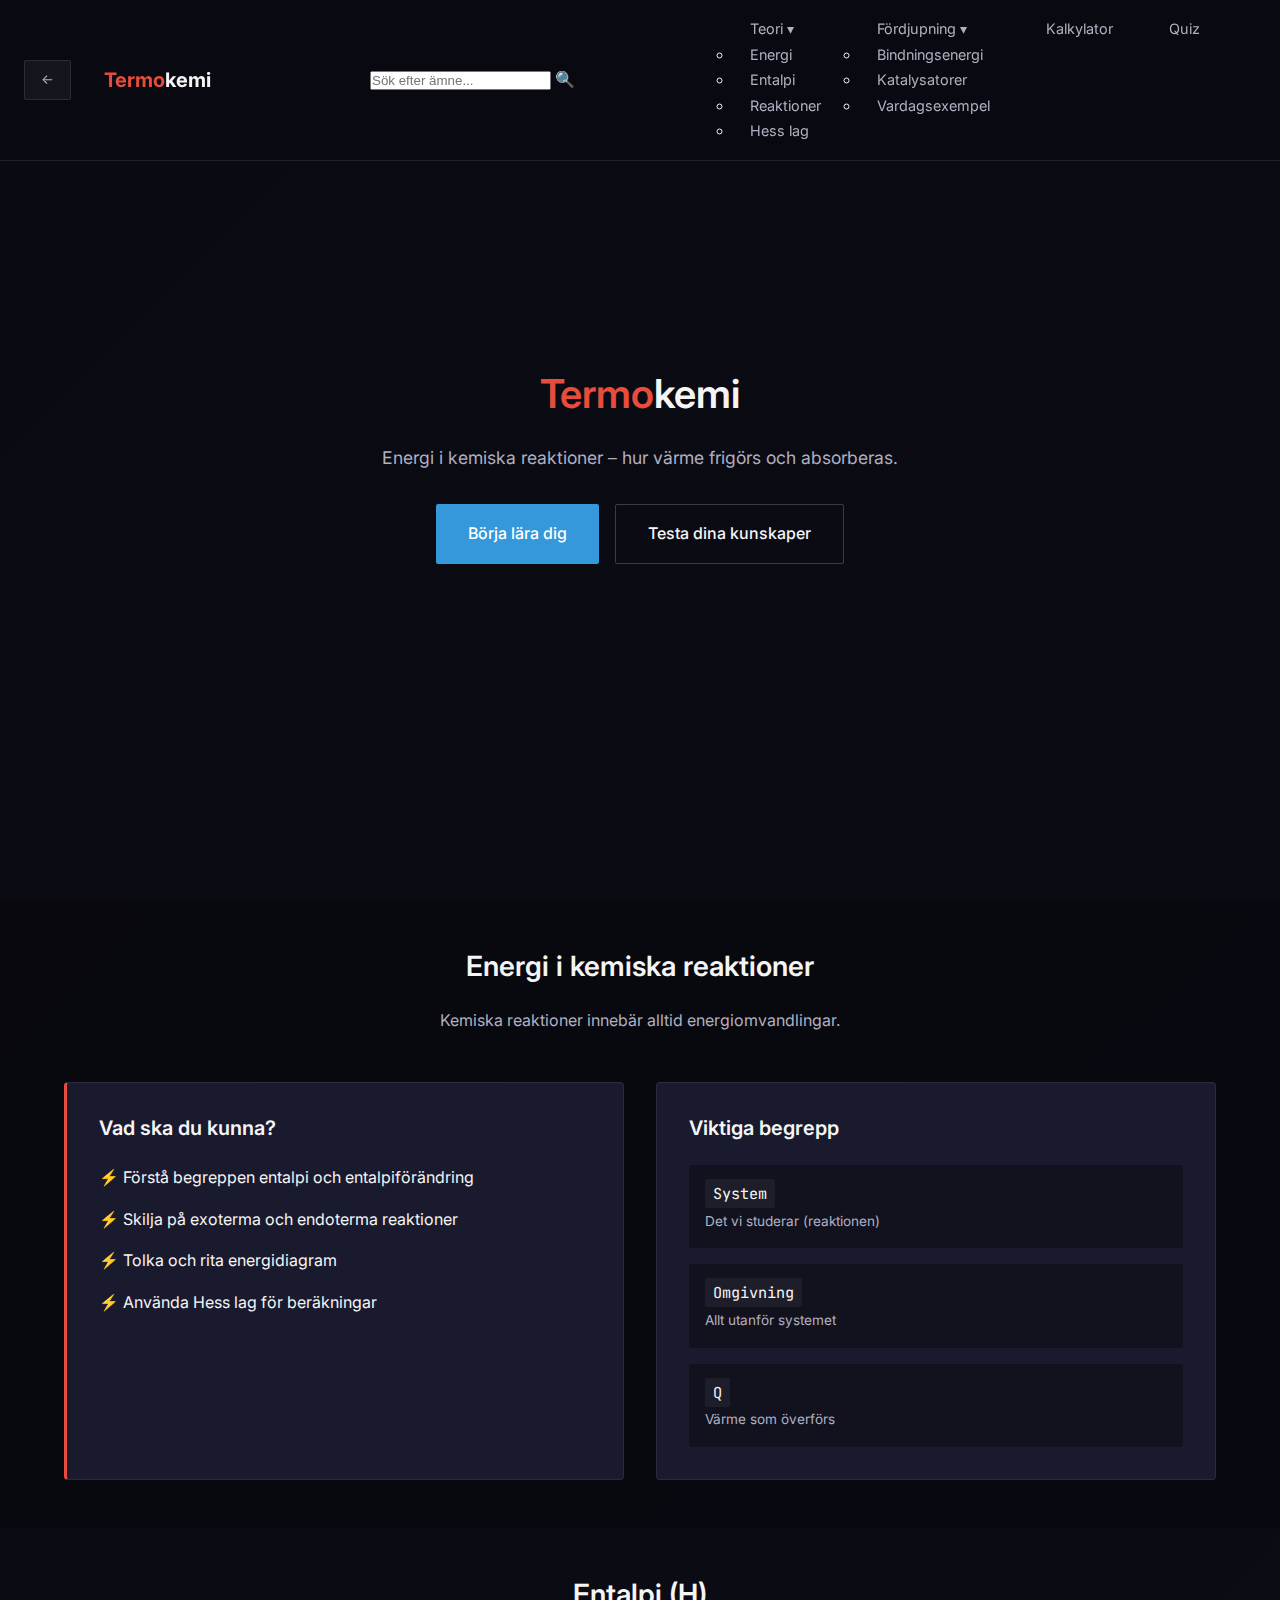
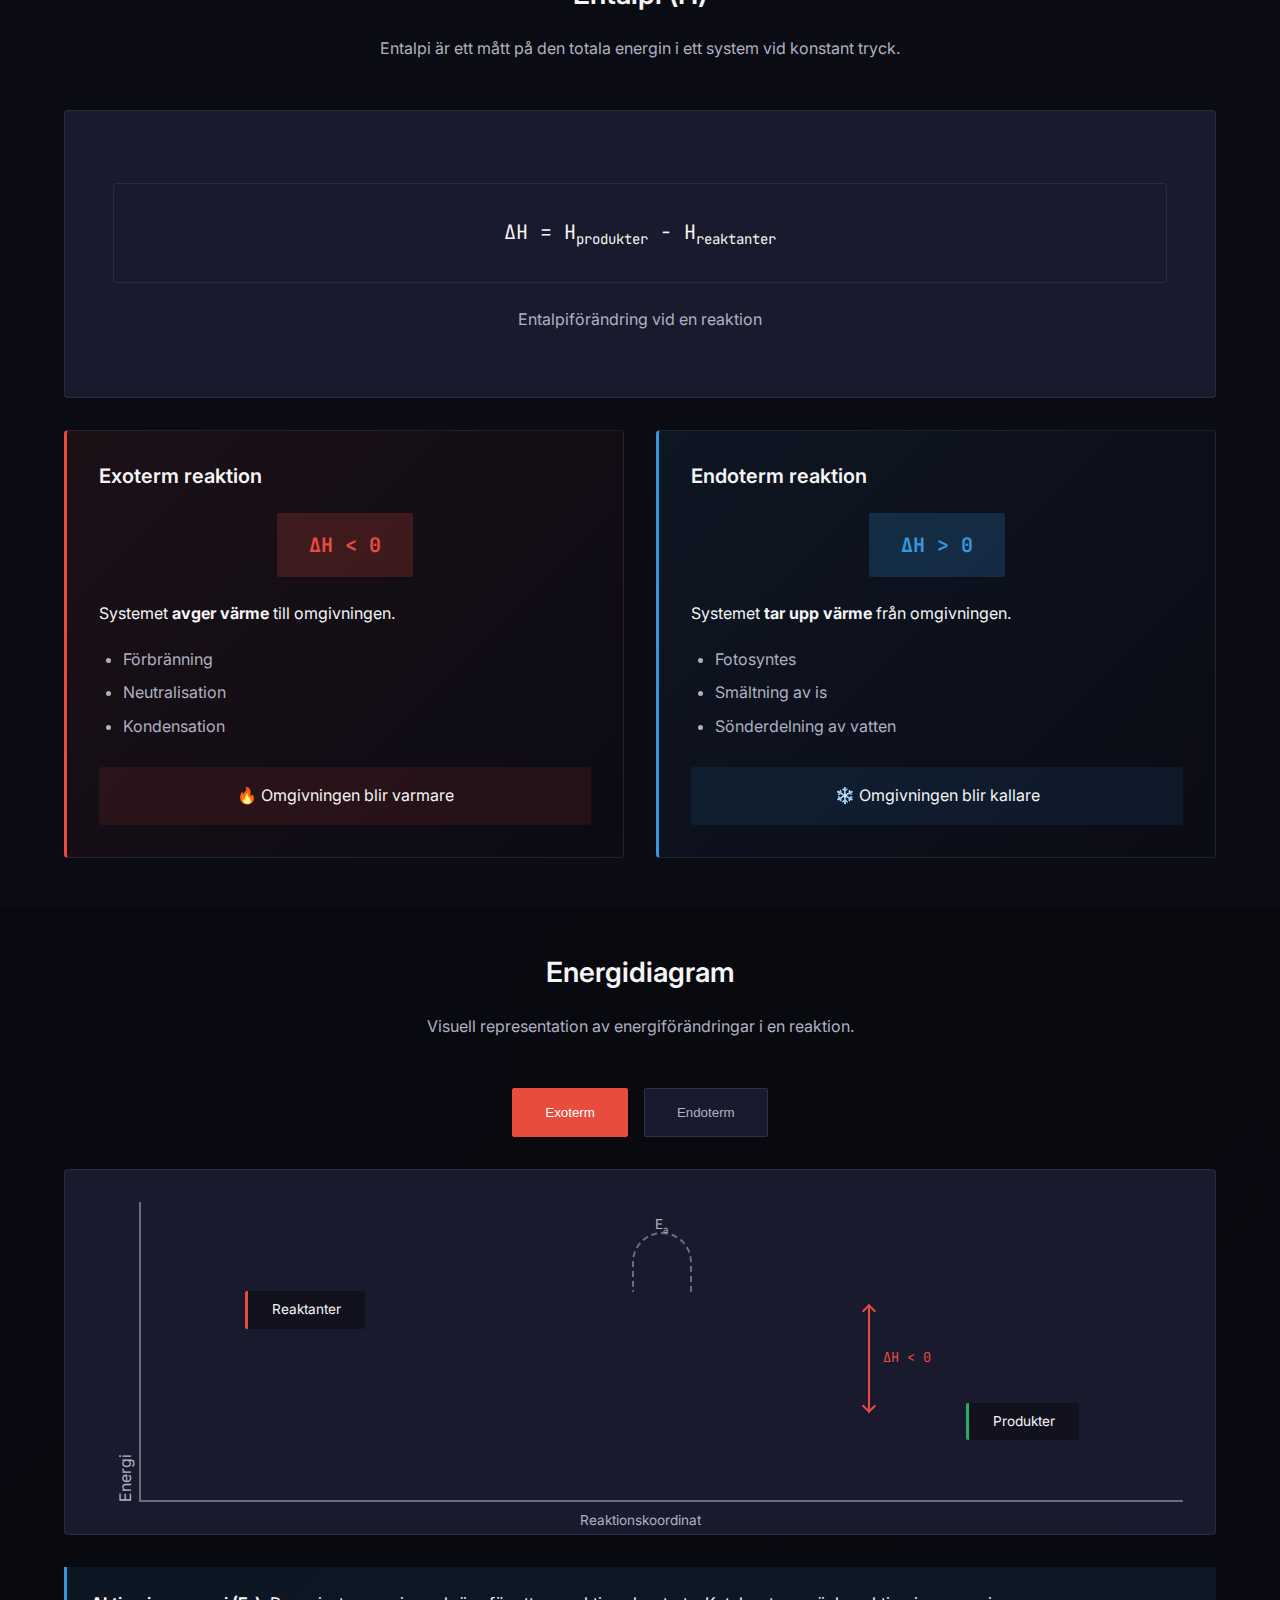
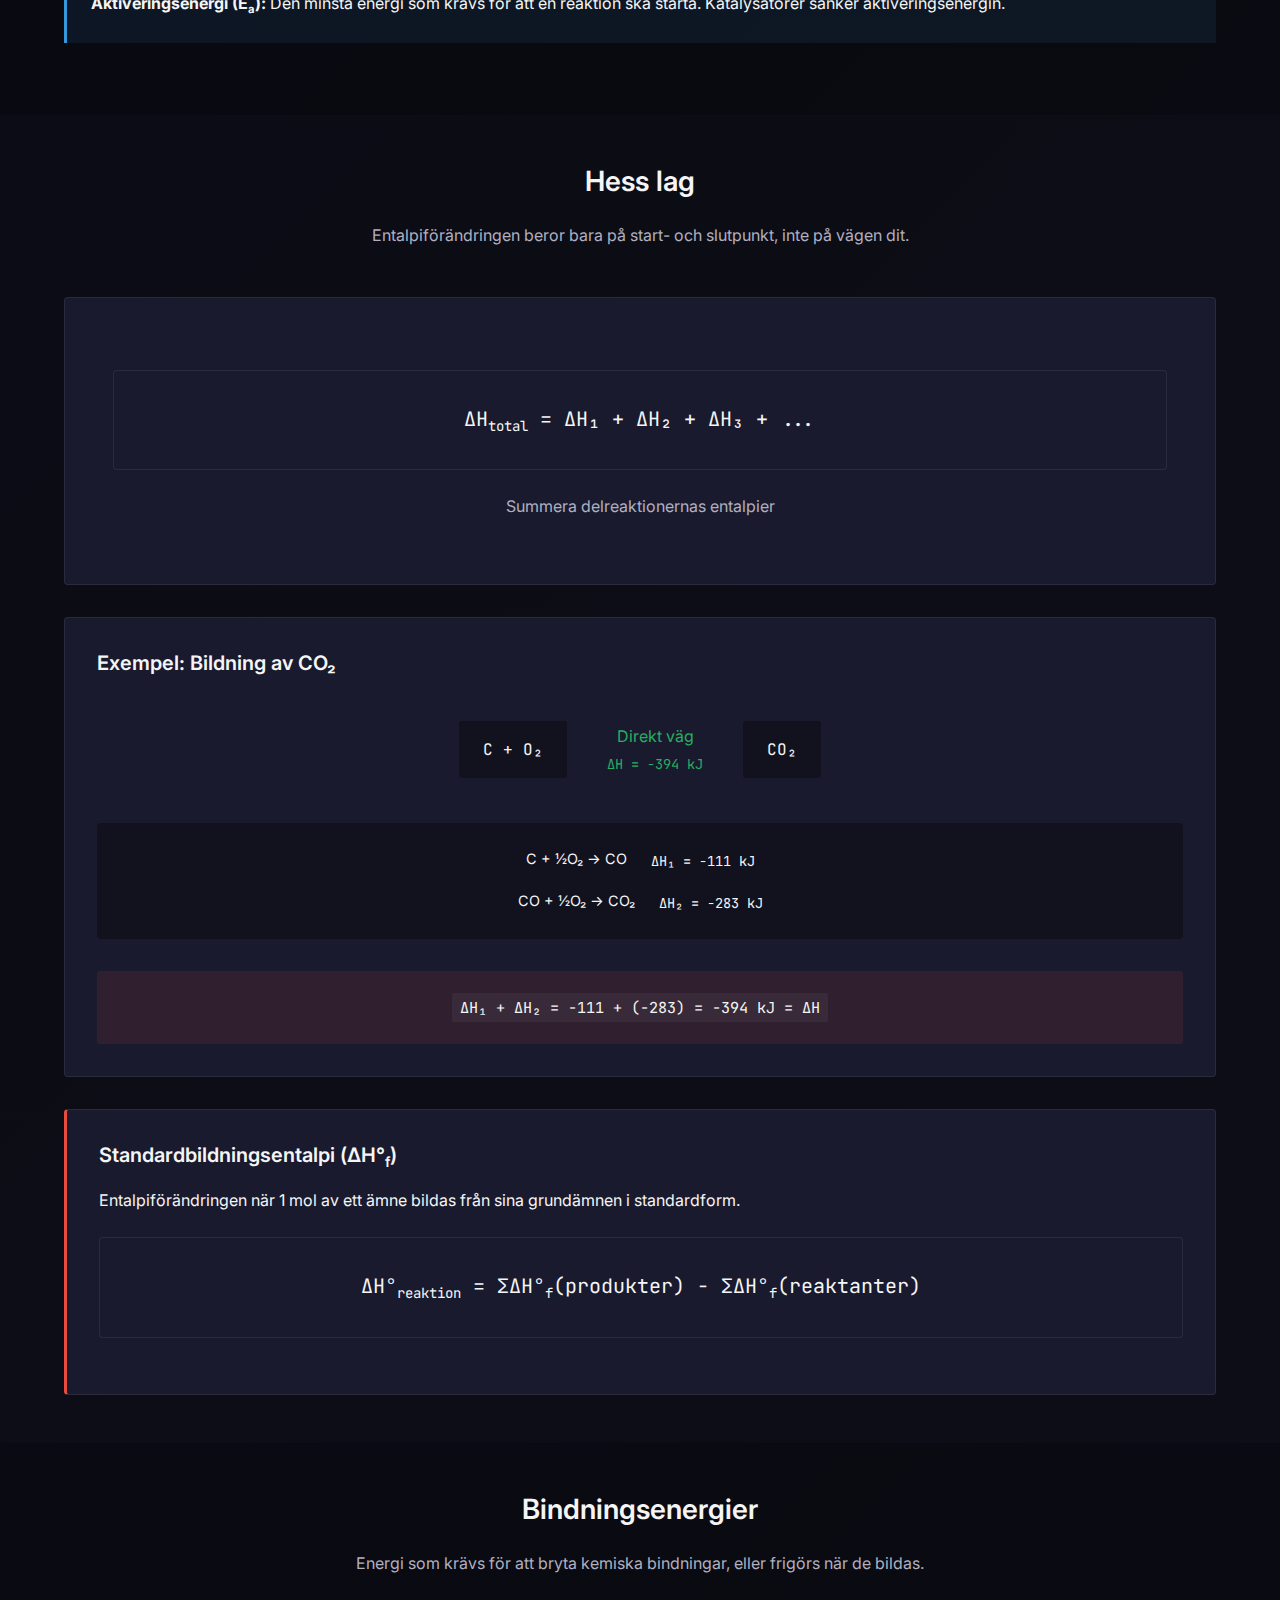
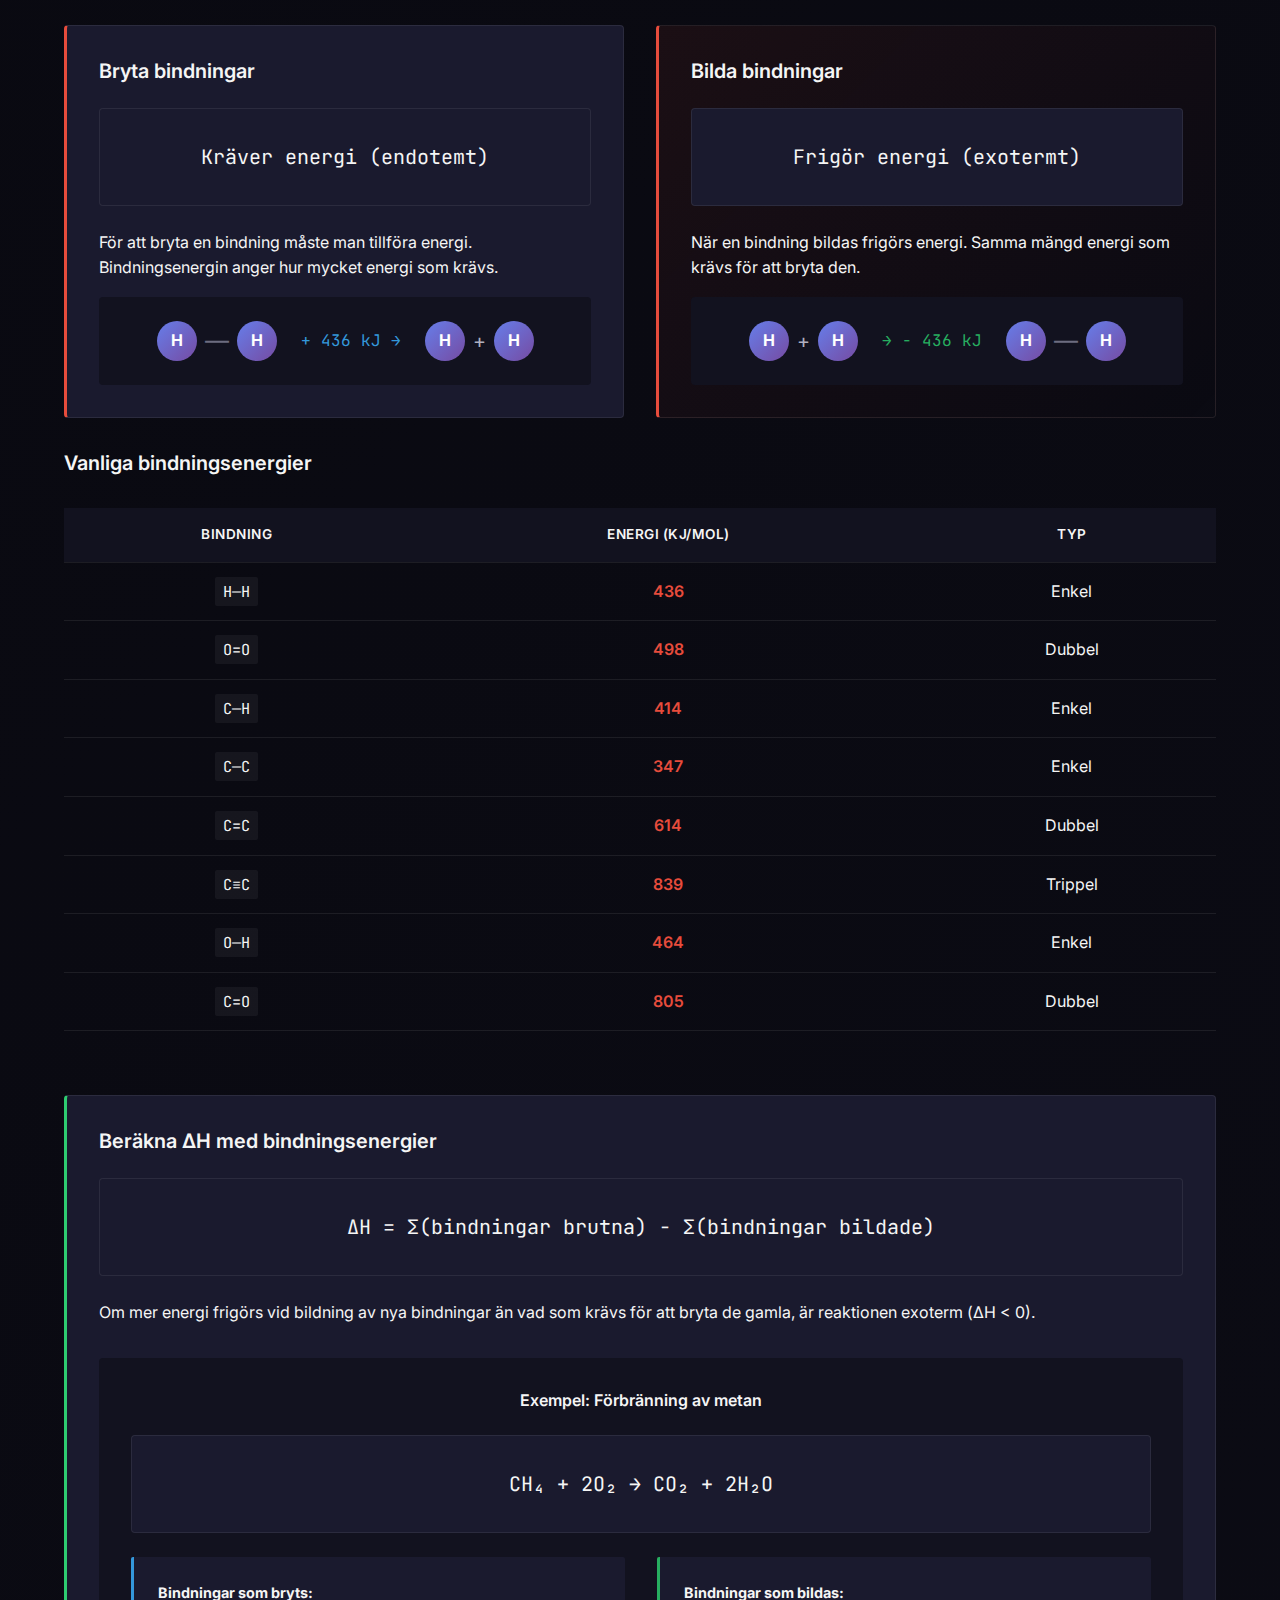
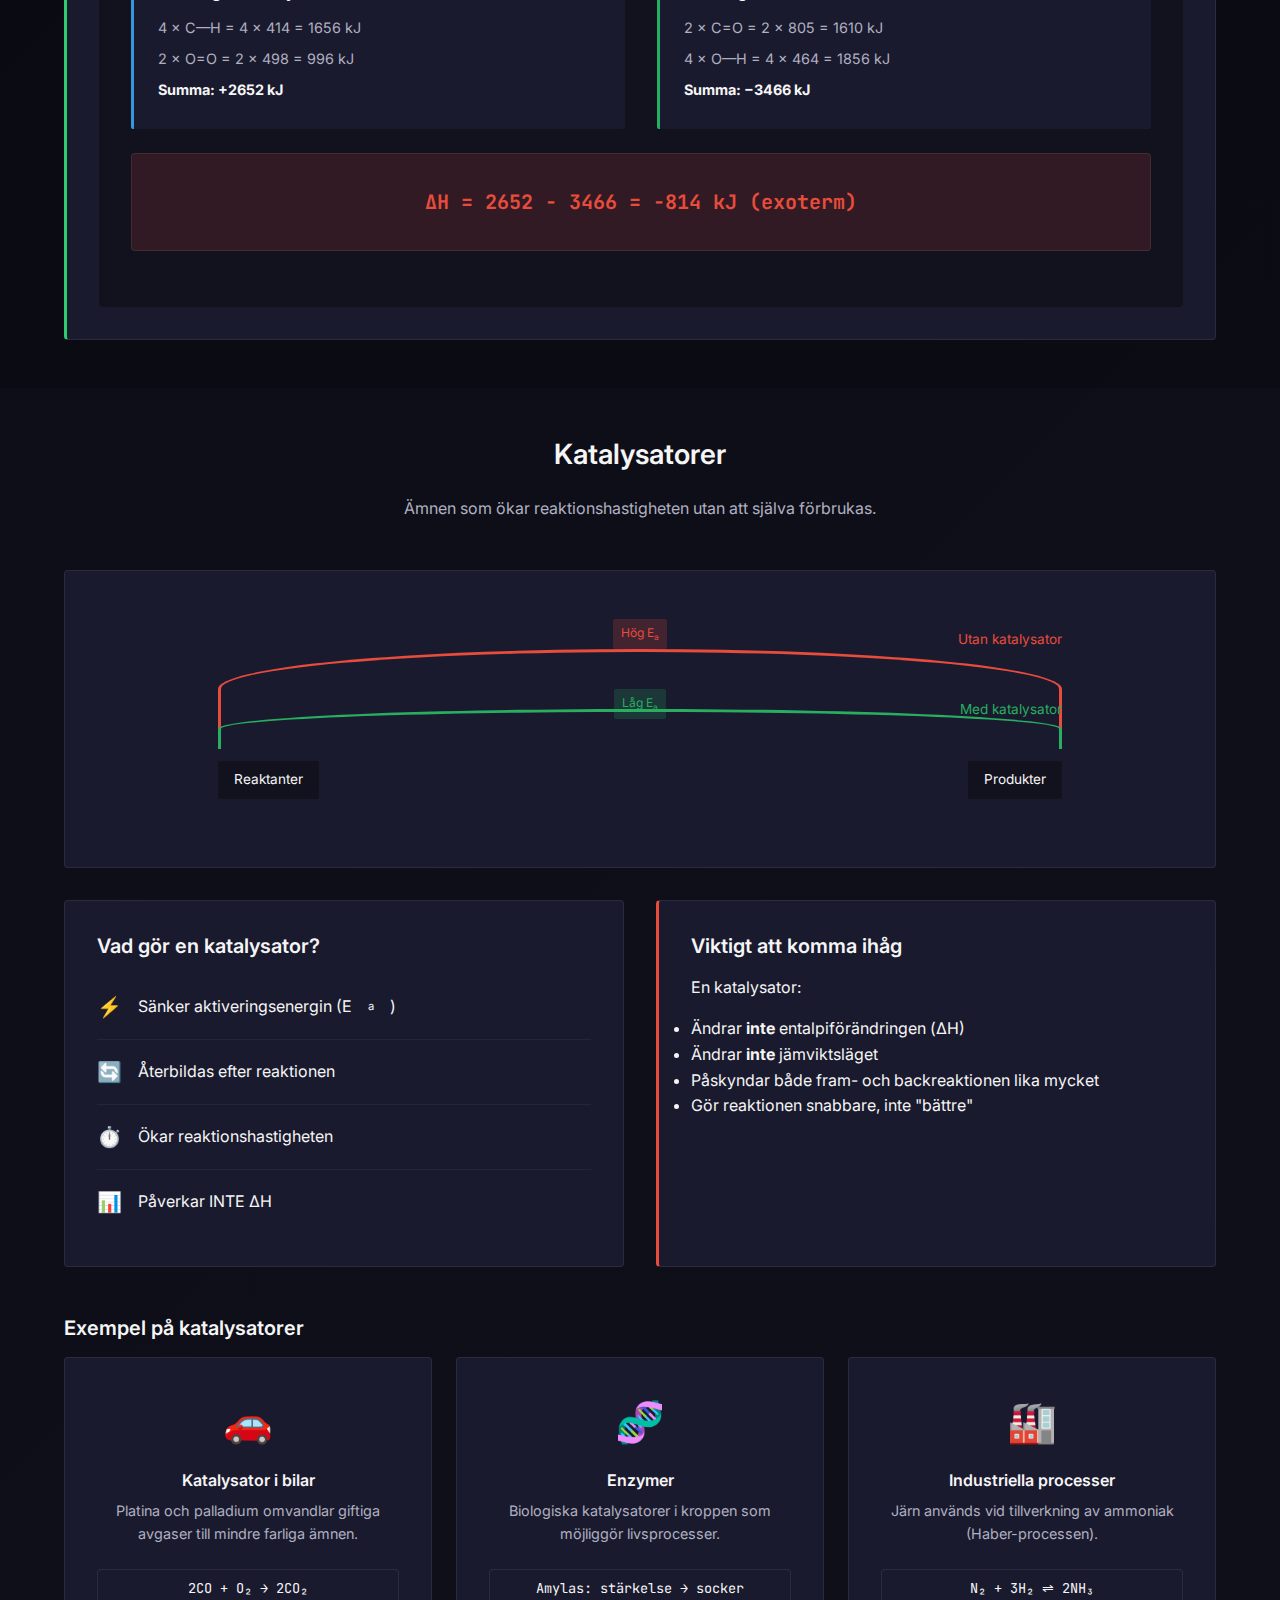
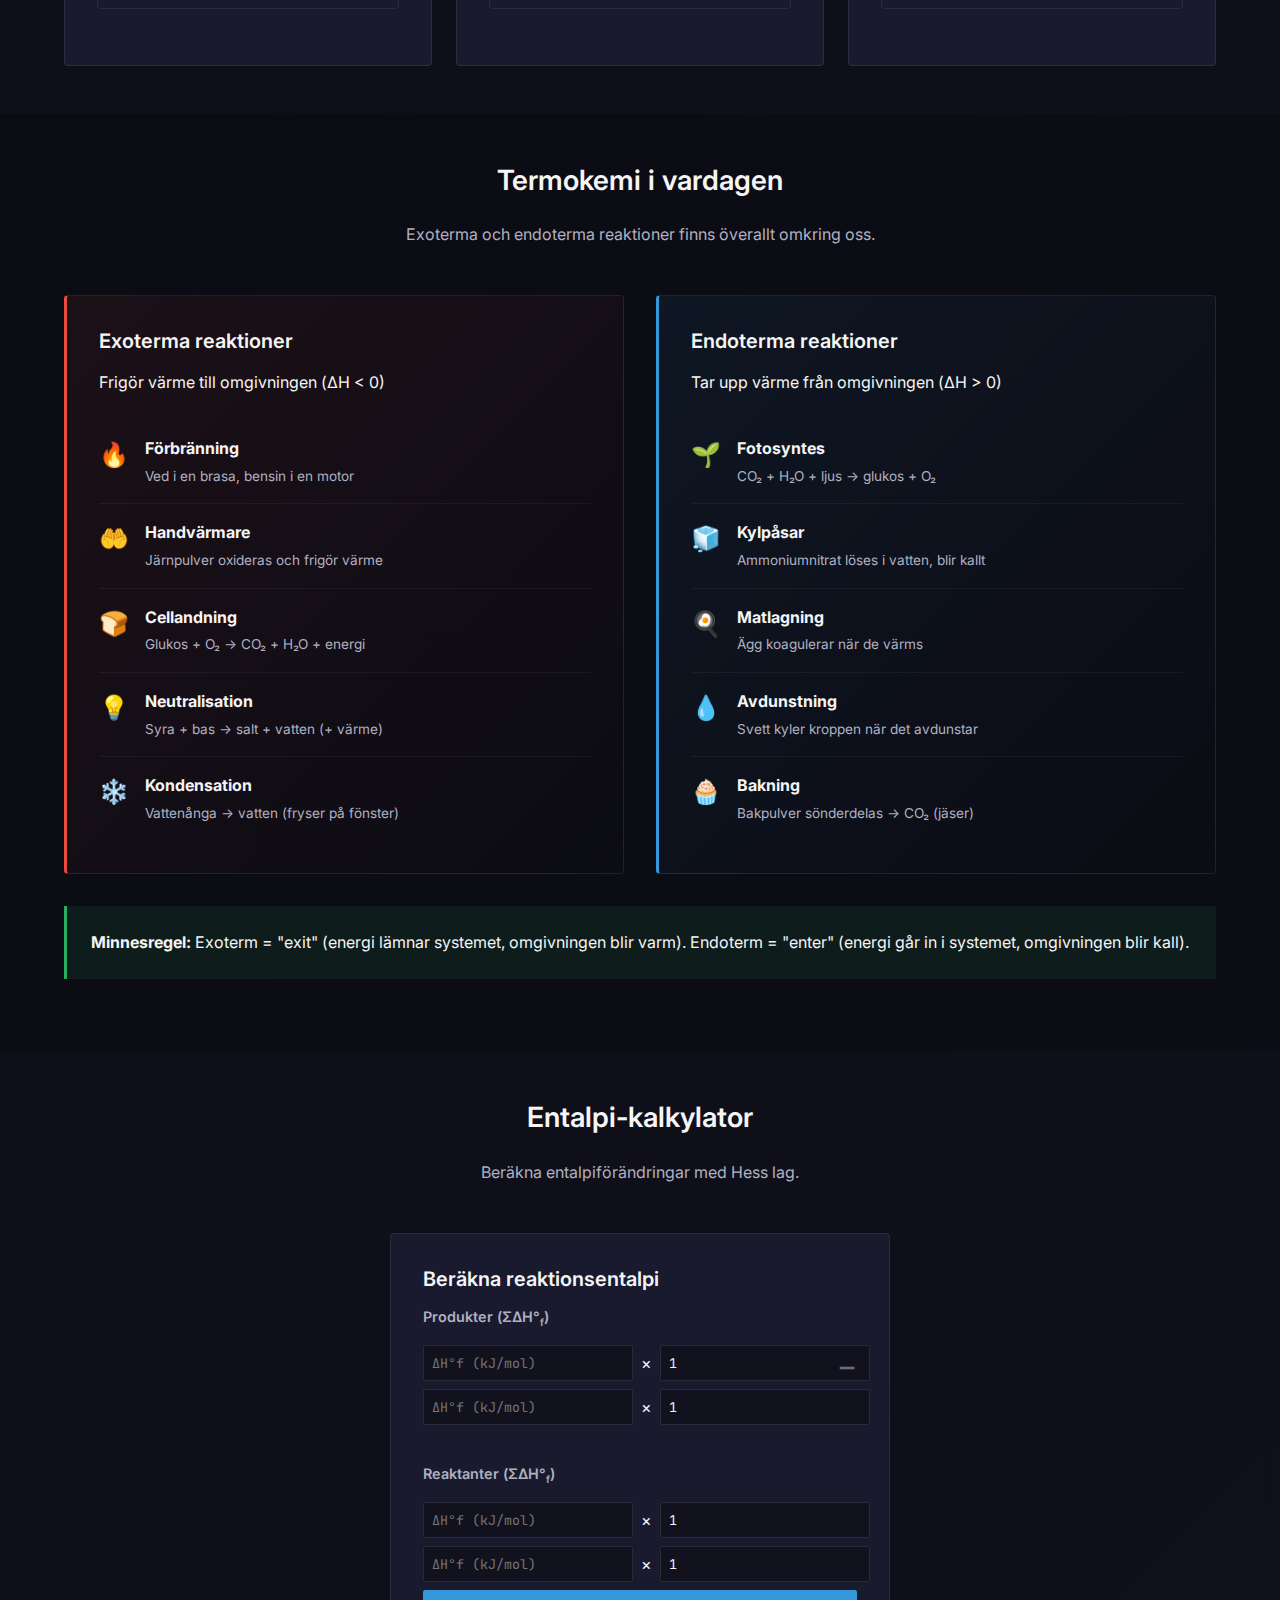
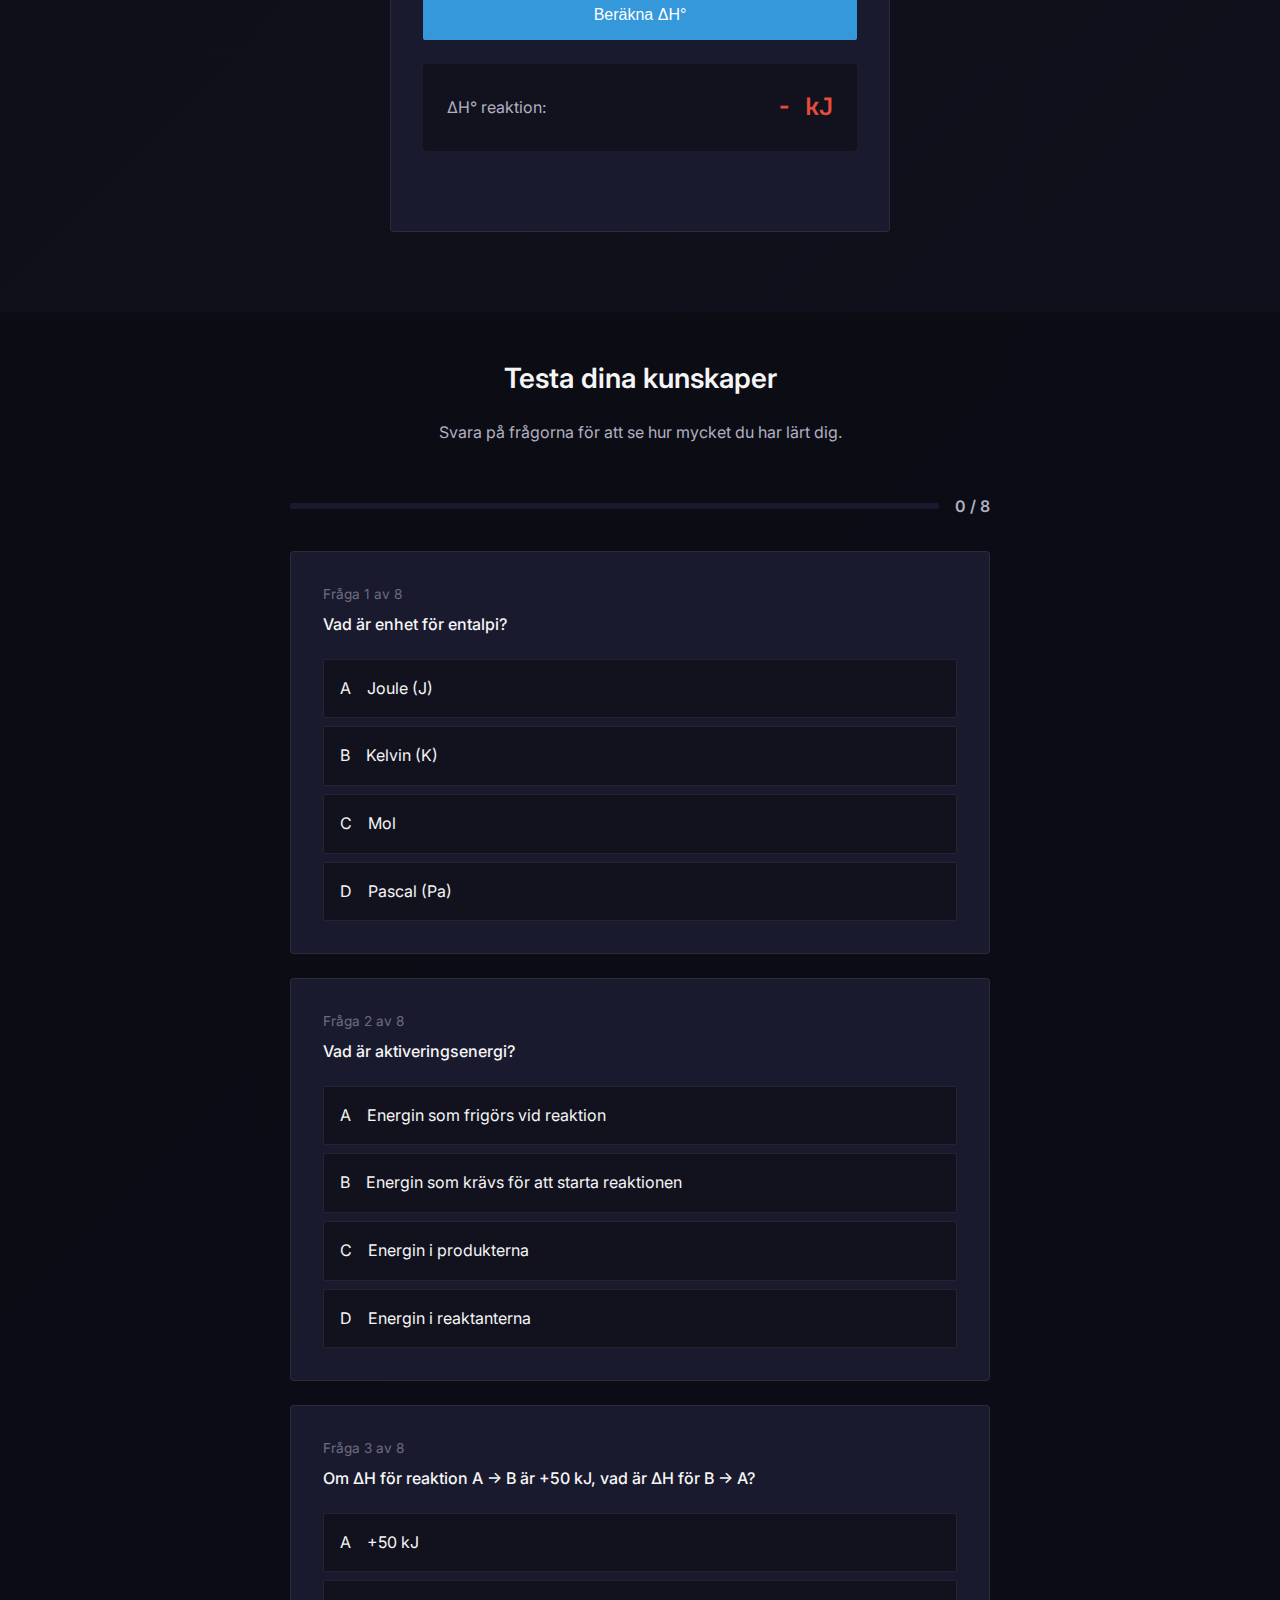
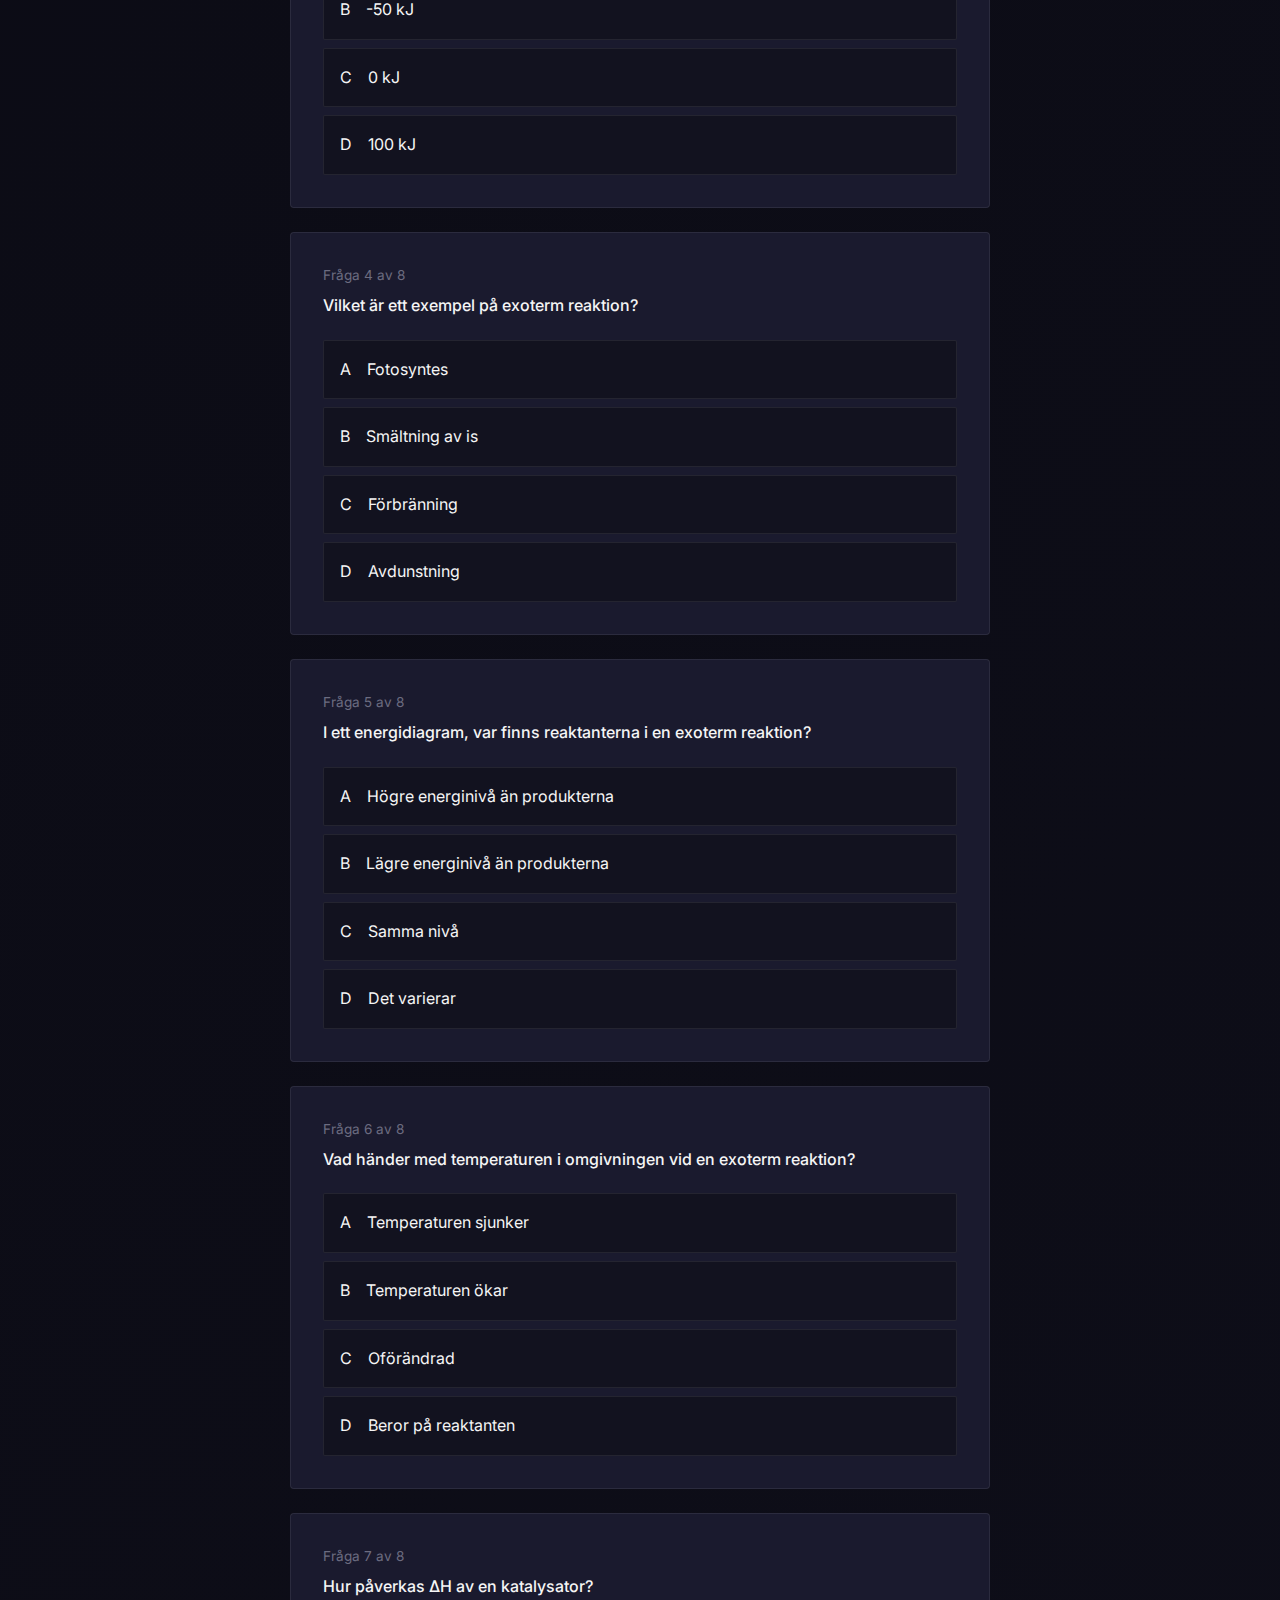
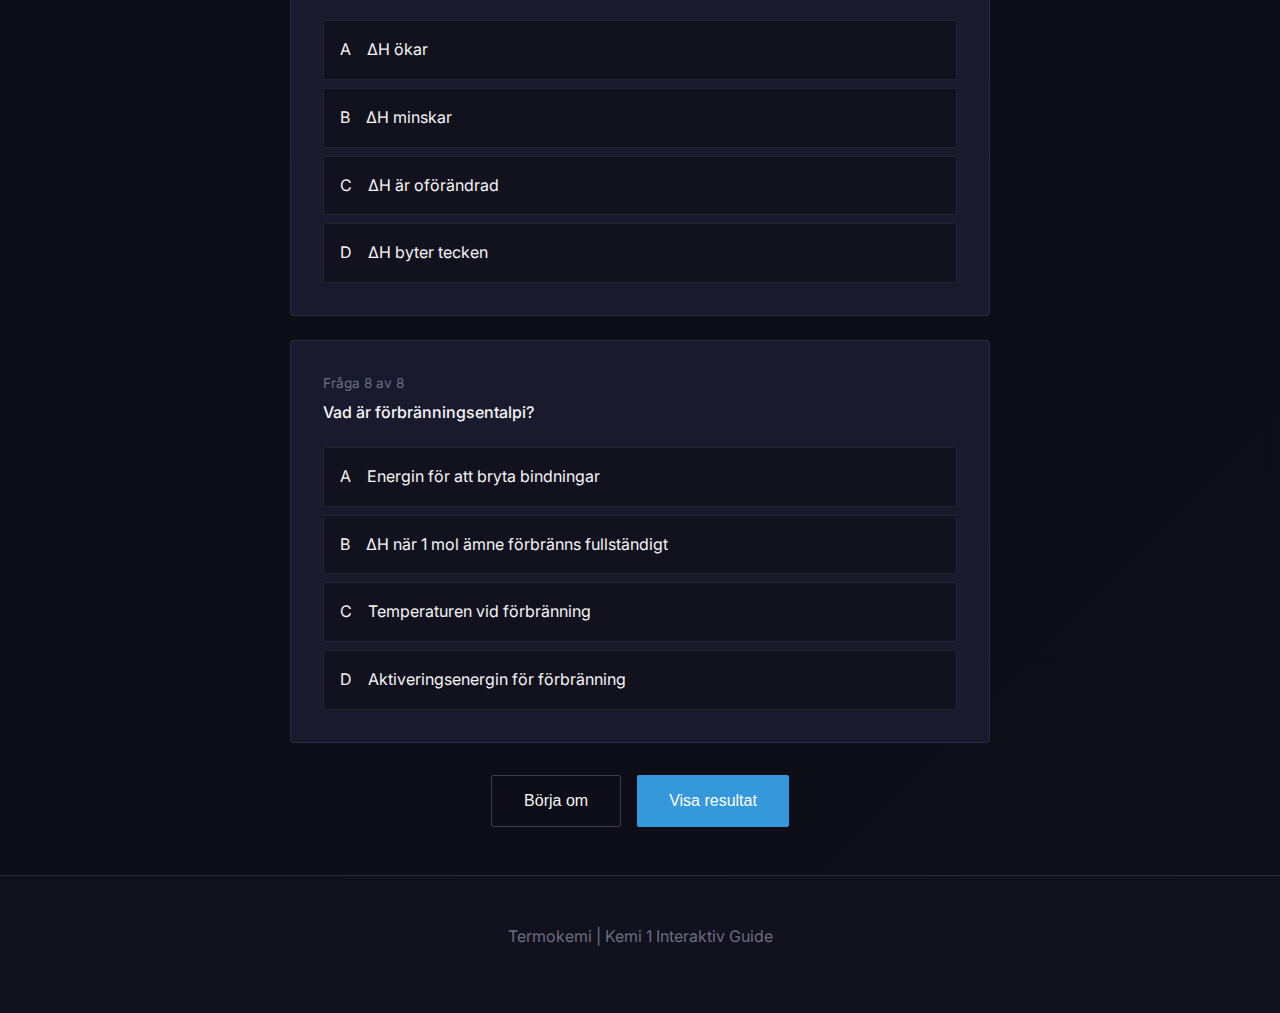
<file: termokemi/index.html>
<!DOCTYPE html>
<html lang="sv">

<head>
    <meta charset="UTF-8" />
    <meta name="viewport" content="width=device-width, initial-scale=1.0" />
    <title>Termokemi | Kemi 1</title>
    <meta name="description"
        content="Lär dig om entalpi, exoterma och endoterma reaktioner, Hess lag och energidiagram." />
    <link rel="preconnect" href="https://fonts.googleapis.com" />
    <link rel="preconnect" href="https://fonts.gstatic.com" crossorigin />
    <link
        href="https://fonts.googleapis.com/css2?family=Inter:wght@400;500;600;700&family=JetBrains+Mono:wght@400;600;700&display=swap"
        rel="stylesheet" />
    <link rel="icon" href="favicon.svg" type="image/svg+xml" />
    <link rel="stylesheet" href="../styles.css" />
    <link rel="stylesheet" href="thermo-styles.css" />
</head>

<body>
    <header>
        <nav>
            <a href="../" class="nav-back">←</a>
            <a href="../" class="logo">
                <span class="thermo-accent">Termo</span>kemi
            </a>
            <div class="nav-search">
                <div class="search-container">
                    <input type="text" id="globalSearch" class="search-input" placeholder="Sök efter ämne..." autocomplete="off" />
                    <span class="search-icon">🔍</span>
                    <div class="search-results" id="searchResults"></div>
                </div>
            </div>
            <button class="nav-toggle" aria-label="Meny">&#9776;</button>
            <ul class="nav-links">
                <li class="nav-dropdown">
                    <a href="#" class="dropdown-toggle">Teori ▾</a>
                    <ul class="dropdown-menu">
                        <li><a href="#energi">Energi</a></li>
                        <li><a href="#entalpi">Entalpi</a></li>
                        <li><a href="#reaktioner">Reaktioner</a></li>
                        <li><a href="#hess">Hess lag</a></li>
                    </ul>
                </li>
                <li class="nav-dropdown">
                    <a href="#" class="dropdown-toggle">Fördjupning ▾</a>
                    <ul class="dropdown-menu">
                        <li><a href="#bindningsenergi">Bindningsenergi</a></li>
                        <li><a href="#katalysatorer">Katalysatorer</a></li>
                        <li><a href="#vardagsexempel">Vardagsexempel</a></li>
                    </ul>
                </li>
                <li><a href="#kalkylator">Kalkylator</a></li>
                <li><a href="#quiz">Quiz</a></li>
                <li class="nav-menu-back"><a href="../">← Tillbaka</a></li>
            </ul>
        </nav>
    </header>

    <main>
        <!-- Hero Section -->
        <section class="hero" id="hem">
            <div class="hero-content">
                <h1>
                    <span class="text-thermo">Termo</span>kemi
                </h1>
                <p>
                    Energi i kemiska reaktioner – hur värme frigörs och absorberas.
                </p>
                <div class="flex-center">
                    <a href="#energi" class="btn btn-primary">Börja lära dig</a>
                    <a href="#quiz" class="btn btn-secondary">Testa dina kunskaper</a>
                </div>
            </div>
        </section>

        <!-- Energy Section -->
        <section id="energi">
            <div class="container">
                <div class="section-header">
                    <h2>Energi i kemiska reaktioner</h2>
                    <p>Kemiska reaktioner innebär alltid energiomvandlingar.</p>
                </div>

                <div class="grid-2">
                    <div class="card card-thermo">
                        <h3>Vad ska du kunna?</h3>
                        <ul class="energy-list">
                            <li>Förstå begreppen entalpi och entalpiförändring</li>
                            <li>Skilja på exoterma och endoterma reaktioner</li>
                            <li>Tolka och rita energidiagram</li>
                            <li>Använda Hess lag för beräkningar</li>
                        </ul>
                    </div>

                    <div class="card">
                        <h3>Viktiga begrepp</h3>
                        <div class="concept-grid">
                            <div class="concept-item">
                                <span class="formula">System</span>
                                <p>Det vi studerar (reaktionen)</p>
                            </div>
                            <div class="concept-item">
                                <span class="formula">Omgivning</span>
                                <p>Allt utanför systemet</p>
                            </div>
                            <div class="concept-item">
                                <span class="formula">Q</span>
                                <p>Värme som överförs</p>
                            </div>
                        </div>
                    </div>
                </div>
            </div>
        </section>

        <!-- Enthalpy Section -->
        <section id="entalpi">
            <div class="container">
                <div class="section-header">
                    <h2>Entalpi (H)</h2>
                    <p>Entalpi är ett mått på den totala energin i ett system vid konstant tryck.</p>
                </div>

                <div class="enthalpy-display">
                    <div class="formula-block large">ΔH = H<sub>produkter</sub> - H<sub>reaktanter</sub></div>
                    <p class="formula-note">Entalpiförändring vid en reaktion</p>
                </div>

                <div class="grid-2 mt-xl">
                    <div class="card card-exo">
                        <h3>Exoterm reaktion</h3>
                        <div class="reaction-type">
                            <span class="delta-h negative">ΔH &lt; 0</span>
                        </div>
                        <p>Systemet <strong>avger värme</strong> till omgivningen.</p>
                        <ul class="example-list">
                            <li>Förbränning</li>
                            <li>Neutralisation</li>
                            <li>Kondensation</li>
                        </ul>
                        <div class="temp-indicator hot">🔥 Omgivningen blir varmare</div>
                    </div>

                    <div class="card card-endo">
                        <h3>Endoterm reaktion</h3>
                        <div class="reaction-type">
                            <span class="delta-h positive">ΔH &gt; 0</span>
                        </div>
                        <p>Systemet <strong>tar upp värme</strong> från omgivningen.</p>
                        <ul class="example-list">
                            <li>Fotosyntes</li>
                            <li>Smältning av is</li>
                            <li>Sönderdelning av vatten</li>
                        </ul>
                        <div class="temp-indicator cold">❄️ Omgivningen blir kallare</div>
                    </div>
                </div>
            </div>
        </section>

        <!-- Reactions Section -->
        <section id="reaktioner">
            <div class="container">
                <div class="section-header">
                    <h2>Energidiagram</h2>
                    <p>Visuell representation av energiförändringar i en reaktion.</p>
                </div>

                <div class="diagram-toggle">
                    <button class="diagram-btn active" data-type="exo">Exoterm</button>
                    <button class="diagram-btn" data-type="endo">Endoterm</button>
                </div>

                <div class="energy-diagram" id="energyDiagram">
                    <div class="diagram-container">
                        <div class="y-axis">
                            <span>Energi</span>
                        </div>
                        <div class="diagram-content">
                            <div class="energy-level reactants" id="reactantsLevel">
                                <span>Reaktanter</span>
                            </div>
                            <div class="activation-energy" id="activationEnergy">
                                <span class="ea-label">E<sub>a</sub></span>
                            </div>
                            <div class="delta-h-arrow" id="deltaHArrow">
                                <span id="deltaHLabel">ΔH &lt; 0</span>
                            </div>
                            <div class="energy-level products" id="productsLevel">
                                <span>Produkter</span>
                            </div>
                        </div>
                        <div class="x-axis">
                            <span>Reaktionskoordinat</span>
                        </div>
                    </div>
                </div>

                <div class="info-box mt-xl">
                    <strong>Aktiveringsenergi (E<sub>a</sub>):</strong> Den minsta energi som krävs för att en reaktion
                    ska starta. Katalysatorer sänker aktiveringsenergin.
                </div>
            </div>
        </section>

        <!-- Hess Law Section -->
        <section id="hess">
            <div class="container">
                <div class="section-header">
                    <h2>Hess lag</h2>
                    <p>Entalpiförändringen beror bara på start- och slutpunkt, inte på vägen dit.</p>
                </div>

                <div class="hess-principle">
                    <div class="formula-block large">ΔH<sub>total</sub> = ΔH₁ + ΔH₂ + ΔH₃ + ...</div>
                    <p>Summera delreaktionernas entalpier</p>
                </div>

                <div class="hess-diagram mt-xl">
                    <h3>Exempel: Bildning av CO₂</h3>
                    <div class="hess-paths">
                        <div class="hess-direct">
                            <div class="hess-start">C + O₂</div>
                            <div class="hess-arrow direct">
                                <span>Direkt väg</span>
                                <span class="hess-dh">ΔH = -394 kJ</span>
                            </div>
                            <div class="hess-end">CO₂</div>
                        </div>
                        <div class="hess-indirect">
                            <div class="hess-step step-1">
                                <span>C + ½O₂ → CO</span>
                                <span class="hess-dh">ΔH₁ = -111 kJ</span>
                            </div>
                            <div class="hess-step step-2">
                                <span>CO + ½O₂ → CO₂</span>
                                <span class="hess-dh">ΔH₂ = -283 kJ</span>
                            </div>
                        </div>
                    </div>
                    <div class="hess-result">
                        <span class="formula">ΔH₁ + ΔH₂ = -111 + (-283) = -394 kJ = ΔH</span>
                    </div>
                </div>

                <div class="card card-thermo mt-xl">
                    <h3>Standardbildningsentalpi (ΔH°<sub>f</sub>)</h3>
                    <p>Entalpiförändringen när 1 mol av ett ämne bildas från sina grundämnen i standardform.</p>
                    <div class="formula-block">ΔH°<sub>reaktion</sub> = ΣΔH°<sub>f</sub>(produkter) -
                        ΣΔH°<sub>f</sub>(reaktanter)</div>
                </div>
            </div>
        </section>

        <!-- Bond Energies Section -->
        <section id="bindningsenergi">
            <div class="container">
                <div class="section-header">
                    <h2>Bindningsenergier</h2>
                    <p>Energi som krävs för att bryta kemiska bindningar, eller frigörs när de bildas.</p>
                </div>

                <div class="grid-2">
                    <div class="card card-thermo">
                        <h3>Bryta bindningar</h3>
                        <div class="formula-block">Kräver energi (endotemt)</div>
                        <p>För att bryta en bindning måste man tillföra energi. Bindningsenergin anger hur mycket energi som krävs.</p>
                        <div class="bond-visual breaking">
                            <span class="bond-atom">H</span>
                            <span class="bond-line">—</span>
                            <span class="bond-atom">H</span>
                            <span class="bond-arrow">+ 436 kJ →</span>
                            <span class="bond-atom">H</span>
                            <span class="bond-plus">+</span>
                            <span class="bond-atom">H</span>
                        </div>
                    </div>

                    <div class="card card-exo">
                        <h3>Bilda bindningar</h3>
                        <div class="formula-block">Frigör energi (exotermt)</div>
                        <p>När en bindning bildas frigörs energi. Samma mängd energi som krävs för att bryta den.</p>
                        <div class="bond-visual forming">
                            <span class="bond-atom">H</span>
                            <span class="bond-plus">+</span>
                            <span class="bond-atom">H</span>
                            <span class="bond-arrow">→ − 436 kJ</span>
                            <span class="bond-atom">H</span>
                            <span class="bond-line">—</span>
                            <span class="bond-atom">H</span>
                        </div>
                    </div>
                </div>

                <div class="bond-energy-table mt-xl">
                    <h3>Vanliga bindningsenergier</h3>
                    <table class="comparison-table">
                        <thead>
                            <tr>
                                <th>Bindning</th>
                                <th>Energi (kJ/mol)</th>
                                <th>Typ</th>
                            </tr>
                        </thead>
                        <tbody>
                            <tr>
                                <td><span class="formula">H—H</span></td>
                                <td>436</td>
                                <td>Enkel</td>
                            </tr>
                            <tr>
                                <td><span class="formula">O=O</span></td>
                                <td>498</td>
                                <td>Dubbel</td>
                            </tr>
                            <tr>
                                <td><span class="formula">C—H</span></td>
                                <td>414</td>
                                <td>Enkel</td>
                            </tr>
                            <tr>
                                <td><span class="formula">C—C</span></td>
                                <td>347</td>
                                <td>Enkel</td>
                            </tr>
                            <tr>
                                <td><span class="formula">C=C</span></td>
                                <td>614</td>
                                <td>Dubbel</td>
                            </tr>
                            <tr>
                                <td><span class="formula">C≡C</span></td>
                                <td>839</td>
                                <td>Trippel</td>
                            </tr>
                            <tr>
                                <td><span class="formula">O—H</span></td>
                                <td>464</td>
                                <td>Enkel</td>
                            </tr>
                            <tr>
                                <td><span class="formula">C=O</span></td>
                                <td>805</td>
                                <td>Dubbel</td>
                            </tr>
                        </tbody>
                    </table>
                </div>

                <div class="card card-neutral mt-xl">
                    <h3>Beräkna ΔH med bindningsenergier</h3>
                    <div class="formula-block large">ΔH = Σ(bindningar brutna) − Σ(bindningar bildade)</div>
                    <p class="mt-lg">Om mer energi frigörs vid bildning av nya bindningar än vad som krävs för att bryta de gamla, är reaktionen exoterm (ΔH < 0).</p>
                    
                    <div class="bond-calc-example mt-xl">
                        <h4>Exempel: Förbränning av metan</h4>
                        <div class="formula-block">CH₄ + 2O₂ → CO₂ + 2H₂O</div>
                        
                        <div class="grid-2 mt-lg">
                            <div class="calc-box breaking">
                                <h5>Bindningar som bryts:</h5>
                                <ul>
                                    <li>4 × C—H = 4 × 414 = 1656 kJ</li>
                                    <li>2 × O=O = 2 × 498 = 996 kJ</li>
                                    <li><strong>Summa: +2652 kJ</strong></li>
                                </ul>
                            </div>
                            <div class="calc-box forming">
                                <h5>Bindningar som bildas:</h5>
                                <ul>
                                    <li>2 × C=O = 2 × 805 = 1610 kJ</li>
                                    <li>4 × O—H = 4 × 464 = 1856 kJ</li>
                                    <li><strong>Summa: −3466 kJ</strong></li>
                                </ul>
                            </div>
                        </div>
                        
                        <div class="formula-block result mt-lg">
                            ΔH = 2652 − 3466 = −814 kJ (exoterm)
                        </div>
                    </div>
                </div>
            </div>
        </section>

        <!-- Catalysts Section -->
        <section id="katalysatorer">
            <div class="container">
                <div class="section-header">
                    <h2>Katalysatorer</h2>
                    <p>Ämnen som ökar reaktionshastigheten utan att själva förbrukas.</p>
                </div>

                <div class="catalyst-diagram">
                    <div class="catalyst-visual">
                        <div class="energy-path without-catalyst">
                            <div class="path-line"></div>
                            <span class="path-label">Utan katalysator</span>
                            <span class="ea-high">Hög E<sub>a</sub></span>
                        </div>
                        <div class="energy-path with-catalyst">
                            <div class="path-line"></div>
                            <span class="path-label">Med katalysator</span>
                            <span class="ea-low">Låg E<sub>a</sub></span>
                        </div>
                        <div class="catalyst-reactants">Reaktanter</div>
                        <div class="catalyst-products">Produkter</div>
                    </div>
                </div>

                <div class="grid-2 mt-xl">
                    <div class="card">
                        <h3>Vad gör en katalysator?</h3>
                        <ul class="catalyst-list">
                            <li><span class="icon">⚡</span> Sänker aktiveringsenergin (E<sub>a</sub>)</li>
                            <li><span class="icon">🔄</span> Återbildas efter reaktionen</li>
                            <li><span class="icon">⏱️</span> Ökar reaktionshastigheten</li>
                            <li><span class="icon">📊</span> Påverkar INTE ΔH</li>
                        </ul>
                    </div>

                    <div class="card card-thermo">
                        <h3>Viktigt att komma ihåg</h3>
                        <p>En katalysator:</p>
                        <ul class="concept-list">
                            <li>Ändrar <strong>inte</strong> entalpiförändringen (ΔH)</li>
                            <li>Ändrar <strong>inte</strong> jämviktsläget</li>
                            <li>Påskyndar både fram- och backreaktionen lika mycket</li>
                            <li>Gör reaktionen snabbare, inte "bättre"</li>
                        </ul>
                    </div>
                </div>

                <h3 class="mt-2xl">Exempel på katalysatorer</h3>
                <div class="grid-3">
                    <div class="catalyst-card">
                        <div class="catalyst-icon">🚗</div>
                        <h4>Katalysator i bilar</h4>
                        <p>Platina och palladium omvandlar giftiga avgaser till mindre farliga ämnen.</p>
                        <div class="formula-block small">2CO + O₂ → 2CO₂</div>
                    </div>
                    <div class="catalyst-card">
                        <div class="catalyst-icon">🧬</div>
                        <h4>Enzymer</h4>
                        <p>Biologiska katalysatorer i kroppen som möjliggör livsprocesser.</p>
                        <div class="formula-block small">Amylas: stärkelse → socker</div>
                    </div>
                    <div class="catalyst-card">
                        <div class="catalyst-icon">🏭</div>
                        <h4>Industriella processer</h4>
                        <p>Järn används vid tillverkning av ammoniak (Haber-processen).</p>
                        <div class="formula-block small">N₂ + 3H₂ ⇌ 2NH₃</div>
                    </div>
                </div>
            </div>
        </section>

        <!-- Everyday Examples Section -->
        <section id="vardagsexempel">
            <div class="container">
                <div class="section-header">
                    <h2>Termokemi i vardagen</h2>
                    <p>Exoterma och endoterma reaktioner finns överallt omkring oss.</p>
                </div>

                <div class="grid-2">
                    <div class="card card-exo">
                        <h3>Exoterma reaktioner</h3>
                        <p>Frigör värme till omgivningen (ΔH < 0)</p>
                        <div class="everyday-examples">
                            <div class="example-item">
                                <span class="example-icon">🔥</span>
                                <div>
                                    <strong>Förbränning</strong>
                                    <p>Ved i en brasa, bensin i en motor</p>
                                </div>
                            </div>
                            <div class="example-item">
                                <span class="example-icon">🤲</span>
                                <div>
                                    <strong>Handvärmare</strong>
                                    <p>Järnpulver oxideras och frigör värme</p>
                                </div>
                            </div>
                            <div class="example-item">
                                <span class="example-icon">🍞</span>
                                <div>
                                    <strong>Cellandning</strong>
                                    <p>Glukos + O₂ → CO₂ + H₂O + energi</p>
                                </div>
                            </div>
                            <div class="example-item">
                                <span class="example-icon">💡</span>
                                <div>
                                    <strong>Neutralisation</strong>
                                    <p>Syra + bas → salt + vatten (+ värme)</p>
                                </div>
                            </div>
                            <div class="example-item">
                                <span class="example-icon">❄️</span>
                                <div>
                                    <strong>Kondensation</strong>
                                    <p>Vattenånga → vatten (fryser på fönster)</p>
                                </div>
                            </div>
                        </div>
                    </div>

                    <div class="card card-endo">
                        <h3>Endoterma reaktioner</h3>
                        <p>Tar upp värme från omgivningen (ΔH > 0)</p>
                        <div class="everyday-examples">
                            <div class="example-item">
                                <span class="example-icon">🌱</span>
                                <div>
                                    <strong>Fotosyntes</strong>
                                    <p>CO₂ + H₂O + ljus → glukos + O₂</p>
                                </div>
                            </div>
                            <div class="example-item">
                                <span class="example-icon">🧊</span>
                                <div>
                                    <strong>Kylpåsar</strong>
                                    <p>Ammoniumnitrat löses i vatten, blir kallt</p>
                                </div>
                            </div>
                            <div class="example-item">
                                <span class="example-icon">🍳</span>
                                <div>
                                    <strong>Matlagning</strong>
                                    <p>Ägg koagulerar när de värms</p>
                                </div>
                            </div>
                            <div class="example-item">
                                <span class="example-icon">💧</span>
                                <div>
                                    <strong>Avdunstning</strong>
                                    <p>Svett kyler kroppen när det avdunstar</p>
                                </div>
                            </div>
                            <div class="example-item">
                                <span class="example-icon">🧁</span>
                                <div>
                                    <strong>Bakning</strong>
                                    <p>Bakpulver sönderdelas → CO₂ (jäser)</p>
                                </div>
                            </div>
                        </div>
                    </div>
                </div>

                <div class="info-box success mt-xl">
                    <strong>Minnesregel:</strong> Exoterm = "exit" (energi lämnar systemet, omgivningen blir varm). 
                    Endoterm = "enter" (energi går in i systemet, omgivningen blir kall).
                </div>
            </div>
        </section>

        <!-- Calculator Section -->
        <section id="kalkylator">
            <div class="container">
                <div class="section-header">
                    <h2>Entalpi-kalkylator</h2>
                    <p>Beräkna entalpiförändringar med Hess lag.</p>
                </div>

                <div class="calculator">
                    <h3>Beräkna reaktionsentalpi</h3>
                    <div class="enthalpy-inputs">
                        <div class="calc-section">
                            <h4>Produkter (ΣΔH°<sub>f</sub>)</h4>
                            <div class="enthalpy-row">
                                <input type="number" id="prod1" placeholder="ΔH°f (kJ/mol)" />
                                <span>×</span>
                                <input type="number" id="prod1n" placeholder="mol" value="1" />
                            </div>
                            <div class="enthalpy-row">
                                <input type="number" id="prod2" placeholder="ΔH°f (kJ/mol)" />
                                <span>×</span>
                                <input type="number" id="prod2n" placeholder="mol" value="1" />
                            </div>
                        </div>

                        <div class="calc-divider">−</div>

                        <div class="calc-section">
                            <h4>Reaktanter (ΣΔH°<sub>f</sub>)</h4>
                            <div class="enthalpy-row">
                                <input type="number" id="react1" placeholder="ΔH°f (kJ/mol)" />
                                <span>×</span>
                                <input type="number" id="react1n" placeholder="mol" value="1" />
                            </div>
                            <div class="enthalpy-row">
                                <input type="number" id="react2" placeholder="ΔH°f (kJ/mol)" />
                                <span>×</span>
                                <input type="number" id="react2n" placeholder="mol" value="1" />
                            </div>
                        </div>
                    </div>

                    <button class="btn btn-primary btn-full" onclick="calculateEnthalpy()">Beräkna ΔH°</button>

                    <div class="calc-result mt-lg" id="enthalpyResult">
                        <span class="result-label">ΔH° reaktion:</span>
                        <span class="result-value">- kJ</span>
                    </div>
                    <div class="result-interpretation" id="resultInterp"></div>
                </div>
            </div>
        </section>

        <!-- Quiz Section -->
        <section id="quiz">
            <div class="container">
                <div class="section-header">
                    <h2>Testa dina kunskaper</h2>
                    <p>Svara på frågorna för att se hur mycket du har lärt dig.</p>
                </div>

                <div class="quiz-container">
                    <div class="quiz-progress">
                        <div class="quiz-progress-bar">
                            <div class="quiz-progress-fill" id="quizProgress"></div>
                        </div>
                        <span class="quiz-score" id="quizScore">0 / 0</span>
                    </div>

                    <div id="quizQuestions"></div>

                    <div class="flex-center mt-xl">
                        <button class="btn btn-secondary" onclick="resetQuiz()">Börja om</button>
                        <button class="btn btn-primary" id="checkAnswersBtn" onclick="checkAllAnswers()">Visa
                            resultat</button>
                    </div>
                </div>
            </div>
        </section>
    </main>

    <footer class="site-footer">
        <p>Termokemi | Kemi 1 Interaktiv Guide</p>
    </footer>

    <script src="../search.js"></script>
    <script src="thermo-script.js"></script>
</body>

</html>
</file>
<file: styles.css>
:root {
  /* Colors - Chemistry themed */
  --bg-primary: #0a0a12;
  --bg-secondary: #12121f;
  --bg-card: #1a1a2e;
  --bg-card-hover: #222238;

  /* Acid colors (warm) */
  --acid-primary: #ff4757;
  --acid-secondary: #ff6b7a;
  --acid-glow: rgba(255, 71, 87, 0.3);

  /* Base colors (cool) */
  --base-primary: #3498db;
  --base-secondary: #5dade2;
  --base-glow: rgba(52, 152, 219, 0.3);

  /* Neutral */
  --neutral: #2ecc71;
  --neutral-glow: rgba(46, 204, 113, 0.3);

  /* Text */
  --text-primary: #f5f5f5;
  --text-secondary: #b0b0c0;
  --text-muted: #6c6c80;

  /* Accents */
  --accent-gold: #f1c40f;
  --accent-purple: #9b59b6;

  /* Spacing */
  --space-xs: 0.25rem;
  --space-sm: 0.5rem;
  --space-md: 1rem;
  --space-lg: 1.5rem;
  --space-xl: 2rem;
  --space-2xl: 3rem;

  /* Border radius - minimal */
  --radius-sm: 2px;
  --radius-md: 4px;
  --radius-lg: 6px;

  /* Transitions */
  --transition-fast: 150ms ease;
  --transition-base: 250ms ease;
}

* {
  margin: 0;
  padding: 0;
  box-sizing: border-box;
}

html {
  scroll-behavior: smooth;
}

body {
  font-family: "Inter", -apple-system, BlinkMacSystemFont, "Segoe UI", Roboto,
    sans-serif;
  background: linear-gradient(135deg,
      var(--bg-primary) 0%,
      var(--bg-secondary) 100%);
  color: var(--text-primary);
  line-height: 1.6;
  min-height: 100vh;
}

/* Typography */
h1,
h2,
h3,
h4 {
  font-weight: 600;
  line-height: 1.3;
}

h1 {
  font-size: 2.5rem;
}

h2 {
  font-size: 1.75rem;
  margin-bottom: var(--space-lg);
}

h3 {
  font-size: 1.25rem;
  margin-bottom: var(--space-md);
}

p {
  margin-bottom: var(--space-md);
}

a {
  color: var(--base-secondary);
  text-decoration: none;
  transition: color var(--transition-fast);
}

a:hover {
  color: var(--base-primary);
}

/* Layout */
.container {
  max-width: 1200px;
  margin: 0 auto;
  padding: 0 var(--space-lg);
}

/* Header & Navigation */
header {
  position: fixed;
  top: 0;
  left: 0;
  right: 0;
  background: rgba(10, 10, 18, 0.95);
  border-bottom: 1px solid rgba(255, 255, 255, 0.1);
  z-index: 1000;
  -webkit-backdrop-filter: blur(8px);
  backdrop-filter: blur(8px);
}

nav {
  display: flex;
  align-items: center;
  justify-content: space-between;
  padding: var(--space-md) var(--space-lg);
  max-width: 1200px;
  margin: 0 auto;
}

.nav-back {
  position: absolute;
  left: var(--space-lg);
  display: flex;
  align-items: center;
  gap: var(--space-sm);
  padding: var(--space-sm) var(--space-md);
  color: var(--text-secondary);
  font-size: 0.85rem;
  background: rgba(255, 255, 255, 0.05);
  border: 1px solid rgba(255, 255, 255, 0.1);
  border-radius: var(--radius-sm);
  transition: all var(--transition-fast);
}

.nav-back:hover {
  color: var(--text-primary);
  background: rgba(255, 255, 255, 0.1);
  border-color: rgba(255, 255, 255, 0.2);
}

.logo {
  font-size: 1.25rem;
  font-weight: 700;
  color: var(--text-primary);
  padding-left: 2.5rem;
}

.logo span.acid {
  color: var(--acid-primary);
}

.logo span.base {
  color: var(--base-primary);
}

.nav-links {
  display: flex;
  gap: var(--space-lg);
  list-style: none;
}

.nav-links a {
  color: var(--text-secondary);
  font-size: 0.9rem;
  padding: var(--space-sm) var(--space-md);
  border-radius: var(--radius-sm);
  transition: all var(--transition-fast);
}

.nav-links a:hover {
  color: var(--text-primary);
  background: rgba(255, 255, 255, 0.05);
}

.nav-menu-back {
  display: none;
}

.nav-toggle {
  display: none;
  background: none;
  border: none;
  color: var(--text-primary);
  font-size: 1.5rem;
  cursor: pointer;
}

/* Hero Section */
.hero {
  min-height: 100vh;
  display: flex;
  align-items: center;
  justify-content: center;
  text-align: center;
  padding: var(--space-2xl);
  padding-top: 80px;
}

.hero-content {
  max-width: 700px;
}

.hero h1 {
  margin-bottom: var(--space-lg);
}

.hero p {
  color: var(--text-secondary);
  font-size: 1.1rem;
  margin-bottom: var(--space-xl);
}

/* Cards */
.card {
  background: var(--bg-card);
  border: 1px solid rgba(255, 255, 255, 0.08);
  border-radius: var(--radius-md);
  padding: var(--space-xl);
  transition: all var(--transition-base);
}

.card:hover {
  background: var(--bg-card-hover);
  border-color: rgba(255, 255, 255, 0.12);
}

.card-acid {
  border-left: 3px solid var(--acid-primary);
}

.card-base {
  border-left: 3px solid var(--base-primary);
}

.card-neutral {
  border-left: 3px solid var(--neutral);
}

/* Sections */
section {
  padding: var(--space-2xl) 0;
}

section:nth-child(even) {
  background: rgba(0, 0, 0, 0.2);
}

.section-header {
  text-align: center;
  margin-bottom: var(--space-2xl);
}

.section-header p {
  color: var(--text-secondary);
  max-width: 600px;
  margin: 0 auto;
}

/* pH Scale */
.ph-scale-container {
  margin: var(--space-xl) 0;
}

.ph-scale {
  height: 60px;
  background: linear-gradient(to right,
      #ff0000 0%,
      #ff4500 7%,
      #ff8c00 14%,
      #ffd700 21%,
      #ffff00 28%,
      #adff2f 35%,
      #7fff00 42%,
      #00ff00 50%,
      #00fa9a 57%,
      #00ced1 64%,
      #1e90ff 71%,
      #4169e1 78%,
      #8a2be2 85%,
      #9400d3 92%,
      #4b0082 100%);
  border-radius: var(--radius-sm);
  position: relative;
}

.ph-scale-labels {
  display: flex;
  justify-content: space-between;
  padding: var(--space-sm) 0;
  font-size: 0.85rem;
  color: var(--text-secondary);
}

.ph-slider-container {
  position: relative;
  margin-top: var(--space-lg);
}

.ph-slider {
  width: 100%;
  -webkit-appearance: none;
  appearance: none;
  height: 8px;
  background: transparent;
  cursor: pointer;
}

.ph-slider::-webkit-slider-thumb {
  -webkit-appearance: none;
  appearance: none;
  width: 24px;
  height: 24px;
  background: var(--text-primary);
  border: 2px solid var(--bg-primary);
  border-radius: var(--radius-sm);
  cursor: grab;
  box-shadow: 0 2px 8px rgba(0, 0, 0, 0.3);
}

.ph-slider::-webkit-slider-thumb:active {
  cursor: grabbing;
}

.ph-slider::-moz-range-thumb {
  width: 24px;
  height: 24px;
  background: var(--text-primary);
  border: 2px solid var(--bg-primary);
  border-radius: var(--radius-sm);
  cursor: grab;
}

/* pH Display */
.ph-display {
  display: grid;
  grid-template-columns: repeat(auto-fit, minmax(200px, 1fr));
  gap: var(--space-lg);
  margin-top: var(--space-xl);
}

.ph-value-box {
  background: var(--bg-card);
  border: 1px solid rgba(255, 255, 255, 0.08);
  padding: var(--space-lg);
  text-align: center;
  border-radius: var(--radius-md);
}

.ph-value-box .label {
  font-size: 0.85rem;
  color: var(--text-secondary);
  margin-bottom: var(--space-sm);
}

.ph-value-box .value {
  font-size: 2rem;
  font-weight: 700;
  font-family: "JetBrains Mono", monospace;
}

.ph-value-box.acid .value {
  color: var(--acid-primary);
}

.ph-value-box.base .value {
  color: var(--base-primary);
}

.ph-value-box.neutral .value {
  color: var(--neutral);
}

/* Buttons */
.btn {
  display: inline-flex;
  align-items: center;
  gap: var(--space-sm);
  padding: var(--space-md) var(--space-xl);
  border: none;
  border-radius: var(--radius-sm);
  font-size: 1rem;
  font-weight: 500;
  cursor: pointer;
  transition: all var(--transition-fast);
}

.btn-primary {
  background: var(--base-primary);
  color: white;
}

.btn-primary:hover {
  background: var(--base-secondary);
}

.btn-secondary {
  background: transparent;
  color: var(--text-primary);
  border: 1px solid rgba(255, 255, 255, 0.2);
}

.btn-secondary:hover {
  background: rgba(255, 255, 255, 0.05);
  border-color: rgba(255, 255, 255, 0.3);
}

/* Grid layouts */
.grid-2 {
  display: grid;
  grid-template-columns: repeat(2, 1fr);
  gap: var(--space-xl);
}

.grid-3 {
  display: grid;
  grid-template-columns: repeat(3, 1fr);
  gap: var(--space-lg);
}

/* Formula display */
.formula {
  font-family: "JetBrains Mono", "Courier New", monospace;
  background: rgba(255, 255, 255, 0.05);
  padding: var(--space-xs) var(--space-sm);
  border-radius: var(--radius-sm);
  font-size: 0.95rem;
}

.formula-block {
  background: var(--bg-card);
  border: 1px solid rgba(255, 255, 255, 0.08);
  padding: var(--space-xl);
  margin: var(--space-lg) 0;
  font-family: "JetBrains Mono", monospace;
  font-size: 1.25rem;
  text-align: center;
  border-radius: var(--radius-md);
}

.formula-block .highlight-acid {
  color: var(--acid-primary);
}

.formula-block .highlight-base {
  color: var(--base-primary);
}

/* Calculator */
.calculator {
  background: var(--bg-card);
  border: 1px solid rgba(255, 255, 255, 0.08);
  padding: var(--space-xl);
  border-radius: var(--radius-md);
  max-width: 500px;
  margin: var(--space-xl) auto;
}

.calculator-input {
  display: flex;
  flex-direction: column;
  gap: var(--space-md);
  margin-bottom: var(--space-lg);
}

.calculator-input label {
  font-size: 0.9rem;
  color: var(--text-secondary);
}

.calculator-input input,
.calculator-input select {
  width: 100%;
  padding: var(--space-md);
  background: var(--bg-secondary);
  border: 1px solid rgba(255, 255, 255, 0.1);
  border-radius: var(--radius-sm);
  color: var(--text-primary);
  font-size: 1rem;
  font-family: "JetBrains Mono", monospace;
}

.calculator-input input:focus,
.calculator-input select:focus {
  outline: none;
  border-color: var(--base-primary);
}

.calculator-result {
  display: grid;
  grid-template-columns: 1fr 1fr;
  gap: var(--space-md);
}

/* Molecule visualization */
.molecule-container {
  display: flex;
  align-items: center;
  justify-content: center;
  gap: var(--space-xl);
  padding: var(--space-xl);
  min-height: 200px;
}

.molecule {
  display: flex;
  align-items: center;
  gap: var(--space-sm);
}

.atom {
  width: 60px;
  height: 60px;
  border-radius: 50%;
  display: flex;
  align-items: center;
  justify-content: center;
  font-weight: 700;
  font-size: 1.25rem;
  position: relative;
}

.atom-h {
  width: 40px;
  height: 40px;
  background: var(--acid-primary);
  box-shadow: 0 0 20px var(--acid-glow);
}

.atom-o {
  background: var(--base-primary);
  box-shadow: 0 0 20px var(--base-glow);
}

.atom-cl {
  background: var(--neutral);
  box-shadow: 0 0 20px var(--neutral-glow);
}

.ion {
  display: inline-flex;
  align-items: center;
  justify-content: center;
  padding: var(--space-md) var(--space-lg);
  border-radius: var(--radius-md);
  font-family: "JetBrains Mono", monospace;
  font-size: 1.5rem;
  font-weight: 600;
}

.ion-h {
  background: rgba(255, 71, 87, 0.15);
  border: 2px solid var(--acid-primary);
  color: var(--acid-primary);
}

.ion-oh {
  background: rgba(52, 152, 219, 0.15);
  border: 2px solid var(--base-primary);
  color: var(--base-primary);
}

/* Ion animation container */
.ion-animation {
  position: relative;
  height: 150px;
  background: var(--bg-card);
  border: 1px solid rgba(255, 255, 255, 0.08);
  border-radius: var(--radius-md);
  overflow: hidden;
}

.floating-ion {
  position: absolute;
  animation: float 3s ease-in-out infinite;
}

@keyframes float {

  0%,
  100% {
    transform: translateY(0);
  }

  50% {
    transform: translateY(-15px);
  }
}

/* Examples list */
.examples-list {
  list-style: none;
  display: grid;
  gap: var(--space-md);
}

.examples-list li {
  display: flex;
  align-items: center;
  gap: var(--space-md);
  padding: var(--space-md);
  background: var(--bg-card);
  border: 1px solid rgba(255, 255, 255, 0.08);
  border-radius: var(--radius-sm);
}

.examples-list .ph-badge {
  min-width: 50px;
  padding: var(--space-xs) var(--space-sm);
  text-align: center;
  font-weight: 600;
  font-size: 0.9rem;
  border-radius: var(--radius-sm);
}

/* Comparison table */
.comparison-table {
  width: 100%;
  border-collapse: collapse;
  margin: var(--space-xl) 0;
}

.comparison-table th,
.comparison-table td {
  padding: var(--space-md);
  text-align: left;
  border-bottom: 1px solid rgba(255, 255, 255, 0.08);
}

.comparison-table th {
  color: var(--text-secondary);
  font-weight: 500;
  font-size: 0.85rem;
  text-transform: uppercase;
  letter-spacing: 0.5px;
}

.comparison-table tr:hover td {
  background: rgba(255, 255, 255, 0.02);
}

/* Quiz section */
.quiz-container {
  max-width: 700px;
  margin: 0 auto;
}

.quiz-question {
  background: var(--bg-card);
  border: 1px solid rgba(255, 255, 255, 0.08);
  padding: var(--space-xl);
  margin-bottom: var(--space-lg);
  border-radius: var(--radius-md);
}

.quiz-question h4 {
  margin-bottom: var(--space-lg);
  font-weight: 500;
}

.quiz-question .question-number {
  color: var(--text-muted);
  font-size: 0.85rem;
  margin-bottom: var(--space-sm);
}

.quiz-options {
  display: flex;
  flex-direction: column;
  gap: var(--space-sm);
}

.quiz-option {
  display: flex;
  align-items: center;
  gap: var(--space-md);
  padding: var(--space-md);
  background: var(--bg-secondary);
  border: 1px solid rgba(255, 255, 255, 0.08);
  border-radius: var(--radius-sm);
  cursor: pointer;
  transition: all var(--transition-fast);
}

.quiz-option:hover {
  border-color: rgba(255, 255, 255, 0.2);
}

.quiz-option.selected {
  border-color: var(--base-primary);
  background: rgba(52, 152, 219, 0.1);
}

.quiz-option.correct {
  border-color: var(--neutral);
  background: rgba(46, 204, 113, 0.1);
}

.quiz-option.incorrect {
  border-color: var(--acid-primary);
  background: rgba(255, 71, 87, 0.1);
}

.quiz-feedback {
  margin-top: var(--space-lg);
  padding: var(--space-md);
  border-radius: var(--radius-sm);
  display: none;
}

.quiz-feedback.show {
  display: block;
}

.quiz-feedback.correct {
  background: rgba(46, 204, 113, 0.15);
  color: var(--neutral);
}

.quiz-feedback.incorrect {
  background: rgba(255, 71, 87, 0.15);
  color: var(--acid-primary);
}

.quiz-progress {
  display: flex;
  align-items: center;
  gap: var(--space-md);
  margin-bottom: var(--space-xl);
}

.quiz-progress-bar {
  flex: 1;
  height: 6px;
  background: var(--bg-card);
  border-radius: var(--radius-sm);
  overflow: hidden;
}

.quiz-progress-fill {
  height: 100%;
  background: var(--base-primary);
  transition: width var(--transition-base);
}

.quiz-score {
  font-weight: 600;
  color: var(--text-secondary);
}

/* Neutralization animation */
.neutralization-container {
  display: flex;
  flex-direction: column;
  align-items: center;
  gap: var(--space-xl);
  padding: var(--space-2xl);
}

.reaction-visual {
  display: flex;
  align-items: center;
  gap: var(--space-xl);
  font-size: 1.5rem;
}

.reaction-visual .plus,
.reaction-visual .arrow {
  color: var(--text-muted);
}

.beaker {
  width: 120px;
  height: 150px;
  border: 3px solid rgba(255, 255, 255, 0.3);
  border-top: none;
  border-radius: 0 0 10px 10px;
  position: relative;
  overflow: hidden;
}

.beaker-liquid {
  position: absolute;
  bottom: 0;
  left: 0;
  right: 0;
  height: 70%;
  transition: all 0.5s ease;
}

.beaker-acid .beaker-liquid {
  background: linear-gradient(to bottom,
      rgba(255, 71, 87, 0.6),
      rgba(255, 71, 87, 0.8));
}

.beaker-base .beaker-liquid {
  background: linear-gradient(to bottom,
      rgba(52, 152, 219, 0.6),
      rgba(52, 152, 219, 0.8));
}

.beaker-neutral .beaker-liquid {
  background: linear-gradient(to bottom,
      rgba(46, 204, 113, 0.6),
      rgba(46, 204, 113, 0.8));
}

.beaker-label {
  text-align: center;
  margin-top: var(--space-sm);
  font-size: 0.9rem;
  color: var(--text-secondary);
}

/* Tabs */
.tabs {
  display: flex;
  gap: var(--space-sm);
  border-bottom: 1px solid rgba(255, 255, 255, 0.1);
  margin-bottom: var(--space-xl);
}

.tab {
  padding: var(--space-md) var(--space-lg);
  background: none;
  border: none;
  color: var(--text-secondary);
  cursor: pointer;
  position: relative;
  transition: color var(--transition-fast);
}

.tab:hover {
  color: var(--text-primary);
}

.tab.active {
  color: var(--text-primary);
}

.tab.active::after {
  content: "";
  position: absolute;
  bottom: -1px;
  left: 0;
  right: 0;
  height: 2px;
  background: var(--base-primary);
}

.tab-content {
  display: none;
}

.tab-content.active {
  display: block;
}

/* Info boxes */
.info-box {
  padding: var(--space-lg);
  border-left: 3px solid var(--base-primary);
  background: rgba(52, 152, 219, 0.1);
  margin: var(--space-lg) 0;
}

.info-box.warning {
  border-color: var(--acid-primary);
  background: rgba(255, 71, 87, 0.1);
}

.info-box.success {
  border-color: var(--neutral);
  background: rgba(46, 204, 113, 0.1);
}

/* Mobile responsive */
@media (max-width: 768px) {
  h1 {
    font-size: 1.75rem;
  }

  h2 {
    font-size: 1.5rem;
  }

  .nav-links {
    display: none;
    position: absolute;
    top: 100%;
    left: 0;
    right: 0;
    flex-direction: column;
    background: var(--bg-primary);
    padding: var(--space-lg);
    border-bottom: 1px solid rgba(255, 255, 255, 0.1);
  }

  .nav-links.active {
    display: flex;
  }

  .nav-toggle {
    display: block;
  }

  .grid-2,
  .grid-3 {
    grid-template-columns: 1fr;
  }

  .hero {
    padding: var(--space-xl);
    padding-top: 100px;
  }

  .calculator-result {
    grid-template-columns: 1fr;
  }

  .reaction-visual {
    flex-direction: column;
    gap: var(--space-lg);
  }

  .beaker {
    width: 80px;
    height: 100px;
  }
}

/* Animations */
@keyframes fadeIn {
  from {
    opacity: 0;
    transform: translateY(10px);
  }

  to {
    opacity: 1;
    transform: translateY(0);
  }
}

.fade-in {
  animation: fadeIn 0.5s ease forwards;
}

/* Subscript/superscript styling */
sub,
sup {
  font-size: 0.7em;
}

/* Topic Menu Cards */
.topic-grid {
  display: grid;
  grid-template-columns: repeat(auto-fit, minmax(280px, 1fr));
  gap: var(--space-xl);
  margin-top: var(--space-xl);
}

.topic-card {
  display: flex;
  flex-direction: column;
  background: var(--bg-card);
  border: 1px solid rgba(255, 255, 255, 0.08);
  border-radius: var(--radius-md);
  padding: var(--space-xl);
  text-decoration: none;
  color: var(--text-primary);
  transition: all var(--transition-base);
  position: relative;
  overflow: hidden;
}

.topic-card:hover {
  background: var(--bg-card-hover);
  border-color: rgba(255, 255, 255, 0.15);
  transform: translateY(-4px);
  box-shadow: 0 12px 40px rgba(0, 0, 0, 0.3);
}

.topic-card-acid-base {
  border-left: 3px solid var(--acid-primary);
}

.topic-card-acid-base:hover {
  border-left-color: var(--base-primary);
}

.topic-card-coming {
  opacity: 0.5;
  cursor: default;
}

.topic-card-redox {
  border-left-color: #ff6b35;
}

.topic-card-redox:hover {
  border-left-color: #4ecdc4;
}

.topic-card-intro {
  border-left-color: #e67e22;
}

.topic-card-intro:hover {
  border-left-color: #f39c12;
}

.topic-card-atom {
  border-left-color: #9b59b6;
}

.topic-card-atom:hover {
  border-left-color: #8e44ad;
}

.topic-card-periodic {
  border-left-color: #1abc9c;
}

.topic-card-periodic:hover {
  border-left-color: #16a085;
}

.topic-card-binding {
  border-left-color: #e74c3c;
}

.topic-card-binding:hover {
  border-left-color: #c0392b;
}

.topic-card-mol {
  border-left-color: #27ae60;
}

.topic-card-mol:hover {
  border-left-color: #2ecc71;
}

.topic-card-thermo {
  border-left-color: #e74c3c;
}

.topic-card-thermo:hover {
  border-left-color: #f39c12;
}

.topic-card-organic {
  border-left-color: #2ecc71;
}

.topic-card-organic:hover {
  border-left-color: #27ae60;
}

.topic-icon {
  font-size: 2.5rem;
  margin-bottom: var(--space-md);
}

.topic-card h3 {
  margin-bottom: var(--space-sm);
}

.topic-card p {
  color: var(--text-secondary);
  font-size: 0.95rem;
  margin-bottom: var(--space-md);
  flex-grow: 1;
}

.topic-arrow {
  font-size: 1.25rem;
  color: var(--base-primary);
  transition: transform var(--transition-fast);
}

.topic-card:hover .topic-arrow {
  transform: translateX(4px);
}

.topic-card-coming .topic-arrow {
  display: none;
}

/* Logo as link */
a.logo {
  text-decoration: none;
  color: var(--text-primary);
}

a.logo:hover {
  color: var(--text-primary);
}

/* Hero acid/base span colors */
.hero h1 .acid {
  color: var(--acid-primary);
}

.hero h1 .base {
  color: var(--base-primary);
}

/* Menu Page */
.menu-page {
  padding-top: 100px;
  min-height: calc(100vh - 80px);
}

.menu-title {
  text-align: center;
  margin-bottom: var(--space-xl);
  font-size: 1.5rem;
  color: var(--text-secondary);
  font-weight: 500;
}

.menu-footer {
  text-align: center;
  padding: var(--space-xl);
  color: var(--text-muted);
  border-top: 1px solid rgba(255, 255, 255, 0.1);
}

/* Utility Classes */
.mt-xl {
  margin-top: var(--space-xl);
}

.mt-2xl {
  margin-top: var(--space-2xl);
}

.mt-lg {
  margin-top: var(--space-lg);
}

.ml-lg {
  margin-left: var(--space-lg);
}

.text-center {
  text-align: center;
}

.text-muted {
  color: var(--text-secondary);
}

.flex-center {
  display: flex;
  gap: var(--space-md);
  justify-content: center;
  flex-wrap: wrap;
}

.btn-full {
  width: 100%;
  justify-content: center;
}

.site-footer {
  text-align: center;
  padding: var(--space-2xl);
  color: var(--text-muted);
  border-top: 1px solid rgba(255, 255, 255, 0.1);
}

.text-acid {
  color: var(--acid-primary);
}

.text-base {
  color: var(--base-primary);
}

/* Mobile styles */
@media (max-width: 768px) {
  .nav-back {
    display: none;
  }

  .nav-toggle {
    display: block;
  }

  .nav-links {
    display: none;
    position: absolute;
    top: 100%;
    left: 0;
    right: 0;
    flex-direction: column;
    background: rgba(10, 10, 18, 0.98);
    padding: var(--space-lg);
    border-bottom: 1px solid rgba(255, 255, 255, 0.1);
  }

  .nav-links.active {
    display: flex;
  }

  .grid-2,
  .grid-3 {
    grid-template-columns: 1fr;
  }

  .nav-menu-back {
    display: block;
    margin-top: var(--space-md);
    padding-top: var(--space-md);
    border-top: 1px solid rgba(255, 255, 255, 0.1);
  }

  .nav-menu-back a {
    color: var(--text-secondary);
    font-size: 0.9rem;
  }
}
</file>
<file: atomer/atom-styles.css>
/* Atom Topic Specific Styles */

.atom-accent {
    color: #9b59b6;
}

.text-atom {
    color: #9b59b6;
}

.card-atom {
    border-left: 3px solid #9b59b6;
}

.card-proton {
    border-left: 3px solid var(--acid-primary);
}

.card-neutron {
    border-left: 3px solid #95a5a6;
}

.card-electron {
    border-left: 3px solid var(--base-primary);
}

/* Timeline */
.timeline {
    position: relative;
    padding-left: 30px;
}

.timeline::before {
    content: '';
    position: absolute;
    left: 10px;
    top: 0;
    bottom: 0;
    width: 2px;
    background: linear-gradient(to bottom, #9b59b6, var(--base-primary));
}

.timeline-item {
    position: relative;
    margin-bottom: var(--space-xl);
}

.timeline-marker {
    position: absolute;
    left: -24px;
    top: var(--space-lg);
    width: 12px;
    height: 12px;
    background: #9b59b6;
    border-radius: 50%;
    border: 2px solid var(--bg-primary);
}

.timeline-content {
    margin-left: var(--space-lg);
}

.timeline-year {
    display: inline-block;
    padding: var(--space-xs) var(--space-sm);
    background: rgba(155, 89, 182, 0.2);
    color: #9b59b6;
    border-radius: var(--radius-sm);
    font-size: 0.85rem;
    font-weight: 600;
    margin-bottom: var(--space-sm);
}

/* Atom Visualization */
.atom-visual {
    position: relative;
    width: 300px;
    height: 300px;
    margin: var(--space-2xl) auto;
}

.nucleus {
    position: absolute;
    top: 50%;
    left: 50%;
    transform: translate(-50%, -50%);
    width: 60px;
    height: 60px;
    display: flex;
    flex-wrap: wrap;
    justify-content: center;
    align-items: center;
    gap: 2px;
}

.proton,
.neutron {
    width: 24px;
    height: 24px;
    border-radius: 50%;
    display: flex;
    align-items: center;
    justify-content: center;
    font-size: 0.65rem;
    font-weight: 700;
    color: white;
}

.proton {
    background: var(--acid-primary);
    box-shadow: 0 0 10px var(--acid-glow);
}

.neutron {
    background: #7f8c8d;
}

.electron-orbit {
    position: absolute;
    border: 1px dashed rgba(52, 152, 219, 0.3);
    border-radius: 50%;
}

.orbit-1 {
    width: 120px;
    height: 120px;
    top: 50%;
    left: 50%;
    transform: translate(-50%, -50%);
    animation: orbit 2s linear infinite;
}

.orbit-2 {
    width: 200px;
    height: 200px;
    top: 50%;
    left: 50%;
    transform: translate(-50%, -50%);
    animation: orbit 4s linear infinite reverse;
}

.electron {
    position: absolute;
    top: -8px;
    left: 50%;
    transform: translateX(-50%);
    width: 16px;
    height: 16px;
    background: var(--base-primary);
    border-radius: 50%;
    display: flex;
    align-items: center;
    justify-content: center;
    font-size: 0.5rem;
    color: white;
    box-shadow: 0 0 10px var(--base-glow);
}

@keyframes orbit {
    from {
        transform: translate(-50%, -50%) rotate(0deg);
    }

    to {
        transform: translate(-50%, -50%) rotate(360deg);
    }
}

/* Particle Stats */
.particle-stats {
    display: flex;
    gap: var(--space-md);
    margin: var(--space-lg) 0;
    flex-wrap: wrap;
}

.stat {
    display: flex;
    flex-direction: column;
    align-items: center;
    padding: var(--space-sm) var(--space-md);
    background: var(--bg-secondary);
    border-radius: var(--radius-sm);
}

.stat-label {
    font-size: 0.75rem;
    color: var(--text-secondary);
}

.stat-value {
    font-weight: 700;
    font-family: 'JetBrains Mono', monospace;
}

.stat-value.positive {
    color: var(--acid-primary);
}

.stat-value.negative {
    color: var(--base-primary);
}

.stat-value.neutral {
    color: #95a5a6;
}

/* Isotope Display */
.isotope-display {
    background: var(--bg-card);
    border: 1px solid rgba(255, 255, 255, 0.08);
    border-radius: var(--radius-md);
    padding: var(--space-xl);
    text-align: center;
}

.isotope-example {
    display: inline-flex;
    position: relative;
    font-size: 4rem;
    font-family: 'JetBrains Mono', monospace;
    margin: var(--space-lg) 0;
}

.isotope-symbol {
    color: #9b59b6;
}

.isotope-mass {
    position: absolute;
    top: 0;
    left: -1.5rem;
    font-size: 1.5rem;
    color: var(--acid-primary);
}

.isotope-number {
    position: absolute;
    bottom: 0.5rem;
    left: -1.5rem;
    font-size: 1.5rem;
    color: var(--base-primary);
}

.isotope-explanation {
    color: var(--text-secondary);
}

/* Isotope Comparison */
.isotope-comparison {
    display: grid;
    grid-template-columns: repeat(auto-fit, minmax(180px, 1fr));
    gap: var(--space-lg);
    margin-top: var(--space-lg);
}

.isotope-card {
    background: var(--bg-card);
    border: 1px solid rgba(255, 255, 255, 0.08);
    border-radius: var(--radius-md);
    padding: var(--space-lg);
    text-align: center;
}

.isotope-nucleus {
    width: 80px;
    height: 80px;
    margin: 0 auto var(--space-md);
    border-radius: 50%;
    display: flex;
    align-items: center;
    justify-content: center;
    font-weight: 700;
    font-size: 1.25rem;
}

.nucleus-c12 {
    background: linear-gradient(135deg, #9b59b6, #8e44ad);
}

.nucleus-c13 {
    background: linear-gradient(135deg, #8e44ad, #7d3c98);
}

.nucleus-c14 {
    background: linear-gradient(135deg, #7d3c98, #6c3483);
    animation: pulse 2s ease-in-out infinite;
}

@keyframes pulse {

    0%,
    100% {
        box-shadow: 0 0 0 0 rgba(155, 89, 182, 0.4);
    }

    50% {
        box-shadow: 0 0 20px 10px rgba(155, 89, 182, 0);
    }
}

.isotope-card ul {
    list-style: none;
    padding: 0;
    margin-top: var(--space-md);
    text-align: left;
}

.isotope-card li {
    padding: var(--space-xs) 0;
    font-size: 0.9rem;
    color: var(--text-secondary);
}

/* Shell Table */
.shell-table {
    margin-top: var(--space-lg);
}

.shell-row {
    display: flex;
    justify-content: space-between;
    padding: var(--space-md);
    background: var(--bg-secondary);
    border-radius: var(--radius-sm);
    margin-bottom: var(--space-sm);
}

.shell-name {
    font-weight: 600;
    color: #9b59b6;
}

.shell-max {
    font-family: 'JetBrains Mono', monospace;
}

/* Shell Visualizer */
.shell-visualizer {
    background: var(--bg-card);
    border: 1px solid rgba(255, 255, 255, 0.08);
    border-radius: var(--radius-md);
    padding: var(--space-xl);
}

.element-selector {
    display: flex;
    gap: var(--space-sm);
    justify-content: center;
    flex-wrap: wrap;
    margin-bottom: var(--space-xl);
}

.element-btn {
    width: 50px;
    height: 50px;
    border: 2px solid rgba(255, 255, 255, 0.1);
    background: var(--bg-secondary);
    color: var(--text-primary);
    border-radius: var(--radius-sm);
    font-weight: 700;
    font-size: 1.25rem;
    cursor: pointer;
    transition: all var(--transition-fast);
}

.element-btn:hover {
    border-color: #9b59b6;
}

.element-btn.active {
    background: #9b59b6;
    border-color: #9b59b6;
}

.shell-diagram {
    display: flex;
    justify-content: center;
    gap: var(--space-xl);
    margin-bottom: var(--space-xl);
    flex-wrap: wrap;
}

.shell-visual {
    display: flex;
    flex-direction: column;
    align-items: center;
}

.shell-circle {
    width: 80px;
    height: 80px;
    border: 2px solid #9b59b6;
    border-radius: 50%;
    display: flex;
    align-items: center;
    justify-content: center;
    font-size: 1.5rem;
    font-weight: 700;
    color: #9b59b6;
    margin-bottom: var(--space-sm);
}

.shell-label {
    font-size: 0.85rem;
    color: var(--text-secondary);
}

.config-info {
    text-align: center;
}

.config-notation {
    font-family: 'JetBrains Mono', monospace;
    font-size: 1.5rem;
    color: #9b59b6;
    margin-bottom: var(--space-md);
}

.valence-info {
    color: var(--text-secondary);
}

/* Info List */
.info-list {
    list-style: none;
    padding: 0;
    margin-top: var(--space-md);
}

.info-list li {
    padding: var(--space-sm) 0;
    padding-left: var(--space-lg);
    position: relative;
}

.info-list li::before {
    content: '→';
    position: absolute;
    left: 0;
    color: #9b59b6;
}

/* Calculator */
.calc-inputs {
    display: grid;
    grid-template-columns: repeat(auto-fit, minmax(150px, 1fr));
    gap: var(--space-md);
    margin-bottom: var(--space-lg);
}

.calc-field {
    display: flex;
    flex-direction: column;
    gap: var(--space-sm);
}

.calc-field label {
    font-size: 0.9rem;
    color: var(--text-secondary);
}

.calc-field input,
.calc-field select {
    padding: var(--space-md);
    background: var(--bg-secondary);
    border: 1px solid rgba(255, 255, 255, 0.1);
    border-radius: var(--radius-sm);
    color: var(--text-primary);
    font-family: 'JetBrains Mono', monospace;
    font-size: 1rem;
}

.calc-results {
    display: grid;
    grid-template-columns: repeat(3, 1fr);
    gap: var(--space-md);
}

.result-box {
    background: var(--bg-secondary);
    padding: var(--space-lg);
    border-radius: var(--radius-md);
    text-align: center;
}

.result-label {
    display: block;
    font-size: 0.85rem;
    color: var(--text-secondary);
    margin-bottom: var(--space-sm);
}

.result-value {
    font-size: 2rem;
    font-weight: 700;
    font-family: 'JetBrains Mono', monospace;
    color: #9b59b6;
}

.config-display {
    background: var(--bg-secondary);
    padding: var(--space-lg);
    border-radius: var(--radius-md);
    text-align: center;
}

.config-label {
    color: var(--text-secondary);
    margin-right: var(--space-md);
}

.config-value {
    font-family: 'JetBrains Mono', monospace;
    font-size: 1.25rem;
    color: #9b59b6;
}

/* Responsive */
@media (max-width: 768px) {
    .atom-visual {
        transform: scale(0.8);
    }

    .calc-results {
        grid-template-columns: 1fr;
    }

    .isotope-example {
        font-size: 3rem;
    }
}
</file>
<file: bindningar/binding-styles.css>
/* Binding Topic Specific Styles */

.binding-accent {
    color: #e74c3c;
}

.text-binding {
    color: #e74c3c;
}

.card-binding {
    border-left: 3px solid #e74c3c;
}

.card-polar {
    border-left: 3px solid #f39c12;
}

.card-dipole {
    border-left: 3px solid #9b59b6;
}

.card-metal {
    border-left: 3px solid #3498db;
}

/* Octet Rule */
.octet-rule {
    text-align: center;
    margin: var(--space-xl) 0;
}

/* Electron Transfer */
.electron-transfer {
    display: flex;
    align-items: center;
    justify-content: center;
    gap: var(--space-md);
    padding: var(--space-lg);
    margin: var(--space-md) 0;
}

.atom-mini {
    width: 40px;
    height: 40px;
    display: flex;
    align-items: center;
    justify-content: center;
    background: var(--bg-secondary);
    border-radius: 50%;
    font-weight: 700;
}

.atom-mini.positive {
    background: rgba(255, 71, 87, 0.2);
    color: var(--acid-primary);
}

.atom-mini.negative {
    background: rgba(52, 152, 219, 0.2);
    color: var(--base-primary);
}

.electron-mini {
    font-size: 0.85rem;
    color: var(--base-primary);
}

.arrow,
.plus {
    color: var(--text-muted);
    font-size: 1.25rem;
}

.shared-pair {
    font-size: 1.5rem;
    color: var(--neutral);
}

/* Bond Animation */
.bond-animation {
    display: flex;
    align-items: center;
    justify-content: center;
    gap: var(--space-xl);
    padding: var(--space-2xl);
    background: var(--bg-card);
    border-radius: var(--radius-md);
    flex-wrap: wrap;
}

.bond-reactants,
.bond-products {
    display: flex;
    align-items: center;
    gap: var(--space-lg);
}

.bond-atom {
    width: 80px;
    height: 80px;
    border-radius: 50%;
    display: flex;
    flex-direction: column;
    align-items: center;
    justify-content: center;
    font-weight: 700;
    font-size: 1.5rem;
    position: relative;
}

.bond-atom.metal {
    background: linear-gradient(135deg, #3498db, #2980b9);
}

.bond-atom.nonmetal {
    background: linear-gradient(135deg, #2ecc71, #27ae60);
}

.valence-electrons {
    position: absolute;
    width: 100%;
    height: 100%;
    display: flex;
    flex-wrap: wrap;
    align-items: center;
    justify-content: center;
}

.ve {
    position: absolute;
    font-size: 0.75rem;
    color: var(--accent-gold);
}

.bond-plus,
.bond-arrow {
    font-size: 2rem;
    color: var(--text-muted);
}

.ion {
    width: 60px;
    height: 60px;
    border-radius: 50%;
    display: flex;
    align-items: center;
    justify-content: center;
    font-weight: 700;
    font-size: 1.25rem;
}

.cation {
    background: rgba(255, 71, 87, 0.2);
    border: 2px solid var(--acid-primary);
    color: var(--acid-primary);
}

.anion {
    background: rgba(52, 152, 219, 0.2);
    border: 2px solid var(--base-primary);
    color: var(--base-primary);
}

/* Step List */
.step-list {
    padding-left: var(--space-lg);
    margin: var(--space-md) 0;
}

.step-list li {
    padding: var(--space-sm) 0;
    color: var(--text-secondary);
}

/* Property List */
.property-list {
    list-style: none;
    padding: 0;
}

.property-list li {
    display: flex;
    align-items: center;
    gap: var(--space-md);
    padding: var(--space-sm) 0;
}

.prop-icon {
    font-size: 1.25rem;
}

/* Example Box */
.example-box {
    background: var(--bg-card);
    border: 1px solid rgba(255, 255, 255, 0.08);
    border-radius: var(--radius-md);
    padding: var(--space-xl);
    text-align: center;
}

.example-box h4 {
    color: #e74c3c;
    margin-bottom: var(--space-md);
}

/* Covalent Examples */
.covalent-examples {
    display: grid;
    grid-template-columns: repeat(auto-fit, minmax(200px, 1fr));
    gap: var(--space-lg);
}

.covalent-molecule {
    background: var(--bg-card);
    border: 1px solid rgba(255, 255, 255, 0.08);
    border-radius: var(--radius-md);
    padding: var(--space-xl);
    text-align: center;
}

.covalent-molecule h4 {
    margin-bottom: var(--space-lg);
}

.molecule-visual {
    display: flex;
    align-items: center;
    justify-content: center;
    gap: var(--space-sm);
    margin-bottom: var(--space-md);
}

.cov-atom {
    width: 50px;
    height: 50px;
    background: var(--bg-secondary);
    border-radius: 50%;
    display: flex;
    align-items: center;
    justify-content: center;
    font-weight: 700;
    font-size: 1.25rem;
}

.shared-electrons {
    font-weight: 700;
    color: var(--neutral);
    letter-spacing: 2px;
}

.shared-electrons.double {
    color: #f39c12;
}

.shared-electrons.triple {
    color: #e74c3c;
}

/* Polar Visual */
.polar-visual {
    display: flex;
    align-items: center;
    justify-content: center;
    gap: var(--space-md);
    margin: var(--space-lg) 0;
    padding: var(--space-lg);
    background: var(--bg-secondary);
    border-radius: var(--radius-md);
}

.polar-bond {
    display: flex;
    align-items: center;
    gap: var(--space-sm);
    font-size: 1.5rem;
    font-family: 'JetBrains Mono', monospace;
}

.delta {
    font-size: 1.25rem;
    color: var(--acid-primary);
}

.delta.negative {
    color: var(--base-primary);
}

/* Dipole Examples */
.dipole-examples {
    display: flex;
    gap: var(--space-lg);
    margin-top: var(--space-lg);
    flex-wrap: wrap;
}

.dipole-ex {
    display: flex;
    flex-direction: column;
    align-items: center;
    padding: var(--space-md);
    background: var(--bg-secondary);
    border-radius: var(--radius-sm);
}

.dipole-label {
    font-size: 0.85rem;
    color: var(--text-secondary);
    margin-top: var(--space-sm);
}

/* Metallic Visual */
.metallic-visual {
    position: relative;
    background: var(--bg-card);
    border-radius: var(--radius-md);
    padding: var(--space-2xl);
    overflow: hidden;
}

.metal-lattice {
    display: grid;
    grid-template-columns: repeat(3, 60px);
    gap: var(--space-lg);
    justify-content: center;
    position: relative;
    z-index: 2;
}

.metal-ion {
    width: 60px;
    height: 60px;
    background: linear-gradient(135deg, #3498db, #2980b9);
    border-radius: 50%;
    display: flex;
    align-items: center;
    justify-content: center;
    font-size: 1.5rem;
    font-weight: 700;
    color: white;
}

.electron-sea {
    position: absolute;
    top: 0;
    left: 0;
    right: 0;
    bottom: 0;
    display: flex;
    align-items: center;
    justify-content: space-around;
    z-index: 1;
}

.sea-electron {
    font-size: 0.85rem;
    color: var(--base-primary);
    animation: float-electron 3s ease-in-out infinite;
}

.sea-electron:nth-child(2) {
    animation-delay: 0.5s;
}

.sea-electron:nth-child(3) {
    animation-delay: 1s;
}

.sea-electron:nth-child(4) {
    animation-delay: 1.5s;
}

.sea-electron:nth-child(5) {
    animation-delay: 2s;
}

@keyframes float-electron {

    0%,
    100% {
        transform: translate(0, 0);
    }

    25% {
        transform: translate(20px, 10px);
    }

    50% {
        transform: translate(-10px, 20px);
    }

    75% {
        transform: translate(-20px, -10px);
    }
}

/* Metal Properties */
.metal-properties {
    display: grid;
    grid-template-columns: repeat(auto-fit, minmax(200px, 1fr));
    gap: var(--space-lg);
}

.metal-prop {
    display: flex;
    gap: var(--space-md);
    align-items: flex-start;
}

.metal-prop .prop-icon {
    font-size: 2rem;
}

.metal-prop p {
    font-size: 0.9rem;
    color: var(--text-secondary);
    margin: var(--space-xs) 0 0;
}

/* Force Comparison */
.force-comparison {
    display: grid;
    grid-template-columns: repeat(auto-fit, minmax(250px, 1fr));
    gap: var(--space-lg);
}

.force-card {
    border-radius: var(--radius-md);
    overflow: hidden;
}

.force-header {
    padding: var(--space-lg);
    display: flex;
    justify-content: space-between;
    align-items: center;
}

.force-header h3 {
    margin: 0;
    font-size: 1rem;
}

.force-strength {
    font-size: 0.75rem;
    padding: var(--space-xs) var(--space-sm);
    background: rgba(0, 0, 0, 0.2);
    border-radius: var(--radius-sm);
}

.force-content {
    padding: var(--space-lg);
    background: var(--bg-card);
}

.force-content ul {
    list-style: none;
    padding: 0;
    margin-top: var(--space-md);
}

.force-content li {
    padding: var(--space-xs) 0;
    font-size: 0.9rem;
    color: var(--text-secondary);
}

.force-card.london .force-header {
    background: linear-gradient(135deg, #95a5a6, #7f8c8d);
}

.force-card.dipole .force-header {
    background: linear-gradient(135deg, #f39c12, #d35400);
}

.force-card.hydrogen .force-header {
    background: linear-gradient(135deg, #e74c3c, #c0392b);
}

/* Responsive */
@media (max-width: 768px) {
    .bond-animation {
        flex-direction: column;
    }

    .metal-lattice {
        grid-template-columns: repeat(3, 50px);
    }

    .metal-ion {
        width: 50px;
        height: 50px;
    }
}
</file>
<file: mol-stokiometri/mol-styles.css>
/* Mol Topic Specific Styles */

.mol-accent {
    color: #27ae60;
}

.text-mol {
    color: #27ae60;
}

.card-mol {
    border-left: 3px solid #27ae60;
}

/* Avogadro Display */
.avogadro-display {
    background: linear-gradient(135deg, rgba(39, 174, 96, 0.15), rgba(39, 174, 96, 0.05));
    border: 1px solid rgba(39, 174, 96, 0.3);
    border-radius: var(--radius-md);
    padding: var(--space-2xl);
    text-align: center;
}

.avogadro-number {
    display: flex;
    flex-direction: column;
    align-items: center;
    gap: var(--space-sm);
}

.big-number {
    font-size: 3rem;
    font-weight: 700;
    font-family: 'JetBrains Mono', monospace;
    color: #27ae60;
}

.unit {
    font-size: 1.25rem;
    color: var(--text-secondary);
}

.avogadro-name {
    margin-top: var(--space-lg);
    font-size: 1.25rem;
    color: var(--text-primary);
}

/* Mol Examples */
.mol-examples {
    display: flex;
    flex-direction: column;
    gap: var(--space-md);
    margin-top: var(--space-lg);
}

.mol-example {
    display: flex;
    align-items: center;
    gap: var(--space-md);
    padding: var(--space-md);
    background: var(--bg-secondary);
    border-radius: var(--radius-sm);
}

.mol-icon {
    font-size: 1.5rem;
}

.mol-example p {
    margin: 0;
    font-size: 0.85rem;
    color: var(--text-secondary);
}

/* Benefit List */
.benefit-list {
    list-style: none;
    padding: 0;
    margin: var(--space-md) 0;
}

.benefit-list li {
    padding: var(--space-sm) 0;
    padding-left: var(--space-lg);
    position: relative;
}

.benefit-list li::before {
    content: '✓';
    position: absolute;
    left: 0;
    color: #27ae60;
}

/* Formula Highlight */
.formula-highlight {
    text-align: center;
    margin: var(--space-xl) 0;
}

.formula-block.large {
    font-size: 1.5rem;
    padding: var(--space-xl);
}

/* Calc Steps */
.calc-steps {
    padding-left: var(--space-lg);
    margin: var(--space-md) 0;
}

.calc-steps li {
    padding: var(--space-sm) 0;
}

/* Example Calc */
.example-calc {
    background: var(--bg-secondary);
    padding: var(--space-lg);
    border-radius: var(--radius-sm);
    margin-top: var(--space-lg);
}

.example-calc p {
    margin: var(--space-xs) 0;
    font-family: 'JetBrains Mono', monospace;
}

.example-calc .result {
    color: #27ae60;
    font-weight: 600;
    font-size: 1.1rem;
    margin-top: var(--space-md);
}

/* Formula Legend */
.formula-legend {
    display: flex;
    justify-content: center;
    gap: var(--space-xl);
    margin-top: var(--space-lg);
    flex-wrap: wrap;
}

.legend-item {
    color: var(--text-secondary);
}

.legend-item .var {
    font-family: 'JetBrains Mono', monospace;
    color: #27ae60;
    font-weight: 600;
}

/* Example Problem */
.example-problem {
    background: var(--bg-secondary);
    padding: var(--space-lg);
    border-radius: var(--radius-sm);
}

.example-problem p {
    margin: var(--space-sm) 0;
}

/* Stoichiometry Steps */
.stoich-steps {
    display: grid;
    grid-template-columns: repeat(auto-fit, minmax(200px, 1fr));
    gap: var(--space-lg);
}

.stoich-step {
    display: flex;
    gap: var(--space-md);
    padding: var(--space-lg);
    background: var(--bg-card);
    border: 1px solid rgba(255, 255, 255, 0.08);
    border-radius: var(--radius-md);
}

.step-number {
    width: 40px;
    height: 40px;
    background: linear-gradient(135deg, #27ae60, #1e8449);
    border-radius: 50%;
    display: flex;
    align-items: center;
    justify-content: center;
    font-weight: 700;
    font-size: 1.25rem;
    flex-shrink: 0;
}

.stoich-step h4 {
    margin: 0 0 var(--space-xs);
    font-size: 1rem;
}

.stoich-step p {
    margin: 0;
    font-size: 0.85rem;
    color: var(--text-secondary);
}

/* Reaction Example */
.reaction-example {
    background: var(--bg-card);
    border: 1px solid rgba(255, 255, 255, 0.08);
    border-radius: var(--radius-md);
    padding: var(--space-xl);
    text-align: center;
}

.ratio-explanation {
    display: flex;
    align-items: center;
    justify-content: center;
    gap: var(--space-lg);
    margin-top: var(--space-lg);
    flex-wrap: wrap;
}

.ratio-item {
    display: flex;
    flex-direction: column;
    align-items: center;
}

.ratio-num {
    font-size: 2rem;
    font-weight: 700;
    color: #27ae60;
    font-family: 'JetBrains Mono', monospace;
}

.ratio-label {
    font-size: 0.85rem;
    color: var(--text-secondary);
}

.ratio-plus,
.ratio-arrow {
    font-size: 1.5rem;
    color: var(--text-muted);
}

/* Concept List */
.concept-list {
    list-style: none;
    padding: 0;
    margin: var(--space-md) 0;
}

.concept-list li {
    padding: var(--space-sm) 0;
    border-bottom: 1px solid rgba(255, 255, 255, 0.05);
}

.concept-list li:last-child {
    border-bottom: none;
}

/* Calculator Tabs */
.calc-tabs {
    display: flex;
    gap: var(--space-sm);
    margin-bottom: var(--space-xl);
    flex-wrap: wrap;
}

.calc-tab {
    padding: var(--space-md) var(--space-lg);
    background: var(--bg-card);
    border: 1px solid rgba(255, 255, 255, 0.1);
    border-radius: var(--radius-sm);
    color: var(--text-secondary);
    cursor: pointer;
    transition: all var(--transition-fast);
}

.calc-tab:hover {
    border-color: rgba(255, 255, 255, 0.2);
}

.calc-tab.active {
    background: #27ae60;
    border-color: #27ae60;
    color: white;
}

/* Calculator Panels */
.calc-panel {
    display: none;
}

.calc-panel.active {
    display: block;
}

.calc-input {
    margin-bottom: var(--space-md);
}

.calc-input label {
    display: block;
    margin-bottom: var(--space-sm);
    color: var(--text-secondary);
}

.calc-input input {
    width: 100%;
    padding: var(--space-md);
    background: var(--bg-secondary);
    border: 1px solid rgba(255, 255, 255, 0.1);
    border-radius: var(--radius-sm);
    color: var(--text-primary);
    font-family: 'JetBrains Mono', monospace;
    font-size: 1rem;
}

.calc-input input:focus {
    outline: none;
    border-color: #27ae60;
}

.calc-grid {
    display: grid;
    grid-template-columns: repeat(auto-fit, minmax(120px, 1fr));
    gap: var(--space-md);
}

.calc-result {
    display: flex;
    justify-content: space-between;
    align-items: center;
    padding: var(--space-lg);
    background: var(--bg-secondary);
    border-radius: var(--radius-md);
    margin-top: var(--space-lg);
}

.result-label {
    color: var(--text-secondary);
}

.result-value {
    font-size: 1.5rem;
    font-weight: 700;
    font-family: 'JetBrains Mono', monospace;
    color: #27ae60;
}

/* Responsive */
@media (max-width: 768px) {
    .big-number {
        font-size: 2rem;
    }

    .stoich-steps {
        grid-template-columns: 1fr;
    }

    .ratio-explanation {
        flex-direction: column;
    }
}

/* Worked Examples */
.worked-example {
    background: var(--bg-card);
    border: 1px solid rgba(255, 255, 255, 0.08);
    border-radius: var(--radius-md);
    padding: var(--space-xl);
}

.worked-example h3 {
    color: #27ae60;
    margin-bottom: var(--space-lg);
}

.example-problem {
    background: var(--bg-secondary);
    padding: var(--space-lg);
    border-radius: var(--radius-sm);
    margin-bottom: var(--space-lg);
}

.problem-label {
    font-weight: 600;
    color: #27ae60;
    margin-right: var(--space-sm);
}

.example-steps {
    display: flex;
    flex-direction: column;
    gap: var(--space-md);
}

.example-step {
    display: flex;
    gap: var(--space-md);
    padding: var(--space-md);
    background: var(--bg-secondary);
    border-radius: var(--radius-sm);
    border-left: 3px solid var(--text-muted);
}

.example-step.answer {
    border-left-color: #27ae60;
    background: rgba(39, 174, 96, 0.1);
}

.step-badge {
    width: 30px;
    height: 30px;
    background: var(--bg-card);
    border-radius: 50%;
    display: flex;
    align-items: center;
    justify-content: center;
    font-weight: 600;
    flex-shrink: 0;
}

.example-step.answer .step-badge {
    background: #27ae60;
    color: white;
}

.step-content p {
    margin: var(--space-xs) 0 0;
    color: var(--text-secondary);
}

/* Formula List */
.formula-list {
    display: flex;
    flex-direction: column;
    gap: var(--space-md);
}

.formula-item {
    display: flex;
    justify-content: space-between;
    padding: var(--space-md);
    background: var(--bg-secondary);
    border-radius: var(--radius-sm);
}

.formula-name {
    color: var(--text-secondary);
}

.formula-eq {
    font-family: 'JetBrains Mono', monospace;
    color: #27ae60;
    font-weight: 600;
}

/* Yield Calc */
.yield-calc {
    display: flex;
    flex-direction: column;
    gap: var(--space-lg);
}

.yield-label {
    color: var(--text-secondary);
    font-size: 0.9rem;
}

.yield-example {
    background: var(--bg-secondary);
    padding: var(--space-md);
    border-radius: var(--radius-sm);
}

.yield-example p {
    margin: var(--space-xs) 0;
}
</file>
<file: organisk-kemi/organic-styles.css>
/* Organic Chemistry Topic Styles */

.organic-accent {
    color: #2ecc71;
}

.text-organic {
    color: #2ecc71;
}

.card-organic {
    border-left: 3px solid #2ecc71;
}

/* Carbon Props */
.carbon-props {
    display: flex;
    align-items: center;
    gap: var(--space-xl);
    margin-top: var(--space-lg);
    flex-wrap: wrap;
}

.carbon-atom {
    width: 80px;
    height: 80px;
    background: linear-gradient(135deg, #2ecc71, #27ae60);
    border-radius: 50%;
    display: flex;
    align-items: center;
    justify-content: center;
    font-size: 2rem;
    font-weight: 700;
    color: white;
}

.carbon-features {
    list-style: none;
    padding: 0;
}

.carbon-features li {
    padding: var(--space-xs) 0;
    padding-left: var(--space-lg);
    position: relative;
}

.carbon-features li::before {
    content: '→';
    position: absolute;
    left: 0;
    color: #2ecc71;
}

/* Carbon Structures */
.carbon-structures {
    display: flex;
    gap: var(--space-lg);
    margin-top: var(--space-lg);
    flex-wrap: wrap;
}

.structure {
    display: flex;
    flex-direction: column;
    align-items: center;
    padding: var(--space-md);
    background: var(--bg-secondary);
    border-radius: var(--radius-sm);
}

.structure-visual {
    font-family: 'JetBrains Mono', monospace;
    font-size: 1.25rem;
    color: #2ecc71;
}

.structure-label {
    font-size: 0.85rem;
    color: var(--text-secondary);
    margin-top: var(--space-sm);
}

/* Hydrocarbon Tabs */
.hydrocarbon-tabs {
    display: flex;
    gap: var(--space-sm);
    margin-bottom: var(--space-xl);
    flex-wrap: wrap;
}

.hc-tab {
    padding: var(--space-md) var(--space-xl);
    background: var(--bg-card);
    border: 1px solid rgba(255, 255, 255, 0.1);
    border-radius: var(--radius-sm);
    color: var(--text-secondary);
    cursor: pointer;
    transition: all var(--transition-fast);
}

.hc-tab:hover {
    border-color: rgba(255, 255, 255, 0.2);
}

.hc-tab.active {
    background: #2ecc71;
    border-color: #2ecc71;
    color: white;
}

/* HC Panels */
.hc-panel {
    display: none;
}

.hc-panel.active {
    display: block;
}

.hc-info {
    padding: var(--space-xl);
    background: var(--bg-card);
    border-radius: var(--radius-md);
}

.hc-info h3 {
    color: #2ecc71;
    margin-bottom: var(--space-lg);
}

.hc-features {
    list-style: disc;
    padding-left: var(--space-lg);
    margin-top: var(--space-lg);
}

.hc-features li {
    padding: var(--space-xs) 0;
    color: var(--text-secondary);
}

.hc-examples {
    display: grid;
    grid-template-columns: repeat(2, 1fr);
    gap: var(--space-md);
}

.molecule-card {
    display: flex;
    flex-direction: column;
    align-items: center;
    padding: var(--space-lg);
    background: var(--bg-card);
    border: 1px solid rgba(255, 255, 255, 0.08);
    border-radius: var(--radius-md);
    text-align: center;
}

.mol-name {
    font-weight: 600;
    margin-bottom: var(--space-xs);
}

.mol-formula {
    font-family: 'JetBrains Mono', monospace;
    color: #2ecc71;
}

/* Functional Groups */
.func-groups {
    display: grid;
    grid-template-columns: repeat(auto-fit, minmax(280px, 1fr));
    gap: var(--space-lg);
}

.func-group {
    border-radius: var(--radius-md);
    overflow: hidden;
    background: var(--bg-card);
}

.func-header {
    padding: var(--space-lg);
    display: flex;
    justify-content: space-between;
    align-items: center;
    color: white;
}

.func-header h3 {
    margin: 0;
    font-size: 1rem;
}

.func-formula {
    font-family: 'JetBrains Mono', monospace;
    font-weight: 700;
    padding: var(--space-xs) var(--space-sm);
    background: rgba(0, 0, 0, 0.2);
    border-radius: var(--radius-sm);
}

.func-header.alcohol {
    background: linear-gradient(135deg, #3498db, #2980b9);
}

.func-header.aldehyde {
    background: linear-gradient(135deg, #9b59b6, #8e44ad);
}

.func-header.ketone {
    background: linear-gradient(135deg, #e74c3c, #c0392b);
}

.func-header.acid {
    background: linear-gradient(135deg, #f39c12, #d35400);
}

.func-header.ester {
    background: linear-gradient(135deg, #1abc9c, #16a085);
}

.func-header.amine {
    background: linear-gradient(135deg, #2ecc71, #27ae60);
}

.func-content {
    padding: var(--space-lg);
}

.func-content p {
    margin-bottom: var(--space-md);
    color: var(--text-secondary);
}

.func-examples {
    display: flex;
    flex-direction: column;
    gap: var(--space-xs);
    font-size: 0.9rem;
}

/* Isomer Example */
.isomer-example {
    display: flex;
    gap: var(--space-lg);
    margin-top: var(--space-lg);
    flex-wrap: wrap;
}

.isomer {
    flex: 1;
    min-width: 120px;
    display: flex;
    flex-direction: column;
    align-items: center;
    padding: var(--space-lg);
    background: var(--bg-secondary);
    border-radius: var(--radius-sm);
}

.isomer-name {
    font-weight: 600;
    margin-bottom: var(--space-sm);
}

.isomer-visual {
    font-family: 'JetBrains Mono', monospace;
    font-size: 1.25rem;
    color: #2ecc71;
    margin-bottom: var(--space-sm);
}

.isomer-desc {
    font-size: 0.85rem;
    color: var(--text-secondary);
}

/* Isomer List */
.isomer-list {
    list-style: none;
    padding: 0;
    margin: var(--space-md) 0;
}

.isomer-list li {
    padding: var(--space-sm) 0;
    padding-left: var(--space-lg);
    position: relative;
}

.isomer-list li::before {
    content: '•';
    position: absolute;
    left: 0;
    color: #2ecc71;
}

/* Naming Steps */
.naming-steps {
    display: grid;
    grid-template-columns: repeat(auto-fit, minmax(200px, 1fr));
    gap: var(--space-lg);
}

.naming-step {
    display: flex;
    gap: var(--space-md);
    padding: var(--space-lg);
    background: var(--bg-card);
    border: 1px solid rgba(255, 255, 255, 0.08);
    border-radius: var(--radius-md);
}

.step-num {
    width: 40px;
    height: 40px;
    background: linear-gradient(135deg, #2ecc71, #27ae60);
    border-radius: 50%;
    display: flex;
    align-items: center;
    justify-content: center;
    font-weight: 700;
    font-size: 1.25rem;
    flex-shrink: 0;
}

.naming-step h4 {
    margin: 0 0 var(--space-xs);
    font-size: 1rem;
}

.naming-step p {
    margin: 0;
    font-size: 0.85rem;
    color: var(--text-secondary);
}

/* Naming Prefixes */
.naming-prefixes {
    background: var(--bg-card);
    border: 1px solid rgba(255, 255, 255, 0.08);
    border-radius: var(--radius-md);
    padding: var(--space-xl);
}

.prefix-table {
    display: grid;
    grid-template-columns: repeat(auto-fit, minmax(100px, 1fr));
    gap: var(--space-md);
    margin-top: var(--space-lg);
}

.prefix-row {
    display: flex;
    flex-direction: column;
    align-items: center;
    padding: var(--space-md);
    background: var(--bg-secondary);
    border-radius: var(--radius-sm);
}

.prefix-num {
    font-size: 1.5rem;
    font-weight: 700;
    color: #2ecc71;
}

.prefix-name {
    font-family: 'JetBrains Mono', monospace;
    color: var(--text-secondary);
}

/* Responsive */
@media (max-width: 768px) {
    .hc-examples {
        grid-template-columns: 1fr;
    }

    .carbon-props {
        flex-direction: column;
        align-items: flex-start;
    }
}
</file>
<file: periodiska-systemet/periodic-styles.css>
/* Periodic Table Topic Styles */

.periodic-accent {
    color: #1abc9c;
}

.text-periodic {
    color: #1abc9c;
}

.card-periodic {
    border-left: 3px solid #1abc9c;
}

/* Feature List */
.feature-list {
    list-style: none;
    padding: 0;
    margin: var(--space-md) 0;
}

.feature-list li {
    padding: var(--space-sm) 0;
    padding-left: var(--space-lg);
    position: relative;
}

.feature-list li::before {
    content: '•';
    position: absolute;
    left: 0;
    color: #1abc9c;
}

/* Mini Periodic Table */
.mini-periodic-table {
    display: grid;
    grid-template-columns: repeat(18, 1fr);
    gap: 2px;
    padding: var(--space-lg);
    background: var(--bg-card);
    border-radius: var(--radius-md);
    overflow-x: auto;
}

.pt-element {
    aspect-ratio: 1;
    min-width: 30px;
    display: flex;
    align-items: center;
    justify-content: center;
    font-size: 0.65rem;
    font-weight: 600;
    border-radius: 2px;
    cursor: pointer;
    transition: transform var(--transition-fast);
}

.pt-element:hover {
    transform: scale(1.2);
    z-index: 10;
}

.pt-element.metal {
    background: rgba(52, 152, 219, 0.3);
    color: var(--base-primary);
}

.pt-element.nonmetal {
    background: rgba(46, 204, 113, 0.3);
    color: var(--neutral);
}

.pt-element.metalloid {
    background: rgba(155, 89, 182, 0.3);
    color: var(--accent-purple);
}

.pt-element.noble {
    background: rgba(241, 196, 15, 0.3);
    color: var(--accent-gold);
}

.pt-element.alkali {
    background: rgba(255, 71, 87, 0.3);
    color: var(--acid-primary);
}

.pt-element.alkaline {
    background: rgba(230, 126, 34, 0.3);
    color: #e67e22;
}

.pt-element.halogen {
    background: rgba(26, 188, 156, 0.3);
    color: #1abc9c;
}

.pt-element.empty {
    background: transparent;
}

/* Group Cards */
.group-cards {
    display: grid;
    grid-template-columns: repeat(auto-fit, minmax(250px, 1fr));
    gap: var(--space-lg);
}

.group-card {
    background: var(--bg-card);
    border-radius: var(--radius-md);
    overflow: hidden;
}

.group-header {
    padding: var(--space-lg);
    color: white;
}

.group-1 .group-header {
    background: linear-gradient(135deg, #e74c3c, #c0392b);
}

.group-2 .group-header {
    background: linear-gradient(135deg, #e67e22, #d35400);
}

.group-17 .group-header {
    background: linear-gradient(135deg, #1abc9c, #16a085);
}

.group-18 .group-header {
    background: linear-gradient(135deg, #f1c40f, #f39c12);
    color: #2c3e50;
}

.group-number {
    font-size: 0.85rem;
    opacity: 0.8;
}

.group-header h3 {
    margin: var(--space-xs) 0 0;
    font-size: 1.1rem;
}

.group-content {
    padding: var(--space-lg);
}

.element-examples {
    display: flex;
    gap: var(--space-sm);
    margin-bottom: var(--space-md);
}

.element-badge {
    width: 40px;
    height: 40px;
    display: flex;
    align-items: center;
    justify-content: center;
    background: var(--bg-secondary);
    border-radius: var(--radius-sm);
    font-weight: 700;
    font-size: 1rem;
}

.group-content ul {
    list-style: none;
    padding: 0;
}

.group-content li {
    padding: var(--space-xs) 0;
    font-size: 0.9rem;
    color: var(--text-secondary);
}

/* Ion Predictor */
.ion-predictor {
    background: var(--bg-card);
    border: 1px solid rgba(255, 255, 255, 0.08);
    border-radius: var(--radius-md);
    padding: var(--space-xl);
}

.ion-table {
    margin-top: var(--space-lg);
}

.ion-row {
    display: grid;
    grid-template-columns: 1fr 2fr 2fr;
    gap: var(--space-md);
    padding: var(--space-md);
    background: var(--bg-secondary);
    border-radius: var(--radius-sm);
    margin-bottom: var(--space-sm);
}

.ion-row.header {
    background: transparent;
    font-weight: 600;
    color: var(--text-secondary);
    font-size: 0.85rem;
}

.ion-positive {
    color: var(--acid-primary);
    font-weight: 600;
}

.ion-negative {
    color: var(--base-primary);
    font-weight: 600;
}

/* Category Diagram */
.category-diagram {
    display: grid;
    grid-template-columns: repeat(auto-fit, minmax(280px, 1fr));
    gap: var(--space-lg);
    align-items: stretch;
}

.category-box {
    padding: var(--space-xl);
    border-radius: var(--radius-md);
    display: flex;
    flex-direction: column;
}

.category-metal {
    background: linear-gradient(135deg, rgba(52, 152, 219, 0.15), rgba(52, 152, 219, 0.05));
    border: 1px solid rgba(52, 152, 219, 0.3);
}

.category-metal h3 {
    color: var(--base-primary);
}

.category-nonmetal {
    background: linear-gradient(135deg, rgba(46, 204, 113, 0.15), rgba(46, 204, 113, 0.05));
    border: 1px solid rgba(46, 204, 113, 0.3);
}

.category-nonmetal h3 {
    color: var(--neutral);
}

.category-metalloid {
    background: linear-gradient(135deg, rgba(155, 89, 182, 0.15), rgba(155, 89, 182, 0.05));
    border: 1px solid rgba(155, 89, 182, 0.3);
}

.category-metalloid h3 {
    color: var(--accent-purple);
}

.category-box p {
    color: var(--text-secondary);
    font-size: 0.9rem;
    margin-bottom: var(--space-md);
}

.category-box ul {
    list-style: none;
    padding: 0;
    margin-bottom: var(--space-lg);
}

.category-box li {
    padding: var(--space-xs) 0;
    font-size: 0.9rem;
}

.category-examples {
    font-family: 'JetBrains Mono', monospace;
    font-size: 0.9rem;
    color: var(--text-muted);
}

/* Trend Cards */
.trend-cards {
    display: grid;
    grid-template-columns: repeat(auto-fit, minmax(300px, 1fr));
    gap: var(--space-lg);
}

.trend-card {
    background: var(--bg-card);
    border: 1px solid rgba(255, 255, 255, 0.08);
    border-radius: var(--radius-md);
    padding: var(--space-xl);
}

.trend-card h3 {
    color: #1abc9c;
    margin-bottom: var(--space-lg);
}

.trend-visual {
    display: flex;
    gap: var(--space-lg);
    margin-bottom: var(--space-lg);
    flex-wrap: wrap;
}

.trend-arrow {
    padding: var(--space-md);
    background: var(--bg-secondary);
    border-radius: var(--radius-sm);
    text-align: center;
}

.trend-arrow span {
    display: block;
    font-weight: 600;
    font-size: 0.9rem;
}

.trend-arrow p {
    font-size: 0.75rem;
    color: var(--text-secondary);
    margin: var(--space-xs) 0 0;
}

.trend-down span {
    color: var(--acid-primary);
}

.trend-up span {
    color: var(--base-primary);
}

.trend-left span {
    color: #1abc9c;
}

.trend-right span {
    color: #f1c40f;
}

/* Responsive */
@media (max-width: 768px) {
    .mini-periodic-table {
        grid-template-columns: repeat(9, 1fr);
    }

    .pt-element {
        min-width: 25px;
        font-size: 0.5rem;
    }
}

/* ============================================
   ELEMENT EXPLORER STYLES
   ============================================ */

.element-explorer {
    display: grid;
    grid-template-columns: 2fr 1fr;
    gap: var(--space-xl);
    align-items: start;
}

.element-selector-grid {
    display: grid;
    grid-template-columns: repeat(10, 1fr);
    gap: 4px;
}

.element-btn {
    aspect-ratio: 1;
    min-width: 30px;
    display: flex;
    align-items: center;
    justify-content: center;
    font-size: 0.75rem;
    font-weight: 600;
    background: var(--bg-card);
    border: 1px solid rgba(255, 255, 255, 0.08);
    border-radius: var(--radius-sm);
    cursor: pointer;
    transition: all var(--transition-fast);
}

.element-btn:hover {
    background: rgba(26, 188, 156, 0.2);
    border-color: rgba(26, 188, 156, 0.5);
}

.element-btn.active {
    background: #1abc9c;
    border-color: #1abc9c;
    color: white;
}

.element-detail-card {
    background: var(--bg-card);
    border: 1px solid rgba(255, 255, 255, 0.08);
    border-radius: var(--radius-md);
    padding: var(--space-xl);
}

.element-symbol-large {
    font-size: 3rem;
    font-weight: 700;
    text-align: center;
    color: #1abc9c;
    margin-bottom: var(--space-lg);
}

.element-info-grid {
    display: grid;
    grid-template-columns: 1fr 1fr;
    gap: var(--space-md);
}

.info-item {
    display: flex;
    flex-direction: column;
    padding: var(--space-sm);
    background: var(--bg-secondary);
    border-radius: var(--radius-sm);
}

.info-label {
    font-size: 0.7rem;
    color: var(--text-muted);
    text-transform: uppercase;
    margin-bottom: var(--space-xs);
}

.info-value {
    font-weight: 600;
    font-size: 0.9rem;
}

/* ============================================
   ELECTRON CONFIGURATION STYLES
   ============================================ */

.config-explorer {
    background: var(--bg-card);
    border: 1px solid rgba(255, 255, 255, 0.08);
    border-radius: var(--radius-md);
    padding: var(--space-xl);
}

.config-buttons {
    display: flex;
    flex-wrap: wrap;
    gap: var(--space-sm);
    margin-bottom: var(--space-xl);
}

.config-btn {
    padding: var(--space-sm) var(--space-md);
    background: var(--bg-secondary);
    border: 1px solid rgba(255, 255, 255, 0.1);
    border-radius: var(--radius-sm);
    color: var(--text-secondary);
    cursor: pointer;
    font-family: 'JetBrains Mono', monospace;
    font-size: 0.85rem;
    transition: all var(--transition-fast);
}

.config-btn:hover {
    border-color: rgba(26, 188, 156, 0.5);
    color: var(--text-primary);
}

.config-btn.active {
    background: #1abc9c;
    border-color: #1abc9c;
    color: white;
}

.config-display-area {
    display: flex;
    gap: var(--space-2xl);
    align-items: center;
    justify-content: center;
    flex-wrap: wrap;
}

.shell-visual {
    display: flex;
    flex-direction: column;
    align-items: center;
    gap: var(--space-md);
}

.shell {
    display: flex;
    align-items: center;
    gap: var(--space-md);
    padding: var(--space-md) var(--space-lg);
    background: var(--bg-secondary);
    border-radius: var(--radius-md);
}

.shell-name {
    font-weight: 600;
    color: #1abc9c;
    min-width: 40px;
}

.shell-electrons {
    display: flex;
    gap: 4px;
}

.electron-dot {
    width: 12px;
    height: 12px;
    background: #3498db;
    border-radius: 50%;
}

.electron-dot.empty {
    background: rgba(255, 255, 255, 0.1);
}

.config-text {
    display: flex;
    flex-direction: column;
    gap: var(--space-sm);
}

.config-name {
    font-size: 1.25rem;
    font-weight: 600;
}

.config-number {
    font-family: 'JetBrains Mono', monospace;
    color: var(--text-secondary);
}

.config-shells {
    font-family: 'JetBrains Mono', monospace;
    color: #1abc9c;
}

.config-valence {
    color: var(--text-secondary);
    font-size: 0.9rem;
}

/* Config Cards */
.config-card {
    background: var(--bg-card);
    border: 1px solid rgba(255, 255, 255, 0.08);
    border-radius: var(--radius-md);
    padding: var(--space-lg);
    text-align: center;
}

.config-card-header {
    font-weight: 600;
    font-size: 1rem;
    margin-bottom: var(--space-sm);
    color: #1abc9c;
}

.config-card-max {
    font-family: 'JetBrains Mono', monospace;
    background: var(--bg-secondary);
    padding: var(--space-sm) var(--space-md);
    border-radius: var(--radius-sm);
    display: inline-block;
    margin-bottom: var(--space-md);
}

.config-card p {
    font-size: 0.85rem;
    color: var(--text-secondary);
    margin: 0;
}

/* Grid-3 */
.grid-3 {
    display: grid;
    grid-template-columns: repeat(auto-fit, minmax(200px, 1fr));
    gap: var(--space-lg);
}

@media (max-width: 768px) {
    .element-explorer {
        grid-template-columns: 1fr;
    }

    .element-selector-grid {
        grid-template-columns: repeat(6, 1fr);
    }

    .config-display-area {
        flex-direction: column;
    }

    .grid-3 {
        grid-template-columns: 1fr;
    }
}
</file>
<file: redox/redox-styles.css>
/* Redox-specific CSS variables and styles */
:root {
    /* Oxidation colors (warm - losing electrons) */
    --oxidation-primary: #ff6b35;
    --oxidation-secondary: #ff8c5a;
    --oxidation-glow: rgba(255, 107, 53, 0.3);

    /* Reduction colors (cool - gaining electrons) */
    --reduction-primary: #4ecdc4;
    --reduction-secondary: #6ee7df;
    --reduction-glow: rgba(78, 205, 196, 0.3);
}

/* Logo styling */
.logo .oxidation {
    color: var(--oxidation-primary);
}

.logo .reduction {
    color: var(--reduction-primary);
}

/* Card variants for redox */
.card-oxidation {
    border-left: 3px solid var(--oxidation-primary);
}

.card-reduction {
    border-left: 3px solid var(--reduction-primary);
}

/* Text highlights */
.highlight-oxidation {
    color: var(--oxidation-primary);
    font-weight: 600;
}

.highlight-reduction {
    color: var(--reduction-primary);
    font-weight: 600;
}

/* Concept lists */
.concept-list {
    list-style: none;
    margin-top: var(--space-md);
}

.concept-list li {
    padding: var(--space-sm) 0;
    padding-left: var(--space-lg);
    position: relative;
}

.concept-list li::before {
    content: "→";
    position: absolute;
    left: 0;
    color: var(--text-muted);
}

/* Rules grid */
.rules-grid {
    display: grid;
    gap: var(--space-md);
    margin-top: var(--space-lg);
}

.rule-item {
    display: flex;
    gap: var(--space-lg);
    padding: var(--space-lg);
    background: var(--bg-secondary);
    border-radius: var(--radius-md);
}

.rule-number {
    width: 40px;
    height: 40px;
    background: var(--base-primary);
    border-radius: var(--radius-sm);
    display: flex;
    align-items: center;
    justify-content: center;
    font-weight: 700;
    flex-shrink: 0;
}

.rule-content {
    flex: 1;
}

.rule-content .formula {
    display: inline-block;
    margin-top: var(--space-sm);
}

/* Oxidation change visualization */
.ox-change {
    display: flex;
    align-items: center;
    justify-content: center;
    gap: var(--space-lg);
    padding: var(--space-xl);
    font-family: "JetBrains Mono", monospace;
    font-size: 1.5rem;
}

.ox-before,
.ox-after {
    width: 60px;
    height: 60px;
    display: flex;
    align-items: center;
    justify-content: center;
    border-radius: var(--radius-md);
    background: var(--bg-secondary);
    font-weight: 700;
}

.ox-after.positive {
    background: rgba(255, 107, 53, 0.2);
    color: var(--oxidation-primary);
    border: 2px solid var(--oxidation-primary);
}

.ox-after.negative {
    background: rgba(78, 205, 196, 0.2);
    color: var(--reduction-primary);
    border: 2px solid var(--reduction-primary);
}

.ox-arrow {
    color: var(--text-muted);
    font-size: 1.5rem;
}

/* Oxidation result display */
.oxidation-result {
    background: var(--bg-secondary);
    border-radius: var(--radius-md);
    padding: var(--space-lg);
}

.oxidation-result .compound-display {
    display: flex;
    align-items: center;
    justify-content: center;
    gap: var(--space-sm);
    font-family: "JetBrains Mono", monospace;
    font-size: 1.5rem;
    flex-wrap: wrap;
}

.oxidation-result .atom-ox {
    display: flex;
    flex-direction: column;
    align-items: center;
    padding: var(--space-md);
    background: var(--bg-card);
    border-radius: var(--radius-md);
    min-width: 60px;
}

.oxidation-result .atom-symbol {
    font-size: 1.25rem;
    font-weight: 600;
}

.oxidation-result .atom-number {
    font-size: 0.8rem;
    padding: var(--space-xs) var(--space-sm);
    border-radius: var(--radius-sm);
    margin-top: var(--space-xs);
}

.oxidation-result .atom-number.positive {
    background: rgba(255, 107, 53, 0.2);
    color: var(--oxidation-primary);
}

.oxidation-result .atom-number.negative {
    background: rgba(78, 205, 196, 0.2);
    color: var(--reduction-primary);
}

.oxidation-result .atom-number.zero {
    background: rgba(255, 255, 255, 0.1);
    color: var(--text-secondary);
}

/* Voltage series */
.voltage-series-container {
    display: grid;
    grid-template-columns: 1fr 1fr;
    gap: var(--space-xl);
}

.voltage-series {
    background: var(--bg-card);
    border: 1px solid rgba(255, 255, 255, 0.08);
    border-radius: var(--radius-md);
    overflow: hidden;
}

.voltage-header,
.voltage-footer {
    display: flex;
    justify-content: space-between;
    padding: var(--space-md) var(--space-lg);
    background: var(--bg-secondary);
    font-size: 0.85rem;
    color: var(--text-secondary);
}

.voltage-arrow {
    color: var(--text-muted);
}

.voltage-item {
    display: grid;
    grid-template-columns: 50px 1fr 1fr;
    gap: var(--space-md);
    padding: var(--space-md) var(--space-lg);
    border-bottom: 1px solid rgba(255, 255, 255, 0.05);
    transition: all var(--transition-fast);
    cursor: pointer;
}

.voltage-item:hover {
    background: rgba(255, 255, 255, 0.03);
}

.voltage-item.hydrogen {
    background: rgba(255, 255, 255, 0.05);
    border-top: 2px solid var(--accent-gold);
    border-bottom: 2px solid var(--accent-gold);
}

.metal-symbol {
    font-weight: 700;
    font-family: "JetBrains Mono", monospace;
    font-size: 1.1rem;
}

.metal-name {
    color: var(--text-secondary);
}

.metal-reaction {
    font-family: "JetBrains Mono", monospace;
    font-size: 0.85rem;
    color: var(--text-muted);
    text-align: right;
}

.voltage-info {
    display: flex;
    flex-direction: column;
}

/* Steps container */
.steps-container {
    display: flex;
    flex-direction: column;
    gap: var(--space-md);
}

.step {
    display: flex;
    gap: var(--space-lg);
    padding: var(--space-lg);
    background: var(--bg-card);
    border: 1px solid rgba(255, 255, 255, 0.08);
    border-radius: var(--radius-md);
    transition: all var(--transition-fast);
}

.step:hover {
    background: var(--bg-card-hover);
}

.step-number {
    width: 40px;
    height: 40px;
    background: linear-gradient(135deg, var(--oxidation-primary), var(--reduction-primary));
    border-radius: 50%;
    display: flex;
    align-items: center;
    justify-content: center;
    font-weight: 700;
    flex-shrink: 0;
}

.step-content {
    flex: 1;
}

.step-content h4 {
    margin-bottom: var(--space-sm);
}

.step-content p {
    color: var(--text-secondary);
    margin: 0;
}

/* Balancing example */
.balancing-example {
    display: grid;
    grid-template-columns: 1fr 1fr;
    gap: var(--space-xl);
    margin-top: var(--space-lg);
}

.half-reaction {
    padding: var(--space-lg);
    border-radius: var(--radius-md);
}

.oxidation-half {
    background: rgba(255, 107, 53, 0.1);
    border: 1px solid var(--oxidation-primary);
}

.reduction-half {
    background: rgba(78, 205, 196, 0.1);
    border: 1px solid var(--reduction-primary);
}

.half-reaction h4 {
    margin-bottom: var(--space-sm);
}

.half-info {
    text-align: center;
    color: var(--text-secondary);
    font-size: 0.9rem;
    margin: 0;
}

.balancing-steps {
    margin-top: var(--space-xl);
    padding-top: var(--space-xl);
    border-top: 1px solid rgba(255, 255, 255, 0.1);
}

.final-equation {
    background: linear-gradient(135deg, rgba(255, 107, 53, 0.1), rgba(78, 205, 196, 0.1));
    border: 2px solid var(--neutral);
}

/* Reaction breakdown */
.reaction-breakdown {
    background: var(--bg-secondary);
    padding: var(--space-md);
    border-radius: var(--radius-sm);
    margin: var(--space-md) 0;
}

.reaction-breakdown p {
    margin: var(--space-xs) 0;
    font-family: "JetBrains Mono", monospace;
    font-size: 0.9rem;
}

/* Responsive */
@media (max-width: 768px) {
    .voltage-series-container {
        grid-template-columns: 1fr;
    }

    .balancing-example {
        grid-template-columns: 1fr;
    }

    .voltage-item {
        grid-template-columns: 40px 1fr;
    }

    .metal-reaction {
        display: none;
    }
}

/* Color utilities */
.text-oxidation {
    color: var(--oxidation-primary);
}

.text-reduction {
    color: var(--reduction-primary);
}
</file>
<file: termokemi/thermo-styles.css>
/* Thermo Topic Specific Styles */

.thermo-accent {
    color: #e74c3c;
}

.text-thermo {
    color: #e74c3c;
}

.card-thermo {
    border-left: 3px solid #e74c3c;
}

.card-exo {
    border-left: 3px solid #e74c3c;
    background: linear-gradient(135deg, rgba(231, 76, 60, 0.08), transparent);
}

.card-endo {
    border-left: 3px solid #3498db;
    background: linear-gradient(135deg, rgba(52, 152, 219, 0.08), transparent);
}

/* Energy List */
.energy-list {
    list-style: none;
    padding: 0;
    margin: var(--space-md) 0;
}

.energy-list li {
    padding: var(--space-sm) 0;
    padding-left: var(--space-lg);
    position: relative;
}

.energy-list li::before {
    content: '⚡';
    position: absolute;
    left: 0;
}

/* Concept Grid */
.concept-grid {
    display: grid;
    gap: var(--space-md);
    margin-top: var(--space-lg);
}

.concept-item {
    padding: var(--space-md);
    background: var(--bg-secondary);
    border-radius: var(--radius-sm);
}

.concept-item p {
    margin: var(--space-xs) 0 0;
    font-size: 0.85rem;
    color: var(--text-secondary);
}

/* Enthalpy Display */
.enthalpy-display {
    background: var(--bg-card);
    border: 1px solid rgba(255, 255, 255, 0.08);
    border-radius: var(--radius-md);
    padding: var(--space-2xl);
    text-align: center;
}

.formula-note {
    margin-top: var(--space-md);
    color: var(--text-secondary);
}

/* Reaction Type */
.reaction-type {
    text-align: center;
    margin: var(--space-lg) 0;
}

.delta-h {
    display: inline-block;
    padding: var(--space-md) var(--space-xl);
    border-radius: var(--radius-sm);
    font-family: 'JetBrains Mono', monospace;
    font-weight: 700;
    font-size: 1.25rem;
}

.delta-h.negative {
    background: rgba(231, 76, 60, 0.2);
    color: #e74c3c;
}

.delta-h.positive {
    background: rgba(52, 152, 219, 0.2);
    color: #3498db;
}

/* Example List */
.example-list {
    list-style: disc;
    padding-left: var(--space-lg);
    margin: var(--space-md) 0;
}

.example-list li {
    padding: var(--space-xs) 0;
    color: var(--text-secondary);
}

/* Temp Indicator */
.temp-indicator {
    padding: var(--space-md);
    border-radius: var(--radius-sm);
    text-align: center;
    margin-top: var(--space-lg);
}

.temp-indicator.hot {
    background: rgba(231, 76, 60, 0.1);
}

.temp-indicator.cold {
    background: rgba(52, 152, 219, 0.1);
}

/* Diagram Toggle */
.diagram-toggle {
    display: flex;
    justify-content: center;
    gap: var(--space-md);
    margin-bottom: var(--space-xl);
}

.diagram-btn {
    padding: var(--space-md) var(--space-xl);
    background: var(--bg-card);
    border: 1px solid rgba(255, 255, 255, 0.1);
    border-radius: var(--radius-sm);
    color: var(--text-secondary);
    cursor: pointer;
    transition: all var(--transition-fast);
}

.diagram-btn:hover {
    border-color: rgba(255, 255, 255, 0.2);
}

.diagram-btn.active {
    background: #e74c3c;
    border-color: #e74c3c;
    color: white;
}

.diagram-btn[data-type="endo"].active {
    background: #3498db;
    border-color: #3498db;
}

/* Energy Diagram */
.energy-diagram {
    background: var(--bg-card);
    border: 1px solid rgba(255, 255, 255, 0.08);
    border-radius: var(--radius-md);
    padding: var(--space-xl);
}

.diagram-container {
    position: relative;
    height: 300px;
    display: flex;
}

.y-axis {
    writing-mode: vertical-rl;
    text-orientation: mixed;
    transform: rotate(180deg);
    display: flex;
    align-items: center;
    padding-right: var(--space-md);
    color: var(--text-secondary);
}

.diagram-content {
    flex: 1;
    position: relative;
    border-left: 2px solid var(--text-muted);
    border-bottom: 2px solid var(--text-muted);
}

.energy-level {
    position: absolute;
    padding: var(--space-sm) var(--space-lg);
    background: var(--bg-secondary);
    border-radius: var(--radius-sm);
    font-size: 0.85rem;
}

.energy-level.reactants {
    top: 30%;
    left: 10%;
    border-left: 3px solid #e74c3c;
}

.energy-level.products {
    bottom: 20%;
    right: 10%;
    border-left: 3px solid #27ae60;
}

.energy-level.products.endo {
    top: 15%;
    bottom: auto;
}

.activation-energy {
    position: absolute;
    top: 10%;
    left: 50%;
    transform: translateX(-50%);
    width: 60px;
    height: 60px;
    border: 2px dashed var(--text-muted);
    border-radius: 50% 50% 0 0;
    border-bottom: none;
}

.ea-label {
    position: absolute;
    top: -20px;
    left: 50%;
    transform: translateX(-50%);
    font-size: 0.85rem;
    color: var(--text-secondary);
}

.delta-h-arrow {
    position: absolute;
    right: 30%;
    top: 35%;
    height: 35%;
    width: 2px;
    background: #e74c3c;
}

.delta-h-arrow::before,
.delta-h-arrow::after {
    content: '';
    position: absolute;
    width: 8px;
    height: 8px;
    border: 2px solid #e74c3c;
}

.delta-h-arrow::before {
    top: 0;
    left: -4px;
    border-bottom: none;
    border-right: none;
    transform: rotate(45deg);
}

.delta-h-arrow::after {
    bottom: 0;
    left: -4px;
    border-top: none;
    border-left: none;
    transform: rotate(45deg);
}

.delta-h-arrow span {
    position: absolute;
    left: 15px;
    top: 50%;
    transform: translateY(-50%);
    white-space: nowrap;
    font-size: 0.85rem;
    font-family: 'JetBrains Mono', monospace;
    color: #e74c3c;
}

.x-axis {
    position: absolute;
    bottom: -30px;
    left: 50%;
    transform: translateX(-50%);
    color: var(--text-secondary);
    font-size: 0.85rem;
}

/* Hess Principle */
.hess-principle {
    background: var(--bg-card);
    border: 1px solid rgba(255, 255, 255, 0.08);
    border-radius: var(--radius-md);
    padding: var(--space-2xl);
    text-align: center;
}

.hess-principle p {
    margin-top: var(--space-md);
    color: var(--text-secondary);
}

/* Hess Diagram */
.hess-diagram {
    background: var(--bg-card);
    border: 1px solid rgba(255, 255, 255, 0.08);
    border-radius: var(--radius-md);
    padding: var(--space-xl);
}

.hess-paths {
    display: flex;
    flex-direction: column;
    gap: var(--space-xl);
    margin: var(--space-xl) 0;
}

.hess-direct {
    display: flex;
    align-items: center;
    justify-content: center;
    gap: var(--space-lg);
}

.hess-start,
.hess-end {
    padding: var(--space-md) var(--space-lg);
    background: var(--bg-secondary);
    border-radius: var(--radius-sm);
    font-family: 'JetBrains Mono', monospace;
}

.hess-arrow {
    display: flex;
    flex-direction: column;
    align-items: center;
    padding: var(--space-md);
}

.hess-arrow.direct {
    color: #27ae60;
}

.hess-dh {
    font-family: 'JetBrains Mono', monospace;
    font-size: 0.85rem;
    margin-top: var(--space-xs);
}

.hess-indirect {
    display: flex;
    flex-direction: column;
    align-items: center;
    gap: var(--space-md);
    padding: var(--space-lg);
    background: var(--bg-secondary);
    border-radius: var(--radius-md);
}

.hess-step {
    display: flex;
    gap: var(--space-lg);
    font-size: 0.9rem;
}

.hess-result {
    text-align: center;
    padding: var(--space-lg);
    background: rgba(231, 76, 60, 0.1);
    border-radius: var(--radius-sm);
}

/* Calculator */
.enthalpy-inputs {
    display: flex;
    gap: var(--space-xl);
    align-items: flex-start;
    flex-wrap: wrap;
    justify-content: center;
}

.calc-section {
    flex: 1;
    min-width: 200px;
}

.calc-section h4 {
    margin-bottom: var(--space-md);
    color: var(--text-secondary);
    font-size: 0.9rem;
}

.enthalpy-row {
    display: flex;
    align-items: center;
    gap: var(--space-sm);
    margin-bottom: var(--space-sm);
}

.enthalpy-row input {
    flex: 1;
    padding: var(--space-sm);
    background: var(--bg-secondary);
    border: 1px solid rgba(255, 255, 255, 0.1);
    border-radius: var(--radius-sm);
    color: var(--text-primary);
    font-family: 'JetBrains Mono', monospace;
}

.enthalpy-row input:first-child {
    flex: 2;
}

.calc-divider {
    font-size: 2rem;
    color: var(--text-muted);
    padding: var(--space-xl) 0;
}

.calc-result {
    display: flex;
    justify-content: space-between;
    align-items: center;
    padding: var(--space-lg);
    background: var(--bg-secondary);
    border-radius: var(--radius-md);
}

.result-label {
    color: var(--text-secondary);
}

.result-value {
    font-size: 1.5rem;
    font-weight: 700;
    font-family: 'JetBrains Mono', monospace;
    color: #e74c3c;
}

.result-interpretation {
    text-align: center;
    margin-top: var(--space-md);
    padding: var(--space-md);
    border-radius: var(--radius-sm);
}

.result-interpretation.exo {
    background: rgba(231, 76, 60, 0.1);
    color: #e74c3c;
}

.result-interpretation.endo {
    background: rgba(52, 152, 219, 0.1);
    color: #3498db;
}

/* Responsive */
@media (max-width: 768px) {
    .diagram-container {
        height: 250px;
    }

    .enthalpy-inputs {
        flex-direction: column;
    }

    .calc-divider {
        transform: rotate(90deg);
        padding: var(--space-md);
    }

    .hess-direct {
        flex-direction: column;
    }
}

/* ============================================
   BOND ENERGY SECTION STYLES
   ============================================ */

.bond-visual {
    display: flex;
    align-items: center;
    justify-content: center;
    gap: var(--space-sm);
    padding: var(--space-lg);
    background: var(--bg-secondary);
    border-radius: var(--radius-md);
    margin-top: var(--space-md);
    flex-wrap: wrap;
}

.bond-atom {
    display: inline-flex;
    align-items: center;
    justify-content: center;
    width: 40px;
    height: 40px;
    background: linear-gradient(135deg, #667eea 0%, #764ba2 100%);
    border-radius: 50%;
    font-weight: 700;
    color: white;
}

.bond-line {
    font-size: 1.5rem;
    color: var(--text-muted);
}

.bond-plus {
    font-size: 1.25rem;
    color: var(--text-secondary);
}

.bond-arrow {
    font-family: 'JetBrains Mono', monospace;
    padding: 0 var(--space-md);
    color: var(--text-secondary);
}

.bond-visual.breaking .bond-arrow {
    color: #3498db;
}

.bond-visual.forming .bond-arrow {
    color: #27ae60;
}

/* Bond Energy Table */
.bond-energy-table {
    overflow-x: auto;
}

.bond-energy-table table {
    width: 100%;
    border-collapse: collapse;
}

.bond-energy-table th,
.bond-energy-table td {
    padding: var(--space-md);
    text-align: center;
    border-bottom: 1px solid rgba(255, 255, 255, 0.08);
}

.bond-energy-table th {
    background: var(--bg-secondary);
    color: var(--text-primary);
    font-weight: 600;
}

.bond-energy-table td:first-child {
    font-family: 'JetBrains Mono', monospace;
}

.bond-energy-table td:nth-child(2) {
    color: #e74c3c;
    font-weight: 600;
}

/* Bond Calc Example */
.bond-calc-example {
    background: var(--bg-secondary);
    border-radius: var(--radius-md);
    padding: var(--space-xl);
}

.bond-calc-example h4 {
    margin-bottom: var(--space-md);
    text-align: center;
}

.calc-box {
    background: var(--bg-card);
    padding: var(--space-lg);
    border-radius: var(--radius-sm);
}

.calc-box h5 {
    margin-bottom: var(--space-sm);
    font-size: 0.9rem;
}

.calc-box.breaking {
    border-left: 3px solid #3498db;
}

.calc-box.forming {
    border-left: 3px solid #27ae60;
}

.calc-box ul {
    list-style: none;
    padding: 0;
    margin: 0;
}

.calc-box li {
    padding: var(--space-xs) 0;
    font-size: 0.9rem;
    color: var(--text-secondary);
}

.calc-box li strong {
    color: var(--text-primary);
}

.formula-block.result {
    background: rgba(231, 76, 60, 0.15);
    color: #e74c3c;
    font-weight: 700;
}

/* ============================================
   CATALYST SECTION STYLES
   ============================================ */

.catalyst-diagram {
    background: var(--bg-card);
    border: 1px solid rgba(255, 255, 255, 0.08);
    border-radius: var(--radius-md);
    padding: var(--space-2xl);
    margin: var(--space-xl) 0;
}

.catalyst-visual {
    position: relative;
    height: 200px;
    display: flex;
    align-items: flex-end;
}

.energy-path {
    position: absolute;
    width: 100%;
    height: 100%;
}

.energy-path .path-line {
    position: absolute;
    width: 80%;
    left: 10%;
    height: 3px;
    border-radius: 50%;
}

.energy-path.without-catalyst .path-line {
    background: #e74c3c;
    top: 15%;
    border-radius: 50% 50% 0 0;
    height: 40%;
    border: 3px solid #e74c3c;
    background: transparent;
    border-bottom: none;
}

.energy-path.with-catalyst .path-line {
    background: #27ae60;
    top: 45%;
    border-radius: 50% 50% 0 0;
    height: 20%;
    border: 3px solid #27ae60;
    background: transparent;
    border-bottom: none;
}

.path-label {
    position: absolute;
    font-size: 0.85rem;
    right: 10%;
}

.without-catalyst .path-label {
    top: 5%;
    color: #e74c3c;
}

.with-catalyst .path-label {
    top: 40%;
    color: #27ae60;
}

.ea-high, .ea-low {
    position: absolute;
    left: 50%;
    transform: translateX(-50%);
    font-size: 0.75rem;
    padding: var(--space-xs) var(--space-sm);
    border-radius: var(--radius-sm);
}

.ea-high {
    top: 0;
    background: rgba(231, 76, 60, 0.2);
    color: #e74c3c;
}

.ea-low {
    top: 35%;
    background: rgba(39, 174, 96, 0.2);
    color: #27ae60;
}

.catalyst-reactants, .catalyst-products {
    position: absolute;
    bottom: 10%;
    padding: var(--space-sm) var(--space-md);
    background: var(--bg-secondary);
    border-radius: var(--radius-sm);
    font-size: 0.85rem;
}

.catalyst-reactants {
    left: 10%;
}

.catalyst-products {
    right: 10%;
}

.catalyst-list {
    list-style: none;
    padding: 0;
    margin: 0;
}

.catalyst-list li {
    display: flex;
    align-items: center;
    gap: var(--space-md);
    padding: var(--space-md) 0;
    border-bottom: 1px solid rgba(255, 255, 255, 0.05);
}

.catalyst-list li:last-child {
    border-bottom: none;
}

.catalyst-list .icon {
    font-size: 1.25rem;
}

.catalyst-card {
    background: var(--bg-card);
    border: 1px solid rgba(255, 255, 255, 0.08);
    border-radius: var(--radius-md);
    padding: var(--space-xl);
    text-align: center;
    transition: all var(--transition-fast);
}

.catalyst-card:hover {
    transform: translateY(-4px);
    border-color: rgba(255, 255, 255, 0.15);
}

.catalyst-icon {
    font-size: 2.5rem;
    margin-bottom: var(--space-md);
}

.catalyst-card h4 {
    margin-bottom: var(--space-sm);
}

.catalyst-card p {
    color: var(--text-secondary);
    font-size: 0.9rem;
    margin-bottom: var(--space-md);
}

.catalyst-card .formula-block.small {
    font-size: 0.85rem;
    padding: var(--space-sm) var(--space-md);
}

/* ============================================
   EVERYDAY EXAMPLES SECTION STYLES
   ============================================ */

.everyday-examples {
    margin-top: var(--space-lg);
}

.everyday-examples .example-item {
    display: flex;
    align-items: flex-start;
    gap: var(--space-md);
    padding: var(--space-md) 0;
    border-bottom: 1px solid rgba(255, 255, 255, 0.05);
}

.everyday-examples .example-item:last-child {
    border-bottom: none;
}

.everyday-examples .example-icon {
    font-size: 1.5rem;
    flex-shrink: 0;
}

.everyday-examples strong {
    display: block;
    margin-bottom: var(--space-xs);
}

.everyday-examples p {
    margin: 0;
    font-size: 0.85rem;
    color: var(--text-secondary);
}

.info-box.success {
    background: rgba(39, 174, 96, 0.1);
    border-left: 3px solid #27ae60;
}

/* Grid-3 for catalyst cards */
.grid-3 {
    display: grid;
    grid-template-columns: repeat(auto-fit, minmax(250px, 1fr));
    gap: var(--space-lg);
}

@media (max-width: 768px) {
    .bond-visual {
        font-size: 0.85rem;
    }
    
    .bond-atom {
        width: 32px;
        height: 32px;
        font-size: 0.85rem;
    }
    
    .catalyst-visual {
        height: 150px;
    }
    
    .grid-3 {
        grid-template-columns: 1fr;
    }
}
</file>
